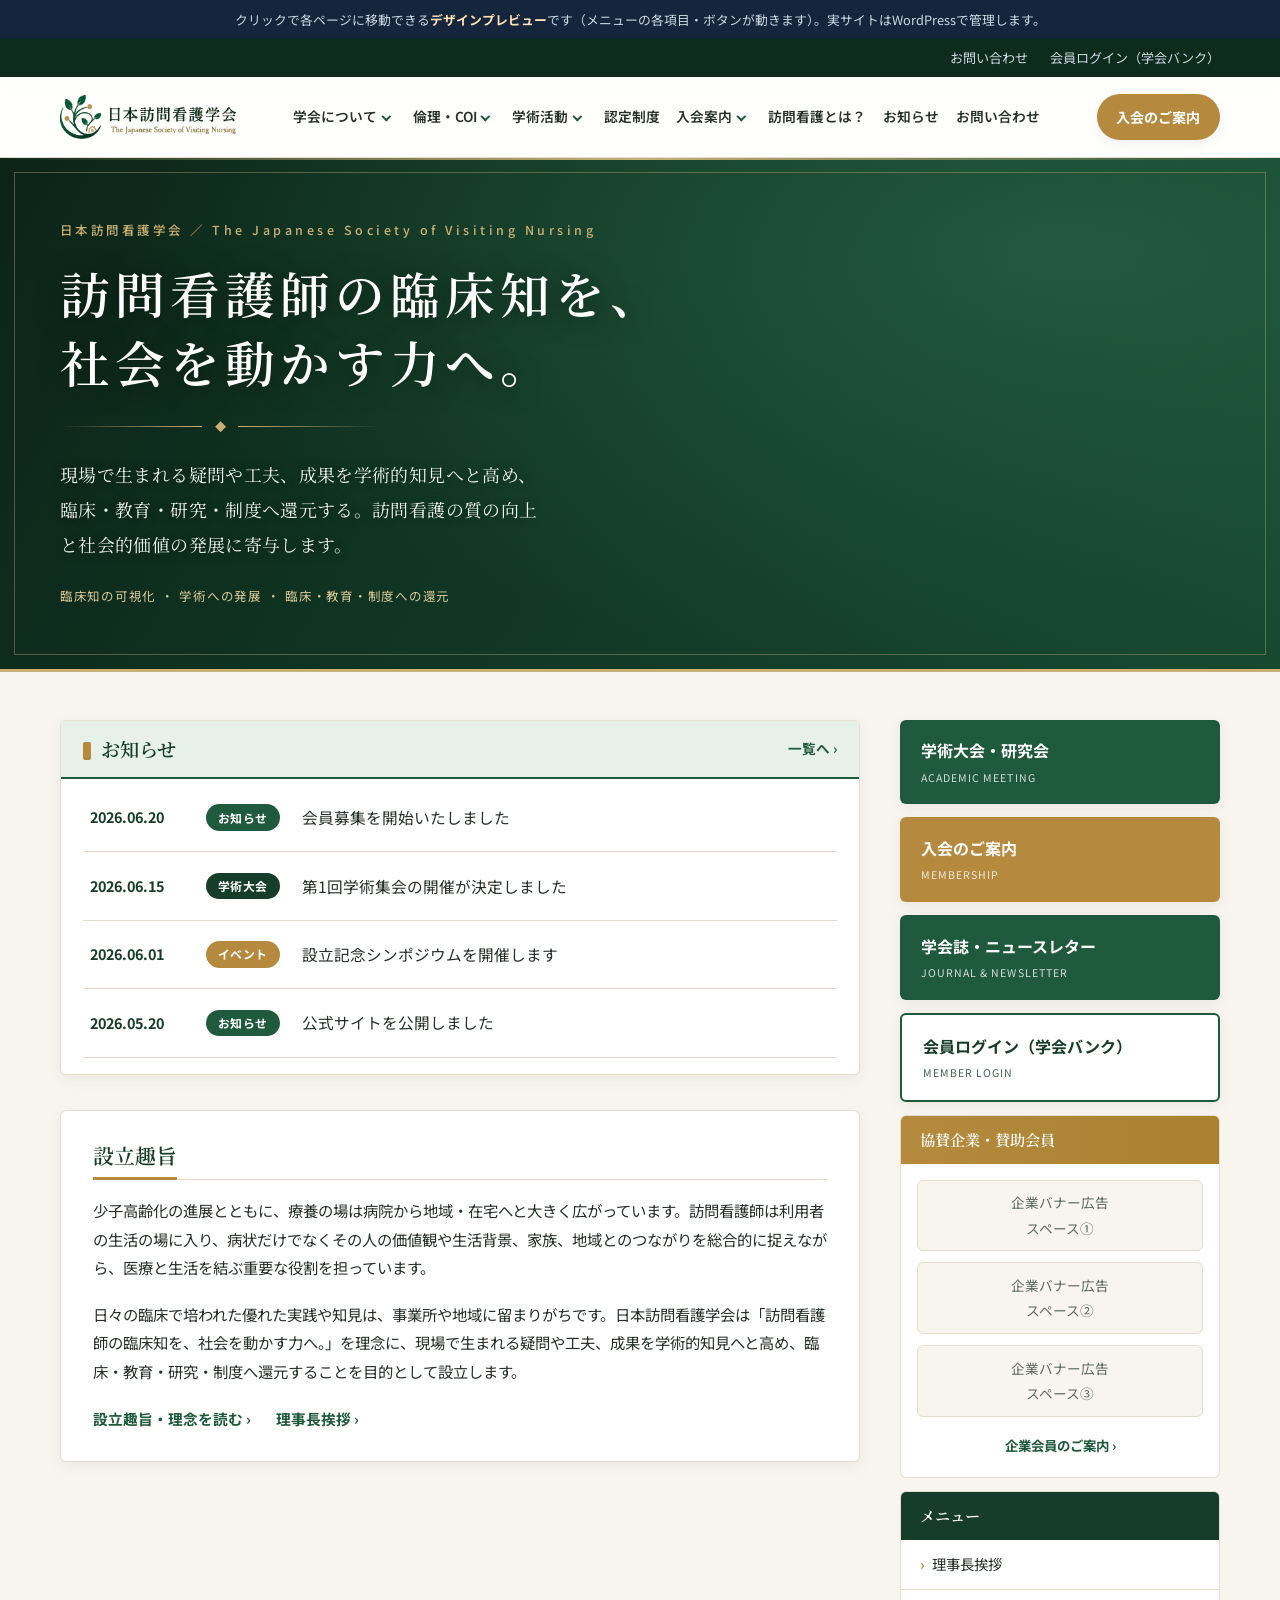
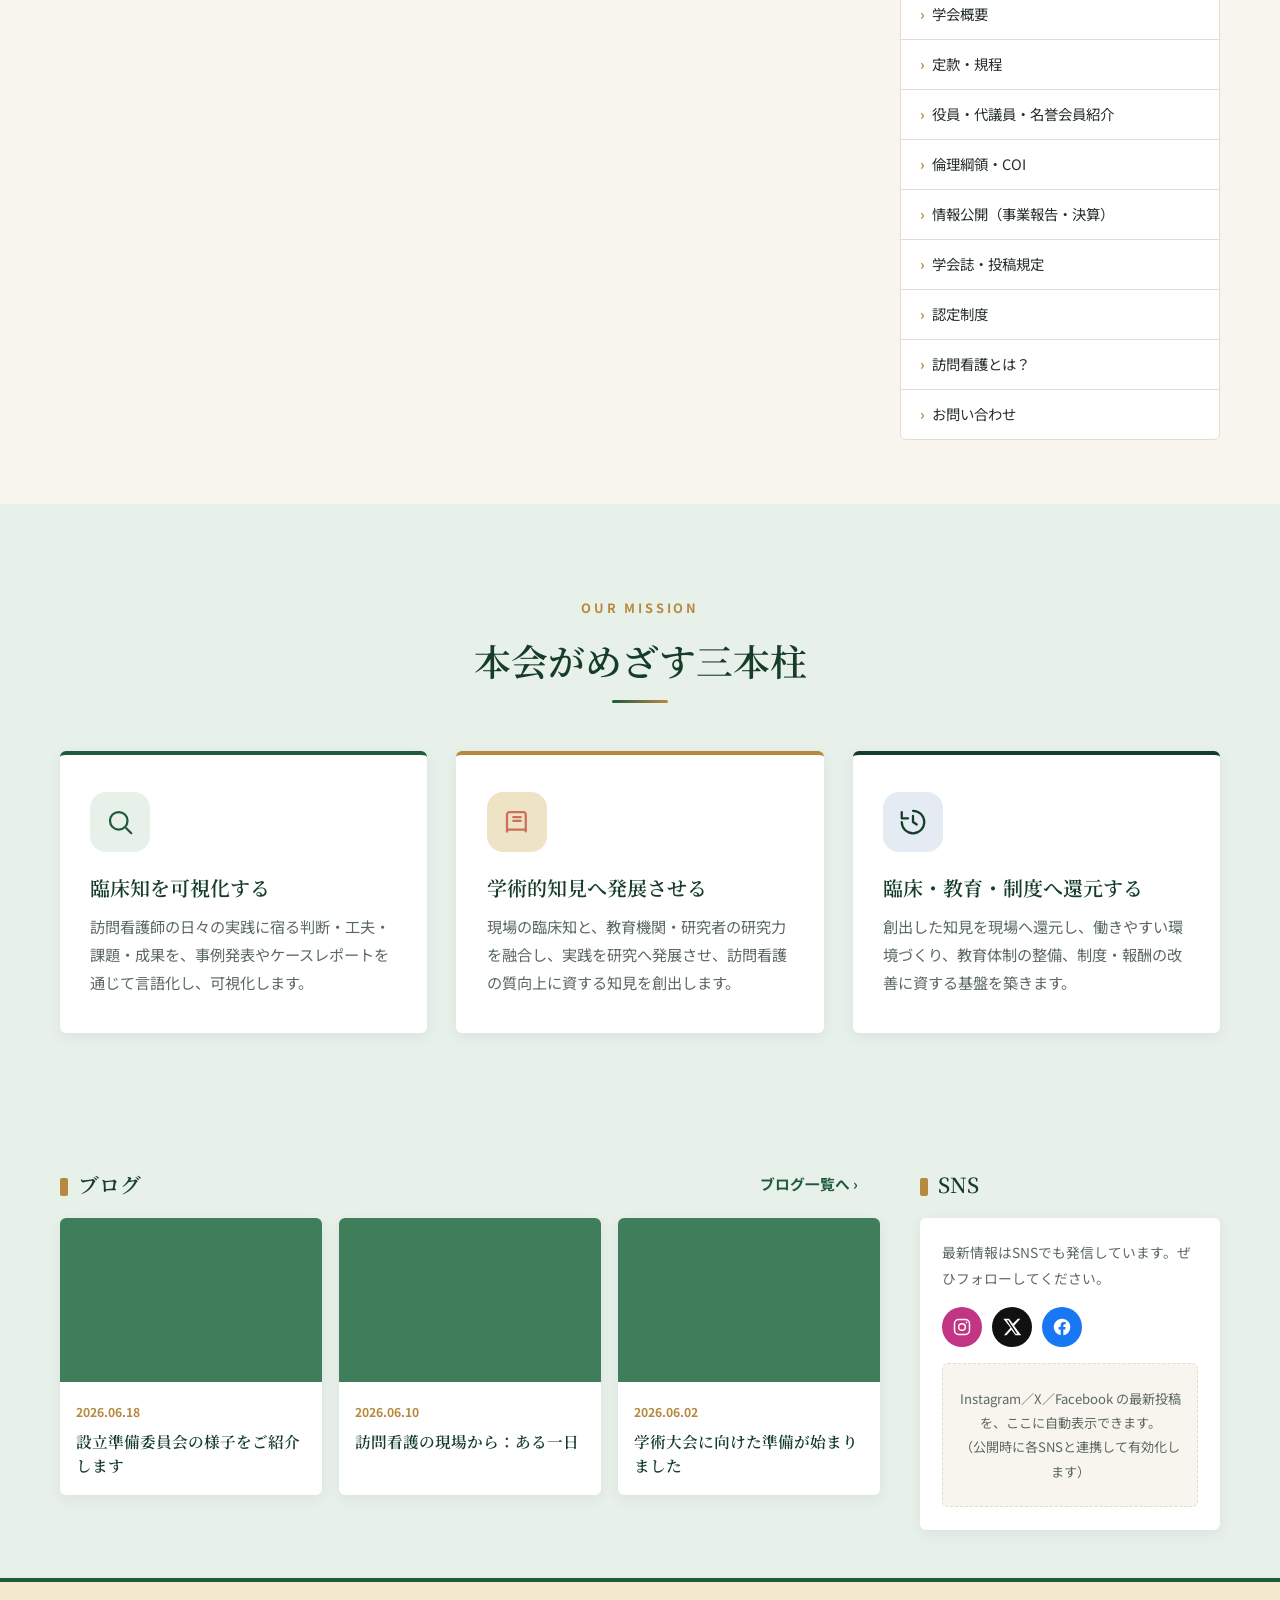
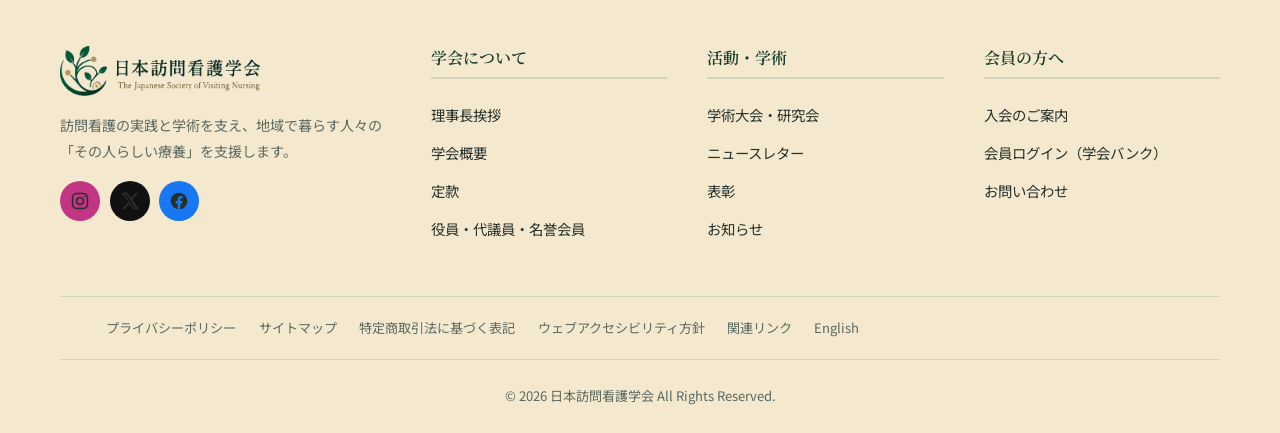
<file: design-preview/index.html>
<!doctype html>
<html lang="ja">
<head>
<meta charset="utf-8">
<meta name="viewport" content="width=device-width, initial-scale=1">
<title>日本訪問看護学会｜デザインプレビュー</title>
<link rel="preconnect" href="https://fonts.googleapis.com">
<link rel="preconnect" href="https://fonts.gstatic.com" crossorigin>
<link href="https://fonts.googleapis.com/css2?family=Noto+Sans+JP:wght@400;500;700&family=Noto+Serif+JP:wght@500;600;700&display=swap" rel="stylesheet">
<style>
/*
Theme Name: JSVN - 日本訪問看護学会
Theme URI: https://jsvn.example.jp/
Author: JSVN Web Team
Author URI: https://jsvn.example.jp/
Description: 日本訪問看護学会の公式サイト用カスタムテーマ。訪問看護の「温かさ」と学会としての「学術的な信頼感」を両立させたデザインです。WordPress 6.x 対応。
Version: 1.7.1
Requires at least: 6.0
Tested up to: 6.5
Requires PHP: 7.4
License: GNU General Public License v2 or later
License URI: http://www.gnu.org/licenses/gpl-2.0.html
Text Domain: jsvn
Tags: academic, society, healthcare, nursing, custom-menu, featured-images, translation-ready
*/

/* ==========================================================================
   1. デザイントークン（カラー・タイポグラフィの基準値）
   --------------------------------------------------------------------------
   コンセプト:
   - 看護/ケアの「温かさ」 … セージグリーン・クリーム・コーラル
   - 学会の「学術性・信頼感」 … 深いネイビー・明朝体の見出し
   ========================================================================== */
:root {
  /* Brand colors */
  /* --- 緑＋金／学術・格式寄り（ロゴに調和）--- */
  --jsvn-green:        #1f5a3c; /* 基調となる深い森グリーン（ロゴの葉の色）*/
  --jsvn-green-light:  #3f7d5b;
  --jsvn-green-soft:   #e8f0ea; /* 背景に敷く淡いグリーン */
  --jsvn-navy:         #163d29; /* 見出し・濃色面に使う最も深い緑（旧ネイビーを深緑へ）*/
  --jsvn-navy-deep:    #0e2c1d; /* フッター等の最深色 */
  --jsvn-coral:        #b58a3e; /* 温もり／格式のアクセント＝金（ロゴの実の色）*/
  --jsvn-coral-soft:   #efe3c6; /* 淡い金 */
  --jsvn-gold:         #b58a3e; /* 学術賞・格式を添えるゴールド */
  --jsvn-gold-line:    #cbb075; /* 金のヘアライン */

  /* Neutrals */
  --jsvn-cream:        #f8f5ee; /* 全体の地色（落ち着いたオフホワイト）*/
  --jsvn-paper:        #ffffff;
  --jsvn-ink:          #263029; /* 本文テキスト（わずかに緑みのある墨）*/
  --jsvn-ink-soft:     #5b6960;
  --jsvn-line:         #e4ddcd; /* 罫線 */

  /* Typography */
  --jsvn-serif: "Noto Serif JP", "Yu Mincho", "YuMincho", "Hiragino Mincho ProN", serif;
  --jsvn-sans:  "Noto Sans JP", "Hiragino Sans", "Yu Gothic", "Meiryo", sans-serif;

  /* Layout */
  --jsvn-maxw: 1160px;
  --jsvn-radius: 6px;  /* 角丸を控えめにして格式・端正な印象へ */
  --jsvn-shadow: 0 10px 34px rgba(22, 61, 41, 0.10);
  --jsvn-shadow-sm: 0 4px 14px rgba(22, 61, 41, 0.07);
}

/* ==========================================================================
   2. リセット & ベース
   ========================================================================== */
*,
*::before,
*::after { box-sizing: border-box; }

html { scroll-behavior: smooth; overflow-x: clip; } /* スマホのスライドメニュー等の横はみ出しを防止（clipは追従ヘッダーを壊さない）*/

body {
  margin: 0;
  font-family: var(--jsvn-sans);
  color: var(--jsvn-ink);
  background-color: var(--jsvn-cream);
  line-height: 1.85;
  font-size: 16px;
  -webkit-font-smoothing: antialiased;
  text-rendering: optimizeLegibility;
}

img { max-width: 100%; height: auto; display: block; }

a { color: var(--jsvn-green); text-decoration: none; transition: color .2s ease, opacity .2s ease; }
a:hover { color: var(--jsvn-navy); }

h1, h2, h3, h4 {
  font-family: var(--jsvn-serif);
  color: var(--jsvn-navy);
  line-height: 1.45;
  font-weight: 600;
  margin: 0 0 .6em;
}

p { margin: 0 0 1.2em; }

ul, ol { margin: 0 0 1.2em; padding-left: 1.4em; }

/* レイアウトの共通コンテナ */
.jsvn-container {
  width: min(92%, var(--jsvn-maxw));
  margin-inline: auto;
}

.jsvn-section { padding: 5.5rem 0; }
.jsvn-section--tight { padding: 3.5rem 0; }
.jsvn-section--green { background: var(--jsvn-green-soft); }
.jsvn-section--navy { background: var(--jsvn-navy); color: #eef2f7; }
.jsvn-section--navy h2,
.jsvn-section--navy h3 { color: #ffffff; }

/* セクション見出し（学術的な明朝＋小さなラベル）*/
.jsvn-section-head { text-align: center; margin-bottom: 3rem; }
.jsvn-section-head .jsvn-eyebrow {
  display: inline-block;
  font-family: var(--jsvn-sans);
  font-size: .8rem;
  letter-spacing: .22em;
  color: var(--jsvn-gold);
  font-weight: 700;
  margin-bottom: .9rem;
}
.jsvn-section-head h2 {
  font-size: clamp(1.6rem, 3.5vw, 2.3rem);
  margin: 0;
  position: relative;
  padding-bottom: 1rem;
}
.jsvn-section-head h2::after {
  content: "";
  position: absolute;
  left: 50%; bottom: 0;
  transform: translateX(-50%);
  width: 56px; height: 3px;
  background: linear-gradient(90deg, var(--jsvn-green), var(--jsvn-coral));
  border-radius: 3px;
}
.jsvn-section--navy .jsvn-section-head .jsvn-eyebrow { color: var(--jsvn-coral-soft); }

/* ボタン */
.jsvn-btn {
  display: inline-flex;
  align-items: center;
  gap: .5em;
  font-family: var(--jsvn-sans);
  font-weight: 700;
  font-size: .98rem;
  padding: .85em 2em;
  border-radius: 999px;
  border: 2px solid transparent;
  cursor: pointer;
  transition: transform .2s ease, box-shadow .2s ease, background .2s ease, color .2s ease;
}
.jsvn-btn--primary { background: var(--jsvn-green); color: #fff; box-shadow: var(--jsvn-shadow-sm); }
.jsvn-btn--primary:hover { background: var(--jsvn-navy); color: #fff; transform: translateY(-2px); }
.jsvn-btn--coral { background: var(--jsvn-coral); color: #fff; box-shadow: var(--jsvn-shadow-sm); }
.jsvn-btn--coral:hover { background: #c9715a; color: #fff; transform: translateY(-2px); }
.jsvn-btn--outline { background: transparent; color: var(--jsvn-navy); border-color: var(--jsvn-navy); }
.jsvn-btn--outline:hover { background: var(--jsvn-navy); color: #fff; }
.jsvn-btn--ghost-light { background: rgba(255,255,255,.12); color:#fff; border-color: rgba(255,255,255,.5); }
.jsvn-btn--ghost-light:hover { background:#fff; color: var(--jsvn-navy); }

/* ==========================================================================
   3. ヘッダー / グローバルナビ
   ========================================================================== */
.jsvn-topbar {
  background: var(--jsvn-navy-deep);
  color: #cdd7e3;
  font-size: .82rem;
}
.jsvn-topbar .jsvn-container {
  display: flex;
  justify-content: flex-end;
  align-items: center;
  gap: 1.4rem;
  min-height: 38px;
}
.jsvn-topbar a { color: #cdd7e3; }
.jsvn-topbar a:hover { color: #fff; }

/* お知らせ・ブログに投稿が無いときの案内文 */
.jsvn-feed-empty {
  margin: 0; padding: 1.4rem 1.2rem;
  color: var(--jsvn-ink-soft); font-size: .92rem;
  background: var(--jsvn-green-soft); border-radius: var(--jsvn-radius);
}

.jsvn-header {
  position: sticky;
  top: 0;
  z-index: 100;
  background: rgba(255, 255, 255, .92);
  backdrop-filter: saturate(180%) blur(8px);
  border-bottom: 1px solid var(--jsvn-line);
}
.jsvn-header__inner {
  display: flex;
  align-items: center;
  justify-content: space-between;
  gap: 1rem;
  min-height: 80px;
  flex-wrap: nowrap;
}
.jsvn-brand { flex: 0 0 auto; }
.jsvn-nav { flex: 0 1 auto; }
/* ヘッダー右のCTAボタンは省スペースに */
.jsvn-header__cta .jsvn-btn { padding: .6em 1.25em; font-size: .88rem; white-space: nowrap; }
.jsvn-brand { display: flex; align-items: center; gap: .85rem; }
.jsvn-brand__mark {
  width: 46px; height: 46px;
  flex: 0 0 auto;
  border-radius: 50%;
  background: radial-gradient(circle at 30% 30%, var(--jsvn-green-light), var(--jsvn-green));
  display: grid; place-items: center;
  color: #fff; font-family: var(--jsvn-serif); font-weight: 700; font-size: 1.2rem;
  box-shadow: inset 0 0 0 3px rgba(255,255,255,.35);
}
/* カスタマイザーからアップロードしたロゴの表示調整 */
.jsvn-brand .custom-logo-link { display: inline-flex; align-items: center; }
.jsvn-brand .custom-logo,
.jsvn-brand__img {
  height: 52px; width: auto; max-width: 280px; display: block;
}
.jsvn-brand__link { display: inline-flex; align-items: center; }
@media (max-width: 560px) {
  .jsvn-brand .custom-logo,
  .jsvn-brand__img { height: 42px; max-width: 210px; }
}

.jsvn-brand__text { line-height: 1.3; }
.jsvn-brand__name {
  font-family: var(--jsvn-serif);
  font-weight: 700;
  font-size: 1.18rem;
  color: var(--jsvn-navy);
  letter-spacing: .02em;
}
.jsvn-brand__en {
  display: block;
  font-size: .66rem;
  letter-spacing: .12em;
  color: var(--jsvn-ink-soft);
  text-transform: uppercase;
}

.jsvn-nav__menu {
  list-style: none; display: flex; gap: 1.05rem; margin: 0; padding: 0;
  align-items: center; flex-wrap: nowrap; /* 折り返さない */
}
.jsvn-nav__menu > li { position: relative; }
.jsvn-nav a {
  font-weight: 600;
  font-size: .86rem;
  color: var(--jsvn-ink);
  padding: .4em 0;
  position: relative;
  display: inline-flex; align-items: center; gap: .2em;
  white-space: nowrap; /* 項目の途中で改行しない */
}
.jsvn-nav__menu > li > a::after {
  content:""; position:absolute; left:0; bottom:-2px;
  width:0; height:2px; background: var(--jsvn-green); transition: width .25s ease;
}
.jsvn-nav a:hover { color: var(--jsvn-green); }
.jsvn-nav__menu > li > a:hover::after { width: 100%; }
.jsvn-nav .current-menu-item > a,
.jsvn-nav .current_page_item > a,
.jsvn-nav .current-page > a { color: var(--jsvn-green); }
.jsvn-nav__menu > .current-menu-item > a::after,
.jsvn-nav__menu > .current-page > a::after { width: 100%; }

/* ドロップダウン開閉ボタン（▾）— JSが親項目に自動挿入。マウス・タッチ・キーボードで操作可能 */
.jsvn-nav .caret { font-size: .62em; opacity: .7; transition: transform .2s ease; }

.jsvn-submenu-toggle {
  appearance: none; -webkit-appearance: none;
  border: 0; background: transparent; cursor: pointer;
  display: inline-flex; align-items: center; justify-content: center;
  width: 1.5em; height: 1.8em; margin-left: -.1em; padding: 0;
  color: var(--jsvn-green); line-height: 1; vertical-align: middle;
}
.jsvn-submenu-toggle__caret {
  width: .5em; height: .5em; display: inline-block; margin-top: -.18em;
  border-right: 2px solid currentColor; border-bottom: 2px solid currentColor;
  transform: rotate(45deg); transition: transform .2s ease;
}
.jsvn-submenu-toggle:hover { color: var(--jsvn-navy); }
.jsvn-nav__menu > li.is-open > .jsvn-submenu-toggle .jsvn-submenu-toggle__caret {
  transform: rotate(-135deg); margin-top: .1em;
}

.jsvn-nav .sub-menu {
  list-style: none; margin: 0; padding: .5rem 0;
  position: absolute; top: 100%; left: 0;
  min-width: 240px;
  background: #fff;
  border-radius: 12px;
  border-top: 3px solid var(--jsvn-green);
  box-shadow: var(--jsvn-shadow);
  opacity: 0; visibility: hidden; transform: translateY(8px);
  transition: opacity .2s ease, transform .2s ease, visibility .2s ease;
  z-index: 120;
}
/* クリック／タップ／キーボードで開く（全デバイス共通） */
.jsvn-nav__menu > li.is-open > .sub-menu {
  opacity: 1; visibility: visible; transform: translateY(0);
}
/* マウス（ホバー可能デバイス）ではホバーでも開く */
@media (hover: hover) and (pointer: fine) {
  .jsvn-nav__menu > li:hover > .sub-menu,
  .jsvn-nav__menu > li:focus-within > .sub-menu {
    opacity: 1; visibility: visible; transform: translateY(0);
  }
  .jsvn-nav__menu > li:hover > .jsvn-submenu-toggle .jsvn-submenu-toggle__caret {
    transform: rotate(-135deg); margin-top: .1em;
  }
}
.jsvn-nav .sub-menu li { display: block; }
.jsvn-nav .sub-menu a {
  display: block; padding: .55rem 1.3rem; font-size: .9rem; white-space: nowrap; font-weight: 500;
}
.jsvn-nav .sub-menu a::after { display: none; }
.jsvn-nav .sub-menu a:hover { background: var(--jsvn-green-soft); color: var(--jsvn-green); }

.jsvn-header__cta { display: flex; align-items: center; gap: .8rem; }

/* ハンバーガー */
.jsvn-burger {
  display: none;
  width: 44px; height: 44px;
  border: none; background: transparent; cursor: pointer;
  padding: 0;
}
.jsvn-burger span {
  display: block; width: 24px; height: 2px; margin: 5px auto;
  background: var(--jsvn-navy); transition: transform .3s ease, opacity .3s ease;
}
.jsvn-burger[aria-expanded="true"] span:nth-child(1) { transform: translateY(7px) rotate(45deg); }
.jsvn-burger[aria-expanded="true"] span:nth-child(2) { opacity: 0; }
.jsvn-burger[aria-expanded="true"] span:nth-child(3) { transform: translateY(-7px) rotate(-45deg); }

/* ==========================================================================
   4. ヒーロー
   ========================================================================== */
.jsvn-hero {
  position: relative;
  background:
    linear-gradient(120deg, rgba(14,44,29,.90) 0%, rgba(31,90,60,.78) 55%, rgba(31,90,60,.62) 100%),
    radial-gradient(130% 120% at 85% 12%, #d7e6dc 0%, #eef3ea 60%);
  overflow: hidden;
}
/* 金のヘアラインで格式を添える */
.jsvn-hero::before {
  content: ""; position: absolute; left: 0; right: 0; top: 0; height: 3px;
  background: linear-gradient(90deg, transparent, var(--jsvn-gold-line), transparent);
  z-index: 2;
}
.jsvn-hero__inner {
  display: grid;
  grid-template-columns: 1.05fr .95fr;
  gap: 3rem;
  align-items: center;
  padding: 5.5rem 0 6rem;
}
.jsvn-hero__copy { color: #fff; }
.jsvn-hero__badge {
  display: inline-flex; align-items:center; gap:.5em;
  background: rgba(255,255,255,.16);
  border: 1px solid rgba(255,255,255,.35);
  border-radius: 999px;
  padding: .4em 1.1em;
  font-size: .8rem; letter-spacing: .12em; font-weight: 600;
  margin-bottom: 1.4rem;
}
.jsvn-hero h1 {
  color: #fff;
  font-size: clamp(2rem, 5vw, 3.1rem);
  line-height: 1.4;
  margin: 0 0 1rem;
  text-shadow: 0 2px 16px rgba(20,37,60,.25);
}
.jsvn-hero h1 .accent { color: #ffe2b8; }
.jsvn-hero__lead {
  font-size: 1.08rem;
  color: #f1f5f2;
  max-width: 30em;
  margin-bottom: 2rem;
}
.jsvn-hero__actions { display: flex; flex-wrap: wrap; gap: 1rem; }

.jsvn-hero__card {
  background: rgba(255,255,255,.94);
  border-radius: 16px;
  padding: 2rem;
  box-shadow: var(--jsvn-shadow);
}
.jsvn-hero__card h3 {
  font-size: 1.15rem; margin-bottom: 1.2rem;
  display:flex; align-items:center; gap:.5em;
}
.jsvn-hero__card ul { list-style:none; margin:0; padding:0; }
.jsvn-hero__card li {
  display:flex; gap:.8rem; padding:.7rem 0;
  border-bottom:1px dashed var(--jsvn-line);
  font-size:.94rem;
}
.jsvn-hero__card li:last-child { border-bottom:none; }
.jsvn-hero__card .date {
  flex:0 0 auto; color:var(--jsvn-green); font-weight:700; font-family:var(--jsvn-sans);
  font-size:.82rem; min-width: 5.2em;
}

/* 装飾の波（ヒーロー下端）*/
.jsvn-hero__wave { display:block; width:100%; height:auto; margin-bottom:-6px; }

/* ==========================================================================
   5. ご挨拶 / ミッション
   ========================================================================== */
.jsvn-mission__grid {
  display: grid;
  grid-template-columns: 1fr 1.1fr;
  gap: 3.5rem;
  align-items: center;
}
.jsvn-mission__visual {
  background: linear-gradient(160deg, var(--jsvn-green-soft), #fff);
  border-radius: var(--jsvn-radius);
  padding: 2.5rem;
  box-shadow: var(--jsvn-shadow-sm);
  position: relative;
}
.jsvn-mission__visual blockquote {
  margin:0; font-family: var(--jsvn-serif);
  font-size: 1.4rem; line-height: 1.9; color: var(--jsvn-navy);
}
.jsvn-mission__visual cite {
  display:block; margin-top:1.4rem; font-style:normal;
  font-size:.9rem; color: var(--jsvn-ink-soft);
}
.jsvn-mission__body h2 { font-size: clamp(1.5rem, 3vw, 2.1rem); }
.jsvn-mission__body .lead { font-size:1.05rem; color:var(--jsvn-ink); }

/* ==========================================================================
   6. 3つの柱（特徴カード）
   ========================================================================== */
.jsvn-pillars {
  display: grid;
  grid-template-columns: repeat(3, 1fr);
  gap: 1.8rem;
}
.jsvn-pillar {
  background: var(--jsvn-paper);
  border-radius: var(--jsvn-radius);
  padding: 2.3rem 1.9rem;
  box-shadow: var(--jsvn-shadow-sm);
  border-top: 4px solid var(--jsvn-green);
  transition: transform .25s ease, box-shadow .25s ease;
}
.jsvn-pillar:nth-child(2) { border-top-color: var(--jsvn-coral); }
.jsvn-pillar:nth-child(3) { border-top-color: var(--jsvn-navy); }
.jsvn-pillar:hover { transform: translateY(-6px); box-shadow: var(--jsvn-shadow); }
.jsvn-pillar__icon {
  width: 60px; height: 60px; border-radius: 16px;
  display:grid; place-items:center; margin-bottom:1.3rem;
  background: var(--jsvn-green-soft); color: var(--jsvn-green);
}
.jsvn-pillar:nth-child(2) .jsvn-pillar__icon { background: var(--jsvn-coral-soft); color:#c9715a; }
.jsvn-pillar:nth-child(3) .jsvn-pillar__icon { background:#e4ebf3; color: var(--jsvn-navy); }
.jsvn-pillar__icon svg { width: 30px; height: 30px; }
.jsvn-pillar h3 { font-size: 1.25rem; margin-bottom:.6rem; }
.jsvn-pillar p { font-size:.95rem; color: var(--jsvn-ink-soft); margin:0; }

/* ==========================================================================
   7. お知らせ
   ========================================================================== */
.jsvn-news__list { display:flex; flex-direction:column; gap:0; }
.jsvn-news__item {
  display:flex; align-items:center; gap:1.4rem;
  padding:1.2rem .4rem;
  border-bottom:1px solid var(--jsvn-line);
}
.jsvn-news__item:first-child { border-top:1px solid var(--jsvn-line); }
.jsvn-news__date {
  flex:0 0 auto; font-weight:700; color:var(--jsvn-navy);
  font-size:.9rem; min-width:6.5em;
}
.jsvn-news__cat {
  flex:0 0 auto;
  font-size:.74rem; font-weight:700; letter-spacing:.05em;
  color:#fff; background:var(--jsvn-green);
  padding:.2em 1em; border-radius:999px; min-width:6em; text-align:center;
}
.jsvn-news__cat--event { background: var(--jsvn-coral); }
.jsvn-news__cat--academic { background: var(--jsvn-navy); }
.jsvn-news__title { font-size:.98rem; color:var(--jsvn-ink); margin:0; }
.jsvn-news__item:hover .jsvn-news__title { color: var(--jsvn-green); }
.jsvn-news__more { text-align:center; margin-top:2.5rem; }

/* ==========================================================================
   8. 入会案内 CTA
   ========================================================================== */
.jsvn-join { position: relative; overflow:hidden; }
.jsvn-join .jsvn-container { position:relative; z-index:1; }
.jsvn-join__grid {
  display:grid; grid-template-columns: 1.2fr 1fr; gap:3rem; align-items:center;
}
.jsvn-join h2 { color:#fff; font-size: clamp(1.6rem, 3.5vw, 2.4rem); }
.jsvn-join p { color:#dfe7f0; }
.jsvn-join__benefits { list-style:none; margin:1.6rem 0 2rem; padding:0; }
.jsvn-join__benefits li {
  display:flex; gap:.8rem; align-items:flex-start; padding:.5rem 0; color:#eef2f7;
}
.jsvn-join__benefits li::before {
  content:"✓"; color: var(--jsvn-coral); font-weight:900; flex:0 0 auto;
}
.jsvn-join__card {
  background:#fff; border-radius:16px; padding:2.4rem; text-align:center;
  box-shadow: var(--jsvn-shadow);
}
.jsvn-join__card .price { font-family:var(--jsvn-serif); }
.jsvn-join__card .price strong { font-size:2.4rem; color:var(--jsvn-green); }
.jsvn-join__card .note { font-size:.82rem; color:var(--jsvn-ink-soft); }

/* ==========================================================================
   8b. トップページ（学会サイト型：メインビジュアル＋2カラム）
   ========================================================================== */
/* メインビジュアル（スライドショー・高級感）*/
.jsvn-visual {
  position: relative; overflow: hidden; color: #fff;
  background: #0e2c1d; border-bottom: 3px solid var(--jsvn-gold-line);
}
/* 画像未登録時：深緑のグラデーション背景で上品に見せる */
.jsvn-visual--plain {
  background:
    radial-gradient(120% 140% at 82% 18%, rgba(46,110,78,.55) 0%, rgba(14,44,29,0) 60%),
    linear-gradient(120deg, #0c2418 0%, #123a26 55%, #17492f 100%);
}
.jsvn-visual--plain .jsvn-visual__scrim { background: none; }
/* スライド層 */
.jsvn-slides { position: absolute; inset: 0; z-index: 0; }
.jsvn-slide {
  position: absolute; inset: 0; background-size: cover; background-position: center;
  opacity: 0; transition: opacity 1.4s ease; transform: scale(1.04);
}
.jsvn-slide.is-active { opacity: 1; animation: jsvnKen 8s ease forwards; }
@keyframes jsvnKen { from { transform: scale(1.04); } to { transform: scale(1.12); } }
/* 文字可読性のためのスクリム */
.jsvn-visual__scrim {
  position: absolute; inset: 0; z-index: 1; pointer-events: none;
  background: linear-gradient(90deg, rgba(11,36,24,.86) 0%, rgba(11,36,24,.55) 40%, rgba(11,36,24,.15) 72%, rgba(11,36,24,0) 100%);
}
.jsvn-visual::after { /* 金の上辺ライン */
  content: ""; position: absolute; left: 0; right: 0; top: 0; height: 2px; z-index: 3;
  background: linear-gradient(90deg, transparent, var(--jsvn-gold-line), transparent);
}
.jsvn-visual::before { /* 金の細枠（品格）*/
  content: ""; position: absolute; inset: 14px; z-index: 3; pointer-events: none;
  border: 1px solid rgba(203, 176, 117, .38);
}
.jsvn-visual__inner { position: relative; z-index: 2; min-height: 440px; display: flex; align-items: center; }
.jsvn-visual__copy { padding: 3.8rem 0; max-width: 40rem; }
.jsvn-visual__en {
  color: var(--jsvn-gold-line); letter-spacing: .28em; font-size: .78rem; font-weight: 500;
  margin: 0 0 1rem; text-transform: none;
}
.jsvn-visual__title {
  font-family: var(--jsvn-serif);
  color: #fff; font-size: clamp(2rem, 4.6vw, 3.1rem); margin: 0; line-height: 1.4;
  letter-spacing: .1em; font-weight: 600; text-shadow: 0 2px 26px rgba(0,0,0,.5);
}
.jsvn-visual__rule { display: flex; align-items: center; gap: .8rem; margin: 1.2rem 0 1.3rem; max-width: 20rem; }
.jsvn-visual__rule span { height: 1px; flex: 1; background: linear-gradient(90deg, transparent, var(--jsvn-gold-line)); }
.jsvn-visual__rule span:last-child { background: linear-gradient(90deg, var(--jsvn-gold-line), transparent); }
.jsvn-visual__rule i { color: var(--jsvn-gold-line); font-style: normal; font-size: .7rem; }
.jsvn-visual__lead {
  font-family: var(--jsvn-serif); color: #eef4ef; margin: 0 0 1.4rem; font-size: 1.12rem;
  line-height: 1.95; max-width: 27em; letter-spacing: .02em; text-shadow: 0 1px 12px rgba(0,0,0,.4);
}
.jsvn-visual__est { margin: 0; font-size: .78rem; letter-spacing: .14em; color: rgba(230, 211, 160, .95); }
/* ドット（スライド操作）*/
.jsvn-visual__dots { position: absolute; z-index: 3; left: 0; right: 0; bottom: 20px; display: flex; gap: .55rem; justify-content: center; }
.jsvn-dot {
  width: 11px; height: 11px; border-radius: 50%; border: 1px solid rgba(255,255,255,.7);
  background: transparent; cursor: pointer; padding: 0; transition: background .2s ease, transform .2s ease;
}
.jsvn-dot.is-active { background: var(--jsvn-gold-line); border-color: var(--jsvn-gold-line); transform: scale(1.15); }

@media (max-width: 820px) {
  .jsvn-visual__inner { min-height: 340px; }
  .jsvn-visual__scrim { background: linear-gradient(180deg, rgba(11,36,24,.55), rgba(11,36,24,.75)); }
  .jsvn-visual__copy { text-align: center; padding: 3rem 0; margin-inline: auto; }
  .jsvn-visual__lead { margin-inline: auto; }
  .jsvn-visual__rule { margin-inline: auto; }
}

/* 2カラム */
.jsvn-home { padding: 3rem 0 4rem; }
.jsvn-home__grid { display: grid; grid-template-columns: 1fr 320px; gap: 2.5rem; align-items: start; }
.jsvn-home__main { min-width: 0; }

/* お知らせボックス */
.jsvn-newsbox {
  background: #fff; border: 1px solid var(--jsvn-line); border-radius: var(--jsvn-radius);
  overflow: hidden; box-shadow: var(--jsvn-shadow-sm); margin-bottom: 2.2rem;
}
.jsvn-newsbox__head {
  display: flex; align-items: center; justify-content: space-between;
  padding: .9rem 1.4rem; background: var(--jsvn-green-soft); border-bottom: 2px solid var(--jsvn-green);
}
.jsvn-newsbox__head h2 { margin: 0; font-size: 1.2rem; color: var(--jsvn-navy); }
.jsvn-newsbox__head h2::before {
  content: ""; display: inline-block; width: 8px; height: 18px; background: var(--jsvn-gold);
  margin-right: .6rem; vertical-align: -3px; border-radius: 2px;
}
.jsvn-newsbox__all { font-size: .85rem; font-weight: 700; }
.jsvn-newsbox .jsvn-news__list { padding: .3rem 1.4rem 1rem; }
.jsvn-newsbox .jsvn-news__item:first-child { border-top: none; }

/* ごあいさつ */
.jsvn-home-about {
  background: #fff; border: 1px solid var(--jsvn-line); border-radius: var(--jsvn-radius);
  padding: 1.8rem 2rem; box-shadow: var(--jsvn-shadow-sm);
}
.jsvn-home-h2 {
  font-size: 1.3rem; margin: 0 0 1rem; padding-bottom: .6rem;
  border-bottom: 1px solid var(--jsvn-line); position: relative;
}
.jsvn-home-h2::after {
  content: ""; position: absolute; left: 0; bottom: -1px; width: 84px; height: 3px; background: var(--jsvn-gold);
}
.jsvn-home-about p { font-size: .96rem; }
.jsvn-textlink { font-weight: 700; font-size: .92rem; margin-right: 1.4rem; white-space: nowrap; }

/* サイド：バナー */
.jsvn-home__side { display: flex; flex-direction: column; gap: .85rem; }
.jsvn-sidebanner {
  display: flex; flex-direction: column; gap: .1rem; padding: 1.05rem 1.3rem;
  background: var(--jsvn-green); color: #fff; border-radius: var(--jsvn-radius);
  box-shadow: var(--jsvn-shadow-sm); transition: transform .2s ease, background .2s ease;
}
.jsvn-sidebanner:hover { transform: translateX(3px); background: var(--jsvn-navy); color: #fff; }
.jsvn-sidebanner__label { font-weight: 700; font-size: 1rem; }
.jsvn-sidebanner__en { font-size: .66rem; letter-spacing: .1em; opacity: .8; }
.jsvn-sidebanner--gold { background: var(--jsvn-gold); }
.jsvn-sidebanner--gold:hover { background: #9c7532; }
.jsvn-sidebanner--login { background: #fff; color: var(--jsvn-navy); border: 2px solid var(--jsvn-green); }
.jsvn-sidebanner--login:hover { background: var(--jsvn-green-soft); color: var(--jsvn-navy); }

/* サイド：協賛企業・企業バナー枠 */
.jsvn-sponsors { border: 1px solid var(--jsvn-line); border-radius: var(--jsvn-radius); background: #fff; overflow: hidden; }
.jsvn-sponsors__head {
  margin: 0; padding: .8rem 1.2rem; font-size: .95rem; color: #fff;
  background: linear-gradient(90deg, var(--jsvn-gold), #a9812f);
}
.jsvn-sponsors__body { padding: 1rem; display: flex; flex-direction: column; gap: .7rem; }
.jsvn-sponsor {
  display: grid; place-items: center; min-height: 66px; padding: .6rem 1rem;
  border: 1px solid var(--jsvn-line); border-radius: 6px; background: var(--jsvn-cream);
  color: var(--jsvn-ink-soft); font-size: .85rem; text-align: center; transition: box-shadow .2s ease, transform .2s ease;
}
.jsvn-sponsor:hover { box-shadow: var(--jsvn-shadow-sm); transform: translateY(-2px); color: var(--jsvn-green); }
.jsvn-sponsor img { max-height: 48px; width: auto; }
.jsvn-sponsors__more { display: block; text-align: center; padding: .3rem 0 .2rem; font-size: .84rem; font-weight: 700; }
.jsvn-sponsors__empty { margin: 0; font-size: .82rem; color: var(--jsvn-ink-soft); line-height: 1.7; }

/* 協賛バナー（小さめ・2列グリッド） */
.jsvn-sponsorlist { display: grid; grid-template-columns: 1fr 1fr; gap: .5rem; }
.jsvn-sponsorlist__item {
  display: flex; align-items: center; justify-content: center;
  padding: .45rem; background: #fff;
  border: 1px solid var(--jsvn-line); border-radius: var(--jsvn-radius);
  transition: box-shadow .2s ease, transform .2s ease;
}
.jsvn-sponsorlist__item:hover { box-shadow: var(--jsvn-shadow-sm); transform: translateY(-2px); }
.jsvn-sponsorlist__item img { max-height: 34px; width: auto; }

/* サイドバー：最新のブログ */
.jsvn-miniposts { list-style: none; margin: 0; padding: 0; }
.jsvn-miniposts li { border-bottom: 1px dashed var(--jsvn-line); }
.jsvn-miniposts li:last-child { border-bottom: none; }
.jsvn-miniposts a { display: block; padding: .5rem 0; }
.jsvn-miniposts__date { display: block; font-size: .72rem; letter-spacing: .04em; color: var(--jsvn-gold); font-weight: 700; }
.jsvn-miniposts__title { display: block; font-size: .9rem; color: var(--jsvn-ink); line-height: 1.6; }
.jsvn-miniposts a:hover .jsvn-miniposts__title { color: var(--jsvn-green); }

/* ==========================================================================
   YouTube動画カルーセル（トップ中央）
   ========================================================================== */
.jsvn-ytsec { margin-top: 2.6rem; }
.jsvn-yt { position: relative; }
.jsvn-yt__viewport { overflow: hidden; border-radius: var(--jsvn-radius); box-shadow: var(--jsvn-shadow-sm); background: #000; }
.jsvn-yt__track { display: flex; transition: transform .5s cubic-bezier(.4, 0, .2, 1); }
.jsvn-yt__slide { min-width: 100%; }
.jsvn-yt__play {
  display: block; position: relative; width: 100%; padding: 0; border: 0;
  background: #000; cursor: pointer; aspect-ratio: 16 / 9;
}
.jsvn-yt__play img { width: 100%; height: 100%; object-fit: cover; opacity: .82; transition: opacity .25s ease, transform .4s ease; }
.jsvn-yt__play:hover img { opacity: 1; transform: scale(1.02); }
.jsvn-yt__btn {
  position: absolute; left: 50%; top: 50%; transform: translate(-50%, -50%);
  width: 74px; height: 52px; border-radius: 14px; background: rgba(31, 90, 60, .88);
  box-shadow: 0 6px 20px rgba(0, 0, 0, .35); transition: background .2s ease, transform .2s ease;
}
.jsvn-yt__btn::before {
  content: ""; position: absolute; left: 53%; top: 50%; transform: translate(-50%, -50%);
  border-style: solid; border-width: 11px 0 11px 19px; border-color: transparent transparent transparent #fff;
}
.jsvn-yt__play:hover .jsvn-yt__btn { background: var(--jsvn-coral); transform: translate(-50%, -50%) scale(1.06); }
.jsvn-yt__frame { position: relative; width: 100%; aspect-ratio: 16 / 9; }
.jsvn-yt__frame iframe { position: absolute; inset: 0; width: 100%; height: 100%; border: 0; }
.jsvn-yt__nav {
  position: absolute; top: calc(50% - 1.2rem); transform: translateY(-50%); z-index: 3;
  width: 40px; height: 40px; border-radius: 50%; border: 0;
  background: rgba(255, 255, 255, .92); color: var(--jsvn-navy);
  font-size: 1.5rem; line-height: 1; cursor: pointer; box-shadow: var(--jsvn-shadow-sm);
  display: flex; align-items: center; justify-content: center;
}
.jsvn-yt__nav--prev { left: 10px; }
.jsvn-yt__nav--next { right: 10px; }
.jsvn-yt__nav:hover { background: #fff; color: var(--jsvn-green); }
.jsvn-yt__dots { display: flex; justify-content: center; gap: .5rem; margin-top: .9rem; }
.jsvn-yt__dot { width: 9px; height: 9px; border-radius: 50%; border: 0; background: var(--jsvn-line); cursor: pointer; padding: 0; transition: background .2s ease, transform .2s ease; }
.jsvn-yt__dot.is-active { background: var(--jsvn-green); transform: scale(1.25); }

/* 学術集会フライヤー */
.jsvn-flyer { margin-top: 2.6rem; }
.jsvn-flyer__img,
.jsvn-flyer__link img { width: 100%; border-radius: var(--jsvn-radius); box-shadow: var(--jsvn-shadow-sm); border: 1px solid var(--jsvn-line); }
.jsvn-flyer__link { display: block; transition: transform .2s ease, box-shadow .2s ease; }
.jsvn-flyer__link:hover { transform: translateY(-2px); }

/* サイド：サブメニュー */
.jsvn-sidemenu { border: 1px solid var(--jsvn-line); border-radius: var(--jsvn-radius); background: #fff; overflow: hidden; }
.jsvn-sidemenu h3 { margin: 0; padding: .8rem 1.2rem; background: var(--jsvn-navy); color: #fff; font-size: .95rem; }
.jsvn-sidemenu ul { list-style: none; margin: 0; padding: 0; }
.jsvn-sidemenu li { border-bottom: 1px solid var(--jsvn-line); }
.jsvn-sidemenu li:last-child { border-bottom: none; }
.jsvn-sidemenu a { display: block; padding: .7rem 1.2rem; font-size: .9rem; color: var(--jsvn-ink); }
.jsvn-sidemenu a::before { content: "›"; color: var(--jsvn-gold); margin-right: .5em; font-weight: 700; }
.jsvn-sidemenu a:hover { background: var(--jsvn-green-soft); color: var(--jsvn-green); }

@media (max-width: 820px) {
  .jsvn-home__grid { grid-template-columns: 1fr; }
}

/* ==========================================================================
   8c. 役員名簿（顔写真＋所属＋資格＋経歴）
   ========================================================================== */
.jsvn-officer-role-h {
  font-size: 1.3rem; color: var(--jsvn-navy); margin: 2.2rem 0 1.1rem;
  padding: .4rem 0 .4rem 1rem; border-left: 6px solid var(--jsvn-green);
  background: linear-gradient(90deg, var(--jsvn-green-soft), transparent);
  display: flex; align-items: baseline; gap: .8rem;
}
.jsvn-officer-role-h span { font-size: .8rem; color: var(--jsvn-gold); font-weight: 700; }
.jsvn-officers { display: grid; grid-template-columns: repeat(2, 1fr); gap: 1.3rem; margin-bottom: 1.5rem; }
.jsvn-officer {
  display: flex; gap: 1.2rem; background: #fff; border: 1px solid var(--jsvn-line);
  border-radius: var(--jsvn-radius); padding: 1.2rem; box-shadow: var(--jsvn-shadow-sm);
}
.jsvn-officer__photo { flex: 0 0 92px; width: 92px; }
.jsvn-officer__photo img,
.jsvn-officer__noimg {
  display: block; width: 92px; height: 116px; object-fit: cover;
  border-radius: 4px; background: var(--jsvn-green-soft);
}
/* 写真が無いときの人物シルエット */
.jsvn-officer__noimg {
  position: relative; border: 1px dashed var(--jsvn-line);
}
.jsvn-officer__noimg::before {
  content: ""; position: absolute; left: 50%; top: 30%; transform: translateX(-50%);
  width: 30px; height: 30px; border-radius: 50%; background: #c7d6cc;
}
.jsvn-officer__noimg::after {
  content: ""; position: absolute; left: 50%; bottom: 14%; transform: translateX(-50%);
  width: 52px; height: 34px; border-radius: 26px 26px 0 0; background: #c7d6cc;
}
.jsvn-officer__body { min-width: 0; }
.jsvn-officer__role { font-size: .72rem; font-weight: 700; color: #fff; background: var(--jsvn-green); display: inline-block; padding: .1em .8em; border-radius: 999px; margin: 0 0 .4rem; }
.jsvn-officer__name { font-size: 1.2rem; margin: 0 0 .3rem; }
.jsvn-officer__affil { font-size: .85rem; color: var(--jsvn-ink-soft); margin: 0 0 .4rem; }
.jsvn-officer__license { font-size: .82rem; color: var(--jsvn-ink); margin: 0 0 .5rem; }
.jsvn-officer__license span { background: var(--jsvn-coral-soft); color: #8a6a24; font-weight: 700; padding: .1em .6em; border-radius: 4px; margin-right: .5em; font-size: .72rem; }
.jsvn-officer__bio { font-size: .84rem; color: var(--jsvn-ink-soft); line-height: 1.7; }
.jsvn-officer__bio p { margin: 0; }

/* 理事長：2人分の横幅を使い、経歴欄を広く */
.jsvn-officer--lead {
  grid-column: 1 / -1;
  gap: 1.8rem; padding: 1.8rem;
  border: 1px solid var(--jsvn-line); border-top: 4px solid var(--jsvn-gold);
  background: linear-gradient(180deg, #fff, var(--jsvn-cream));
}
.jsvn-officer--lead .jsvn-officer__photo { flex: 0 0 150px; width: 150px; }
.jsvn-officer--lead .jsvn-officer__photo img,
.jsvn-officer--lead .jsvn-officer__noimg { width: 150px; height: 190px; }
.jsvn-officer--lead .jsvn-officer__role { font-size: .8rem; padding: .18em 1em; }
.jsvn-officer--lead .jsvn-officer__name { font-size: 1.7rem; }
.jsvn-officer--lead .jsvn-officer__affil { font-size: .95rem; }
.jsvn-officer--lead .jsvn-officer__license { font-size: .9rem; }
.jsvn-officer--lead .jsvn-officer__bio { font-size: .95rem; line-height: 2; margin-top: .8rem; color: var(--jsvn-ink); }

@media (max-width: 680px) {
  .jsvn-officers { grid-template-columns: 1fr; }
  .jsvn-officer--lead { flex-direction: column; text-align: center; }
  .jsvn-officer--lead .jsvn-officer__photo { margin: 0 auto; }
  .jsvn-officer--lead .jsvn-officer__bio { text-align: left; }
}

/* ==========================================================================
   8d. ブログ & SNS
   ========================================================================== */
.jsvn-blogsns { background: var(--jsvn-green-soft); padding: 3rem 0; }
.jsvn-blogsns__grid { display: grid; grid-template-columns: 1fr 300px; gap: 2.5rem; align-items: start; }
.jsvn-blog__head, .jsvn-social__head {
  display: flex; align-items: center; justify-content: space-between; margin-bottom: 1.2rem;
}
.jsvn-blog__head h2, .jsvn-social__head h2 {
  margin: 0; font-size: 1.3rem; color: var(--jsvn-navy);
}
.jsvn-blog__head h2::before, .jsvn-social__head h2::before {
  content: ""; display: inline-block; width: 8px; height: 18px; background: var(--jsvn-gold);
  margin-right: .6rem; vertical-align: -3px; border-radius: 2px;
}
.jsvn-blog__list { display: grid; grid-template-columns: repeat(3, 1fr); gap: 1.1rem; }
.jsvn-blogcard { background: #fff; border-radius: var(--jsvn-radius); overflow: hidden; box-shadow: var(--jsvn-shadow-sm); display: flex; flex-direction: column; }
.jsvn-blogcard__thumb { aspect-ratio: 16/10; background: var(--jsvn-green-light); overflow: hidden; }
.jsvn-blogcard__thumb img { width: 100%; height: 100%; object-fit: cover; }
.jsvn-blogcard__body { padding: .9rem 1rem 1.1rem; }
.jsvn-blogcard__date { font-size: .76rem; color: var(--jsvn-gold); font-weight: 700; }
.jsvn-blogcard h3 { font-size: .98rem; margin: .3rem 0 0; line-height: 1.5; }

/* SNS 縦積みカード */
.jsvn-social__card { background: #fff; border-radius: var(--jsvn-radius); padding: 1.4rem; box-shadow: var(--jsvn-shadow-sm); }
.jsvn-social__note { font-size: .86rem; color: var(--jsvn-ink-soft); margin: 0 0 1rem; }
.jsvn-social__embed {
  border: 1px dashed var(--jsvn-line); border-radius: 6px; padding: 1.4rem 1rem; text-align: center;
  color: var(--jsvn-ink-soft); font-size: .82rem; background: var(--jsvn-cream); margin-top: 1rem;
}

/* SNSアイコン共通 */
.jsvn-sns { display: flex; gap: .6rem; }
.jsvn-sns__link {
  display: grid; place-items: center; width: 40px; height: 40px; border-radius: 50%;
  background: var(--jsvn-green); color: #fff; transition: transform .2s ease, background .2s ease;
}
.jsvn-sns__link:hover { transform: translateY(-3px); color: #fff; }
.jsvn-sns__link svg { width: 20px; height: 20px; }
.jsvn-sns__link--instagram { background: #c13584; }
.jsvn-sns__link--x { background: #111; }
.jsvn-sns__link--facebook { background: #1877f2; }
.jsvn-sns__link--youtube { background: #ff0000; }
.jsvn-footer .jsvn-sns { margin-top: 1.1rem; }

@media (max-width: 900px) {
  .jsvn-blogsns__grid { grid-template-columns: 1fr; }
  .jsvn-blog__list { grid-template-columns: 1fr 1fr; }
}
@media (max-width: 560px) { .jsvn-blog__list { grid-template-columns: 1fr; } }

/* ==========================================================================
   8e. 会員数マップ（都道府県別）
   ========================================================================== */
.jsvn-members__stats { display: grid; grid-template-columns: repeat(3, 1fr); gap: 1rem; margin-bottom: 2rem; }
.jsvn-mstat { background: #fff; border: 1px solid var(--jsvn-line); border-top: 4px solid var(--jsvn-green); border-radius: 8px; padding: 1.3rem; text-align: center; box-shadow: var(--jsvn-shadow-sm); }
.jsvn-mstat--gold { border-top-color: var(--jsvn-gold); }
.jsvn-mstat__n { display: block; font-family: var(--jsvn-serif); font-size: 2.4rem; font-weight: 600; color: var(--jsvn-green); line-height: 1; }
.jsvn-mstat--gold .jsvn-mstat__n { color: #a9812f; }
.jsvn-mstat__n small { font-size: 1rem; margin-left: .2em; color: var(--jsvn-ink-soft); }
/* 「会員在籍」の在籍表記（1都2県 など）は長くなるので可変サイズで収める */
.jsvn-mstat__n--area { font-size: clamp(1.1rem, 4.6vw, 1.8rem); line-height: 1.25; word-break: keep-all; }
.jsvn-mstat__l { display: block; font-size: .85rem; color: var(--jsvn-ink-soft); margin-top: .5rem; letter-spacing: .05em; }
.jsvn-members__grid { display: grid; grid-template-columns: 1fr 270px; gap: 2rem; align-items: start; }
.jsvn-members__mapwrap { min-width: 0; }
.jsvn-jpmap { width: 100%; height: auto; display: block; }
.jsvn-pref { transition: fill .12s ease; cursor: default; }
.jsvn-pref:hover { fill: var(--jsvn-gold) !important; }
.jsvn-members__legend { display: flex; flex-wrap: wrap; gap: .5rem 1.2rem; margin-top: 1rem; justify-content: center; }
.jsvn-mlg { display: flex; align-items: center; gap: .5rem; font-size: .82rem; color: var(--jsvn-ink-soft); }
.jsvn-mlg i { width: 20px; height: 14px; border-radius: 3px; display: inline-block; border: 1px solid rgba(0,0,0,.06); }
.jsvn-members__side h3 { font-size: 1.05rem; color: var(--jsvn-navy); margin: .2rem 0 .8rem; padding-bottom: .5rem; border-bottom: 2px solid var(--jsvn-green-soft); }
.jsvn-mtop { width: 100%; border-collapse: collapse; font-size: .92rem; }
.jsvn-mtop td { padding: .5rem .3rem; border-bottom: 1px solid var(--jsvn-line); }
.jsvn-mtop td:first-child { color: var(--jsvn-gold); font-weight: 700; width: 1.7em; }
.jsvn-mtop td:last-child { text-align: right; }
.jsvn-mnote { font-size: .8rem; color: var(--jsvn-ink-soft); margin-top: 1.2rem; padding-top: 1rem; border-top: 1px solid var(--jsvn-line); }
@media (max-width: 820px) {
  .jsvn-members__grid { grid-template-columns: 1fr; }
  .jsvn-members__stats { grid-template-columns: 1fr 1fr; }
}

/* 保有資格別の会員数（横棒） */
.jsvn-quals { margin-top: 2.6rem; }
.jsvn-quals__note { font-size: .82rem; color: var(--jsvn-ink-soft); margin: .3rem 0 1.2rem; }
.jsvn-qual { display: flex; flex-direction: column; gap: .85rem; }
.jsvn-qual__row { display: grid; grid-template-columns: 210px 1fr auto; align-items: center; gap: 1rem; }
.jsvn-qual__label { font-weight: 600; font-size: .95rem; color: var(--jsvn-navy); }
.jsvn-qual__bar { height: 15px; background: var(--jsvn-green-soft); border-radius: 999px; overflow: hidden; }
.jsvn-qual__bar i { display: block; height: 100%; width: 0; border-radius: 999px; background: linear-gradient(90deg, var(--jsvn-green-light), var(--jsvn-green)); }
.jsvn-qual__row:nth-child(2) .jsvn-qual__bar i { background: linear-gradient(90deg, #d9c084, var(--jsvn-gold)); }
.jsvn-qual__val { font-family: var(--jsvn-serif); font-weight: 600; font-size: 1.2rem; color: var(--jsvn-green); min-width: 4.2em; text-align: right; }
.jsvn-qual__val small { font-size: .75rem; color: var(--jsvn-ink-soft); margin-left: .15em; font-family: var(--jsvn-sans); }
@media (max-width: 600px) {
  .jsvn-qual__row { grid-template-columns: 120px 1fr auto; gap: .6rem; }
  .jsvn-qual__label { font-size: .82rem; }
}

/* 格式あるツールチップ（会員数マップ） */
.jsvn-maptip {
  position: fixed; z-index: 1000; pointer-events: none;
  opacity: 0; transform: translateY(6px); transition: opacity .14s ease, transform .14s ease;
  background: linear-gradient(135deg, #0e2c1d 0%, #1f5a3c 100%);
  color: #fff; border-top: 2px solid var(--jsvn-gold-line); border-radius: 8px;
  padding: .55rem 1rem .6rem; box-shadow: 0 10px 30px rgba(11,36,24,.35);
  min-width: 118px; text-align: left;
}
.jsvn-maptip.is-on { opacity: 1; transform: translateY(0); }
.jsvn-maptip::before {
  content: ""; display: block; width: 26px; height: 1px; margin-bottom: .35rem;
  background: linear-gradient(90deg, var(--jsvn-gold-line), transparent);
}
.jsvn-maptip__n { display: block; font-family: var(--jsvn-serif); font-size: .95rem; letter-spacing: .05em; }
.jsvn-maptip__v { display: block; margin-top: .15rem; font-family: var(--jsvn-serif); font-weight: 600; font-size: 1.45rem; color: #e9d3a0; line-height: 1.1; }
.jsvn-maptip__v i { font-style: normal; font-size: .78rem; color: #cfe0d5; margin-left: .18em; }

/* ==========================================================================
   9. フッター
   ========================================================================== */
/* 明るい配色（元のカラーロゴが映える／淡いゴールド）*/
.jsvn-footer { background: #f4e9cf; color: var(--jsvn-ink-soft); padding: 4rem 0 0; border-top: 4px solid var(--jsvn-green); }
.jsvn-footer a { color: var(--jsvn-ink); }
.jsvn-footer a:hover { color: var(--jsvn-green); }
.jsvn-footer__grid {
  display:grid; grid-template-columns: 1.4fr 1fr 1fr 1fr; gap:2.5rem;
  padding-bottom:3rem;
}
.jsvn-footer__logo { height:50px; width:auto; max-width:250px; display:block; }
.jsvn-footer__brand p { font-size:.88rem; margin-top:1rem; max-width:24em; color: var(--jsvn-ink-soft); }
.jsvn-footer h4 { color: var(--jsvn-navy); font-size:1rem; margin-bottom:1.1rem; padding-bottom:.5rem; border-bottom:2px solid rgba(31,90,60,.15); }
.jsvn-footer ul { list-style:none; margin:0; padding:0; }
.jsvn-footer li { padding:.35rem 0; font-size:.9rem; }
.jsvn-footer__utility {
  border-top:1px solid rgba(31,90,60,.15);
}
.jsvn-footer__utility .jsvn-container {
  display:flex; flex-wrap:wrap; gap:.4rem 1.4rem; padding:1.2rem 0; font-size:.82rem;
}
.jsvn-footer__utility a { color: var(--jsvn-ink-soft); }
.jsvn-footer__utility a:hover { color: var(--jsvn-green); }
.jsvn-footer__bottom {
  border-top:1px solid rgba(31,90,60,.15);
  padding:1.5rem 0; font-size:.82rem; text-align:center; color: var(--jsvn-ink-soft);
}

/* ==========================================================================
   10. 汎用ページ（page.php / single.php / archive.php）
   ========================================================================== */
.jsvn-pagehero {
  background: linear-gradient(115deg, var(--jsvn-navy), var(--jsvn-green));
  color:#fff; padding: 3.5rem 0;
}
.jsvn-pagehero h1 { color:#fff; margin:0; font-size: clamp(1.6rem,4vw,2.4rem); }
.jsvn-breadcrumb { font-size:.82rem; color: rgba(255,255,255,.85); margin-bottom:.6rem; }
.jsvn-breadcrumb a { color: rgba(255,255,255,.85); }
.jsvn-breadcrumb a:hover { color:#fff; }

.jsvn-content { padding: 4rem 0; }
.jsvn-content__layout { display:grid; grid-template-columns: 1fr 300px; gap:3rem; }
.jsvn-article {
  background:#fff; border-radius: var(--jsvn-radius);
  padding: 2.8rem; box-shadow: var(--jsvn-shadow-sm);
}
.jsvn-article h2 {
  font-size:1.5rem; margin-top:2.2rem; padding-left:.7rem;
  border-left:5px solid var(--jsvn-green); line-height:1.4;
}
.jsvn-article h3 { font-size:1.25rem; margin-top:1.8rem; color:var(--jsvn-green); }
.jsvn-article img { border-radius: var(--jsvn-radius); margin: 1.5rem 0; }
.jsvn-article a { text-decoration: underline; text-underline-offset: 3px; }
.jsvn-article table {
  width:100%; border-collapse:collapse; margin:1.5rem 0; font-size:.95rem;
}
.jsvn-article th, .jsvn-article td {
  border:1px solid var(--jsvn-line); padding:.85rem 1rem; text-align:left; vertical-align:top;
}
.jsvn-article th {
  background:var(--jsvn-green-soft); color:var(--jsvn-navy); font-weight:700;
  white-space:nowrap; width:1%;
}
/* スマホでは見出しセルも折り返して横はみ出しを防ぐ */
@media (max-width: 600px) {
  .jsvn-article table { table-layout: fixed; }
  .jsvn-article th, .jsvn-article td { white-space: normal; word-break: break-word; padding:.7rem .6rem; font-size:.9rem; }
  .jsvn-article th { width: 34%; }
}
.jsvn-article ol, .jsvn-article ul { padding-left:1.5rem; }
.jsvn-article li { margin:.35rem 0; }
.jsvn-article blockquote {
  margin:1.5rem 0; padding:1rem 1.4rem; background:var(--jsvn-cream);
  border-left:4px solid var(--jsvn-coral); border-radius:0 8px 8px 0;
}

.jsvn-sidebar .widget {
  background:#fff; border-radius: var(--jsvn-radius);
  padding:1.6rem; margin-bottom:1.6rem; box-shadow: var(--jsvn-shadow-sm);
}
.jsvn-sidebar .widget-title {
  font-size:1.05rem; padding-bottom:.7rem; margin-bottom:1rem;
  border-bottom:2px solid var(--jsvn-green-soft);
}
.jsvn-sidebar ul { list-style:none; margin:0; padding:0; }
.jsvn-sidebar li { padding:.45rem 0; border-bottom:1px dashed var(--jsvn-line); font-size:.92rem; }

.jsvn-postmeta { color: var(--jsvn-ink-soft); font-size:.85rem; margin-bottom:1.5rem; }
.jsvn-postmeta .jsvn-cat { color:#fff; background:var(--jsvn-green); padding:.15em .9em; border-radius:999px; font-size:.78rem; }

/* ページネーション */
.jsvn-pagination { display:flex; gap:.5rem; justify-content:center; margin-top:2.5rem; }
.jsvn-pagination .page-numbers {
  display:grid; place-items:center; min-width:42px; height:42px; padding:0 .6rem;
  border-radius:8px; background:#fff; color:var(--jsvn-navy); font-weight:600;
  box-shadow: var(--jsvn-shadow-sm);
}
.jsvn-pagination .page-numbers.current,
.jsvn-pagination .page-numbers:hover { background:var(--jsvn-green); color:#fff; }

/* アーカイブのカード */
.jsvn-cards { display:grid; grid-template-columns: repeat(2, 1fr); gap:1.6rem; }
.jsvn-card {
  background:#fff; border-radius: var(--jsvn-radius); overflow:hidden;
  box-shadow: var(--jsvn-shadow-sm); transition: transform .25s ease, box-shadow .25s ease;
  display:flex; flex-direction:column;
}
.jsvn-card:hover { transform:translateY(-5px); box-shadow: var(--jsvn-shadow); }
.jsvn-card__thumb { aspect-ratio: 16/9; background: var(--jsvn-green-soft); overflow:hidden; }
.jsvn-card__thumb img { width:100%; height:100%; object-fit:cover; }
.jsvn-card__body { padding:1.5rem; flex:1; display:flex; flex-direction:column; }
.jsvn-card__meta { font-size:.8rem; color:var(--jsvn-ink-soft); margin-bottom:.6rem; }
.jsvn-card h3 { font-size:1.15rem; margin:0 0 .6rem; }
.jsvn-card p { font-size:.9rem; color:var(--jsvn-ink-soft); margin:0; }

/* ==========================================================================
   11. アクセシビリティ補助
   ========================================================================== */
.screen-reader-text {
  position:absolute !important; width:1px; height:1px; overflow:hidden;
  clip:rect(1px,1px,1px,1px); white-space:nowrap;
}
.skip-link {
  position:absolute; left:-999px; top:0; z-index:200;
  background:#fff; color:var(--jsvn-navy); padding:.8em 1.2em; border-radius:0 0 8px 0;
}
.skip-link:focus { left:0; }
:focus-visible { outline: 3px solid var(--jsvn-coral); outline-offset: 2px; }

/* ==========================================================================
   12. レスポンシブ
   ========================================================================== */
/* 中間幅の画面ではヘッダー右のCTAを隠してメニューの一行表示を優先
   （入会案内はメニュー内にもあります）*/
@media (max-width: 1200px) {
  .jsvn-header__cta { display: none; }
}

@media (max-width: 1100px) {
  .jsvn-hero__inner { grid-template-columns: 1fr; gap:2.5rem; padding:4rem 0 4.5rem; }
  .jsvn-mission__grid { grid-template-columns: 1fr; gap:2.5rem; }
  .jsvn-pillars { grid-template-columns: 1fr; }
  .jsvn-join__grid { grid-template-columns: 1fr; gap:2.5rem; }
  .jsvn-content__layout { grid-template-columns: 1fr; }
  .jsvn-footer__grid { grid-template-columns: 1fr 1fr; gap:2rem; }
  .jsvn-cards { grid-template-columns: 1fr; }

  /* モバイルナビ */
  .jsvn-burger { display:block; }
  /* backdrop-filter は position:fixed の含有ブロックを作ってしまい、
     オフキャンバスメニューがヘッダーの高さに閉じ込められる不具合の原因になる。
     モバイルでは無効化して、メニューを画面全体に正しく表示する。 */
  .jsvn-header { -webkit-backdrop-filter: none; backdrop-filter: none; background:#fff; }
  .jsvn-nav {
    position: fixed; inset: 0 0 0 auto; width: min(80%, 320px);
    background:#fff; box-shadow: -8px 0 30px rgba(0,0,0,.12);
    /* 画面外へ飛ばさず、その場でフェードで隠す（横スクロール発生を防止）*/
    opacity: 0; visibility: hidden; transform: translateY(-6px);
    transition: opacity .28s ease, transform .28s ease, visibility .28s ease;
    padding: 6rem 2rem 2rem; overflow-y:auto; z-index:90;
  }
  .jsvn-nav.is-open { opacity: 1; visibility: visible; transform: translateY(0); }
  .jsvn-nav__menu { flex-direction:column; gap:0; align-items:stretch; }
  .jsvn-nav__menu > li { position:static; }
  .jsvn-nav a { display:block; padding:.8em 0; border-bottom:1px solid var(--jsvn-line); }
  .jsvn-nav .caret { display:none; }
  /* モバイルはサブメニューを常時展開（インデント表示） */
  .jsvn-nav .sub-menu {
    position:static; opacity:1; visibility:visible; transform:none;
    box-shadow:none; border-top:none; border-radius:0;
    min-width:0; padding:0 0 .4rem;
  }
  .jsvn-nav .sub-menu a {
    padding:.6em 0 .6em 1.2rem; font-size:.88rem; color:var(--jsvn-ink-soft);
    border-bottom:1px solid var(--jsvn-line);
  }
  .jsvn-nav__menu > li.menu-item-has-children > a { color: var(--jsvn-navy); font-weight:700; }
  .jsvn-submenu-toggle { display:none; } /* モバイルはサブメニュー常時展開のためボタン不要 */
  .jsvn-header__cta .jsvn-btn { display:none; }
  .jsvn-nav-overlay {
    position:fixed; inset:0; background:rgba(20,37,60,.45);
    opacity:0; visibility:hidden; transition:opacity .3s ease; z-index:80;
  }
  .jsvn-nav-overlay.is-open { opacity:1; visibility:visible; }
}

@media (max-width: 560px) {
  .jsvn-section { padding: 3.5rem 0; }
  .jsvn-topbar { display:none; }
  .jsvn-footer__grid { grid-template-columns: 1fr; }
  .jsvn-news__item { flex-wrap:wrap; gap:.6rem; }
  .jsvn-news__title { flex-basis:100%; }
}

/* WordPress 標準クラス（必須）*/
.alignleft { float:left; margin:.5rem 1.5rem 1rem 0; }
.alignright { float:right; margin:.5rem 0 1rem 1.5rem; }
.aligncenter { display:block; margin-inline:auto; }
.wp-caption { max-width:100%; }
.wp-caption-text { font-size:.82rem; color:var(--jsvn-ink-soft); text-align:center; }
.sticky, .gallery-caption, .bypostauthor { display:block; }


.preview-note{background:#14253c;color:#cdd7e3;font-size:.8rem;text-align:center;padding:.6em 1em;}
.preview-note b{color:#ffe2b8;}
.jsvn-page[hidden]{display:none;}

</style>
</head>
<body>
<div class="preview-note">クリックで各ページに移動できる<b>デザインプレビュー</b>です（メニューの各項目・ボタンが動きます）。実サイトはWordPressで管理します。</div>

<div class="jsvn-topbar"><div class="jsvn-container" style="display:flex;justify-content:flex-end;gap:1.4rem;">
  <a href="#" data-page="contact">お問い合わせ</a>
  <a href="#" data-page="gakkai">会員ログイン（学会バンク）</a>
</div></div>

<header class="jsvn-header"><div class="jsvn-container jsvn-header__inner">
  <div class="jsvn-brand"><a href="#" data-page="home" style="display:inline-flex;"><img src="[data-uri]" alt="日本訪問看護学会" style="height:44px;width:auto;"></a></div>
  <button class="jsvn-burger" aria-label="メニュー" aria-expanded="false"><span></span><span></span><span></span></button>
  <nav class="jsvn-nav" id="jsvn-primary-nav" aria-label="グローバルメニュー">
    <ul class="jsvn-nav__menu">
<li class="menu-item-has-children">
<a href="#" data-page="about">学会について</a>
<ul class="sub-menu">
<li><a href="#" data-page="founding">設立趣旨・理念</a></li>
<li><a href="#" data-page="about-greeting">理事長挨拶</a></li>
<li><a href="#" data-page="about">学会概要</a></li>
<li><a href="#" data-page="members">会員数・会員分布</a></li>
<li><a href="#" data-page="articles">定款・規程</a></li>
<li><a href="#" data-page="officers">役員・代議員・名誉会員紹介</a></li>
<li><a href="#" data-page="election-rules">代議員・役員選出規定</a></li>
<li><a href="#" data-page="committees">委員会・部会</a></li>
<li><a href="#" data-page="reports">情報公開（事業報告・決算）</a></li>
</ul></li>
<li class="menu-item-has-children">
<a href="#" data-page="ethics-code">倫理・COI</a>
<ul class="sub-menu">
<li><a href="#" data-page="ethics-code">倫理綱領</a></li>
<li><a href="#" data-page="scientist-conduct">科学者の行動規範</a></li>
<li><a href="#" data-page="research-ethics">研究倫理ガイドライン</a></li>
<li><a href="#" data-page="coi">利益相反（COI）</a></li>
</ul></li>
<li class="menu-item-has-children">
<a href="#" data-page="events">学術活動</a>
<ul class="sub-menu">
<li><a href="#" data-page="events">学術大会・研究会</a></li>
<li><a href="#" data-page="journal-submission">学会誌・投稿規定</a></li>
<li><a href="#" data-page="newsletter">ニュースレター</a></li>
<li><a href="#" data-page="seminars">研修会・セミナー</a></li>
<li><a href="#" data-page="awards">表彰・研究助成</a></li>
</ul></li>
<li><a href="#" data-page="certification">認定制度</a></li>
<li class="menu-item-has-children">
<a href="#" data-page="join">入会案内</a>
<ul class="sub-menu">
<li><a href="#" data-page="join">入会のご案内</a></li>
<li><a href="#" data-page="downloads">各種手続き・様式ダウンロード</a></li>
<li><a href="#" data-page="faq">よくある質問（FAQ）</a></li>
</ul></li>
<li><a href="#" data-page="visiting-nursing">訪問看護とは？</a></li>
<li><a href="#" data-page="news">お知らせ</a></li>
<li><a href="#" data-page="contact">お問い合わせ</a></li>
</ul>
  </nav>
  <div class="jsvn-header__cta"><a class="jsvn-btn jsvn-btn--coral" href="#" data-page="join">入会のご案内</a></div>
</div></header>
<div class="jsvn-nav-overlay" hidden></div>

<main id="jsvn-main">

<div class="jsvn-page" id="page-home">

<section class="jsvn-visual jsvn-visual--plain" data-jsvn-slider>
  <div class="jsvn-visual__scrim"></div>
  <div class="jsvn-container"><div class="jsvn-visual__inner">
    <div class="jsvn-visual__copy">
      <p class="jsvn-visual__en">日本訪問看護学会 ／ The Japanese Society of Visiting Nursing</p>
      <h1 class="jsvn-visual__title">訪問看護師の臨床知を、<br>社会を動かす力へ。</h1>
      <div class="jsvn-visual__rule" aria-hidden="true"><span></span><i>◆</i><span></span></div>
      <p class="jsvn-visual__lead">現場で生まれる疑問や工夫、成果を学術的知見へと高め、臨床・教育・研究・制度へ還元する。訪問看護の質の向上と社会的価値の発展に寄与します。</p>
      <p class="jsvn-visual__est">臨床知の可視化 ・ 学術への発展 ・ 臨床・教育・制度への還元</p>
    </div>
  </div></div>
</section>

<div class="jsvn-home"><div class="jsvn-container jsvn-home__grid">

  <main class="jsvn-home__main">
    <section class="jsvn-newsbox">
      <div class="jsvn-newsbox__head">
        <h2>お知らせ</h2>
        <a class="jsvn-newsbox__all" href="#" data-page="news">一覧へ &rsaquo;</a>
      </div>
      <div class='jsvn-news__list'><div class='jsvn-news__item'><span class='jsvn-news__date'>2026.06.20</span><span class='jsvn-news__cat'>お知らせ</span><span class='jsvn-news__title'>会員募集を開始いたしました</span></div><div class='jsvn-news__item'><span class='jsvn-news__date'>2026.06.15</span><span class='jsvn-news__cat jsvn-news__cat--academic'>学術大会</span><span class='jsvn-news__title'>第1回学術集会の開催が決定しました</span></div><div class='jsvn-news__item'><span class='jsvn-news__date'>2026.06.01</span><span class='jsvn-news__cat jsvn-news__cat--event'>イベント</span><span class='jsvn-news__title'>設立記念シンポジウムを開催します</span></div><div class='jsvn-news__item'><span class='jsvn-news__date'>2026.05.20</span><span class='jsvn-news__cat'>お知らせ</span><span class='jsvn-news__title'>公式サイトを公開しました</span></div></div>
    </section>

    <section class="jsvn-home-about">
      <h2 class="jsvn-home-h2">設立趣旨</h2>
      <p>少子高齢化の進展とともに、療養の場は病院から地域・在宅へと大きく広がっています。訪問看護師は利用者の生活の場に入り、病状だけでなくその人の価値観や生活背景、家族、地域とのつながりを総合的に捉えながら、医療と生活を結ぶ重要な役割を担っています。</p>
      <p>日々の臨床で培われた優れた実践や知見は、事業所や地域に留まりがちです。日本訪問看護学会は「訪問看護師の臨床知を、社会を動かす力へ。」を理念に、現場で生まれる疑問や工夫、成果を学術的知見へと高め、臨床・教育・研究・制度へ還元することを目的として設立します。</p>
      <p style="margin:0;">
        <a class="jsvn-textlink" href="#" data-page="founding">設立趣旨・理念を読む &rsaquo;</a>
        <a class="jsvn-textlink" href="#" data-page="about-greeting">理事長挨拶 &rsaquo;</a>
      </p>
    </section>
  </main>

  <aside class="jsvn-home__side">
    <a class="jsvn-sidebanner" href="#" data-page="events"><span class="jsvn-sidebanner__label">学術大会・研究会</span><span class="jsvn-sidebanner__en">ACADEMIC MEETING</span></a>
    <a class="jsvn-sidebanner jsvn-sidebanner--gold" href="#" data-page="join"><span class="jsvn-sidebanner__label">入会のご案内</span><span class="jsvn-sidebanner__en">MEMBERSHIP</span></a>
    <a class="jsvn-sidebanner" href="#" data-page="newsletter"><span class="jsvn-sidebanner__label">学会誌・ニュースレター</span><span class="jsvn-sidebanner__en">JOURNAL &amp; NEWSLETTER</span></a>
    <a class="jsvn-sidebanner jsvn-sidebanner--login" href="#" data-page="gakkai"><span class="jsvn-sidebanner__label">会員ログイン（学会バンク）</span><span class="jsvn-sidebanner__en">MEMBER LOGIN</span></a>

    <section class="jsvn-sponsors" aria-label="協賛企業">
      <h3 class="jsvn-sponsors__head">協賛企業・賛助会員</h3>
      <div class="jsvn-sponsors__body">
        <a class="jsvn-sponsor" href="#">企業バナー広告<br>スペース①</a>
        <a class="jsvn-sponsor" href="#">企業バナー広告<br>スペース②</a>
        <a class="jsvn-sponsor" href="#">企業バナー広告<br>スペース③</a>
        <a class="jsvn-sponsors__more" href="#" data-page="join">企業会員のご案内 &rsaquo;</a>
      </div>
    </section>

    <nav class="jsvn-sidemenu" aria-label="サブメニュー">
      <h3>メニュー</h3>
      <ul>
        <li><a href="#" data-page="about-greeting">理事長挨拶</a></li>
        <li><a href="#" data-page="about">学会概要</a></li>
        <li><a href="#" data-page="articles">定款・規程</a></li>
        <li><a href="#" data-page="officers">役員・代議員・名誉会員紹介</a></li>
        <li><a href="#" data-page="ethics-code">倫理綱領・COI</a></li>
        <li><a href="#" data-page="reports">情報公開（事業報告・決算）</a></li>
        <li><a href="#" data-page="journal-submission">学会誌・投稿規定</a></li>
        <li><a href="#" data-page="certification">認定制度</a></li>
        <li><a href="#" data-page="visiting-nursing">訪問看護とは？</a></li>
        <li><a href="#" data-page="contact">お問い合わせ</a></li>
      </ul>
    </nav>
  </aside>

</div></div>

<section class="jsvn-section jsvn-section--green"><div class="jsvn-container">
  <div class="jsvn-section-head"><span class="jsvn-eyebrow">OUR MISSION</span><h2>本会がめざす三本柱</h2></div>
  <div class="jsvn-pillars">
    <article class="jsvn-pillar"><div class="jsvn-pillar__icon"><svg viewBox="0 0 24 24" fill="none" stroke="currentColor" stroke-width="1.8" stroke-linecap="round" stroke-linejoin="round"><circle cx="11" cy="11" r="7"/><path d="M21 21l-4-4"/></svg></div><h3>臨床知を可視化する</h3><p>訪問看護師の日々の実践に宿る判断・工夫・課題・成果を、事例発表やケースレポートを通じて言語化し、可視化します。</p></article>
    <article class="jsvn-pillar"><div class="jsvn-pillar__icon"><svg viewBox="0 0 24 24" fill="none" stroke="currentColor" stroke-width="1.8" stroke-linecap="round" stroke-linejoin="round"><path d="M4 19.5V6a2 2 0 0 1 2-2h11a2 2 0 0 1 2 2v13.5"/><path d="M4 19.5A1.5 1.5 0 0 1 5.5 18H19"/><path d="M9 8h6M9 11h6"/></svg></div><h3>学術的知見へ発展させる</h3><p>現場の臨床知と、教育機関・研究者の研究力を融合し、実践を研究へ発展させ、訪問看護の質向上に資する知見を創出します。</p></article>
    <article class="jsvn-pillar"><div class="jsvn-pillar__icon"><svg viewBox="0 0 24 24" fill="none" stroke="currentColor" stroke-width="1.8" stroke-linecap="round" stroke-linejoin="round"><path d="M3 12a9 9 0 1 0 9-9"/><path d="M3 4v5h5"/><path d="M12 7v5l3 2"/></svg></div><h3>臨床・教育・制度へ還元する</h3><p>創出した知見を現場へ還元し、働きやすい環境づくり、教育体制の整備、制度・報酬の改善に資する基盤を築きます。</p></article>
  </div>
</div></section>

<section class="jsvn-blogsns"><div class="jsvn-container"><div class="jsvn-blogsns__grid">
  <div class="jsvn-blog">
    <div class="jsvn-blog__head"><h2>ブログ</h2><a class="jsvn-textlink" href="#" data-page="news">ブログ一覧へ &rsaquo;</a></div>
    <div class="jsvn-blog__list">
      <div class="jsvn-blogcard"><span class="jsvn-blogcard__thumb"></span><span class="jsvn-blogcard__body"><span class="jsvn-blogcard__date">2026.06.18</span><h3>設立準備委員会の様子をご紹介します</h3></span></div>
      <div class="jsvn-blogcard"><span class="jsvn-blogcard__thumb"></span><span class="jsvn-blogcard__body"><span class="jsvn-blogcard__date">2026.06.10</span><h3>訪問看護の現場から：ある一日</h3></span></div>
      <div class="jsvn-blogcard"><span class="jsvn-blogcard__thumb"></span><span class="jsvn-blogcard__body"><span class="jsvn-blogcard__date">2026.06.02</span><h3>学術大会に向けた準備が始まりました</h3></span></div>
    </div>
  </div>
  <div class="jsvn-social">
    <div class="jsvn-social__head"><h2>SNS</h2></div>
    <div class="jsvn-social__card">
      <p class="jsvn-social__note">最新情報はSNSでも発信しています。ぜひフォローしてください。</p>
      <div class="jsvn-sns "><a class="jsvn-sns__link jsvn-sns__link--instagram" href="#" aria-label="instagram"><svg viewBox="0 0 24 24" fill="none" stroke="currentColor" stroke-width="1.8"><rect x="3" y="3" width="18" height="18" rx="5"/><circle cx="12" cy="12" r="4"/><circle cx="17.5" cy="6.5" r="1" fill="currentColor" stroke="none"/></svg></a><a class="jsvn-sns__link jsvn-sns__link--x" href="#" aria-label="x"><svg viewBox="0 0 24 24" fill="currentColor"><path d="M18.9 2H22l-7.5 8.6L23 22h-6.8l-5-6.6L5.4 22H2.3l8-9.2L1.6 2h6.9l4.6 6.1L18.9 2zm-2.4 18h1.9L7.6 4H5.6l10.9 16z"/></svg></a><a class="jsvn-sns__link jsvn-sns__link--facebook" href="#" aria-label="facebook"><svg viewBox="0 0 24 24" fill="currentColor"><path d="M22 12a10 10 0 1 0-11.6 9.9v-7H7.9V12h2.5V9.8c0-2.5 1.5-3.9 3.8-3.9 1.1 0 2.2.2 2.2.2v2.5h-1.2c-1.2 0-1.6.8-1.6 1.6V12h2.7l-.4 2.9h-2.3v7A10 10 0 0 0 22 12z"/></svg></a></div>
      <div class="jsvn-social__embed">Instagram／X／Facebook の最新投稿を、ここに自動表示できます。<br>（公開時に各SNSと連携して有効化します）</div>
    </div>
  </div>
</div></div></section>
</div><div class="jsvn-page" id="page-founding" hidden><section class="jsvn-pagehero"><div class="jsvn-container"><nav class="jsvn-breadcrumb"><a href="#" data-page="home">ホーム</a> &rsaquo; <span>学会について</span> &rsaquo; <span>設立趣旨・理念</span></nav><h1>設立趣旨・理念</h1></div></section><div class="jsvn-content"><div class="jsvn-container jsvn-content__layout"><article class="jsvn-article"><p style="font-size:1.15rem;color:#1f5a3c;font-weight:600;">訪問看護師の臨床知を、社会を動かす力へ。</p><h2>設立趣旨</h2><p>我が国では、少子高齢化の進展、単身・高齢者のみ世帯の増加、疾病構造の変化、医療技術の高度化に伴い、療養の場は病院から地域・在宅へと大きく広がっています。がん、難病、認知症、精神疾患、小児・医療的ケア児、人生の最終段階に至るまで、在宅で支える対象はますます多様化し、訪問看護には高度な臨床判断と専門性、そして一人ひとりの暮らしに寄り添う実践力が求められています。訪問看護師は、利用者の生活の場に入り、病状だけでなく、その人の価値観や生活背景、家族、地域とのつながりを総合的に捉えながら、医療と生活を結ぶ重要な役割を担っています。</p><p>日々の臨床で培われた優れた実践や工夫、地域連携の成果は、それぞれの事業所や地域に留まることも少なくありません。臨床で得られた経験を言語化し、研究として蓄積し、教育へ還元し、未来の訪問看護へつなげていくことは、訪問看護全体の発展に欠かすことのできない取り組みです。</p><p>日本訪問看護学会は、「訪問看護師の臨床知を、社会を動かす力へ。」という理念のもと、現場で生まれる疑問や工夫、成果を学術的知見へと高め、臨床・教育・研究・制度へ還元することを目的として設立します。現場で働く訪問看護師を中心に、教育機関、研究者、多職種、行政、地域社会と協働し、成果発表、事例報告、研究活動、人材育成、政策提言を通して、訪問看護の質の向上と社会的価値の発展に寄与することを目指します。</p><h2>理念</h2><blockquote>日本訪問看護学会は、訪問看護師の臨床知を可視化し、学術的知見として発展させ、その成果を臨床・教育・制度へ還元することにより、訪問看護の質の向上、訪問看護師の社会的価値の確立、ならびに地域で尊厳ある暮らしを支える社会の実現に寄与します。</blockquote><h2>三本柱</h2><h3>1．現場の臨床知を可視化する</h3><p>訪問看護師の日々の実践に宿る判断、工夫、課題、成果を、事例発表・成果発表・ケースレポート等を通じて言語化し、可視化します。</p><h3>2．臨床知を学術的知見へ発展させる</h3><p>訪問看護師の臨床知と、教育機関・研究者の研究力を融合し、現場の実践を研究へ発展させ、訪問看護の質向上に資する知見を創出します。</p><h3>3．生み出された知を臨床・教育・制度へ還元する</h3><p>創出された知見を臨床現場へ還元し、訪問看護師の働きやすい環境づくり、訪問看護ステーションの質向上、教育体制の整備、制度・報酬の改善に資する基盤を築きます。</p><h2>シンボル ― クスノキ</h2><p>本会のシンボルであるクスノキには、「深く根を張り、長く成長し、多くの人々を包み支える」という願いを込めています。深く張る根は訪問看護師が積み重ねてきた臨床知を、力強い幹は学術としての確かな基盤を、そして大きく広がる枝葉は全国へ広がる学びと多職種とのつながりを表しています。人々に安らぎの木陰を与えるクスノキのように、日本訪問看護学会もまた、人と人、地域と地域、臨床と研究をつなぎ、誰もが住み慣れた地域でその人らしく暮らし続けられる社会の実現に貢献してまいります。</p></article><aside class="jsvn-sidebar"><section class="widget"><h3 class="widget-title">学会について</h3><ul><li><a href="#" data-page="about-greeting">理事長挨拶</a></li><li><a href="#" data-page="about">学会概要</a></li><li><a href="#" data-page="articles">定款</a></li><li><a href="#" data-page="officers">役員・代議員・名誉会員紹介</a></li></ul></section><section class="widget"><h3 class="widget-title">入会のご案内</h3><p style="font-size:.9rem;color:var(--jsvn-ink-soft);">訪問看護に関わるすべての方を歓迎します。</p><a class="jsvn-btn jsvn-btn--coral" href="#" data-page="join" style="width:100%;justify-content:center;">入会案内を見る</a></section></aside></div></div></div><div class="jsvn-page" id="page-about-greeting" hidden><section class="jsvn-pagehero"><div class="jsvn-container"><nav class="jsvn-breadcrumb"><a href="#" data-page="home">ホーム</a> &rsaquo; <span>学会について</span> &rsaquo; <span>理事長挨拶</span></nav><h1>理事長挨拶</h1></div></section><div class="jsvn-content"><div class="jsvn-container jsvn-content__layout"><article class="jsvn-article"><p>このたびは、日本訪問看護学会のホームページをご覧いただき、誠にありがとうございます。</p><blockquote>「治す」だけでなく、「その人らしく生ききる」を、看護の力で支えたい。</blockquote><p>在宅医療の広がりとともに、訪問看護が担う役割はますます重要になっています。本会は、現場で積み重ねられる実践知と、科学的根拠（エビデンス）を結び、訪問看護の質の向上と、地域で暮らす方々の療養生活を支えてまいります。</p><p>会員の皆さまとともに、温かく、そして学術的に確かな学会を育てていきたいと考えております。どうぞよろしくお願い申し上げます。</p><p style='text-align:right;'>日本訪問看護学会　理事長　○○　○○</p></article><aside class="jsvn-sidebar"><section class="widget"><h3 class="widget-title">学会について</h3><ul><li><a href="#" data-page="about-greeting">理事長挨拶</a></li><li><a href="#" data-page="about">学会概要</a></li><li><a href="#" data-page="articles">定款</a></li><li><a href="#" data-page="officers">役員・代議員・名誉会員紹介</a></li></ul></section><section class="widget"><h3 class="widget-title">入会のご案内</h3><p style="font-size:.9rem;color:var(--jsvn-ink-soft);">訪問看護に関わるすべての方を歓迎します。</p><a class="jsvn-btn jsvn-btn--coral" href="#" data-page="join" style="width:100%;justify-content:center;">入会案内を見る</a></section></aside></div></div></div><div class="jsvn-page" id="page-about" hidden><section class="jsvn-pagehero"><div class="jsvn-container"><nav class="jsvn-breadcrumb"><a href="#" data-page="home">ホーム</a> &rsaquo; <span>学会について</span> &rsaquo; <span>学会概要</span></nav><h1>学会概要</h1></div></section><div class="jsvn-content"><div class="jsvn-container jsvn-content__layout"><article class="jsvn-article"><p>日本訪問看護学会の概要は以下のとおりです。</p><table><tbody><tr><th>名称</th><td>日本訪問看護学会（The Japanese Society of Visiting Nursing）</td></tr><tr><th>設立</th><td>2026年（設立準備中）</td></tr><tr><th>目的</th><td>訪問看護に関する学術研究の発展、人材育成、多職種連携の推進</td></tr><tr><th>主な活動</th><td>学術大会の開催、学会誌・ニュースレターの発行、研修・認定、表彰</td></tr><tr><th>事務局</th><td>（準備中）</td></tr></tbody></table></article><aside class="jsvn-sidebar"><section class="widget"><h3 class="widget-title">学会について</h3><ul><li><a href="#" data-page="about-greeting">理事長挨拶</a></li><li><a href="#" data-page="about">学会概要</a></li><li><a href="#" data-page="articles">定款</a></li><li><a href="#" data-page="officers">役員・代議員・名誉会員紹介</a></li></ul></section><section class="widget"><h3 class="widget-title">入会のご案内</h3><p style="font-size:.9rem;color:var(--jsvn-ink-soft);">訪問看護に関わるすべての方を歓迎します。</p><a class="jsvn-btn jsvn-btn--coral" href="#" data-page="join" style="width:100%;justify-content:center;">入会案内を見る</a></section></aside></div></div></div><div class="jsvn-page" id="page-articles" hidden><section class="jsvn-pagehero"><div class="jsvn-container"><nav class="jsvn-breadcrumb"><a href="#" data-page="home">ホーム</a> &rsaquo; <span>学会について</span> &rsaquo; <span>定款</span></nav><h1>定款</h1></div></section><div class="jsvn-content"><div class="jsvn-container jsvn-content__layout"><article class="jsvn-article"><h2>第1章　総則</h2><p>（名称）第1条　本会は、日本訪問看護学会と称する。</p><p>（目的）第2条　本会は、訪問看護に関する学術の発展に寄与し、もって国民の健康と福祉の向上に貢献することを目的とする。</p><h2>第2章　会員</h2><p>第3条　本会の会員は、正会員・学生会員・賛助会員および名誉会員とする。</p><h2>第3章　役員及び代議員</h2><p>第4条　本会に、理事長、副理事長、理事、監事および代議員を置く。</p><p><em>※ 定款の全文は準備中です。確定後に全条文を掲載します。</em></p></article><aside class="jsvn-sidebar"><section class="widget"><h3 class="widget-title">学会について</h3><ul><li><a href="#" data-page="about-greeting">理事長挨拶</a></li><li><a href="#" data-page="about">学会概要</a></li><li><a href="#" data-page="articles">定款</a></li><li><a href="#" data-page="officers">役員・代議員・名誉会員紹介</a></li></ul></section><section class="widget"><h3 class="widget-title">入会のご案内</h3><p style="font-size:.9rem;color:var(--jsvn-ink-soft);">訪問看護に関わるすべての方を歓迎します。</p><a class="jsvn-btn jsvn-btn--coral" href="#" data-page="join" style="width:100%;justify-content:center;">入会案内を見る</a></section></aside></div></div></div><div class="jsvn-page" id="page-officers" hidden><section class="jsvn-pagehero"><div class="jsvn-container"><nav class="jsvn-breadcrumb"><a href="#" data-page="home">ホーム</a> &rsaquo; <span>学会について</span> &rsaquo; <span>役員・代議員・名誉会員紹介</span></nav><h1>役員・代議員・名誉会員紹介</h1></div></section><div class="jsvn-content"><div class="jsvn-container jsvn-content__layout"><article class="jsvn-article"><p>日本訪問看護学会の役員をご紹介します。（理事長1名・副理事長2名・常任理事3名・理事15名で構成）</p><h2 class="jsvn-officer-role-h">理事長<span>1名</span></h2><div class="jsvn-officers jsvn-officers--lead"><article class="jsvn-officer jsvn-officer--lead"><div class="jsvn-officer__photo"><span class="jsvn-officer__noimg" aria-hidden="true"></span></div><div class="jsvn-officer__body"><p class="jsvn-officer__role">理事長</p><h3 class="jsvn-officer__name">○○ ○○</h3><p class="jsvn-officer__affil">○○大学大学院 教授</p><p class="jsvn-officer__license"><span>資格</span>看護師／保健師／博士（看護学）</p><div class="jsvn-officer__bio"><p>○○年○○大学卒業。○○大学大学院修了。○○病院、○○訪問看護ステーションでの実践を経て現職。専門は在宅看護・訪問看護。日本訪問看護学会の設立を主導し、訪問看護の学術的発展と人材育成に取り組む。（経歴は管理画面から自由に編集できます）</p></div></div></article></div><h2 class="jsvn-officer-role-h">副理事長<span>2名</span></h2><div class="jsvn-officers"><article class="jsvn-officer"><div class="jsvn-officer__photo"><span class="jsvn-officer__noimg" aria-hidden="true"></span></div><div class="jsvn-officer__body"><p class="jsvn-officer__role">副理事長</p><h3 class="jsvn-officer__name">○○ ○○</h3><p class="jsvn-officer__affil">○○訪問看護ステーション 統括所長</p><p class="jsvn-officer__license"><span>資格</span>看護師／認定看護管理者</p><div class="jsvn-officer__bio"><p>○○年○○大学卒業。○○病院、○○訪問看護ステーション勤務を経て現職。専門は在宅看護・訪問看護。</p></div></div></article><article class="jsvn-officer"><div class="jsvn-officer__photo"><span class="jsvn-officer__noimg" aria-hidden="true"></span></div><div class="jsvn-officer__body"><p class="jsvn-officer__role">副理事長</p><h3 class="jsvn-officer__name">○○ ○○</h3><p class="jsvn-officer__affil">○○医科大学 教授</p><p class="jsvn-officer__license"><span>資格</span>医師／医学博士</p><div class="jsvn-officer__bio"><p>○○年○○大学卒業。○○病院、○○訪問看護ステーション勤務を経て現職。専門は在宅看護・訪問看護。</p></div></div></article></div><h2 class="jsvn-officer-role-h">常任理事<span>3名</span></h2><div class="jsvn-officers"><article class="jsvn-officer"><div class="jsvn-officer__photo"><span class="jsvn-officer__noimg" aria-hidden="true"></span></div><div class="jsvn-officer__body"><p class="jsvn-officer__role">常任理事</p><h3 class="jsvn-officer__name">○○ ○○</h3><p class="jsvn-officer__affil">○○大学 准教授</p><p class="jsvn-officer__license"><span>資格</span>看護師／博士（看護学）</p><div class="jsvn-officer__bio"><p>○○年○○大学卒業。○○病院、○○訪問看護ステーション勤務を経て現職。専門は在宅看護・訪問看護。</p></div></div></article><article class="jsvn-officer"><div class="jsvn-officer__photo"><span class="jsvn-officer__noimg" aria-hidden="true"></span></div><div class="jsvn-officer__body"><p class="jsvn-officer__role">常任理事</p><h3 class="jsvn-officer__name">○○ ○○</h3><p class="jsvn-officer__affil">○○在宅ケア研究所 所長</p><p class="jsvn-officer__license"><span>資格</span>看護師／保健師</p><div class="jsvn-officer__bio"><p>○○年○○大学卒業。○○病院、○○訪問看護ステーション勤務を経て現職。専門は在宅看護・訪問看護。</p></div></div></article><article class="jsvn-officer"><div class="jsvn-officer__photo"><span class="jsvn-officer__noimg" aria-hidden="true"></span></div><div class="jsvn-officer__body"><p class="jsvn-officer__role">常任理事</p><h3 class="jsvn-officer__name">○○ ○○</h3><p class="jsvn-officer__affil">○○訪問看護ステーション 所長</p><p class="jsvn-officer__license"><span>資格</span>看護師／緩和ケア認定看護師</p><div class="jsvn-officer__bio"><p>○○年○○大学卒業。○○病院、○○訪問看護ステーション勤務を経て現職。専門は在宅看護・訪問看護。</p></div></div></article></div><h2 class="jsvn-officer-role-h">理事<span>15名</span></h2><div class="jsvn-officers"><article class="jsvn-officer"><div class="jsvn-officer__photo"><span class="jsvn-officer__noimg" aria-hidden="true"></span></div><div class="jsvn-officer__body"><p class="jsvn-officer__role">理事</p><h3 class="jsvn-officer__name">○○ ○○</h3><p class="jsvn-officer__affil">○○大学 講師</p><p class="jsvn-officer__license"><span>資格</span>看護師</p><div class="jsvn-officer__bio"><p>○○年○○大学卒業。○○病院、○○訪問看護ステーション勤務を経て現職。専門は在宅看護・訪問看護。</p></div></div></article><article class="jsvn-officer"><div class="jsvn-officer__photo"><span class="jsvn-officer__noimg" aria-hidden="true"></span></div><div class="jsvn-officer__body"><p class="jsvn-officer__role">理事</p><h3 class="jsvn-officer__name">○○ ○○</h3><p class="jsvn-officer__affil">○○病院 看護部長</p><p class="jsvn-officer__license"><span>資格</span>看護師</p><div class="jsvn-officer__bio"><p>○○年○○大学卒業。○○病院、○○訪問看護ステーション勤務を経て現職。専門は在宅看護・訪問看護。</p></div></div></article><article class="jsvn-officer"><div class="jsvn-officer__photo"><span class="jsvn-officer__noimg" aria-hidden="true"></span></div><div class="jsvn-officer__body"><p class="jsvn-officer__role">理事</p><h3 class="jsvn-officer__name">○○ ○○</h3><p class="jsvn-officer__affil">○○訪問看護ステーション 管理者</p><p class="jsvn-officer__license"><span>資格</span>看護師</p><div class="jsvn-officer__bio"><p>○○年○○大学卒業。○○病院、○○訪問看護ステーション勤務を経て現職。専門は在宅看護・訪問看護。</p></div></div></article><article class="jsvn-officer"><div class="jsvn-officer__photo"><span class="jsvn-officer__noimg" aria-hidden="true"></span></div><div class="jsvn-officer__body"><p class="jsvn-officer__role">理事</p><h3 class="jsvn-officer__name">○○ ○○</h3><p class="jsvn-officer__affil">○○大学 教授</p><p class="jsvn-officer__license"><span>資格</span>看護師</p><div class="jsvn-officer__bio"><p>○○年○○大学卒業。○○病院、○○訪問看護ステーション勤務を経て現職。専門は在宅看護・訪問看護。</p></div></div></article><article class="jsvn-officer"><div class="jsvn-officer__photo"><span class="jsvn-officer__noimg" aria-hidden="true"></span></div><div class="jsvn-officer__body"><p class="jsvn-officer__role">理事</p><h3 class="jsvn-officer__name">○○ ○○</h3><p class="jsvn-officer__affil">○○訪問看護ステーション 所長</p><p class="jsvn-officer__license"><span>資格</span>看護師</p><div class="jsvn-officer__bio"><p>○○年○○大学卒業。○○病院、○○訪問看護ステーション勤務を経て現職。専門は在宅看護・訪問看護。</p></div></div></article><article class="jsvn-officer"><div class="jsvn-officer__photo"><span class="jsvn-officer__noimg" aria-hidden="true"></span></div><div class="jsvn-officer__body"><p class="jsvn-officer__role">理事</p><h3 class="jsvn-officer__name">○○ ○○</h3><p class="jsvn-officer__affil">○○医療センター 看護師長</p><p class="jsvn-officer__license"><span>資格</span>看護師</p><div class="jsvn-officer__bio"><p>○○年○○大学卒業。○○病院、○○訪問看護ステーション勤務を経て現職。専門は在宅看護・訪問看護。</p></div></div></article><article class="jsvn-officer"><div class="jsvn-officer__photo"><span class="jsvn-officer__noimg" aria-hidden="true"></span></div><div class="jsvn-officer__body"><p class="jsvn-officer__role">理事</p><h3 class="jsvn-officer__name">○○ ○○</h3><p class="jsvn-officer__affil">○○大学 准教授</p><p class="jsvn-officer__license"><span>資格</span>看護師</p><div class="jsvn-officer__bio"><p>○○年○○大学卒業。○○病院、○○訪問看護ステーション勤務を経て現職。専門は在宅看護・訪問看護。</p></div></div></article><article class="jsvn-officer"><div class="jsvn-officer__photo"><span class="jsvn-officer__noimg" aria-hidden="true"></span></div><div class="jsvn-officer__body"><p class="jsvn-officer__role">理事</p><h3 class="jsvn-officer__name">○○ ○○</h3><p class="jsvn-officer__affil">○○在宅クリニック 看護師</p><p class="jsvn-officer__license"><span>資格</span>看護師</p><div class="jsvn-officer__bio"><p>○○年○○大学卒業。○○病院、○○訪問看護ステーション勤務を経て現職。専門は在宅看護・訪問看護。</p></div></div></article><article class="jsvn-officer"><div class="jsvn-officer__photo"><span class="jsvn-officer__noimg" aria-hidden="true"></span></div><div class="jsvn-officer__body"><p class="jsvn-officer__role">理事</p><h3 class="jsvn-officer__name">○○ ○○</h3><p class="jsvn-officer__affil">○○訪問看護ステーション 統括</p><p class="jsvn-officer__license"><span>資格</span>看護師</p><div class="jsvn-officer__bio"><p>○○年○○大学卒業。○○病院、○○訪問看護ステーション勤務を経て現職。専門は在宅看護・訪問看護。</p></div></div></article><article class="jsvn-officer"><div class="jsvn-officer__photo"><span class="jsvn-officer__noimg" aria-hidden="true"></span></div><div class="jsvn-officer__body"><p class="jsvn-officer__role">理事</p><h3 class="jsvn-officer__name">○○ ○○</h3><p class="jsvn-officer__affil">○○短期大学 教授</p><p class="jsvn-officer__license"><span>資格</span>看護師</p><div class="jsvn-officer__bio"><p>○○年○○大学卒業。○○病院、○○訪問看護ステーション勤務を経て現職。専門は在宅看護・訪問看護。</p></div></div></article><article class="jsvn-officer"><div class="jsvn-officer__photo"><span class="jsvn-officer__noimg" aria-hidden="true"></span></div><div class="jsvn-officer__body"><p class="jsvn-officer__role">理事</p><h3 class="jsvn-officer__name">○○ ○○</h3><p class="jsvn-officer__affil">○○訪問看護ステーション 副所長</p><p class="jsvn-officer__license"><span>資格</span>看護師</p><div class="jsvn-officer__bio"><p>○○年○○大学卒業。○○病院、○○訪問看護ステーション勤務を経て現職。専門は在宅看護・訪問看護。</p></div></div></article><article class="jsvn-officer"><div class="jsvn-officer__photo"><span class="jsvn-officer__noimg" aria-hidden="true"></span></div><div class="jsvn-officer__body"><p class="jsvn-officer__role">理事</p><h3 class="jsvn-officer__name">○○ ○○</h3><p class="jsvn-officer__affil">○○病院 訪問看護室長</p><p class="jsvn-officer__license"><span>資格</span>看護師</p><div class="jsvn-officer__bio"><p>○○年○○大学卒業。○○病院、○○訪問看護ステーション勤務を経て現職。専門は在宅看護・訪問看護。</p></div></div></article><article class="jsvn-officer"><div class="jsvn-officer__photo"><span class="jsvn-officer__noimg" aria-hidden="true"></span></div><div class="jsvn-officer__body"><p class="jsvn-officer__role">理事</p><h3 class="jsvn-officer__name">○○ ○○</h3><p class="jsvn-officer__affil">○○大学 助教</p><p class="jsvn-officer__license"><span>資格</span>看護師</p><div class="jsvn-officer__bio"><p>○○年○○大学卒業。○○病院、○○訪問看護ステーション勤務を経て現職。専門は在宅看護・訪問看護。</p></div></div></article><article class="jsvn-officer"><div class="jsvn-officer__photo"><span class="jsvn-officer__noimg" aria-hidden="true"></span></div><div class="jsvn-officer__body"><p class="jsvn-officer__role">理事</p><h3 class="jsvn-officer__name">○○ ○○</h3><p class="jsvn-officer__affil">○○地域包括支援センター 保健師</p><p class="jsvn-officer__license"><span>資格</span>看護師</p><div class="jsvn-officer__bio"><p>○○年○○大学卒業。○○病院、○○訪問看護ステーション勤務を経て現職。専門は在宅看護・訪問看護。</p></div></div></article><article class="jsvn-officer"><div class="jsvn-officer__photo"><span class="jsvn-officer__noimg" aria-hidden="true"></span></div><div class="jsvn-officer__body"><p class="jsvn-officer__role">理事</p><h3 class="jsvn-officer__name">○○ ○○</h3><p class="jsvn-officer__affil">○○訪問看護ステーション 管理者</p><p class="jsvn-officer__license"><span>資格</span>看護師</p><div class="jsvn-officer__bio"><p>○○年○○大学卒業。○○病院、○○訪問看護ステーション勤務を経て現職。専門は在宅看護・訪問看護。</p></div></div></article></div><p style="font-size:.85rem;color:var(--jsvn-ink-soft);margin-top:1.5rem;">※ 顔写真・氏名・所属・資格・経歴は、管理画面から各役員ごとに登録・編集できます（上記はサンプル表示です）。</p></article><aside class="jsvn-sidebar"><section class="widget"><h3 class="widget-title">学会について</h3><ul><li><a href="#" data-page="about-greeting">理事長挨拶</a></li><li><a href="#" data-page="about">学会概要</a></li><li><a href="#" data-page="articles">定款</a></li><li><a href="#" data-page="officers">役員・代議員・名誉会員紹介</a></li></ul></section><section class="widget"><h3 class="widget-title">入会のご案内</h3><p style="font-size:.9rem;color:var(--jsvn-ink-soft);">訪問看護に関わるすべての方を歓迎します。</p><a class="jsvn-btn jsvn-btn--coral" href="#" data-page="join" style="width:100%;justify-content:center;">入会案内を見る</a></section></aside></div></div></div><div class="jsvn-page" id="page-election-rules" hidden><section class="jsvn-pagehero"><div class="jsvn-container"><nav class="jsvn-breadcrumb"><a href="#" data-page="home">ホーム</a> &rsaquo; <span>学会について</span> &rsaquo; <span>代議員・役員選出規定</span></nav><h1>代議員・役員選出規定</h1></div></section><div class="jsvn-content"><div class="jsvn-container jsvn-content__layout"><article class="jsvn-article"><p>本規定は、日本訪問看護学会定款に基づき、代議員および役員の選出方法について定める。</p><h2>第1条（代議員の選出）</h2><p>代議員は、正会員の中から選挙により選出する。（準備中）</p><h2>第2条（役員の選出）</h2><p>理事および監事は、代議員会において選出する。（準備中）</p><h2>第3条（任期）</h2><p>役員および代議員の任期は2年とし、再任を妨げない。（準備中）</p></article><aside class="jsvn-sidebar"><section class="widget"><h3 class="widget-title">学会について</h3><ul><li><a href="#" data-page="about-greeting">理事長挨拶</a></li><li><a href="#" data-page="about">学会概要</a></li><li><a href="#" data-page="articles">定款</a></li><li><a href="#" data-page="officers">役員・代議員・名誉会員紹介</a></li></ul></section><section class="widget"><h3 class="widget-title">入会のご案内</h3><p style="font-size:.9rem;color:var(--jsvn-ink-soft);">訪問看護に関わるすべての方を歓迎します。</p><a class="jsvn-btn jsvn-btn--coral" href="#" data-page="join" style="width:100%;justify-content:center;">入会案内を見る</a></section></aside></div></div></div><div class="jsvn-page" id="page-committees" hidden><section class="jsvn-pagehero"><div class="jsvn-container"><nav class="jsvn-breadcrumb"><a href="#" data-page="home">ホーム</a> &rsaquo; <span>学会について</span> &rsaquo; <span>委員会・部会</span></nav><h1>委員会・部会</h1></div></section><div class="jsvn-content"><div class="jsvn-container jsvn-content__layout"><article class="jsvn-article"><p>本会は、目的を達成するために各種委員会・部会を設置し、学術・教育・広報・倫理などの活動を行います。</p><ul><li>学術委員会</li><li>編集委員会（学会誌）</li><li>倫理委員会</li><li>利益相反（COI）委員会</li><li>教育・研修委員会</li><li>広報委員会</li></ul><p><em>※ 各委員会の構成・活動内容は準備中です。</em></p></article><aside class="jsvn-sidebar"><section class="widget"><h3 class="widget-title">学会について</h3><ul><li><a href="#" data-page="about-greeting">理事長挨拶</a></li><li><a href="#" data-page="about">学会概要</a></li><li><a href="#" data-page="articles">定款</a></li><li><a href="#" data-page="officers">役員・代議員・名誉会員紹介</a></li></ul></section><section class="widget"><h3 class="widget-title">入会のご案内</h3><p style="font-size:.9rem;color:var(--jsvn-ink-soft);">訪問看護に関わるすべての方を歓迎します。</p><a class="jsvn-btn jsvn-btn--coral" href="#" data-page="join" style="width:100%;justify-content:center;">入会案内を見る</a></section></aside></div></div></div><div class="jsvn-page" id="page-reports" hidden><section class="jsvn-pagehero"><div class="jsvn-container"><nav class="jsvn-breadcrumb"><a href="#" data-page="home">ホーム</a> &rsaquo; <span>学会について</span> &rsaquo; <span>情報公開（事業報告・決算）</span></nav><h1>情報公開（事業報告・決算）</h1></div></section><div class="jsvn-content"><div class="jsvn-container jsvn-content__layout"><article class="jsvn-article"><p>本会は、運営の透明性を確保するため、事業計画・事業報告・決算などを公開します。</p><h2>事業計画・事業報告</h2><p>（準備中）</p><h2>決算（貸借対照表・活動計算書）</h2><p>年度ごとの貸借対照表を掲載予定です。</p><h2>総会資料</h2><p>（準備中）</p></article><aside class="jsvn-sidebar"><section class="widget"><h3 class="widget-title">学会について</h3><ul><li><a href="#" data-page="about-greeting">理事長挨拶</a></li><li><a href="#" data-page="about">学会概要</a></li><li><a href="#" data-page="articles">定款</a></li><li><a href="#" data-page="officers">役員・代議員・名誉会員紹介</a></li></ul></section><section class="widget"><h3 class="widget-title">入会のご案内</h3><p style="font-size:.9rem;color:var(--jsvn-ink-soft);">訪問看護に関わるすべての方を歓迎します。</p><a class="jsvn-btn jsvn-btn--coral" href="#" data-page="join" style="width:100%;justify-content:center;">入会案内を見る</a></section></aside></div></div></div><div class="jsvn-page" id="page-ethics-code" hidden><section class="jsvn-pagehero"><div class="jsvn-container"><nav class="jsvn-breadcrumb"><a href="#" data-page="home">ホーム</a> &rsaquo; <span>倫理・COI</span> &rsaquo; <span>倫理綱領</span></nav><h1>倫理綱領</h1></div></section><div class="jsvn-content"><div class="jsvn-container jsvn-content__layout"><article class="jsvn-article"><p>日本訪問看護学会会員は、訪問看護の対象となるすべての人の尊厳と権利を尊重し、専門職としての倫理を遵守する。</p><ol><li>対象者の尊厳と自己決定を尊重する。</li><li>対象者およびその家族の価値観・生活を尊重し、寄り添う。</li><li>専門的知識と技術の維持・向上に努める。</li><li>研究にあたっては倫理的配慮を最優先し、対象者を保護する。</li><li>多職種と協働し、地域の看護の発展に貢献する。</li></ol></article><aside class="jsvn-sidebar"><section class="widget"><h3 class="widget-title">学会について</h3><ul><li><a href="#" data-page="about-greeting">理事長挨拶</a></li><li><a href="#" data-page="about">学会概要</a></li><li><a href="#" data-page="articles">定款</a></li><li><a href="#" data-page="officers">役員・代議員・名誉会員紹介</a></li></ul></section><section class="widget"><h3 class="widget-title">入会のご案内</h3><p style="font-size:.9rem;color:var(--jsvn-ink-soft);">訪問看護に関わるすべての方を歓迎します。</p><a class="jsvn-btn jsvn-btn--coral" href="#" data-page="join" style="width:100%;justify-content:center;">入会案内を見る</a></section></aside></div></div></div><div class="jsvn-page" id="page-scientist-conduct" hidden><section class="jsvn-pagehero"><div class="jsvn-container"><nav class="jsvn-breadcrumb"><a href="#" data-page="home">ホーム</a> &rsaquo; <span>倫理・COI</span> &rsaquo; <span>科学者の行動規範</span></nav><h1>科学者の行動規範</h1></div></section><div class="jsvn-content"><div class="jsvn-container jsvn-content__layout"><article class="jsvn-article"><p>本会会員は、研究者・専門職として、社会からの信頼と負託に応えるため、誠実かつ公正に行動する。</p><h2>1. 研究の自由と責任</h2><p>研究の自由を享受するとともに、その成果が社会に及ぼす影響に責任を持つ。</p><h2>2. 研究活動における誠実性</h2><p>捏造・改ざん・盗用などの研究不正を行わない。</p><h2>3. 利益相反への配慮</h2><p>利益相反を適切に管理・開示する。（準備中）</p></article><aside class="jsvn-sidebar"><section class="widget"><h3 class="widget-title">学会について</h3><ul><li><a href="#" data-page="about-greeting">理事長挨拶</a></li><li><a href="#" data-page="about">学会概要</a></li><li><a href="#" data-page="articles">定款</a></li><li><a href="#" data-page="officers">役員・代議員・名誉会員紹介</a></li></ul></section><section class="widget"><h3 class="widget-title">入会のご案内</h3><p style="font-size:.9rem;color:var(--jsvn-ink-soft);">訪問看護に関わるすべての方を歓迎します。</p><a class="jsvn-btn jsvn-btn--coral" href="#" data-page="join" style="width:100%;justify-content:center;">入会案内を見る</a></section></aside></div></div></div><div class="jsvn-page" id="page-research-ethics" hidden><section class="jsvn-pagehero"><div class="jsvn-container"><nav class="jsvn-breadcrumb"><a href="#" data-page="home">ホーム</a> &rsaquo; <span>倫理・COI</span> &rsaquo; <span>研究倫理ガイドライン</span></nav><h1>研究倫理ガイドライン</h1></div></section><div class="jsvn-content"><div class="jsvn-container jsvn-content__layout"><article class="jsvn-article"><p>本ガイドラインは、訪問看護に関する研究を行う会員が遵守すべき倫理的事項を示す。</p><h2>1. 研究対象者への配慮</h2><p>インフォームド・コンセントを取得し、対象者の自己決定権を尊重する。</p><h2>2. 個人情報の保護</h2><p>研究で知り得た個人情報を厳重に管理し、目的外に使用しない。</p><h2>3. 倫理審査</h2><p>研究の実施にあたっては、所属機関等の倫理審査委員会の承認を得る。（準備中）</p></article><aside class="jsvn-sidebar"><section class="widget"><h3 class="widget-title">学会について</h3><ul><li><a href="#" data-page="about-greeting">理事長挨拶</a></li><li><a href="#" data-page="about">学会概要</a></li><li><a href="#" data-page="articles">定款</a></li><li><a href="#" data-page="officers">役員・代議員・名誉会員紹介</a></li></ul></section><section class="widget"><h3 class="widget-title">入会のご案内</h3><p style="font-size:.9rem;color:var(--jsvn-ink-soft);">訪問看護に関わるすべての方を歓迎します。</p><a class="jsvn-btn jsvn-btn--coral" href="#" data-page="join" style="width:100%;justify-content:center;">入会案内を見る</a></section></aside></div></div></div><div class="jsvn-page" id="page-coi" hidden><section class="jsvn-pagehero"><div class="jsvn-container"><nav class="jsvn-breadcrumb"><a href="#" data-page="home">ホーム</a> &rsaquo; <span>倫理・COI</span> &rsaquo; <span>利益相反（COI）</span></nav><h1>利益相反（COI）</h1></div></section><div class="jsvn-content"><div class="jsvn-container jsvn-content__layout"><article class="jsvn-article"><p>本会は、学術活動の公正性と信頼性を確保するため、利益相反（Conflict of Interest：COI）の管理に関する指針を定めます。</p><h2>対象</h2><ul><li>学会誌への論文投稿者</li><li>学術大会での発表者</li><li>本会の役員・委員</li></ul><h2>COIの開示</h2><p>論文投稿時・発表登録時に、過去一定期間の企業・団体等との経済的関係を開示していただきます。</p><h2>指針・様式</h2><p>COI管理指針および開示様式（PDF）は準備中です。確定後にこちらへ掲載します。</p></article><aside class="jsvn-sidebar"><section class="widget"><h3 class="widget-title">学会について</h3><ul><li><a href="#" data-page="about-greeting">理事長挨拶</a></li><li><a href="#" data-page="about">学会概要</a></li><li><a href="#" data-page="articles">定款</a></li><li><a href="#" data-page="officers">役員・代議員・名誉会員紹介</a></li></ul></section><section class="widget"><h3 class="widget-title">入会のご案内</h3><p style="font-size:.9rem;color:var(--jsvn-ink-soft);">訪問看護に関わるすべての方を歓迎します。</p><a class="jsvn-btn jsvn-btn--coral" href="#" data-page="join" style="width:100%;justify-content:center;">入会案内を見る</a></section></aside></div></div></div><div class="jsvn-page" id="page-balance-sheet" hidden><section class="jsvn-pagehero"><div class="jsvn-container"><nav class="jsvn-breadcrumb"><a href="#" data-page="home">ホーム</a> &rsaquo; <span>学会について</span> &rsaquo; <span>貸借対照表</span></nav><h1>貸借対照表</h1></div></section><div class="jsvn-content"><div class="jsvn-container jsvn-content__layout"><article class="jsvn-article"><p>本会は、財務の透明性を確保するため、事業年度ごとの財務諸表を公開します。</p><table><tbody><tr><th>資産の部</th><td>流動資産・固定資産（準備中）</td></tr><tr><th>負債の部</th><td>流動負債・固定負債（準備中）</td></tr><tr><th>正味財産の部</th><td>（準備中）</td></tr></tbody></table><p><em>※ 貸借対照表・活動計算書（PDF）を年度ごとに掲載予定です。</em></p></article><aside class="jsvn-sidebar"><section class="widget"><h3 class="widget-title">学会について</h3><ul><li><a href="#" data-page="about-greeting">理事長挨拶</a></li><li><a href="#" data-page="about">学会概要</a></li><li><a href="#" data-page="articles">定款</a></li><li><a href="#" data-page="officers">役員・代議員・名誉会員紹介</a></li></ul></section><section class="widget"><h3 class="widget-title">入会のご案内</h3><p style="font-size:.9rem;color:var(--jsvn-ink-soft);">訪問看護に関わるすべての方を歓迎します。</p><a class="jsvn-btn jsvn-btn--coral" href="#" data-page="join" style="width:100%;justify-content:center;">入会案内を見る</a></section></aside></div></div></div><div class="jsvn-page" id="page-events" hidden><section class="jsvn-pagehero"><div class="jsvn-container"><nav class="jsvn-breadcrumb"><a href="#" data-page="home">ホーム</a> &rsaquo; <span>学術活動</span> &rsaquo; <span>学術大会・研究会</span></nav><h1>学術大会・研究会</h1></div></section><div class="jsvn-content"><div class="jsvn-container jsvn-content__layout"><article class="jsvn-article"><p>本会が主催する学術大会・研究会のご案内です。</p><h2>第1回 日本訪問看護学会 学術集会</h2><table><tbody><tr><th>会期</th><td>2027年 ○月○日（予定）</td></tr><tr><th>会場</th><td>（準備中）</td></tr><tr><th>テーマ</th><td>あたたかなケアを、確かな学術で</td></tr></tbody></table><p><em>※ 開催概要・演題募集は準備中です。</em></p></article><aside class="jsvn-sidebar"><section class="widget"><h3 class="widget-title">学会について</h3><ul><li><a href="#" data-page="about-greeting">理事長挨拶</a></li><li><a href="#" data-page="about">学会概要</a></li><li><a href="#" data-page="articles">定款</a></li><li><a href="#" data-page="officers">役員・代議員・名誉会員紹介</a></li></ul></section><section class="widget"><h3 class="widget-title">入会のご案内</h3><p style="font-size:.9rem;color:var(--jsvn-ink-soft);">訪問看護に関わるすべての方を歓迎します。</p><a class="jsvn-btn jsvn-btn--coral" href="#" data-page="join" style="width:100%;justify-content:center;">入会案内を見る</a></section></aside></div></div></div><div class="jsvn-page" id="page-journal-submission" hidden><section class="jsvn-pagehero"><div class="jsvn-container"><nav class="jsvn-breadcrumb"><a href="#" data-page="home">ホーム</a> &rsaquo; <span>学術活動</span> &rsaquo; <span>学会誌・投稿規定</span></nav><h1>学会誌・投稿規定</h1></div></section><div class="jsvn-content"><div class="jsvn-container jsvn-content__layout"><article class="jsvn-article"><p>本会は、訪問看護に関する学術論文を掲載する学会誌を発行します。</p><h2>学会誌について</h2><p>誌名・発行頻度・電子版（J-STAGE等）については準備中です。</p><h2>投稿規定・執筆要領</h2><p>投稿資格、原稿の種類（原著・研究報告・実践報告・総説など）、書式、文献の記載方法などを定めた投稿規定・執筆要領を掲載予定です。</p><h2>査読について</h2><p>投稿論文は、編集委員会による査読を経て採否を決定します。</p><h2>バックナンバー</h2><p>発行後、各号の目次・本文へのリンクを掲載します。</p></article><aside class="jsvn-sidebar"><section class="widget"><h3 class="widget-title">学会について</h3><ul><li><a href="#" data-page="about-greeting">理事長挨拶</a></li><li><a href="#" data-page="about">学会概要</a></li><li><a href="#" data-page="articles">定款</a></li><li><a href="#" data-page="officers">役員・代議員・名誉会員紹介</a></li></ul></section><section class="widget"><h3 class="widget-title">入会のご案内</h3><p style="font-size:.9rem;color:var(--jsvn-ink-soft);">訪問看護に関わるすべての方を歓迎します。</p><a class="jsvn-btn jsvn-btn--coral" href="#" data-page="join" style="width:100%;justify-content:center;">入会案内を見る</a></section></aside></div></div></div><div class="jsvn-page" id="page-newsletter" hidden><section class="jsvn-pagehero"><div class="jsvn-container"><nav class="jsvn-breadcrumb"><a href="#" data-page="home">ホーム</a> &rsaquo; <span>学術活動</span> &rsaquo; <span>ニュースレター</span></nav><h1>ニュースレター</h1></div></section><div class="jsvn-content"><div class="jsvn-container jsvn-content__layout"><article class="jsvn-article"><p>会員向けにニュースレターを発行予定です。発行後、こちらにバックナンバーを掲載します。</p><table><tbody><tr><th>創刊準備号</th><td>2026年 発行予定</td></tr><tr><th>Vol.1</th><td>（準備中）</td></tr></tbody></table></article><aside class="jsvn-sidebar"><section class="widget"><h3 class="widget-title">学会について</h3><ul><li><a href="#" data-page="about-greeting">理事長挨拶</a></li><li><a href="#" data-page="about">学会概要</a></li><li><a href="#" data-page="articles">定款</a></li><li><a href="#" data-page="officers">役員・代議員・名誉会員紹介</a></li></ul></section><section class="widget"><h3 class="widget-title">入会のご案内</h3><p style="font-size:.9rem;color:var(--jsvn-ink-soft);">訪問看護に関わるすべての方を歓迎します。</p><a class="jsvn-btn jsvn-btn--coral" href="#" data-page="join" style="width:100%;justify-content:center;">入会案内を見る</a></section></aside></div></div></div><div class="jsvn-page" id="page-seminars" hidden><section class="jsvn-pagehero"><div class="jsvn-container"><nav class="jsvn-breadcrumb"><a href="#" data-page="home">ホーム</a> &rsaquo; <span>学術活動</span> &rsaquo; <span>研修会・セミナー</span></nav><h1>研修会・セミナー</h1></div></section><div class="jsvn-content"><div class="jsvn-container jsvn-content__layout"><article class="jsvn-article"><p>会員の継続的な学びを支援するため、研修会・セミナー・教育講演を開催します。</p><ul><li>訪問看護実践セミナー</li><li>研究方法・論文執筆セミナー</li><li>オンライン教育講演</li></ul><p><em>※ 開催予定・申込方法は準備中です。</em></p></article><aside class="jsvn-sidebar"><section class="widget"><h3 class="widget-title">学会について</h3><ul><li><a href="#" data-page="about-greeting">理事長挨拶</a></li><li><a href="#" data-page="about">学会概要</a></li><li><a href="#" data-page="articles">定款</a></li><li><a href="#" data-page="officers">役員・代議員・名誉会員紹介</a></li></ul></section><section class="widget"><h3 class="widget-title">入会のご案内</h3><p style="font-size:.9rem;color:var(--jsvn-ink-soft);">訪問看護に関わるすべての方を歓迎します。</p><a class="jsvn-btn jsvn-btn--coral" href="#" data-page="join" style="width:100%;justify-content:center;">入会案内を見る</a></section></aside></div></div></div><div class="jsvn-page" id="page-awards" hidden><section class="jsvn-pagehero"><div class="jsvn-container"><nav class="jsvn-breadcrumb"><a href="#" data-page="home">ホーム</a> &rsaquo; <span>学術活動</span> &rsaquo; <span>表彰・研究助成</span></nav><h1>表彰・研究助成</h1></div></section><div class="jsvn-content"><div class="jsvn-container jsvn-content__layout"><article class="jsvn-article"><h2>表彰</h2><p>訪問看護の実践・研究に顕著な貢献をされた方を表彰します。</p><ul><li><strong>学会賞</strong> … 優れた研究業績に対して</li><li><strong>奨励賞</strong> … 将来が期待される若手研究者に対して</li><li><strong>実践功労賞</strong> … 訪問看護の実践・普及への貢献に対して</li></ul><h2>研究助成</h2><p>訪問看護に関する研究を支援するため、研究助成を行います。募集要項・応募方法は準備中です。</p></article><aside class="jsvn-sidebar"><section class="widget"><h3 class="widget-title">学会について</h3><ul><li><a href="#" data-page="about-greeting">理事長挨拶</a></li><li><a href="#" data-page="about">学会概要</a></li><li><a href="#" data-page="articles">定款</a></li><li><a href="#" data-page="officers">役員・代議員・名誉会員紹介</a></li></ul></section><section class="widget"><h3 class="widget-title">入会のご案内</h3><p style="font-size:.9rem;color:var(--jsvn-ink-soft);">訪問看護に関わるすべての方を歓迎します。</p><a class="jsvn-btn jsvn-btn--coral" href="#" data-page="join" style="width:100%;justify-content:center;">入会案内を見る</a></section></aside></div></div></div><div class="jsvn-page" id="page-certification" hidden><section class="jsvn-pagehero"><div class="jsvn-container"><nav class="jsvn-breadcrumb"><a href="#" data-page="home">ホーム</a> &rsaquo; <span>認定制度</span></nav><h1>認定制度</h1></div></section><div class="jsvn-content"><div class="jsvn-container jsvn-content__layout"><article class="jsvn-article"><p>本会は「人材育成」を柱のひとつとし、訪問看護の質の向上に資する認定制度の整備を進めます。</p><h2>制度の目的</h2><p>訪問看護に関する高度な知識・実践力を持つ人材を認定し、生涯にわたる学びを支援します。</p><h2>認定の区分（予定）</h2><ul><li>研修修了認定</li><li>指導者認定</li></ul><p><em>※ 認定要件・申請方法は準備中です。</em></p></article><aside class="jsvn-sidebar"><section class="widget"><h3 class="widget-title">学会について</h3><ul><li><a href="#" data-page="about-greeting">理事長挨拶</a></li><li><a href="#" data-page="about">学会概要</a></li><li><a href="#" data-page="articles">定款</a></li><li><a href="#" data-page="officers">役員・代議員・名誉会員紹介</a></li></ul></section><section class="widget"><h3 class="widget-title">入会のご案内</h3><p style="font-size:.9rem;color:var(--jsvn-ink-soft);">訪問看護に関わるすべての方を歓迎します。</p><a class="jsvn-btn jsvn-btn--coral" href="#" data-page="join" style="width:100%;justify-content:center;">入会案内を見る</a></section></aside></div></div></div><div class="jsvn-page" id="page-join" hidden><section class="jsvn-pagehero"><div class="jsvn-container"><nav class="jsvn-breadcrumb"><a href="#" data-page="home">ホーム</a> &rsaquo; <span>入会のご案内</span></nav><h1>入会のご案内</h1></div></section><div class="jsvn-content"><div class="jsvn-container jsvn-content__layout"><article class="jsvn-article"><p>訪問看護に関わるすべての方を歓迎します。職種・経験は問いません。入会をご希望の方は、以下をご確認ください。</p><h2>会員種別と年会費（予定）</h2><h3>個人会員</h3><table><tbody><tr><th>訪問看護所属会員</th><td>年会費 5,000円</td></tr><tr><th>通常会員</th><td>年会費 7,000円</td></tr><tr><th>他職種連携会員</th><td>年会費 4,000円</td></tr><tr><th>一般・学生会員</th><td>年会費 1,500円</td></tr><tr><th>プラチナNs会員</th><td>年会費 2,000円</td></tr></tbody></table><h3>賛助・企業会員</h3><table><tbody><tr><th>賛助会員</th><td>年会費 15,000円（1口）</td></tr><tr><th>企業会員</th><td>年会費 30,000円（1口）</td></tr></tbody></table><p><em>※ 会員種別の詳細・要件は今後確定します。</em></p><h2>会員特典</h2><ul><li>学術集会・研究会への会員価格での参加</li><li>学会誌・ニュースレターの購読</li><li>研修プログラム／認定制度の利用</li><li>多職種・全国の仲間とのネットワーク</li></ul><h2>お手続き</h2><p>入会手続きは会員管理システム「<strong>学会バンク</strong>」を通じて行う予定です。準備が整い次第、こちらにお申し込みリンクを掲載します。</p><p><a class='jsvn-btn jsvn-btn--coral' href='#' data-page='gakkai' style='text-decoration:none;'>学会バンクで入会手続き（準備中）</a></p></article><aside class="jsvn-sidebar"><section class="widget"><h3 class="widget-title">学会について</h3><ul><li><a href="#" data-page="about-greeting">理事長挨拶</a></li><li><a href="#" data-page="about">学会概要</a></li><li><a href="#" data-page="articles">定款</a></li><li><a href="#" data-page="officers">役員・代議員・名誉会員紹介</a></li></ul></section><section class="widget"><h3 class="widget-title">入会のご案内</h3><p style="font-size:.9rem;color:var(--jsvn-ink-soft);">訪問看護に関わるすべての方を歓迎します。</p><a class="jsvn-btn jsvn-btn--coral" href="#" data-page="join" style="width:100%;justify-content:center;">入会案内を見る</a></section></aside></div></div></div><div class="jsvn-page" id="page-downloads" hidden><section class="jsvn-pagehero"><div class="jsvn-container"><nav class="jsvn-breadcrumb"><a href="#" data-page="home">ホーム</a> &rsaquo; <span>入会案内</span> &rsaquo; <span>各種手続き・様式ダウンロード</span></nav><h1>各種手続き・様式ダウンロード</h1></div></section><div class="jsvn-content"><div class="jsvn-container jsvn-content__layout"><article class="jsvn-article"><p>入会・変更・退会などの各種手続きに必要な様式（PDF）を掲載します。</p><table><tbody><tr><th>入会申込書</th><td>準備中</td></tr><tr><th>会員情報変更届</th><td>準備中</td></tr><tr><th>退会届</th><td>準備中</td></tr><tr><th>各種申請書（助成・表彰など）</th><td>準備中</td></tr></tbody></table><p>会員情報の変更・各種申請は、会員管理システム「学会バンク」からも行える予定です。</p></article><aside class="jsvn-sidebar"><section class="widget"><h3 class="widget-title">学会について</h3><ul><li><a href="#" data-page="about-greeting">理事長挨拶</a></li><li><a href="#" data-page="about">学会概要</a></li><li><a href="#" data-page="articles">定款</a></li><li><a href="#" data-page="officers">役員・代議員・名誉会員紹介</a></li></ul></section><section class="widget"><h3 class="widget-title">入会のご案内</h3><p style="font-size:.9rem;color:var(--jsvn-ink-soft);">訪問看護に関わるすべての方を歓迎します。</p><a class="jsvn-btn jsvn-btn--coral" href="#" data-page="join" style="width:100%;justify-content:center;">入会案内を見る</a></section></aside></div></div></div><div class="jsvn-page" id="page-faq" hidden><section class="jsvn-pagehero"><div class="jsvn-container"><nav class="jsvn-breadcrumb"><a href="#" data-page="home">ホーム</a> &rsaquo; <span>入会案内</span> &rsaquo; <span>よくある質問（FAQ）</span></nav><h1>よくある質問（FAQ）</h1></div></section><div class="jsvn-content"><div class="jsvn-container jsvn-content__layout"><article class="jsvn-article"><h2>入会について</h2><p><strong>Q. 看護師以外でも入会できますか？</strong><br>A. はい。他職種連携会員など、職種を問わずご入会いただけます。</p><p><strong>Q. 会費の支払い方法は？</strong><br>A. 会員管理システム「学会バンク」を通じたお支払いを予定しています。</p><h2>学術大会について</h2><p><strong>Q. 非会員でも参加できますか？</strong><br>A. 参加可能です（会員価格の適用は会員のみ）。</p><p><em>※ 内容は今後追加します。</em></p></article><aside class="jsvn-sidebar"><section class="widget"><h3 class="widget-title">学会について</h3><ul><li><a href="#" data-page="about-greeting">理事長挨拶</a></li><li><a href="#" data-page="about">学会概要</a></li><li><a href="#" data-page="articles">定款</a></li><li><a href="#" data-page="officers">役員・代議員・名誉会員紹介</a></li></ul></section><section class="widget"><h3 class="widget-title">入会のご案内</h3><p style="font-size:.9rem;color:var(--jsvn-ink-soft);">訪問看護に関わるすべての方を歓迎します。</p><a class="jsvn-btn jsvn-btn--coral" href="#" data-page="join" style="width:100%;justify-content:center;">入会案内を見る</a></section></aside></div></div></div><div class="jsvn-page" id="page-visiting-nursing" hidden><section class="jsvn-pagehero"><div class="jsvn-container"><nav class="jsvn-breadcrumb"><a href="#" data-page="home">ホーム</a> &rsaquo; <span>訪問看護とは？</span></nav><h1>訪問看護とは？</h1></div></section><div class="jsvn-content"><div class="jsvn-container jsvn-content__layout"><article class="jsvn-article"><p>訪問看護とは、看護師などが利用者のご自宅を訪問し、主治医の指示や多職種との連携のもとで、その人が住み慣れた地域・自宅で自分らしく療養生活を送れるように支える看護サービスです。</p><p>病気や障がい、加齢などで通院が難しい方でも、赤ちゃんからご高齢の方まで幅広く利用できます。医療・介護・福祉と連携し、地域での暮らしを支えます。</p><h2>訪問看護でできること</h2><ul><li>健康状態のチェック・病状の観察</li><li>医療的な処置やケア（点滴・カテーテル管理・褥瘡ケアなど）</li><li>服薬の管理・支援</li><li>療養生活・介護のご相談</li><li>ご本人・ご家族の精神的な支え</li><li>看取りの支援</li></ul><h2>だれが利用できるの？</h2><p>赤ちゃんからご高齢の方まで、主治医が訪問看護を必要と認めた方が利用できます。医療保険・介護保険が適用される場合があります。</p></article><aside class="jsvn-sidebar"><section class="widget"><h3 class="widget-title">学会について</h3><ul><li><a href="#" data-page="about-greeting">理事長挨拶</a></li><li><a href="#" data-page="about">学会概要</a></li><li><a href="#" data-page="articles">定款</a></li><li><a href="#" data-page="officers">役員・代議員・名誉会員紹介</a></li></ul></section><section class="widget"><h3 class="widget-title">入会のご案内</h3><p style="font-size:.9rem;color:var(--jsvn-ink-soft);">訪問看護に関わるすべての方を歓迎します。</p><a class="jsvn-btn jsvn-btn--coral" href="#" data-page="join" style="width:100%;justify-content:center;">入会案内を見る</a></section></aside></div></div></div><div class="jsvn-page" id="page-news" hidden><section class="jsvn-pagehero"><div class="jsvn-container"><nav class="jsvn-breadcrumb"><a href="#" data-page="home">ホーム</a> &rsaquo; <span>お知らせ</span></nav><h1>お知らせ</h1></div></section><div class="jsvn-content"><div class="jsvn-container jsvn-content__layout"><article class="jsvn-article"><div class='jsvn-news__list'><div class='jsvn-news__item'><span class='jsvn-news__date'>2026.06.20</span><span class='jsvn-news__cat'>お知らせ</span><span class='jsvn-news__title'>会員募集を開始いたしました</span></div><div class='jsvn-news__item'><span class='jsvn-news__date'>2026.06.15</span><span class='jsvn-news__cat jsvn-news__cat--academic'>学術大会</span><span class='jsvn-news__title'>第1回学術集会の開催が決定しました</span></div><div class='jsvn-news__item'><span class='jsvn-news__date'>2026.06.01</span><span class='jsvn-news__cat jsvn-news__cat--event'>イベント</span><span class='jsvn-news__title'>設立記念シンポジウムを開催します</span></div><div class='jsvn-news__item'><span class='jsvn-news__date'>2026.05.20</span><span class='jsvn-news__cat'>お知らせ</span><span class='jsvn-news__title'>公式サイトを公開しました</span></div></div></article><aside class="jsvn-sidebar"><section class="widget"><h3 class="widget-title">学会について</h3><ul><li><a href="#" data-page="about-greeting">理事長挨拶</a></li><li><a href="#" data-page="about">学会概要</a></li><li><a href="#" data-page="articles">定款</a></li><li><a href="#" data-page="officers">役員・代議員・名誉会員紹介</a></li></ul></section><section class="widget"><h3 class="widget-title">入会のご案内</h3><p style="font-size:.9rem;color:var(--jsvn-ink-soft);">訪問看護に関わるすべての方を歓迎します。</p><a class="jsvn-btn jsvn-btn--coral" href="#" data-page="join" style="width:100%;justify-content:center;">入会案内を見る</a></section></aside></div></div></div><div class="jsvn-page" id="page-contact" hidden><section class="jsvn-pagehero"><div class="jsvn-container"><nav class="jsvn-breadcrumb"><a href="#" data-page="home">ホーム</a> &rsaquo; <span>お問い合わせ</span></nav><h1>お問い合わせ</h1></div></section><div class="jsvn-content"><div class="jsvn-container jsvn-content__layout"><article class="jsvn-article"><p>本会へのお問い合わせは、以下よりお願いいたします。</p><table><tbody><tr><th>お問い合わせ先</th><td>日本訪問看護学会 事務局（準備中）</td></tr><tr><th>メール</th><td>（準備中）</td></tr></tbody></table><p>今後、お問い合わせフォームを設置予定です。</p></article><aside class="jsvn-sidebar"><section class="widget"><h3 class="widget-title">学会について</h3><ul><li><a href="#" data-page="about-greeting">理事長挨拶</a></li><li><a href="#" data-page="about">学会概要</a></li><li><a href="#" data-page="articles">定款</a></li><li><a href="#" data-page="officers">役員・代議員・名誉会員紹介</a></li></ul></section><section class="widget"><h3 class="widget-title">入会のご案内</h3><p style="font-size:.9rem;color:var(--jsvn-ink-soft);">訪問看護に関わるすべての方を歓迎します。</p><a class="jsvn-btn jsvn-btn--coral" href="#" data-page="join" style="width:100%;justify-content:center;">入会案内を見る</a></section></aside></div></div></div><div class="jsvn-page" id="page-gakkai" hidden><section class="jsvn-pagehero"><div class="jsvn-container"><nav class="jsvn-breadcrumb"><a href="#" data-page="home">ホーム</a> &rsaquo; <span>会員ログイン（学会バンク）</span></nav><h1>会員ログイン（学会バンク）</h1></div></section><div class="jsvn-content"><div class="jsvn-container jsvn-content__layout"><article class="jsvn-article"><p>本会の会員管理・会費決済・大会参加登録などは、会員管理システム「<strong>学会バンク</strong>」を利用する予定です。</p><blockquote>学会バンクの会員ページ（ログイン画面）の準備が整い次第、このボタンから接続できるようになります。</blockquote><h2>学会バンクでできること（予定）</h2><ul><li>会員情報の登録・変更</li><li>年会費のオンライン決済</li><li>学術大会の参加申込</li><li>各種証明書の発行</li></ul><p style='color:var(--jsvn-ink-soft);font-size:.9rem;'>※ このプレビューではリンク先URLは未設定です。実際のサイトでは、管理画面［外観 &rsaquo; カスタマイズ &rsaquo; 会員・学会バンク］でログインURLを設定します。</p></article><aside class="jsvn-sidebar"><section class="widget"><h3 class="widget-title">学会について</h3><ul><li><a href="#" data-page="about-greeting">理事長挨拶</a></li><li><a href="#" data-page="about">学会概要</a></li><li><a href="#" data-page="articles">定款</a></li><li><a href="#" data-page="officers">役員・代議員・名誉会員紹介</a></li></ul></section><section class="widget"><h3 class="widget-title">入会のご案内</h3><p style="font-size:.9rem;color:var(--jsvn-ink-soft);">訪問看護に関わるすべての方を歓迎します。</p><a class="jsvn-btn jsvn-btn--coral" href="#" data-page="join" style="width:100%;justify-content:center;">入会案内を見る</a></section></aside></div></div></div><div class="jsvn-page" id="page-links" hidden><section class="jsvn-pagehero"><div class="jsvn-container"><nav class="jsvn-breadcrumb"><a href="#" data-page="home">ホーム</a> &rsaquo; <span>関連リンク</span></nav><h1>関連リンク</h1></div></section><div class="jsvn-content"><div class="jsvn-container jsvn-content__layout"><article class="jsvn-article"><p>訪問看護・在宅ケアに関連する学会・団体・行政のリンク集です。</p><ul><li>関連学会（準備中）</li><li>行政・関係機関（準備中）</li><li>訪問看護関連団体（準備中）</li></ul></article><aside class="jsvn-sidebar"><section class="widget"><h3 class="widget-title">学会について</h3><ul><li><a href="#" data-page="about-greeting">理事長挨拶</a></li><li><a href="#" data-page="about">学会概要</a></li><li><a href="#" data-page="articles">定款</a></li><li><a href="#" data-page="officers">役員・代議員・名誉会員紹介</a></li></ul></section><section class="widget"><h3 class="widget-title">入会のご案内</h3><p style="font-size:.9rem;color:var(--jsvn-ink-soft);">訪問看護に関わるすべての方を歓迎します。</p><a class="jsvn-btn jsvn-btn--coral" href="#" data-page="join" style="width:100%;justify-content:center;">入会案内を見る</a></section></aside></div></div></div><div class="jsvn-page" id="page-english" hidden><section class="jsvn-pagehero"><div class="jsvn-container"><nav class="jsvn-breadcrumb"><a href="#" data-page="home">ホーム</a> &rsaquo; <span>English</span></nav><h1>English</h1></div></section><div class="jsvn-content"><div class="jsvn-container jsvn-content__layout"><article class="jsvn-article"><h2>The Japanese Society of Visiting Nursing</h2><p>The Japanese Society of Visiting Nursing promotes research, education, and interprofessional collaboration in home-visit nursing, supporting people living with care in their communities.</p><p><em>An English version of this website is under preparation.</em></p></article><aside class="jsvn-sidebar"><section class="widget"><h3 class="widget-title">学会について</h3><ul><li><a href="#" data-page="about-greeting">理事長挨拶</a></li><li><a href="#" data-page="about">学会概要</a></li><li><a href="#" data-page="articles">定款</a></li><li><a href="#" data-page="officers">役員・代議員・名誉会員紹介</a></li></ul></section><section class="widget"><h3 class="widget-title">入会のご案内</h3><p style="font-size:.9rem;color:var(--jsvn-ink-soft);">訪問看護に関わるすべての方を歓迎します。</p><a class="jsvn-btn jsvn-btn--coral" href="#" data-page="join" style="width:100%;justify-content:center;">入会案内を見る</a></section></aside></div></div></div><div class="jsvn-page" id="page-privacy" hidden><section class="jsvn-pagehero"><div class="jsvn-container"><nav class="jsvn-breadcrumb"><a href="#" data-page="home">ホーム</a> &rsaquo; <span>プライバシーポリシー</span></nav><h1>プライバシーポリシー</h1></div></section><div class="jsvn-content"><div class="jsvn-container jsvn-content__layout"><article class="jsvn-article"><p>日本訪問看護学会（以下「本会」）は、会員および利用者の個人情報を適切に取り扱います。</p><h2>1. 個人情報の利用目的</h2><p>会員管理、学術大会・研修の運営、学会誌の発送、各種連絡等に利用します。</p><h2>2. 第三者提供</h2><p>法令に基づく場合を除き、本人の同意なく第三者に提供しません。</p><h2>3. お問い合わせ</h2><p>個人情報の取扱いに関するお問い合わせは、事務局までご連絡ください。</p><p><em>※ 正式なポリシーは確定後に掲載します。</em></p></article><aside class="jsvn-sidebar"><section class="widget"><h3 class="widget-title">学会について</h3><ul><li><a href="#" data-page="about-greeting">理事長挨拶</a></li><li><a href="#" data-page="about">学会概要</a></li><li><a href="#" data-page="articles">定款</a></li><li><a href="#" data-page="officers">役員・代議員・名誉会員紹介</a></li></ul></section><section class="widget"><h3 class="widget-title">入会のご案内</h3><p style="font-size:.9rem;color:var(--jsvn-ink-soft);">訪問看護に関わるすべての方を歓迎します。</p><a class="jsvn-btn jsvn-btn--coral" href="#" data-page="join" style="width:100%;justify-content:center;">入会案内を見る</a></section></aside></div></div></div><div class="jsvn-page" id="page-sitemap" hidden><section class="jsvn-pagehero"><div class="jsvn-container"><nav class="jsvn-breadcrumb"><a href="#" data-page="home">ホーム</a> &rsaquo; <span>サイトマップ</span></nav><h1>サイトマップ</h1></div></section><div class="jsvn-content"><div class="jsvn-container jsvn-content__layout"><article class="jsvn-article"><ul><li>学会について（理事長挨拶／学会概要／定款・規程／役員紹介／選出規定／委員会／情報公開）</li><li>倫理・COI（倫理綱領／科学者の行動規範／研究倫理ガイドライン／利益相反）</li><li>学術活動（学術大会／学会誌・投稿規定／ニュースレター／研修会・セミナー／表彰・研究助成）</li><li>認定制度</li><li>入会案内（入会のご案内／各種様式／FAQ）</li><li>訪問看護とは？／お知らせ／お問い合わせ</li></ul></article><aside class="jsvn-sidebar"><section class="widget"><h3 class="widget-title">学会について</h3><ul><li><a href="#" data-page="about-greeting">理事長挨拶</a></li><li><a href="#" data-page="about">学会概要</a></li><li><a href="#" data-page="articles">定款</a></li><li><a href="#" data-page="officers">役員・代議員・名誉会員紹介</a></li></ul></section><section class="widget"><h3 class="widget-title">入会のご案内</h3><p style="font-size:.9rem;color:var(--jsvn-ink-soft);">訪問看護に関わるすべての方を歓迎します。</p><a class="jsvn-btn jsvn-btn--coral" href="#" data-page="join" style="width:100%;justify-content:center;">入会案内を見る</a></section></aside></div></div></div><div class="jsvn-page" id="page-tokushoho" hidden><section class="jsvn-pagehero"><div class="jsvn-container"><nav class="jsvn-breadcrumb"><a href="#" data-page="home">ホーム</a> &rsaquo; <span>特定商取引法に基づく表記</span></nav><h1>特定商取引法に基づく表記</h1></div></section><div class="jsvn-content"><div class="jsvn-container jsvn-content__layout"><article class="jsvn-article"><p>会費等のオンライン決済を行う場合の表記です。</p><table><tbody><tr><th>販売事業者</th><td>日本訪問看護学会</td></tr><tr><th>運営責任者</th><td>（準備中）</td></tr><tr><th>所在地・連絡先</th><td>（準備中）</td></tr><tr><th>お支払い方法</th><td>クレジットカード等（学会バンク）</td></tr><tr><th>返金・キャンセル</th><td>（準備中）</td></tr></tbody></table></article><aside class="jsvn-sidebar"><section class="widget"><h3 class="widget-title">学会について</h3><ul><li><a href="#" data-page="about-greeting">理事長挨拶</a></li><li><a href="#" data-page="about">学会概要</a></li><li><a href="#" data-page="articles">定款</a></li><li><a href="#" data-page="officers">役員・代議員・名誉会員紹介</a></li></ul></section><section class="widget"><h3 class="widget-title">入会のご案内</h3><p style="font-size:.9rem;color:var(--jsvn-ink-soft);">訪問看護に関わるすべての方を歓迎します。</p><a class="jsvn-btn jsvn-btn--coral" href="#" data-page="join" style="width:100%;justify-content:center;">入会案内を見る</a></section></aside></div></div></div><div class="jsvn-page" id="page-accessibility" hidden><section class="jsvn-pagehero"><div class="jsvn-container"><nav class="jsvn-breadcrumb"><a href="#" data-page="home">ホーム</a> &rsaquo; <span>ウェブアクセシビリティ方針</span></nav><h1>ウェブアクセシビリティ方針</h1></div></section><div class="jsvn-content"><div class="jsvn-container jsvn-content__layout"><article class="jsvn-article"><p>本会は、どなたでも利用しやすいウェブサイトを目指し、ウェブアクセシビリティの向上に努めます。</p><h2>目標とする適合レベル</h2><p>JIS X 8341-3:2016 の適合レベル AA 準拠を目標とします。</p><h2>取り組み</h2><ul><li>文字サイズや色のコントラストへの配慮</li><li>キーボード操作への対応</li><li>読みやすい文章・構成</li></ul></article><aside class="jsvn-sidebar"><section class="widget"><h3 class="widget-title">学会について</h3><ul><li><a href="#" data-page="about-greeting">理事長挨拶</a></li><li><a href="#" data-page="about">学会概要</a></li><li><a href="#" data-page="articles">定款</a></li><li><a href="#" data-page="officers">役員・代議員・名誉会員紹介</a></li></ul></section><section class="widget"><h3 class="widget-title">入会のご案内</h3><p style="font-size:.9rem;color:var(--jsvn-ink-soft);">訪問看護に関わるすべての方を歓迎します。</p><a class="jsvn-btn jsvn-btn--coral" href="#" data-page="join" style="width:100%;justify-content:center;">入会案内を見る</a></section></aside></div></div></div><div class="jsvn-page" id="page-members" hidden><section class="jsvn-pagehero"><div class="jsvn-container"><nav class="jsvn-breadcrumb"><a href="#" data-page="home">ホーム</a> &rsaquo; <span>学会について</span> &rsaquo; <span>会員数・会員分布</span></nav><h1>会員数・会員分布</h1></div></section><div class="jsvn-content"><div class="jsvn-container"><article class="jsvn-article" style="max-width:none;"><p>日本訪問看護学会の会員は全国に広がっています。都道府県別の会員数を地図でご覧いただけます。</p><div class="jsvn-members">
  <div class="jsvn-members__stats">
    <div class="jsvn-mstat"><span class="jsvn-mstat__n">1,031<small>名</small></span><span class="jsvn-mstat__l">会員総数</span></div>
    <div class="jsvn-mstat jsvn-mstat--gold"><span class="jsvn-mstat__n">47<small>都道府県</small></span><span class="jsvn-mstat__l">活動エリア</span></div>
    <div class="jsvn-mstat"><span class="jsvn-mstat__n">全国</span><span class="jsvn-mstat__l">会員在籍</span></div>
  </div>
  <div class="jsvn-members__grid">
    <div class="jsvn-members__mapwrap"><svg viewBox="6 6 748 917" xmlns="http://www.w3.org/2000/svg" class="jsvn-jpmap" role="img" aria-label="都道府県別の会員数"><path d="M211.0,373.5 L207.9,374.4 L207.5,373.2 L205.8,371.7 L206.4,370.5 L206.2,369.2 L208.1,369.4 L209.5,367.9 L211.7,367.4 L212.4,366.2 L216.2,364.8 L218.6,367.9 L218.5,369.0 L217.5,368.8 L215.4,372.3 L215.4,373.4 L217.1,371.3 L217.0,372.3 L217.7,372.6 L216.8,372.6 L216.8,373.5 L219.2,374.2 L218.8,376.5 L219.7,375.0 L221.1,375.6 L221.1,374.3 L219.6,374.7 L219.6,373.0 L221.9,372.4 L222.9,371.1 L222.7,372.4 L223.6,372.7 L222.6,374.0 L223.3,374.6 L222.9,376.0 L223.9,377.5 L224.7,377.6 L224.8,379.1 L229.7,380.4 L231.6,379.9 L233.3,382.8 L234.1,382.3 L233.3,384.8 L234.0,387.0 L233.5,390.5 L232.9,391.0 L233.4,391.9 L233.2,393.0 L233.8,393.0 L234.7,394.5 L234.3,396.5 L235.2,397.2 L236.4,396.5 L236.6,397.9 L238.2,398.3 L238.9,399.1 L238.4,399.8 L239.0,400.5 L238.9,401.3 L239.6,402.0 L238.9,403.1 L237.7,402.8 L237.4,401.9 L236.0,401.9 L236.0,401.3 L235.0,403.0 L231.2,402.4 L230.4,400.6 L230.9,399.6 L229.5,398.1 L228.9,396.3 L227.7,395.0 L226.8,395.2 L227.2,393.7 L226.1,393.7 L225.6,394.9 L226.3,395.4 L225.2,395.7 L223.5,394.5 L223.7,392.9 L220.7,392.3 L220.3,390.7 L221.3,389.5 L220.9,388.1 L219.5,387.3 L217.9,387.5 L218.1,386.6 L217.7,386.3 L215.8,386.9 L215.2,386.5 L215.5,385.4 L214.3,384.6 L214.4,383.4 L213.0,383.1 L211.8,384.2 L211.5,383.2 L207.9,381.5 L208.1,378.1 L209.7,378.9 L211.3,378.1 L211.0,373.5Z" fill="#84c0a1" stroke="#aab8af" stroke-width="0.8" class="jsvn-pref" tabindex="0" role="img" aria-label="京都府 会員数 28名" data-n="京都府" data-v="28"></path><path d="M70.4,447.3 L77.1,447.0 L80.4,448.8 L80.9,449.9 L83.3,448.2 L84.4,448.4 L84.4,451.8 L82.8,452.2 L83.0,452.9 L82.1,453.3 L82.4,453.7 L81.9,454.6 L81.4,453.6 L81.0,455.0 L80.3,454.8 L79.8,455.4 L79.9,456.2 L78.8,456.8 L79.3,459.0 L77.4,458.8 L76.2,456.8 L75.4,456.9 L75.8,457.3 L75.5,458.1 L73.5,460.0 L72.7,459.6 L72.5,460.4 L73.2,460.7 L75.5,465.5 L71.7,464.9 L69.6,463.4 L69.1,462.3 L67.1,460.8 L68.0,459.9 L67.7,458.2 L66.2,458.5 L64.2,457.5 L64.1,455.4 L62.5,453.7 L63.4,451.9 L64.7,453.8 L65.2,453.6 L64.5,452.9 L64.6,452.9 L65.1,452.3 L64.5,452.0 L65.0,452.0 L65.6,449.5 L64.3,449.3 L64.6,449.0 L63.2,447.8 L63.9,447.7 L63.5,447.2 L63.8,446.7 L64.8,447.5 L64.7,448.2 L65.3,447.8 L64.6,447.0 L64.9,447.0 L64.5,445.6 L65.3,446.0 L64.8,445.4 L65.3,445.5 L65.0,444.2 L65.8,444.9 L65.8,445.6 L66.4,444.4 L68.1,445.1 L68.4,445.9 L67.5,447.0 L68.0,447.3 L68.3,446.8 L68.4,447.8 L69.9,448.1 L70.4,447.3Z" fill="#e6f0ea" stroke="#aab8af" stroke-width="0.8" class="jsvn-pref" tabindex="0" role="img" aria-label="佐賀県 会員数 6名" data-n="佐賀県" data-v="6"></path><path d="M100.5,457.5 L101.9,459.0 L102.3,461.1 L103.5,462.1 L103.8,463.6 L104.8,464.9 L104.3,465.5 L104.6,467.9 L106.7,470.0 L104.9,470.2 L104.0,471.8 L104.0,473.2 L102.5,474.3 L102.4,475.7 L101.5,475.6 L100.7,476.8 L100.5,478.9 L98.9,478.8 L97.9,480.3 L98.0,484.0 L98.6,485.1 L99.3,485.2 L99.5,487.0 L100.5,488.0 L99.6,489.7 L98.9,489.5 L98.6,490.8 L100.2,492.5 L100.5,494.0 L97.8,493.5 L96.7,495.4 L94.8,495.0 L93.4,496.2 L90.6,496.3 L89.0,496.0 L86.8,494.2 L86.3,493.1 L84.5,494.8 L82.7,494.8 L82.1,495.7 L80.7,495.5 L79.4,493.3 L80.0,493.4 L79.8,492.5 L80.6,491.3 L81.7,491.3 L81.3,490.3 L83.1,489.2 L82.4,488.1 L83.5,487.1 L83.1,486.7 L85.4,484.2 L85.3,482.8 L84.5,482.1 L85.4,481.5 L84.5,480.7 L87.1,478.2 L86.6,477.7 L87.7,477.9 L87.9,477.2 L87.6,476.8 L82.2,478.1 L82.2,477.1 L86.4,474.3 L85.9,472.5 L86.6,471.4 L85.7,469.7 L84.0,469.3 L84.0,468.3 L81.8,467.1 L81.4,464.2 L80.9,463.9 L83.5,463.9 L83.3,462.2 L85.2,460.9 L85.6,459.9 L87.8,460.1 L88.4,457.9 L88.7,458.6 L89.9,458.5 L94.2,460.9 L94.6,461.7 L97.1,463.2 L98.1,460.9 L96.8,459.0 L97.2,457.5 L100.5,457.5Z M82.0,480.0 L80.7,480.0 L81.0,479.0 L80.4,478.8 L81.7,477.4 L82.2,477.8 L81.7,478.5 L82.2,478.7 L81.7,479.4 L82.0,480.0Z M79.3,486.3 L79.1,484.7 L78.6,485.5 L76.6,485.1 L76.4,485.9 L75.9,486.0 L76.2,485.2 L75.2,484.4 L74.7,485.9 L75.5,485.7 L75.6,486.7 L75.0,488.1 L74.2,488.7 L74.3,487.6 L73.8,487.7 L73.2,489.1 L74.0,489.1 L71.9,490.6 L72.2,491.3 L71.8,491.6 L71.6,491.1 L71.5,492.1 L70.6,492.6 L70.1,492.1 L69.9,493.0 L69.6,492.5 L69.3,492.9 L69.6,491.3 L69.0,491.1 L69.3,490.7 L68.4,491.1 L69.6,489.1 L70.2,489.9 L70.1,489.1 L70.7,488.9 L71.0,489.8 L71.3,489.0 L70.0,488.5 L69.2,488.8 L68.7,488.0 L68.6,486.9 L70.6,482.3 L69.9,480.6 L70.3,480.6 L70.5,481.4 L72.6,480.2 L74.5,480.2 L74.9,483.8 L77.4,482.5 L78.2,481.3 L80.1,481.0 L80.3,481.9 L82.2,480.8 L80.8,484.2 L81.2,484.3 L80.6,484.5 L80.6,485.6 L79.6,485.8 L79.3,486.3Z M77.8,488.9 L78.3,488.4 L78.6,488.5 L79.0,487.2 L79.8,487.3 L79.0,488.6 L77.8,488.9Z" fill="#bcdcca" stroke="#aab8af" stroke-width="0.8" class="jsvn-pref" tabindex="0" role="img" aria-label="熊本県 会員数 15名" data-n="熊本県" data-v="15"></path><path d="M187.1,409.9 L192.1,408.3 L191.5,408.9 L191.9,409.4 L191.3,412.8 L190.8,412.0 L189.8,412.6 L189.6,412.4 L190.7,412.0 L190.2,411.2 L189.3,411.7 L188.3,413.5 L188.5,412.7 L188.1,412.7 L188.6,412.0 L188.2,411.2 L185.8,411.6 L186.2,410.8 L186.9,410.9 L186.2,410.3 L186.6,409.5 L187.1,409.9Z M184.1,411.9 L182.9,411.3 L182.8,411.1 L184.7,410.8 L184.1,411.9Z M173.4,415.8 L173.0,415.3 L173.7,414.1 L174.2,415.1 L173.4,415.8Z M186.7,422.0 L185.2,424.1 L183.2,424.1 L181.7,425.7 L181.0,425.7 L180.1,424.2 L177.1,424.9 L176.7,425.7 L175.6,425.6 L174.0,427.6 L172.8,427.9 L172.4,427.4 L171.7,427.4 L171.3,427.0 L170.9,427.2 L170.5,426.8 L171.5,425.8 L171.9,421.4 L169.4,419.0 L171.2,419.9 L172.6,419.5 L172.6,420.4 L174.4,418.9 L174.2,418.4 L175.4,418.1 L175.1,417.6 L175.6,418.0 L175.7,417.3 L176.0,417.8 L175.9,417.3 L177.0,416.8 L176.7,415.7 L177.8,415.6 L177.2,416.7 L178.6,416.2 L178.9,414.7 L179.8,414.4 L181.8,415.8 L183.5,415.9 L183.8,415.4 L183.7,416.0 L184.0,415.4 L184.0,415.9 L184.4,414.6 L185.1,415.5 L185.3,415.5 L185.2,414.1 L185.6,414.1 L186.4,414.6 L186.5,416.7 L187.2,416.5 L186.9,415.8 L187.8,415.8 L187.7,415.2 L188.4,416.3 L188.8,415.8 L189.3,416.3 L188.8,417.4 L189.2,418.2 L191.4,419.3 L192.4,419.0 L194.2,420.9 L193.6,422.7 L191.6,421.7 L190.2,422.3 L189.1,421.8 L186.7,422.0Z" fill="#e6f0ea" stroke="#aab8af" stroke-width="0.8" class="jsvn-pref" tabindex="0" role="img" aria-label="香川県 会員数 9名" data-n="香川県" data-v="9"></path><path d="M264.0,379.1 L266.0,377.5 L265.6,378.2 L267.5,379.6 L267.5,380.6 L268.1,380.7 L268.5,382.2 L270.9,382.6 L271.4,383.6 L274.9,382.3 L278.3,384.7 L280.8,382.5 L282.2,382.3 L281.6,383.6 L282.5,385.6 L285.4,384.3 L288.1,385.4 L289.4,384.9 L289.8,385.1 L288.8,386.1 L289.5,387.2 L288.5,387.9 L288.7,388.9 L286.4,391.4 L286.1,393.6 L284.8,394.6 L284.2,396.5 L282.7,398.0 L280.3,398.6 L279.9,399.4 L279.8,404.3 L270.3,407.3 L266.7,407.7 L268.3,404.7 L269.5,405.7 L270.1,405.3 L269.9,404.9 L272.5,404.2 L273.1,403.1 L273.5,403.5 L274.2,402.3 L274.7,402.4 L274.7,403.6 L274.2,404.1 L274.8,404.1 L275.3,403.3 L274.9,403.3 L274.9,402.5 L275.6,402.7 L275.8,402.6 L276.1,402.4 L275.2,402.2 L275.5,400.5 L275.0,399.7 L274.6,399.4 L272.3,399.0 L271.0,401.0 L270.9,400.2 L267.0,400.6 L266.1,399.2 L264.8,399.0 L265.7,396.5 L265.7,394.1 L265.2,397.1 L264.2,397.4 L263.8,400.8 L265.2,402.1 L265.4,403.5 L263.0,402.5 L261.7,401.1 L262.4,398.5 L261.6,396.8 L261.2,396.8 L261.4,394.0 L261.1,393.9 L261.9,392.4 L262.5,392.4 L262.0,392.1 L262.5,390.4 L263.3,389.6 L262.5,389.3 L261.9,391.4 L262.0,389.9 L261.4,389.7 L261.1,390.4 L261.5,390.3 L261.7,391.5 L260.9,391.7 L261.1,390.8 L260.5,390.8 L260.6,391.6 L260.0,391.5 L260.4,392.1 L259.7,391.9 L259.1,389.7 L257.0,387.8 L257.1,384.0 L259.7,379.5 L261.5,379.9 L264.0,379.1Z" fill="#409072" stroke="#aab8af" stroke-width="0.8" class="jsvn-pref" tabindex="0" role="img" aria-label="愛知県 会員数 52名" data-n="愛知県" data-v="52"></path><path d="M349.5,315.8 L354.5,317.5 L356.0,319.0 L356.3,320.4 L357.6,320.3 L357.4,323.0 L358.0,323.6 L357.6,324.1 L358.1,327.6 L357.8,329.7 L358.8,331.5 L356.8,332.5 L357.9,338.5 L357.1,339.0 L355.8,342.7 L354.3,342.2 L353.4,342.9 L352.5,342.5 L351.8,343.6 L349.8,343.4 L349.6,344.4 L348.2,344.9 L348.0,346.2 L347.2,345.4 L346.3,345.8 L345.6,348.4 L342.9,349.8 L341.2,349.6 L340.2,347.9 L340.5,347.4 L339.9,347.2 L338.3,347.4 L337.3,346.8 L335.5,347.3 L332.6,343.3 L334.0,340.6 L334.7,340.4 L334.3,338.8 L334.8,337.4 L336.1,336.2 L335.5,335.3 L333.7,335.5 L331.7,334.3 L331.9,332.3 L332.9,330.3 L332.4,329.3 L333.9,327.3 L332.3,326.5 L332.5,325.6 L334.0,323.9 L334.5,323.9 L335.4,322.3 L337.5,321.9 L341.4,319.2 L343.6,318.7 L344.3,318.0 L345.6,318.2 L345.4,317.0 L346.8,316.0 L349.5,315.8Z" fill="#bcdcca" stroke="#aab8af" stroke-width="0.8" class="jsvn-pref" tabindex="0" role="img" aria-label="栃木県 会員数 14名" data-n="栃木県" data-v="14"></path><path d="M304.7,358.0 L306.7,358.7 L307.1,360.5 L307.6,360.6 L308.7,359.7 L310.9,359.8 L311.5,360.2 L311.5,361.4 L313.3,361.6 L313.8,360.5 L314.8,360.2 L319.4,362.7 L320.9,362.1 L323.2,367.0 L326.1,368.6 L326.1,372.5 L324.9,374.4 L323.8,374.5 L323.2,375.5 L320.7,376.6 L320.1,378.4 L318.9,379.0 L313.5,379.9 L313.0,378.4 L311.5,378.6 L310.7,376.7 L310.1,377.2 L309.3,378.1 L309.4,380.8 L308.7,381.4 L309.3,385.5 L308.2,386.6 L306.4,386.2 L305.5,385.3 L304.6,381.5 L303.6,381.0 L302.4,381.8 L301.3,380.8 L301.4,379.7 L300.9,379.2 L301.6,378.1 L301.2,376.4 L301.9,374.2 L300.9,369.8 L299.4,367.2 L301.0,365.6 L299.6,364.3 L301.0,361.2 L302.3,362.0 L304.7,358.0Z" fill="#e6f0ea" stroke="#aab8af" stroke-width="0.8" class="jsvn-pref" tabindex="0" role="img" aria-label="山梨県 会員数 7名" data-n="山梨県" data-v="7"></path><path d="M242.3,367.7 L243.3,367.5 L246.0,369.0 L246.2,370.5 L247.2,370.7 L247.0,373.1 L247.8,373.5 L248.5,372.7 L249.3,373.7 L249.0,375.2 L249.9,376.0 L249.7,377.7 L250.6,378.7 L249.7,379.4 L249.2,383.5 L248.7,384.0 L249.7,384.9 L249.6,386.0 L250.8,387.2 L250.3,388.0 L250.5,390.3 L249.8,390.9 L249.7,393.4 L248.6,394.7 L248.4,396.0 L245.1,397.7 L241.2,396.2 L240.5,397.0 L241.6,397.6 L240.5,398.4 L240.6,399.3 L238.8,400.1 L238.4,399.8 L238.8,399.0 L238.2,398.3 L236.6,397.9 L236.4,396.5 L235.2,397.2 L234.3,396.5 L234.7,394.5 L233.8,393.0 L233.2,393.0 L233.4,391.9 L232.9,391.0 L233.5,390.5 L234.0,387.2 L233.3,384.8 L234.2,382.5 L233.3,382.8 L232.7,381.4 L231.4,380.4 L232.9,377.9 L233.9,378.0 L234.2,378.5 L235.0,378.2 L236.4,374.1 L237.6,375.3 L238.2,375.1 L238.8,373.7 L241.0,373.8 L241.3,371.8 L242.8,372.5 L243.0,371.4 L241.9,368.7 L242.3,367.7Z" fill="#e6f0ea" stroke="#aab8af" stroke-width="0.8" class="jsvn-pref" tabindex="0" role="img" aria-label="滋賀県 会員数 9名" data-n="滋賀県" data-v="9"></path><path d="M312.5,342.3 L311.0,341.8 L308.1,342.6 L305.6,341.4 L305.5,339.5 L306.4,337.1 L306.4,335.7 L307.6,334.0 L309.1,333.7 L309.4,333.2 L308.8,332.3 L314.4,330.6 L314.8,329.7 L316.5,330.4 L317.6,329.4 L317.4,327.8 L320.4,327.2 L320.3,325.4 L321.9,325.1 L321.5,322.0 L323.8,321.7 L325.0,320.6 L325.2,319.2 L327.3,321.3 L327.5,322.5 L328.9,322.6 L329.3,323.8 L330.0,323.4 L333.5,324.4 L332.3,326.5 L333.9,327.3 L332.4,329.3 L332.9,330.3 L331.9,332.3 L331.7,334.3 L333.7,335.5 L335.5,335.3 L336.1,336.2 L334.8,337.4 L334.3,338.8 L334.7,340.4 L334.0,340.6 L332.6,343.3 L335.5,347.3 L337.3,346.8 L338.3,347.4 L339.9,347.2 L340.5,347.4 L340.2,347.9 L341.3,349.4 L340.0,350.3 L339.0,349.4 L335.3,350.2 L332.6,347.9 L331.6,348.8 L326.1,346.8 L324.2,350.0 L323.7,352.3 L321.3,352.5 L320.9,353.5 L318.7,354.2 L317.6,355.6 L315.6,355.7 L314.4,357.5 L312.1,355.9 L312.5,352.7 L311.2,352.0 L310.6,351.0 L312.2,350.7 L311.2,347.0 L312.7,346.1 L312.5,342.3Z" fill="#bcdcca" stroke="#aab8af" stroke-width="0.8" class="jsvn-pref" tabindex="0" role="img" aria-label="群馬県 会員数 15名" data-n="群馬県" data-v="15"></path><path d="M392.3,250.6 L393.1,249.8 L396.5,250.9 L397.7,254.6 L397.2,254.8 L396.7,253.4 L395.7,254.1 L395.2,253.1 L394.9,253.2 L395.4,253.8 L395.1,255.1 L395.7,256.0 L393.2,258.0 L394.1,259.4 L394.6,259.1 L394.5,260.9 L393.5,260.0 L393.1,261.1 L392.5,260.9 L392.6,261.5 L391.2,261.5 L391.2,262.6 L393.6,262.8 L393.5,263.8 L391.7,265.0 L392.7,266.6 L393.7,266.0 L394.0,267.6 L393.5,268.1 L393.2,267.2 L391.9,267.0 L392.7,267.9 L392.1,269.0 L393.1,269.5 L391.3,269.8 L392.1,270.6 L392.0,271.5 L392.8,270.7 L393.2,271.5 L393.9,271.3 L393.6,271.9 L392.3,272.1 L393.2,272.3 L393.7,273.4 L393.5,275.9 L392.7,274.7 L391.4,274.3 L392.1,273.8 L391.7,273.0 L390.5,273.2 L391.6,272.2 L390.9,272.2 L390.8,271.3 L389.2,271.9 L388.8,270.8 L386.2,270.6 L383.2,272.5 L383.1,273.1 L383.7,274.1 L382.9,273.6 L382.6,274.1 L382.5,273.4 L383.0,272.8 L382.5,272.1 L380.5,272.4 L380.6,273.0 L379.9,273.1 L380.2,273.7 L379.4,274.1 L380.0,274.2 L379.7,274.6 L380.9,274.1 L381.2,274.8 L379.9,275.9 L378.7,275.8 L380.0,276.1 L379.4,276.1 L378.3,277.8 L376.7,282.5 L376.3,285.8 L376.8,289.3 L374.7,289.4 L374.7,292.6 L372.4,292.5 L372.1,292.8 L372.9,293.7 L370.1,292.6 L369.7,291.4 L370.0,289.6 L369.2,289.1 L366.5,288.3 L364.3,289.1 L363.8,288.4 L363.9,287.5 L362.1,286.5 L360.5,287.3 L358.3,286.2 L358.7,285.3 L358.4,283.6 L361.1,283.5 L362.4,282.5 L362.5,281.3 L364.1,279.1 L363.8,275.9 L365.5,274.1 L365.4,272.8 L366.9,271.5 L366.9,269.9 L368.0,269.3 L366.5,267.3 L366.2,266.2 L366.9,265.3 L365.7,262.9 L366.0,262.4 L367.5,262.7 L368.1,260.9 L367.7,259.8 L368.8,258.1 L367.6,257.6 L367.2,255.7 L365.8,254.8 L366.0,253.8 L366.4,254.4 L367.9,253.6 L368.5,254.0 L371.6,251.4 L373.8,251.2 L377.5,253.1 L378.3,254.3 L382.7,254.2 L382.8,255.0 L381.7,256.2 L382.7,256.5 L382.9,257.6 L383.8,257.6 L385.3,258.9 L386.4,257.1 L387.3,257.3 L387.4,256.2 L389.8,257.0 L390.3,258.1 L391.0,257.6 L390.8,256.6 L391.6,256.5 L391.4,255.7 L391.8,255.0 L391.4,254.3 L392.5,252.9 L392.3,250.6Z M396.3,255.9 L395.7,254.4 L396.3,254.0 L396.7,255.5 L396.3,255.9Z M394.9,276.0 L394.1,274.8 L394.7,274.4 L395.3,274.8 L394.9,276.0Z" fill="#84c0a1" stroke="#aab8af" stroke-width="0.8" class="jsvn-pref" tabindex="0" role="img" aria-label="宮城県 会員数 24名" data-n="宮城県" data-v="24"></path><path d="M300.5,369.6 L301.9,374.2 L301.2,376.4 L301.6,378.1 L300.9,379.2 L301.4,379.7 L301.3,380.8 L302.4,381.8 L303.6,381.0 L304.4,381.3 L305.5,385.5 L306.7,386.3 L308.2,386.6 L309.3,385.5 L308.7,381.4 L309.4,380.8 L309.3,378.0 L310.7,376.7 L311.5,378.6 L313.0,378.4 L313.5,379.9 L320.1,378.4 L322.5,378.4 L323.0,380.9 L321.8,384.2 L323.3,387.3 L325.6,387.6 L324.4,390.6 L325.3,391.0 L325.2,392.4 L324.8,392.5 L325.2,393.5 L326.5,394.2 L326.6,394.9 L326.4,396.5 L324.8,397.9 L323.8,400.9 L322.4,401.8 L321.7,403.7 L322.1,404.9 L321.3,405.0 L321.4,404.3 L321.0,404.3 L319.8,405.9 L318.1,406.9 L316.2,405.5 L316.5,404.4 L315.1,403.7 L315.1,402.4 L316.1,401.5 L315.5,399.1 L316.1,397.8 L315.6,396.8 L316.5,395.9 L315.8,394.0 L316.3,392.0 L316.5,391.6 L316.5,391.6 L319.4,392.0 L319.8,390.9 L319.3,391.0 L317.6,388.8 L313.6,387.5 L314.0,387.8 L310.0,389.0 L309.3,390.7 L308.2,391.5 L308.5,393.2 L308.5,392.1 L309.3,392.2 L308.8,393.2 L304.4,395.7 L303.5,397.3 L303.9,398.6 L302.5,400.4 L302.8,400.8 L300.7,402.4 L299.9,404.4 L299.8,405.6 L300.7,407.1 L296.1,404.9 L291.6,404.5 L288.7,405.3 L287.1,404.5 L279.8,404.3 L279.9,399.4 L280.3,398.6 L282.7,398.0 L284.2,396.5 L284.8,394.6 L286.1,393.6 L286.4,391.4 L288.7,388.9 L288.5,387.9 L289.5,387.2 L288.8,386.1 L289.5,385.1 L290.7,384.8 L291.0,383.8 L292.1,383.5 L292.4,382.8 L294.9,381.9 L295.9,380.4 L296.8,380.6 L298.3,379.4 L298.6,378.4 L297.7,376.7 L298.8,375.9 L299.0,375.0 L298.3,374.8 L298.2,374.0 L298.8,373.2 L298.3,372.8 L298.9,371.9 L299.7,372.0 L300.5,369.6Z" fill="#84c0a1" stroke="#aab8af" stroke-width="0.8" class="jsvn-pref" tabindex="0" role="img" aria-label="静岡県 会員数 26名" data-n="静岡県" data-v="26"></path><path d="M366.6,323.5 L367.1,323.2 L367.9,324.7 L372.5,326.0 L373.3,327.3 L372.3,327.7 L371.6,329.1 L370.7,333.3 L367.8,339.6 L368.1,339.8 L367.7,341.2 L368.2,341.6 L367.7,341.6 L367.7,342.5 L368.2,343.3 L367.1,345.9 L366.5,346.1 L366.3,347.8 L367.7,353.9 L370.3,359.2 L369.7,359.8 L369.2,359.5 L369.6,360.6 L370.0,361.1 L369.6,360.1 L370.5,359.6 L374.4,366.2 L371.6,364.7 L370.4,362.8 L368.4,362.0 L367.4,360.4 L365.0,358.4 L364.3,359.5 L364.7,360.3 L363.5,359.6 L360.9,360.5 L359.5,361.8 L358.5,361.4 L354.7,362.5 L354.0,361.5 L352.6,361.3 L348.9,359.1 L348.7,358.1 L347.3,357.4 L344.6,353.2 L344.1,354.1 L343.0,353.8 L341.9,350.8 L341.9,349.6 L342.9,349.8 L345.6,348.4 L346.3,345.8 L347.2,345.4 L348.0,346.2 L348.2,344.9 L349.6,344.4 L349.8,343.4 L351.8,343.6 L352.5,342.5 L353.4,342.9 L354.3,342.2 L356.0,342.5 L357.1,339.0 L357.9,338.5 L356.8,332.5 L358.8,331.5 L357.8,329.9 L357.7,323.8 L359.0,323.8 L359.7,325.1 L360.9,325.5 L361.2,327.0 L362.9,327.6 L363.6,328.7 L365.8,326.3 L367.2,325.8 L366.6,323.5Z" fill="#bcdcca" stroke="#aab8af" stroke-width="0.8" class="jsvn-pref" tabindex="0" role="img" aria-label="茨城県 会員数 19名" data-n="茨城県" data-v="19"></path><path d="M658.9,713.5 L659.4,711.3 L662.0,708.9 L660.9,711.2 L658.9,713.5Z M659.0,717.4 L658.0,716.3 L658.9,715.4 L659.7,716.3 L659.0,717.4Z M666.9,726.4 L666.8,725.1 L667.8,725.0 L669.7,722.7 L670.4,719.3 L672.4,720.5 L673.2,724.9 L670.0,730.3 L666.7,730.5 L666.8,731.9 L665.8,731.7 L666.7,733.3 L664.7,734.9 L662.4,734.0 L663.2,735.6 L661.1,736.1 L661.3,737.2 L659.4,737.8 L659.4,739.4 L656.5,738.5 L655.1,739.7 L656.8,742.1 L657.1,743.8 L658.2,744.4 L658.0,744.7 L658.3,746.0 L656.3,743.7 L656.2,743.7 L656.0,743.8 L655.3,744.3 L655.2,744.8 L655.7,745.0 L654.3,745.9 L654.5,746.8 L653.5,749.2 L652.4,750.2 L653.1,751.7 L654.7,750.8 L655.1,751.9 L652.0,754.2 L651.2,755.5 L648.8,756.0 L649.1,753.5 L648.4,753.0 L649.1,752.7 L648.3,752.7 L648.6,751.7 L647.9,750.5 L648.5,749.6 L649.3,750.1 L648.9,749.7 L649.7,749.3 L649.1,748.3 L651.8,746.7 L652.4,745.4 L650.7,739.3 L651.6,740.1 L652.8,739.0 L653.8,739.4 L655.6,737.4 L655.5,736.3 L658.3,735.7 L660.6,733.1 L659.3,731.8 L657.4,731.6 L656.8,726.8 L661.3,727.8 L660.6,729.6 L662.1,730.6 L664.1,729.8 L665.3,728.7 L665.9,729.2 L664.9,728.2 L666.9,726.4Z M655.0,726.3 L652.3,726.8 L652.2,725.7 L654.2,725.4 L655.0,726.3Z M615.9,743.9 L614.0,743.0 L614.1,742.5 L616.6,741.6 L618.2,743.7 L617.5,744.6 L617.8,746.2 L616.6,745.5 L615.9,743.9Z M658.8,744.3 L659.2,743.1 L660.8,741.9 L661.0,742.9 L658.8,744.3Z M637.4,753.0 L637.1,751.3 L637.7,749.2 L638.3,750.3 L637.4,753.0Z M780.6,767.8 L778.8,767.9 L779.0,766.0 L780.6,765.8 L780.6,767.8Z M562.8,819.5 L560.7,817.4 L561.1,816.9 L561.9,817.6 L560.9,815.6 L562.3,813.3 L560.8,810.3 L562.4,811.8 L563.7,815.4 L567.3,817.2 L568.7,819.1 L565.1,818.7 L562.8,819.5Z M559.4,815.0 L557.2,813.7 L557.5,812.4 L559.5,814.1 L559.4,815.0Z M541.2,822.6 L539.4,822.5 L539.5,821.4 L541.3,821.5 L541.2,822.6Z M521.3,837.3 L519.0,835.6 L520.1,833.4 L519.1,832.4 L518.0,833.3 L517.7,831.6 L519.3,831.9 L519.1,830.2 L520.1,831.1 L520.0,832.1 L523.0,831.5 L523.2,829.4 L524.3,828.5 L525.1,829.1 L525.6,827.5 L525.2,826.6 L526.3,824.3 L527.3,824.5 L526.1,828.1 L524.1,830.9 L524.0,835.9 L523.6,836.6 L522.2,836.2 L521.3,837.3Z M478.9,832.2 L477.2,832.2 L476.0,831.7 L477.1,830.5 L480.0,831.0 L478.9,832.2Z M510.3,840.7 L504.8,838.6 L504.7,839.6 L503.3,839.4 L502.6,838.2 L503.5,838.1 L503.4,837.1 L504.3,838.0 L504.1,836.3 L505.9,838.0 L505.6,834.3 L507.0,832.2 L508.2,834.4 L510.3,833.8 L512.7,835.6 L512.3,836.6 L512.3,837.9 L511.7,837.4 L511.3,838.5 L511.5,839.7 L510.7,839.5 L510.3,840.7Z" fill="#e6f0ea" stroke="#aab8af" stroke-width="0.8" class="jsvn-pref" tabindex="0" role="img" aria-label="沖縄県 会員数 9名" data-n="沖縄県" data-v="9"></path><path d="M346.9,245.6 L350.4,246.1 L352.3,245.1 L352.4,246.5 L354.8,248.1 L356.1,247.7 L356.3,248.6 L359.2,249.3 L359.9,248.6 L360.8,248.9 L361.2,250.1 L363.1,250.6 L363.6,252.7 L364.7,253.6 L365.7,253.4 L365.8,254.8 L367.2,255.7 L367.6,257.6 L368.8,258.1 L367.7,259.8 L368.1,260.9 L367.5,262.7 L366.0,262.4 L365.7,262.9 L366.9,265.3 L366.2,266.2 L366.5,267.3 L368.0,269.3 L366.9,269.9 L366.9,271.5 L365.4,272.8 L365.5,274.1 L363.8,275.9 L364.1,279.1 L362.5,281.3 L362.3,282.7 L361.1,283.5 L358.4,283.6 L358.7,285.3 L358.0,291.4 L359.0,292.4 L357.3,294.6 L355.3,294.2 L353.9,295.0 L352.0,293.4 L350.4,294.2 L348.8,291.7 L347.4,292.4 L346.6,291.7 L345.2,292.6 L344.5,291.6 L343.3,292.0 L342.6,290.8 L341.6,291.0 L340.2,289.3 L340.9,284.3 L341.9,283.5 L341.4,282.8 L342.0,281.4 L341.7,279.5 L342.1,278.3 L344.6,278.7 L346.7,277.3 L347.7,275.1 L346.3,273.3 L343.6,272.7 L342.3,271.6 L342.8,267.8 L339.3,266.9 L337.7,265.6 L339.8,261.5 L342.1,259.5 L343.9,257.0 L345.3,251.8 L346.0,251.4 L345.5,251.3 L347.0,247.4 L346.9,245.6Z" fill="#bcdcca" stroke="#aab8af" stroke-width="0.8" class="jsvn-pref" tabindex="0" role="img" aria-label="山形県 会員数 10名" data-n="山形県" data-v="10"></path><path d="M224.1,416.3 L228.3,414.7 L228.9,418.3 L229.9,418.7 L230.5,420.0 L229.8,420.9 L228.2,420.5 L227.4,422.6 L225.3,424.9 L225.1,425.7 L226.3,426.3 L226.7,427.9 L227.8,428.7 L227.8,430.1 L227.3,430.0 L226.8,431.6 L227.4,432.0 L227.3,432.9 L229.3,431.8 L231.2,432.4 L232.7,431.7 L233.8,432.1 L234.0,434.8 L236.3,437.0 L236.4,437.8 L238.4,438.2 L237.3,439.8 L237.8,440.5 L237.5,440.9 L236.3,441.2 L236.7,441.5 L236.7,441.9 L236.5,441.6 L236.0,442.5 L237.0,442.8 L236.9,443.3 L232.4,446.2 L232.1,448.4 L231.1,448.4 L231.8,447.4 L231.3,446.8 L229.9,447.0 L227.7,445.9 L226.6,446.3 L223.7,444.4 L222.5,444.4 L222.5,443.9 L221.0,443.0 L221.0,441.2 L219.2,440.1 L219.4,439.2 L220.1,439.9 L220.6,439.6 L221.2,438.3 L219.9,438.1 L219.9,437.5 L219.2,437.6 L218.7,436.6 L216.5,436.1 L214.0,432.5 L211.6,432.6 L211.6,431.8 L212.3,431.5 L211.9,430.8 L213.2,429.8 L212.2,429.9 L211.8,429.2 L214.8,427.2 L213.8,426.0 L212.2,425.7 L213.2,424.1 L214.0,424.4 L213.4,423.5 L214.7,423.6 L215.8,422.9 L215.1,423.1 L215.4,422.7 L215.0,421.7 L213.9,421.7 L213.8,420.3 L212.9,420.2 L212.8,419.9 L213.7,420.1 L213.3,419.7 L211.7,418.9 L212.0,417.5 L212.9,417.3 L213.1,418.6 L214.3,418.6 L215.7,418.0 L215.8,417.3 L217.9,417.0 L218.2,417.7 L219.5,416.4 L221.1,416.5 L223.6,415.4 L224.1,416.3Z M235.7,429.3 L237.4,428.8 L237.8,428.2 L238.3,428.1 L237.9,428.3 L238.4,429.5 L237.4,429.5 L237.2,430.9 L236.0,430.5 L235.8,431.1 L236.2,431.3 L235.3,431.0 L235.1,430.2 L235.7,429.3Z M234.3,431.2 L235.3,432.5 L234.5,433.3 L234.8,432.7 L234.1,432.0 L234.3,431.2Z M233.3,448.0 L232.4,447.5 L232.5,447.1 L234.2,447.2 L233.3,448.0Z" fill="#e6f0ea" stroke="#aab8af" stroke-width="0.8" class="jsvn-pref" tabindex="0" role="img" aria-label="和歌山県 会員数 8名" data-n="和歌山県" data-v="8"></path><path d="M52.0,413.2 L51.4,412.8 L51.8,413.6 L51.1,414.5 L52.3,413.6 L51.6,415.1 L52.2,415.4 L51.4,416.0 L52.3,416.4 L51.4,416.3 L51.8,416.7 L51.8,417.2 L51.4,416.9 L51.1,417.8 L50.5,417.0 L51.1,416.9 L50.8,416.3 L51.3,416.3 L50.9,416.1 L51.0,415.8 L50.8,415.6 L51.1,415.0 L50.2,415.2 L49.8,416.3 L49.6,415.1 L50.0,414.7 L49.9,414.5 L49.1,414.7 L49.0,415.4 L49.5,415.7 L49.3,416.2 L47.6,415.4 L48.9,415.0 L48.9,412.6 L49.4,412.9 L50.0,411.7 L49.1,412.3 L48.9,411.6 L49.8,409.6 L50.0,410.0 L50.2,409.2 L50.4,409.5 L50.9,409.3 L49.8,408.1 L49.2,408.4 L50.2,405.2 L52.3,405.5 L51.9,405.2 L52.6,404.2 L53.4,404.3 L52.9,403.6 L53.8,403.1 L54.7,403.6 L54.5,404.3 L55.0,403.9 L54.8,404.5 L55.1,404.5 L54.3,405.0 L55.0,405.3 L54.6,406.3 L53.7,405.8 L54.0,406.5 L53.5,406.1 L53.3,406.3 L54.6,407.1 L54.5,408.5 L51.5,412.2 L52.0,413.2Z M47.2,425.3 L47.1,424.3 L45.9,424.7 L46.9,416.5 L47.6,416.8 L47.4,417.9 L49.0,417.4 L49.1,418.2 L49.3,418.5 L49.3,417.5 L48.9,417.3 L48.6,416.9 L48.7,416.6 L49.9,417.4 L49.6,417.8 L49.6,418.3 L49.8,418.4 L50.1,417.7 L51.0,417.7 L50.9,418.1 L51.1,418.4 L50.1,419.0 L50.3,420.3 L49.6,420.4 L49.6,421.4 L49.3,421.2 L49.1,423.7 L47.6,424.4 L47.2,425.3Z M61.3,438.9 L60.2,438.1 L60.6,437.4 L60.1,436.9 L59.7,437.7 L59.3,436.6 L60.5,436.9 L59.5,435.2 L60.6,435.3 L60.1,434.1 L60.9,433.2 L62.9,434.0 L62.7,435.1 L62.1,435.2 L63.6,435.9 L62.5,436.3 L63.6,436.8 L63.3,437.6 L61.8,437.7 L61.3,438.9Z M56.7,447.3 L56.0,446.7 L55.2,447.2 L56.8,445.8 L56.7,446.5 L57.6,446.3 L56.7,447.3Z M61.8,449.6 L61.4,449.0 L62.1,448.7 L62.4,447.3 L63.5,448.7 L62.6,448.6 L61.8,449.6Z M53.4,451.4 L52.3,451.2 L53.4,448.3 L53.4,451.4Z M64.0,451.6 L64.1,449.6 L63.6,449.3 L65.3,450.5 L64.0,451.6Z M51.7,458.0 L51.0,457.5 L51.2,456.6 L52.4,457.6 L52.6,457.0 L51.9,456.7 L51.9,456.0 L53.4,455.6 L52.5,454.6 L53.7,453.6 L53.5,451.6 L55.2,451.3 L55.5,450.4 L55.6,451.3 L55.9,451.4 L55.9,450.5 L56.7,450.5 L55.7,449.8 L56.7,449.4 L56.7,450.9 L57.2,451.2 L56.5,452.2 L55.6,452.2 L56.1,452.9 L54.8,453.9 L55.3,454.8 L53.4,457.2 L51.7,458.0Z M57.2,450.6 L59.7,450.9 L60.1,449.8 L60.2,451.4 L63.4,450.9 L62.5,453.7 L64.1,455.4 L64.2,457.5 L66.2,458.5 L67.7,458.2 L68.0,459.9 L67.1,460.8 L71.0,464.5 L75.0,465.5 L74.5,467.1 L72.4,468.1 L71.8,468.8 L71.9,469.0 L72.7,468.5 L73.2,469.3 L72.9,469.7 L74.5,469.7 L76.1,468.5 L77.5,468.4 L78.8,469.2 L79.9,472.0 L79.7,472.4 L79.8,473.4 L79.0,474.4 L79.1,475.6 L77.8,476.5 L76.6,476.4 L75.8,477.9 L74.6,477.9 L74.9,478.2 L74.0,478.6 L74.0,477.6 L73.0,476.9 L72.9,475.1 L73.3,475.5 L74.1,475.0 L75.1,472.8 L74.5,472.5 L74.4,471.4 L71.7,471.4 L69.9,472.7 L69.1,472.8 L68.7,472.5 L68.1,472.4 L67.9,472.6 L68.1,473.3 L66.9,474.3 L66.3,476.2 L64.7,476.9 L63.2,479.3 L62.0,479.4 L64.1,476.3 L64.2,475.3 L63.5,475.0 L64.5,474.5 L64.2,474.9 L64.7,475.2 L64.6,474.8 L64.9,474.8 L64.9,474.5 L65.4,474.0 L65.3,473.8 L65.7,473.3 L65.7,472.9 L65.0,474.0 L64.2,474.0 L64.5,473.2 L63.8,473.2 L63.7,472.0 L62.7,471.2 L63.0,470.5 L62.2,470.4 L61.9,471.0 L60.9,470.1 L59.5,466.5 L59.0,466.7 L58.8,464.8 L59.5,464.5 L59.8,464.0 L59.4,462.8 L60.3,461.8 L59.7,461.5 L60.2,460.5 L61.7,461.3 L61.6,462.4 L62.6,462.3 L61.8,463.4 L61.9,464.4 L62.7,464.1 L62.3,463.9 L62.6,463.3 L64.3,464.6 L63.9,465.4 L63.9,467.0 L63.6,465.7 L63.3,465.9 L63.2,467.3 L64.0,467.8 L63.4,468.1 L63.3,468.8 L65.0,470.1 L65.9,468.2 L67.9,468.9 L68.7,469.9 L69.5,469.5 L67.3,466.8 L67.3,465.2 L67.9,464.6 L67.1,462.8 L65.7,461.7 L64.2,462.7 L64.7,461.9 L63.6,461.7 L63.5,461.1 L62.7,461.3 L62.8,460.4 L62.5,461.1 L63.1,461.8 L62.7,462.2 L61.7,460.5 L62.3,460.5 L62.1,459.7 L62.6,460.0 L62.7,458.9 L63.3,458.9 L62.4,458.8 L61.7,459.6 L61.6,458.3 L60.9,458.2 L61.1,459.9 L60.0,459.8 L59.9,460.4 L59.7,459.3 L60.3,459.5 L60.8,459.0 L60.1,458.1 L59.1,458.1 L59.7,457.4 L59.1,456.0 L58.8,457.3 L58.6,456.3 L58.1,456.7 L58.5,456.0 L57.9,456.6 L58.0,456.3 L57.6,456.5 L57.1,456.1 L56.8,456.3 L57.2,454.4 L57.8,454.2 L57.6,453.7 L58.7,453.0 L57.6,453.1 L57.0,452.5 L57.4,452.2 L57.2,450.6Z M44.5,455.3 L43.1,454.4 L45.0,453.2 L45.5,454.3 L44.5,455.3Z M42.6,457.5 L42.0,456.9 L42.4,456.2 L43.9,456.3 L43.4,456.6 L43.7,457.4 L43.0,457.1 L42.6,457.5Z M42.8,470.6 L42.4,470.3 L42.6,470.2 L42.4,470.1 L42.6,469.8 L42.5,468.7 L42.3,468.5 L42.8,468.0 L42.2,467.3 L43.1,467.4 L42.6,466.9 L41.9,466.9 L42.3,466.5 L42.1,465.9 L41.8,466.5 L41.0,466.0 L41.5,464.9 L42.0,465.4 L42.5,464.9 L42.5,465.6 L43.0,464.7 L42.4,464.6 L42.4,463.0 L43.0,462.5 L43.1,463.3 L43.6,463.1 L43.3,462.0 L44.2,460.9 L43.8,459.7 L44.4,458.2 L44.4,461.8 L43.5,464.5 L44.3,464.7 L45.8,463.7 L46.3,464.0 L46.3,465.0 L45.1,466.3 L44.0,465.4 L44.2,466.7 L43.5,466.7 L43.8,467.5 L43.5,467.7 L43.9,469.0 L43.1,468.9 L42.8,470.6Z M58.3,463.2 L57.7,463.1 L57.8,462.4 L58.3,461.7 L59.1,461.8 L58.3,463.2Z M41.9,469.6 L41.5,468.7 L40.2,468.6 L40.1,467.5 L41.2,468.4 L40.7,466.5 L41.5,466.7 L42.1,467.8 L41.9,469.6Z M39.5,471.2 L39.3,470.2 L39.3,470.6 L38.8,470.4 L39.2,470.2 L38.9,469.6 L37.6,469.0 L38.0,468.4 L38.8,468.7 L39.2,469.9 L39.1,468.6 L39.5,469.4 L39.5,468.2 L39.9,468.6 L40.0,470.0 L39.5,470.3 L39.5,471.2Z M37.4,472.5 L36.5,471.3 L36.6,469.8 L37.3,470.0 L37.3,471.1 L37.7,471.2 L37.3,469.6 L38.6,471.3 L37.4,472.5Z M34.8,479.2 L33.8,478.1 L31.8,478.0 L31.4,478.6 L29.9,477.8 L30.2,476.7 L30.3,477.7 L30.7,477.3 L31.2,478.2 L31.8,477.3 L31.1,477.6 L30.9,477.1 L31.4,476.8 L31.1,476.4 L31.8,476.7 L31.3,476.3 L31.9,476.5 L32.1,475.7 L31.3,474.8 L31.7,474.7 L31.1,472.6 L31.7,471.7 L32.6,472.4 L32.5,473.4 L33.7,472.7 L33.4,473.1 L33.8,473.4 L34.3,472.3 L34.8,473.5 L35.5,472.7 L34.6,472.6 L35.8,471.3 L35.7,472.1 L36.3,472.6 L35.7,472.9 L36.5,472.6 L36.3,473.3 L36.4,472.9 L37.1,473.1 L36.6,474.3 L38.1,476.8 L36.1,477.0 L35.8,476.4 L34.6,476.8 L34.5,477.6 L35.3,478.6 L34.8,479.2Z" fill="#bcdcca" stroke="#aab8af" stroke-width="0.8" class="jsvn-pref" tabindex="0" role="img" aria-label="長崎県 会員数 10名" data-n="長崎県" data-v="10"></path><path d="M375.3,195.9 L374.8,198.5 L375.7,199.1 L378.3,198.9 L378.6,201.6 L377.7,201.8 L377.1,206.0 L376.1,206.2 L374.8,208.0 L375.4,208.5 L375.0,209.5 L375.4,210.1 L374.3,211.5 L374.4,215.1 L375.3,218.6 L374.6,218.9 L373.8,218.2 L372.6,219.0 L372.7,220.5 L374.4,221.5 L372.4,223.6 L373.7,225.3 L373.7,226.7 L373.0,228.3 L371.1,229.7 L371.4,230.8 L370.7,232.1 L371.0,232.7 L369.8,233.5 L369.8,234.8 L369.1,235.0 L369.0,235.9 L370.4,237.6 L370.1,239.1 L370.8,239.3 L370.8,240.1 L372.8,241.4 L372.1,242.8 L373.3,243.4 L371.7,244.9 L372.3,245.4 L371.8,246.8 L373.2,247.1 L373.4,247.8 L372.1,249.9 L372.4,251.4 L371.3,251.6 L369.0,253.8 L366.4,254.4 L365.7,253.4 L364.7,253.6 L363.6,252.7 L362.7,250.1 L361.2,250.1 L360.8,248.9 L359.9,248.6 L359.3,249.4 L356.3,248.6 L356.1,247.7 L354.8,248.1 L352.4,246.5 L352.3,245.1 L350.4,246.1 L346.9,245.6 L347.8,243.8 L347.6,242.2 L348.2,240.0 L350.0,238.7 L351.3,234.9 L352.3,228.2 L352.0,222.3 L351.7,222.6 L351.5,221.1 L350.5,219.3 L348.4,217.7 L346.6,217.9 L346.4,219.1 L343.7,219.3 L342.3,216.7 L342.8,215.9 L342.0,214.3 L342.2,213.9 L342.8,214.8 L345.3,215.6 L347.4,214.1 L349.3,211.1 L350.4,207.7 L350.2,207.0 L351.0,206.4 L350.6,206.3 L351.3,202.1 L350.9,200.8 L348.8,198.9 L350.5,198.6 L351.1,199.2 L351.2,198.2 L352.5,197.4 L353.6,198.6 L360.0,198.5 L360.4,197.5 L361.5,196.8 L362.9,197.1 L363.0,198.1 L365.4,198.8 L365.8,199.8 L366.6,199.9 L366.2,199.1 L367.2,198.6 L368.8,199.8 L370.3,198.8 L371.2,199.3 L371.3,198.5 L373.2,198.1 L373.7,196.4 L375.3,195.9Z" fill="#e6f0ea" stroke="#aab8af" stroke-width="0.8" class="jsvn-pref" tabindex="0" role="img" aria-label="秋田県 会員数 9名" data-n="秋田県" data-v="9"></path><path d="M182.2,380.1 L182.1,381.7 L184.6,381.7 L185.7,382.7 L186.0,383.4 L185.7,384.1 L186.4,384.5 L186.1,385.7 L186.7,386.6 L189.2,385.1 L190.8,385.4 L193.1,383.8 L192.5,385.2 L193.4,386.0 L193.3,387.4 L192.1,387.5 L191.6,389.4 L190.8,389.7 L190.7,391.1 L189.3,391.9 L189.9,392.8 L189.0,394.6 L190.1,395.9 L189.2,396.8 L188.9,398.0 L189.2,398.8 L190.7,399.7 L191.2,400.9 L190.9,402.6 L190.6,402.2 L189.6,402.1 L188.7,402.8 L187.0,401.8 L187.6,402.4 L187.3,402.8 L187.8,402.8 L187.4,403.0 L188.7,403.3 L186.6,405.1 L187.1,405.8 L186.6,406.4 L186.0,406.3 L185.2,407.3 L183.5,407.5 L183.6,406.6 L181.7,406.4 L180.3,407.0 L180.7,407.5 L182.7,407.0 L183.1,407.8 L181.9,408.9 L181.9,410.1 L181.2,409.3 L180.7,409.6 L180.8,410.7 L180.1,411.2 L179.9,412.2 L177.2,411.4 L176.4,412.0 L176.8,413.0 L175.8,412.8 L174.5,409.6 L173.9,410.6 L174.6,411.5 L173.5,411.3 L173.5,409.1 L173.1,409.1 L172.9,410.2 L172.2,409.8 L170.4,410.8 L170.4,411.6 L168.9,411.9 L167.3,410.0 L168.5,412.1 L167.0,412.6 L167.5,412.0 L166.5,411.9 L166.2,411.2 L166.2,408.5 L164.5,406.2 L165.0,404.4 L163.8,402.2 L164.3,399.6 L162.1,396.6 L162.4,394.9 L162.0,394.2 L162.7,392.4 L161.2,390.8 L161.9,390.1 L161.8,389.2 L165.0,388.6 L164.7,386.6 L165.2,386.0 L166.3,386.5 L167.8,385.8 L168.5,386.1 L167.9,384.5 L169.4,383.9 L170.5,380.3 L174.7,381.3 L176.1,382.1 L177.1,383.8 L178.0,382.9 L178.0,382.2 L179.7,381.7 L179.9,380.7 L182.2,380.1Z" fill="#bcdcca" stroke="#aab8af" stroke-width="0.8" class="jsvn-pref" tabindex="0" role="img" aria-label="岡山県 会員数 17名" data-n="岡山県" data-v="17"></path><path d="M87.2,432.4 L88.9,430.5 L90.3,431.1 L90.5,430.3 L90.9,430.2 L90.4,431.1 L92.0,430.8 L92.2,431.8 L90.1,432.8 L91.9,432.2 L91.8,432.8 L92.5,431.2 L93.4,430.9 L93.2,431.4 L93.7,431.3 L93.1,431.7 L93.8,431.4 L94.2,431.7 L93.7,431.9 L93.6,432.1 L94.3,431.8 L94.0,432.3 L94.4,432.3 L95.5,431.7 L96.4,429.7 L98.0,429.7 L97.5,431.0 L97.9,431.2 L97.1,431.9 L97.6,432.2 L96.9,433.1 L97.4,433.1 L97.2,433.7 L96.2,434.4 L96.5,435.1 L97.4,434.9 L96.9,436.0 L97.4,435.6 L97.2,436.4 L97.7,436.3 L97.5,437.3 L100.1,441.8 L102.6,442.0 L102.3,443.1 L102.7,444.5 L102.1,445.2 L102.4,445.9 L98.3,445.5 L96.7,446.0 L94.5,448.1 L94.2,450.5 L92.8,451.8 L93.4,452.4 L93.7,453.6 L93.3,454.1 L93.7,454.5 L92.6,454.8 L92.5,455.6 L93.4,455.8 L92.8,456.5 L94.2,457.4 L93.3,460.1 L91.0,459.6 L89.9,458.5 L88.7,458.6 L88.4,457.9 L87.8,460.1 L85.6,459.9 L85.2,460.9 L83.3,462.2 L83.5,463.9 L80.4,464.0 L81.2,463.6 L80.8,463.5 L81.2,462.2 L79.8,459.1 L79.3,459.0 L78.8,456.8 L79.9,456.2 L79.8,455.4 L80.3,454.8 L81.0,455.0 L81.4,453.6 L81.9,454.6 L82.4,453.7 L82.1,453.3 L83.0,452.9 L82.8,452.2 L84.4,451.8 L84.4,448.4 L83.3,448.2 L80.9,449.9 L80.4,448.8 L77.1,447.0 L70.6,447.3 L70.6,446.3 L72.7,445.9 L73.6,444.9 L73.9,444.0 L72.6,444.5 L73.1,443.8 L72.1,443.9 L71.8,443.2 L73.4,442.8 L73.7,441.6 L74.9,441.2 L75.2,440.2 L75.9,440.8 L75.8,442.0 L77.0,442.2 L77.0,443.2 L80.5,442.6 L81.2,441.0 L80.7,440.8 L81.5,440.4 L81.4,439.5 L79.7,440.3 L79.3,441.1 L77.6,440.4 L77.4,439.5 L78.4,440.5 L80.4,439.6 L82.4,437.2 L81.8,435.0 L82.6,434.8 L82.7,433.4 L83.8,433.3 L84.0,432.3 L87.2,432.4Z" fill="#409072" stroke="#aab8af" stroke-width="0.8" class="jsvn-pref" tabindex="0" role="img" aria-label="福岡県 会員数 44名" data-n="福岡県" data-v="44"></path><path d="M267.8,343.7 L268.9,343.2 L270.7,340.7 L271.6,340.7 L272.0,341.7 L273.1,340.5 L274.9,340.4 L275.0,341.8 L277.2,340.5 L277.6,341.7 L279.2,342.2 L280.6,341.8 L284.4,344.8 L284.4,346.6 L282.3,349.1 L282.9,350.8 L281.8,351.9 L281.7,353.0 L283.5,354.2 L282.9,356.5 L281.5,357.6 L279.6,360.7 L278.4,360.3 L276.9,360.8 L275.4,363.5 L279.1,365.5 L280.2,368.1 L281.5,369.4 L280.7,371.0 L281.3,371.8 L282.3,371.8 L282.4,373.2 L284.0,374.5 L284.0,375.9 L282.9,376.7 L284.0,378.4 L282.4,378.4 L283.0,379.2 L283.2,380.7 L281.9,381.6 L282.0,382.5 L280.8,382.5 L278.3,384.7 L274.9,382.3 L271.4,383.6 L270.9,382.6 L268.5,382.2 L268.1,380.7 L267.5,380.6 L267.5,379.6 L265.6,378.2 L266.0,377.5 L264.0,379.1 L261.5,379.9 L259.7,379.5 L257.1,384.0 L256.9,387.9 L256.3,386.7 L256.2,387.5 L255.4,387.3 L253.1,383.5 L249.7,384.9 L248.7,384.0 L249.2,383.5 L249.7,379.4 L250.6,378.7 L249.7,377.7 L249.9,376.0 L249.0,375.2 L249.5,374.3 L248.5,372.7 L247.8,373.5 L247.0,373.1 L247.2,370.7 L246.2,370.5 L245.8,369.3 L247.2,367.1 L247.1,365.3 L248.7,364.3 L251.7,364.9 L252.3,365.9 L252.8,364.5 L254.1,364.9 L256.2,363.8 L256.6,364.7 L258.4,363.8 L260.3,364.1 L260.7,362.5 L261.5,362.0 L261.2,360.7 L260.1,359.7 L260.3,358.9 L259.2,358.3 L259.2,357.3 L258.5,357.1 L258.7,355.2 L259.6,354.5 L259.3,353.9 L260.0,351.9 L259.6,351.2 L260.5,350.8 L262.0,348.1 L260.4,346.3 L261.5,346.0 L261.6,344.6 L262.4,344.5 L262.6,343.8 L262.7,344.7 L263.6,344.1 L264.7,344.6 L265.4,345.7 L265.0,347.0 L265.5,347.2 L267.7,345.2 L267.8,343.7Z" fill="#bcdcca" stroke="#aab8af" stroke-width="0.8" class="jsvn-pref" tabindex="0" role="img" aria-label="岐阜県 会員数 13名" data-n="岐阜県" data-v="13"></path><path d="M372.1,173.3 L374.1,163.6 L376.2,160.8 L375.9,159.8 L376.3,159.0 L378.8,161.1 L381.9,161.9 L384.1,164.6 L386.2,165.8 L389.2,165.3 L391.8,163.1 L389.7,172.4 L389.6,181.0 L390.4,187.3 L392.4,194.3 L393.8,195.3 L394.9,194.8 L397.9,198.1 L395.2,199.6 L395.1,200.8 L393.8,201.8 L391.2,200.7 L389.9,201.1 L388.6,202.3 L387.6,200.9 L384.8,202.9 L382.6,203.4 L381.6,204.1 L381.7,205.0 L378.9,206.4 L378.2,206.3 L377.2,205.0 L377.7,201.8 L378.6,201.6 L378.3,198.9 L375.7,199.1 L374.8,198.5 L375.3,195.9 L373.7,196.4 L373.2,198.1 L371.3,198.5 L371.2,199.3 L370.3,198.8 L368.8,199.8 L367.2,198.6 L366.2,199.1 L366.6,199.9 L365.8,199.8 L365.4,198.8 L363.0,198.1 L362.9,197.1 L361.5,196.8 L360.4,197.5 L360.0,198.5 L353.6,198.6 L352.5,197.4 L351.2,198.2 L351.1,199.2 L350.5,198.6 L348.8,198.9 L348.9,194.6 L348.3,193.2 L347.0,193.4 L346.7,192.3 L347.9,191.1 L348.6,191.2 L350.6,187.6 L352.1,186.7 L354.0,187.7 L357.6,185.6 L359.1,181.4 L359.7,176.8 L359.6,175.1 L357.6,173.7 L359.0,173.8 L359.6,173.2 L360.1,169.2 L363.7,172.0 L366.0,170.3 L368.3,171.6 L369.2,180.3 L369.9,183.2 L371.2,184.5 L373.0,184.3 L374.7,182.5 L375.1,180.4 L374.2,180.1 L374.8,180.0 L375.3,178.1 L377.3,178.7 L378.3,179.9 L378.0,180.8 L380.5,181.6 L381.7,183.0 L382.8,182.8 L384.3,180.9 L385.3,178.4 L385.7,174.5 L386.5,172.9 L385.7,170.4 L384.0,168.5 L383.2,168.6 L382.5,169.9 L383.2,169.1 L383.1,169.7 L380.3,171.9 L378.2,171.4 L377.2,172.3 L374.6,172.8 L373.4,173.9 L372.1,173.3Z" fill="#bcdcca" stroke="#aab8af" stroke-width="0.8" class="jsvn-pref" tabindex="0" role="img" aria-label="青森県 会員数 12名" data-n="青森県" data-v="12"></path><path d="M220.4,391.0 L220.7,392.3 L223.8,393.0 L223.5,394.5 L225.2,395.7 L226.3,395.4 L225.6,394.9 L226.1,393.7 L227.2,393.7 L226.8,395.2 L228.0,395.2 L230.9,399.6 L230.4,400.6 L229.9,400.5 L229.7,402.5 L228.9,403.3 L228.2,406.6 L229.1,407.5 L228.2,408.9 L229.0,409.6 L229.3,412.2 L228.6,413.2 L229.1,413.8 L228.4,414.6 L226.3,414.9 L224.2,416.3 L223.6,415.4 L221.1,416.5 L219.5,416.4 L218.2,417.7 L217.9,417.0 L215.8,417.3 L215.1,418.4 L213.1,418.6 L212.6,417.1 L216.1,416.0 L220.5,411.4 L220.3,409.9 L220.6,409.4 L220.9,410.3 L221.3,409.8 L221.3,410.1 L222.1,409.3 L222.5,408.5 L221.5,408.3 L221.3,406.9 L221.8,408.0 L221.9,407.3 L222.7,408.2 L222.6,407.5 L223.0,407.6 L223.1,407.5 L221.9,407.2 L222.5,407.0 L221.9,406.5 L221.9,406.2 L222.5,406.4 L222.6,405.3 L221.6,405.1 L221.9,403.6 L221.3,403.6 L222.9,402.2 L221.6,399.1 L222.5,396.3 L221.7,395.9 L223.1,395.2 L219.7,393.9 L219.9,391.8 L219.2,391.4 L220.4,391.0Z" fill="#1f5a3c" stroke="#aab8af" stroke-width="0.8" class="jsvn-pref" tabindex="0" role="img" aria-label="大阪府 会員数 78名" data-n="大阪府" data-v="78"></path><path d="M309.1,320.2 L310.2,320.5 L310.8,321.7 L310.9,324.3 L313.8,326.4 L313.5,327.6 L313.9,328.1 L313.2,329.2 L313.9,330.6 L311.5,331.7 L309.6,331.8 L308.8,332.3 L309.4,333.2 L309.1,333.7 L307.2,334.3 L305.7,338.4 L305.6,341.4 L307.2,342.0 L307.3,342.5 L309.3,342.6 L311.0,341.8 L312.6,342.4 L312.7,346.1 L311.2,347.0 L312.2,350.7 L310.6,351.0 L311.2,352.0 L312.5,352.7 L312.1,355.9 L314.4,357.5 L315.1,359.2 L314.8,360.2 L313.8,360.5 L313.3,361.6 L311.8,361.6 L311.4,361.2 L311.5,360.2 L310.9,359.8 L308.7,359.7 L308.1,360.7 L307.1,360.5 L306.9,358.9 L304.7,358.0 L302.3,362.0 L301.0,361.2 L299.6,364.3 L301.0,365.6 L299.4,367.2 L300.5,369.6 L299.7,372.0 L298.9,371.9 L298.3,372.8 L298.8,373.2 L298.2,374.0 L298.3,374.8 L299.0,375.0 L298.8,375.9 L297.7,376.7 L298.6,378.4 L298.3,379.4 L296.8,380.6 L295.9,380.4 L294.9,381.9 L292.4,382.8 L292.1,383.5 L291.4,383.4 L290.7,384.8 L288.1,385.4 L285.4,384.3 L282.5,385.6 L281.6,383.6 L282.2,382.6 L281.9,381.6 L283.2,380.6 L283.0,379.2 L282.4,378.4 L284.1,378.3 L282.9,376.7 L284.0,375.9 L284.0,374.5 L282.4,373.2 L282.3,371.8 L281.3,371.8 L280.7,371.0 L281.5,369.4 L280.2,368.1 L279.1,365.5 L275.4,363.5 L276.9,360.8 L278.4,360.3 L279.6,360.7 L281.5,357.6 L282.9,356.5 L283.5,354.2 L281.7,353.0 L281.8,351.9 L282.9,350.8 L282.3,349.1 L284.6,346.1 L284.4,344.8 L282.8,343.7 L282.7,343.0 L284.0,341.8 L285.0,338.7 L286.0,338.4 L285.6,336.9 L287.3,335.9 L287.4,330.1 L289.6,328.1 L290.9,326.0 L290.6,324.3 L294.7,324.7 L295.2,325.6 L294.4,327.4 L295.8,328.4 L297.6,326.6 L299.0,326.8 L300.3,325.9 L302.5,326.7 L302.7,324.4 L304.0,324.1 L305.4,321.4 L309.1,320.2Z" fill="#84c0a1" stroke="#aab8af" stroke-width="0.8" class="jsvn-pref" tabindex="0" role="img" aria-label="長野県 会員数 20名" data-n="長野県" data-v="20"></path><path d="M111.5,440.1 L113.6,439.9 L113.9,439.3 L115.0,440.1 L115.3,439.7 L116.9,441.2 L118.3,444.0 L118.2,447.4 L117.2,449.5 L115.9,448.9 L115.1,449.0 L115.7,450.3 L114.2,450.8 L114.1,451.6 L112.9,451.6 L112.6,450.9 L111.5,451.2 L111.8,454.4 L114.0,455.3 L115.2,454.3 L116.3,454.8 L116.2,454.2 L116.9,454.1 L116.9,454.5 L117.2,454.2 L117.5,454.8 L117.6,454.5 L118.0,455.1 L118.4,455.0 L118.4,455.3 L118.8,455.5 L118.6,455.0 L122.0,455.2 L122.8,454.5 L121.9,455.6 L121.9,456.8 L120.9,457.5 L120.7,458.7 L119.9,459.5 L121.2,459.9 L122.7,459.2 L123.2,459.6 L121.4,460.9 L121.7,461.3 L123.0,461.1 L123.1,461.7 L123.9,460.6 L123.9,461.5 L124.8,461.8 L125.6,460.6 L126.0,462.0 L123.6,462.2 L122.4,464.3 L124.4,466.0 L124.4,465.5 L124.8,465.3 L125.0,466.2 L125.6,465.5 L125.7,466.5 L126.5,466.2 L126.5,465.7 L127.9,466.4 L126.3,466.3 L125.8,467.4 L124.9,466.8 L125.2,468.0 L125.4,467.6 L126.0,468.0 L123.9,469.9 L124.5,470.5 L124.5,469.8 L125.0,470.3 L125.1,469.5 L125.8,470.2 L124.8,471.5 L124.3,470.9 L123.8,471.7 L123.3,471.2 L122.8,471.7 L122.5,471.0 L122.6,472.4 L122.0,471.5 L122.3,473.1 L122.0,473.3 L121.2,473.1 L121.6,470.4 L119.0,469.8 L118.2,470.0 L117.3,472.2 L114.1,472.1 L113.4,472.8 L111.9,472.3 L112.0,471.2 L110.8,469.8 L107.5,471.0 L104.8,468.4 L104.3,465.5 L104.8,464.9 L103.8,463.6 L103.5,462.1 L102.3,461.1 L101.9,459.0 L100.2,457.3 L97.2,457.5 L96.8,459.0 L98.1,460.9 L97.1,463.2 L92.9,460.4 L94.2,457.4 L92.8,456.5 L93.4,455.8 L92.5,455.6 L92.6,454.8 L93.7,454.5 L93.3,454.1 L93.7,453.6 L93.4,452.4 L92.8,451.8 L94.2,450.5 L94.5,448.1 L95.3,447.7 L95.3,447.0 L98.3,445.5 L102.4,445.9 L102.1,445.2 L102.7,444.5 L102.3,443.1 L102.6,442.0 L104.3,442.2 L105.6,443.4 L109.5,443.6 L109.3,442.9 L110.6,442.2 L111.5,440.1Z" fill="#bcdcca" stroke="#aab8af" stroke-width="0.8" class="jsvn-pref" tabindex="0" role="img" aria-label="大分県 会員数 10名" data-n="大分県" data-v="10"></path><path d="M252.9,383.5 L255.4,387.3 L256.2,387.5 L256.3,386.7 L259.1,389.7 L259.8,391.8 L259.1,391.3 L257.7,391.9 L257.8,392.4 L257.1,392.3 L256.4,392.9 L255.9,394.4 L256.8,394.9 L256.3,395.0 L255.7,397.3 L253.1,401.5 L252.8,404.1 L253.7,404.4 L252.9,406.5 L256.2,407.3 L256.8,408.4 L260.9,410.2 L261.0,411.0 L261.4,410.3 L262.0,411.5 L262.8,411.4 L262.7,413.0 L263.3,412.2 L264.0,412.5 L263.7,414.9 L263.1,414.3 L262.2,415.4 L262.1,415.2 L261.9,415.1 L261.0,415.2 L261.3,415.7 L262.4,415.4 L262.4,416.1 L263.6,415.3 L262.8,416.3 L263.4,418.5 L262.5,418.6 L261.9,419.5 L259.6,419.0 L259.2,418.6 L261.6,419.1 L262.3,418.7 L261.5,418.7 L261.5,417.9 L262.1,418.1 L262.5,418.1 L261.3,417.6 L261.9,417.2 L261.2,417.1 L260.7,417.3 L260.7,416.6 L260.4,417.3 L260.9,417.7 L260.4,418.1 L259.5,417.1 L259.6,417.9 L258.4,417.5 L257.4,418.2 L257.7,416.7 L258.0,417.0 L258.5,416.1 L257.6,415.9 L257.6,416.3 L257.3,416.8 L257.5,416.0 L256.6,416.0 L257.0,416.8 L256.6,416.6 L256.6,416.9 L256.4,416.8 L256.0,417.2 L256.0,417.3 L257.1,417.0 L255.1,419.1 L254.2,418.5 L254.8,418.3 L254.7,417.8 L253.5,418.3 L253.5,419.4 L253.3,418.4 L252.9,419.1 L253.0,418.6 L252.3,418.4 L252.6,419.8 L252.2,419.1 L252.3,419.6 L251.8,419.6 L251.7,419.8 L252.3,419.9 L252.4,420.1 L251.6,420.5 L251.1,420.1 L251.2,419.2 L250.5,419.5 L250.8,420.5 L249.3,421.1 L249.3,420.5 L248.9,420.6 L248.3,421.6 L248.0,420.8 L247.1,421.3 L247.6,421.3 L247.4,421.9 L246.6,421.9 L245.9,422.6 L246.1,424.2 L246.9,424.3 L246.4,425.3 L245.1,425.0 L245.6,423.7 L244.5,424.8 L244.7,425.3 L243.8,425.6 L245.2,426.1 L244.9,427.0 L246.0,427.6 L244.9,427.8 L245.7,428.2 L245.3,428.4 L245.7,429.3 L244.8,429.4 L245.2,428.9 L244.0,428.4 L244.1,428.9 L243.5,429.4 L244.3,429.3 L244.6,430.2 L243.1,430.6 L243.7,431.2 L243.1,431.4 L242.2,430.9 L242.2,432.0 L241.7,432.5 L241.4,432.0 L239.9,434.0 L238.4,438.2 L237.6,437.8 L237.1,438.2 L234.0,434.8 L233.9,433.3 L234.2,432.8 L234.5,433.4 L235.1,433.0 L234.7,431.6 L235.1,431.2 L236.2,431.3 L235.8,431.1 L236.0,430.5 L237.2,430.9 L237.4,429.5 L238.4,429.5 L237.9,428.3 L238.6,427.1 L241.0,427.4 L240.7,425.4 L241.4,425.4 L240.9,424.1 L241.3,422.7 L240.7,421.4 L241.8,419.4 L240.7,417.6 L241.7,417.1 L240.0,414.3 L240.8,412.8 L243.9,412.3 L244.5,410.7 L244.2,409.5 L242.8,409.8 L242.5,408.4 L241.3,408.9 L239.5,407.6 L240.1,405.6 L239.2,404.7 L239.9,405.1 L240.5,404.2 L239.6,403.2 L240.0,402.5 L238.6,400.2 L240.6,399.3 L240.5,398.4 L241.6,397.6 L240.5,397.0 L241.2,396.2 L245.1,397.7 L248.4,396.0 L248.6,394.7 L249.7,393.4 L249.8,390.9 L250.5,390.3 L250.3,388.0 L250.9,386.9 L249.6,386.0 L249.7,384.9 L252.4,384.2 L252.9,383.5Z" fill="#bcdcca" stroke="#aab8af" stroke-width="0.8" class="jsvn-pref" tabindex="0" role="img" aria-label="三重県 会員数 12名" data-n="三重県" data-v="12"></path><path d="M148.8,390.5 L150.7,388.9 L152.3,390.0 L153.4,389.0 L154.6,390.2 L156.9,389.6 L157.7,390.3 L160.7,389.9 L162.7,392.4 L162.0,396.1 L163.0,398.4 L164.3,399.6 L163.8,402.2 L165.0,404.4 L164.5,406.2 L166.4,409.2 L166.2,412.4 L165.2,411.3 L165.1,412.0 L166.0,412.8 L165.8,413.2 L165.1,412.8 L164.5,413.4 L164.5,414.7 L163.4,415.3 L163.1,414.8 L161.7,414.6 L161.6,414.0 L160.6,414.4 L161.4,413.6 L160.9,412.6 L160.3,413.7 L159.6,413.7 L157.1,414.7 L156.1,414.2 L155.7,416.1 L151.2,416.3 L149.4,417.9 L149.0,417.1 L148.0,417.2 L147.7,418.4 L146.8,418.3 L146.7,419.0 L147.3,419.3 L146.9,419.7 L145.3,419.9 L144.8,420.8 L144.1,420.5 L143.6,421.1 L142.3,420.1 L141.5,421.3 L140.7,421.4 L140.9,420.9 L140.5,420.4 L141.2,419.7 L140.0,419.2 L139.5,417.2 L139.7,416.3 L139.4,416.3 L140.4,415.6 L140.1,415.3 L138.8,415.8 L138.5,415.4 L138.2,415.9 L136.8,415.3 L135.1,415.7 L135.3,416.2 L134.7,416.1 L132.1,419.2 L131.8,420.0 L132.5,420.8 L131.1,421.1 L131.3,420.2 L129.6,419.9 L129.1,416.5 L127.5,415.6 L127.8,412.6 L127.2,410.8 L126.6,410.4 L129.1,407.5 L128.8,406.5 L130.1,404.0 L129.2,403.1 L131.8,401.6 L132.3,399.6 L134.0,400.6 L134.4,399.7 L136.0,399.7 L136.7,400.5 L137.8,399.1 L138.3,399.7 L140.7,400.0 L142.9,398.2 L145.2,398.3 L145.5,398.0 L145.3,396.9 L143.4,396.0 L144.8,394.4 L146.6,394.1 L146.5,393.5 L149.1,391.0 L148.8,390.5Z M159.6,415.6 L158.6,415.3 L158.5,414.3 L160.3,413.8 L159.6,415.6Z M159.1,418.5 L157.5,416.6 L157.9,415.5 L158.7,415.7 L159.6,416.9 L159.1,418.5Z M156.0,419.2 L155.6,418.6 L156.0,417.4 L157.6,417.1 L157.7,418.1 L156.0,419.2Z M133.3,420.1 L133.0,419.2 L134.9,417.3 L135.3,418.3 L133.3,420.1Z M137.6,423.8 L138.4,422.1 L137.9,421.4 L137.6,422.2 L136.0,419.1 L137.4,419.2 L138.9,420.9 L138.7,419.5 L137.7,419.3 L138.1,418.8 L137.8,418.2 L139.0,417.8 L139.6,418.7 L138.8,421.9 L139.3,423.3 L137.6,423.8Z M151.5,420.7 L149.5,420.8 L149.1,419.7 L150.4,419.5 L150.5,419.0 L150.9,419.5 L151.6,418.3 L152.1,418.4 L151.3,420.0 L151.5,420.7Z M146.3,422.7 L146.3,422.2 L144.9,421.8 L144.9,421.3 L146.9,421.5 L147.1,422.0 L146.3,422.7Z M141.1,425.5 L140.6,424.7 L138.5,425.4 L138.2,425.0 L138.4,424.2 L139.7,423.6 L139.5,422.3 L140.4,421.2 L141.2,421.9 L140.2,422.8 L141.2,423.0 L140.7,424.5 L141.7,423.8 L142.2,424.2 L141.6,424.2 L141.1,425.5Z M148.6,423.0 L148.0,422.7 L148.4,421.9 L149.4,421.3 L149.9,421.9 L148.6,423.0Z" fill="#84c0a1" stroke="#aab8af" stroke-width="0.8" class="jsvn-pref" tabindex="0" role="img" aria-label="広島県 会員数 25名" data-n="広島県" data-v="25"></path><path d="M585.2,25.3 L587.5,23.9 L589.0,22.1 L589.3,20.7 L591.8,18.3 L593.6,17.6 L594.1,16.4 L599.2,16.0 L600.8,17.4 L600.6,18.4 L599.0,19.5 L599.0,20.4 L600.3,21.7 L599.3,23.6 L597.6,24.1 L593.3,23.8 L589.8,25.7 L589.5,26.6 L584.2,28.0 L578.2,31.9 L575.3,35.5 L573.0,37.1 L569.6,37.6 L568.0,36.4 L567.9,35.6 L566.1,35.8 L564.8,37.5 L565.8,38.6 L564.0,41.3 L556.9,45.9 L554.7,49.9 L553.3,51.1 L549.8,51.4 L546.1,56.2 L543.7,55.5 L543.9,53.7 L546.2,51.6 L545.6,50.5 L546.1,48.8 L546.5,50.2 L547.4,50.7 L548.4,49.4 L547.7,47.8 L550.2,48.6 L552.6,46.8 L553.1,44.5 L550.8,43.6 L550.6,42.0 L551.9,41.9 L553.1,42.9 L554.1,42.6 L555.0,40.4 L558.1,39.0 L562.0,35.8 L562.5,32.5 L561.5,31.7 L566.0,32.8 L567.1,32.0 L567.0,30.6 L568.3,28.7 L572.0,27.7 L572.4,26.5 L571.9,26.3 L571.4,22.7 L573.1,20.4 L574.6,20.6 L575.9,25.3 L576.8,26.2 L580.4,26.4 L585.2,25.3Z M395.0,29.4 L394.8,27.3 L395.9,25.8 L395.9,24.5 L397.1,23.2 L396.6,21.4 L396.9,19.6 L397.9,21.3 L401.1,21.2 L402.8,20.2 L403.8,17.4 L405.2,17.1 L408.3,21.3 L411.6,23.5 L417.8,30.8 L421.0,33.5 L422.2,36.1 L423.3,37.1 L423.4,38.6 L425.4,41.4 L434.9,51.5 L444.8,58.1 L445.3,59.4 L446.7,60.4 L450.7,62.4 L460.3,65.9 L468.4,67.7 L470.0,67.4 L470.3,70.0 L471.2,70.6 L471.5,72.0 L474.5,73.4 L480.6,74.3 L485.5,73.8 L491.7,67.8 L496.6,64.4 L500.6,59.1 L501.5,62.1 L500.5,64.5 L498.4,66.9 L498.0,69.3 L495.3,72.5 L493.9,75.2 L493.8,77.2 L493.0,78.3 L493.1,80.2 L495.3,84.0 L500.4,85.8 L500.8,86.2 L500.9,87.2 L499.4,87.4 L499.1,87.0 L500.4,87.0 L500.8,86.4 L500.3,86.5 L500.6,86.0 L499.9,85.7 L498.1,85.9 L498.7,85.3 L496.8,84.8 L499.0,92.5 L502.1,96.7 L505.1,97.6 L506.2,95.9 L509.5,93.1 L511.5,93.4 L512.7,92.8 L514.2,93.3 L514.1,93.9 L510.3,95.9 L508.7,95.8 L507.8,97.2 L507.3,97.0 L506.9,99.2 L505.5,100.5 L505.9,101.2 L505.2,101.4 L504.9,100.4 L502.6,100.4 L499.2,101.0 L496.9,102.2 L495.3,101.9 L494.5,102.7 L494.5,104.2 L493.7,104.7 L493.7,105.4 L492.1,106.0 L491.9,107.1 L490.5,107.7 L487.8,107.6 L486.5,106.6 L487.1,105.3 L485.6,105.0 L484.1,106.2 L483.4,107.8 L484.9,109.5 L480.9,108.8 L475.8,109.1 L473.4,108.1 L473.2,107.1 L470.7,107.0 L464.5,109.2 L460.8,111.6 L451.8,119.9 L445.9,127.9 L443.7,133.5 L444.4,136.0 L443.8,140.8 L442.3,142.7 L442.0,145.4 L439.6,143.4 L438.8,141.8 L434.0,138.5 L429.8,137.7 L420.5,133.1 L414.7,129.3 L412.3,126.8 L407.7,125.5 L403.2,121.7 L399.7,120.6 L396.5,120.4 L398.3,119.3 L388.6,123.4 L382.2,127.8 L378.8,132.0 L376.8,130.8 L377.3,130.4 L378.2,131.2 L378.2,130.5 L378.9,130.4 L376.4,129.6 L375.1,126.3 L372.5,124.9 L372.4,123.6 L370.5,121.9 L367.0,122.5 L365.6,121.8 L363.8,121.9 L361.0,124.8 L359.5,127.8 L358.4,131.7 L358.7,133.8 L361.8,135.1 L365.9,138.7 L367.1,138.9 L370.5,137.8 L372.0,138.6 L373.7,141.5 L376.1,143.3 L377.6,145.7 L382.9,148.0 L382.9,148.8 L384.0,149.8 L381.9,150.4 L380.2,152.5 L377.8,153.1 L375.9,151.8 L372.4,150.8 L370.3,152.0 L370.3,150.5 L370.7,151.1 L371.0,150.6 L370.8,149.7 L368.6,149.3 L367.5,152.0 L365.4,153.5 L363.1,154.0 L362.9,158.7 L362.1,160.0 L357.9,161.3 L356.2,164.3 L354.7,163.2 L353.1,163.5 L351.4,162.0 L350.2,158.8 L350.1,156.8 L350.8,153.8 L352.6,150.9 L352.6,149.7 L354.0,149.2 L354.1,147.9 L353.7,147.7 L354.5,146.5 L354.3,143.7 L351.3,138.7 L348.4,138.0 L347.2,135.4 L345.4,134.9 L344.3,133.5 L344.4,130.2 L345.8,128.7 L346.4,126.3 L345.6,120.9 L347.7,118.5 L351.9,118.0 L352.7,116.8 L354.6,115.9 L355.8,113.2 L357.5,115.3 L359.2,115.0 L359.2,113.2 L361.6,109.8 L365.3,107.4 L365.4,105.9 L362.7,102.0 L359.8,99.2 L360.7,95.8 L360.3,95.2 L362.5,95.3 L363.5,94.7 L363.6,93.8 L364.6,93.8 L366.9,96.0 L368.3,96.4 L368.6,97.6 L372.4,99.0 L372.9,100.1 L379.2,98.5 L379.0,100.2 L383.3,101.9 L386.8,100.0 L390.6,95.4 L390.8,92.1 L388.8,88.6 L389.6,86.2 L388.0,81.2 L389.6,78.3 L394.5,76.4 L396.3,74.3 L396.5,72.8 L396.7,73.3 L396.9,73.4 L397.4,70.1 L397.0,60.2 L399.7,56.0 L401.0,48.4 L400.6,44.5 L399.1,38.6 L395.0,29.4Z M379.6,25.9 L378.3,22.0 L378.5,20.4 L377.8,20.0 L377.8,19.1 L379.0,20.2 L379.7,19.9 L379.7,19.2 L380.6,20.6 L380.3,24.3 L379.6,25.9Z M382.3,29.1 L384.3,26.4 L385.3,27.3 L386.4,27.3 L387.7,28.6 L388.0,30.3 L386.6,31.9 L385.2,32.1 L382.7,29.9 L382.3,29.1Z M512.2,69.1 L512.1,67.7 L516.1,62.6 L519.1,59.8 L519.6,57.8 L523.0,53.2 L524.3,53.0 L526.4,55.5 L528.7,56.5 L533.3,56.2 L535.6,55.1 L534.4,57.8 L533.2,58.7 L531.6,58.0 L530.1,58.8 L529.7,60.0 L527.8,61.5 L522.6,61.9 L521.3,63.0 L520.6,64.8 L517.2,66.5 L515.5,69.5 L515.9,70.6 L514.9,70.2 L514.1,70.8 L513.2,73.8 L509.6,74.6 L507.9,76.0 L506.5,83.6 L506.6,81.0 L503.5,81.4 L502.7,77.0 L512.2,69.1Z M537.5,82.0 L536.8,80.9 L537.0,80.1 L536.4,80.2 L536.6,80.8 L535.8,80.5 L536.4,79.6 L535.8,78.2 L539.0,77.4 L540.4,77.9 L539.8,76.9 L541.1,75.8 L541.9,76.4 L541.5,75.7 L542.6,76.1 L542.6,75.3 L545.3,77.2 L544.6,78.3 L543.0,78.2 L542.7,78.7 L543.3,79.0 L542.2,78.8 L541.5,79.2 L541.5,80.0 L541.1,79.7 L539.8,80.9 L539.0,80.4 L538.5,81.0 L538.4,81.8 L537.5,82.0Z M529.4,85.0 L527.2,84.9 L527.0,84.6 L528.2,83.9 L529.2,84.2 L529.4,85.0Z M522.6,90.7 L522.4,89.6 L521.1,88.4 L523.0,87.5 L525.2,88.0 L524.4,89.1 L524.8,89.6 L522.6,90.7Z M516.5,92.2 L516.3,91.1 L515.4,90.8 L517.9,90.8 L517.5,91.5 L518.0,91.9 L516.5,92.2Z M520.6,92.7 L520.1,92.5 L520.6,91.7 L521.8,91.8 L522.1,91.0 L522.4,91.4 L520.6,92.7Z M335.1,140.9 L334.3,140.2 L333.9,136.4 L334.8,135.0 L338.2,133.8 L338.2,134.6 L337.0,136.5 L336.6,139.3 L335.1,140.9Z" fill="#1f5a3c" stroke="#aab8af" stroke-width="0.8" class="jsvn-pref" tabindex="0" role="img" aria-label="北海道 会員数 86名" data-n="北海道" data-v="86"></path><path d="M206.2,369.2 L206.4,370.5 L205.8,371.7 L207.5,373.2 L207.9,374.4 L210.9,373.4 L211.2,374.5 L210.9,374.9 L211.3,378.1 L209.7,378.9 L208.1,378.1 L207.9,381.5 L211.5,383.2 L211.8,384.2 L213.0,383.1 L214.4,383.4 L214.3,384.6 L215.5,385.4 L215.2,386.5 L215.8,386.9 L217.7,386.3 L218.1,386.6 L217.9,387.5 L219.5,387.3 L220.9,388.1 L221.2,389.9 L219.2,391.4 L219.9,391.8 L219.7,393.9 L223.1,395.3 L221.7,395.9 L222.5,396.3 L221.6,399.1 L222.9,402.2 L221.0,404.1 L220.5,404.1 L221.2,403.4 L220.4,404.0 L220.2,403.1 L219.4,402.4 L219.0,402.4 L219.1,402.7 L218.2,402.7 L217.9,402.9 L218.1,403.2 L215.3,403.9 L215.1,405.2 L211.6,406.0 L209.0,405.3 L205.7,402.6 L205.1,403.1 L204.6,401.8 L204.2,402.2 L202.8,400.9 L201.1,400.6 L200.5,400.9 L200.5,400.3 L200.1,400.8 L200.3,400.2 L200.3,400.2 L200.0,401.0 L199.6,400.8 L199.9,400.4 L199.3,400.4 L199.4,400.9 L198.8,400.5 L197.9,401.3 L197.9,400.7 L197.7,401.2 L196.7,400.4 L195.2,401.4 L195.3,400.3 L194.9,399.5 L194.9,401.0 L193.9,401.1 L193.4,402.4 L192.6,402.4 L191.9,401.5 L190.9,402.6 L191.2,400.9 L190.7,399.7 L189.2,398.8 L189.2,396.8 L190.1,395.9 L189.0,394.9 L189.9,392.8 L189.3,391.9 L190.7,391.1 L190.8,389.7 L191.6,389.4 L192.1,387.5 L193.3,387.4 L193.4,386.0 L192.6,385.7 L192.6,384.7 L193.1,384.0 L194.8,384.2 L196.3,382.7 L196.3,380.0 L195.1,379.2 L195.3,377.5 L194.2,376.8 L193.9,374.7 L193.4,374.3 L193.7,372.6 L192.2,370.7 L194.0,370.5 L196.9,368.7 L199.3,369.8 L200.3,368.9 L200.4,369.5 L203.3,368.6 L203.5,369.1 L204.3,368.7 L205.5,369.7 L206.2,369.2Z M204.0,413.1 L209.5,406.8 L210.5,407.3 L209.4,410.4 L207.0,413.4 L207.0,416.1 L208.6,418.8 L204.2,421.2 L202.3,421.6 L202.4,421.0 L201.5,420.5 L202.1,419.2 L200.3,419.7 L200.8,419.2 L200.2,417.8 L201.1,416.5 L202.3,416.6 L204.0,413.1Z" fill="#409072" stroke="#aab8af" stroke-width="0.8" class="jsvn-pref" tabindex="0" role="img" aria-label="兵庫県 会員数 40名" data-n="兵庫県" data-v="40"></path><path d="M344.3,353.7 L344.6,353.2 L345.0,353.7 L347.3,357.4 L348.7,358.1 L348.9,359.1 L352.6,361.3 L354.0,361.5 L354.9,362.6 L358.5,361.4 L359.5,361.8 L360.9,360.5 L363.5,359.6 L364.7,360.3 L364.3,359.5 L365.0,358.4 L367.4,360.4 L368.4,362.0 L370.4,362.8 L371.6,364.7 L373.7,366.2 L374.8,366.1 L375.1,367.0 L374.9,367.9 L374.0,367.2 L369.0,368.1 L365.4,371.1 L362.2,376.2 L361.6,379.2 L362.3,381.7 L361.4,386.0 L360.5,386.2 L359.4,387.9 L359.0,387.3 L357.2,388.5 L354.0,388.5 L353.0,390.4 L350.1,392.2 L349.4,395.1 L347.4,396.2 L346.0,396.1 L345.3,394.7 L343.7,393.8 L346.3,393.2 L346.6,392.5 L346.4,391.8 L345.3,391.2 L345.9,391.1 L345.6,390.1 L346.2,389.6 L345.6,389.1 L346.1,388.0 L345.4,386.3 L346.9,384.3 L346.1,382.2 L344.4,381.4 L346.1,380.7 L345.6,380.4 L346.5,380.1 L346.2,379.3 L347.7,379.9 L347.4,379.4 L348.3,378.8 L347.7,378.0 L347.9,377.2 L349.2,376.4 L349.9,376.6 L349.6,375.9 L350.1,375.7 L350.3,376.5 L350.8,375.5 L351.2,376.0 L350.9,375.4 L352.3,373.2 L353.3,373.5 L353.1,372.9 L353.8,373.0 L353.1,372.5 L354.2,372.4 L353.0,372.3 L352.9,371.6 L353.8,372.2 L353.9,371.4 L353.1,371.4 L353.4,371.1 L352.9,370.7 L352.9,371.3 L351.0,369.2 L350.2,369.3 L350.7,369.1 L350.2,369.0 L350.4,368.6 L350.1,368.5 L350.2,368.0 L350.2,368.0 L348.7,368.6 L349.1,368.7 L348.3,369.3 L348.9,369.8 L347.7,370.6 L347.0,370.3 L347.4,368.5 L348.3,367.7 L347.2,365.4 L347.8,361.8 L345.7,357.9 L345.5,355.8 L344.3,353.7Z" fill="#84c0a1" stroke="#aab8af" stroke-width="0.8" class="jsvn-pref" tabindex="0" role="img" aria-label="千葉県 会員数 34名" data-n="千葉県" data-v="34"></path><path d="M284.1,322.0 L286.4,323.9 L286.7,327.4 L287.6,329.5 L287.6,333.2 L287.3,335.9 L285.6,336.9 L286.0,338.4 L285.0,338.7 L284.0,341.8 L282.9,343.0 L281.4,342.9 L280.4,341.8 L279.2,342.2 L277.6,341.7 L277.2,340.5 L275.0,341.8 L274.9,340.4 L273.1,340.5 L272.0,341.7 L271.6,340.7 L270.7,340.7 L268.9,343.2 L267.8,343.7 L267.7,345.2 L265.5,347.2 L265.0,347.0 L265.4,345.7 L264.7,344.6 L263.6,344.1 L262.7,344.7 L262.6,343.8 L262.4,344.5 L261.6,344.6 L261.5,346.0 L260.4,346.3 L260.1,344.7 L260.8,344.2 L259.7,341.6 L260.5,341.1 L260.4,338.8 L261.1,337.2 L260.3,336.6 L260.1,334.7 L261.2,333.0 L260.3,331.3 L261.9,329.9 L262.2,327.0 L263.3,323.9 L264.3,323.0 L265.4,323.2 L265.8,322.4 L267.3,322.4 L267.7,322.7 L267.1,324.0 L265.7,325.8 L266.7,327.3 L269.4,329.1 L268.8,329.4 L275.1,329.9 L277.2,328.2 L278.0,325.7 L277.7,324.9 L278.4,323.7 L284.1,322.0Z" fill="#e6f0ea" stroke="#aab8af" stroke-width="0.8" class="jsvn-pref" tabindex="0" role="img" aria-label="富山県 会員数 8名" data-n="富山県" data-v="8"></path><path d="M320.9,362.1 L321.6,361.2 L323.1,360.6 L328.0,362.7 L330.9,362.9 L331.6,364.3 L332.9,364.4 L333.5,365.4 L336.4,364.9 L337.7,363.8 L337.7,364.7 L337.0,365.3 L337.9,365.0 L337.9,365.7 L339.0,364.9 L339.9,365.3 L340.5,364.2 L343.2,364.8 L343.7,363.6 L345.6,363.6 L345.7,364.3 L347.6,364.7 L347.2,365.4 L348.3,367.7 L347.4,368.5 L347.0,369.9 L346.1,369.7 L346.1,370.0 L345.6,370.1 L345.9,370.0 L345.9,369.7 L345.1,369.8 L344.9,370.5 L344.4,369.9 L344.9,369.6 L344.8,369.5 L344.3,369.7 L344.7,369.2 L343.9,369.4 L343.6,370.0 L343.4,371.6 L343.7,372.6 L344.6,372.3 L345.2,373.4 L344.7,373.8 L343.8,373.2 L342.2,373.5 L341.2,371.6 L338.3,370.1 L337.2,369.7 L336.4,371.1 L335.5,370.3 L335.2,371.1 L336.7,372.1 L336.2,372.6 L336.2,371.8 L335.8,372.1 L336.1,374.7 L335.6,374.7 L333.7,371.8 L330.4,370.8 L329.2,371.0 L328.5,369.6 L327.5,369.6 L327.0,368.8 L323.2,367.0 L320.9,362.1Z M334.8,404.1 L332.6,403.3 L332.6,399.8 L334.7,400.8 L335.1,402.8 L334.8,404.1Z M330.1,416.6 L329.3,415.4 L330.3,413.0 L330.6,413.8 L330.1,416.6Z M326.1,421.7 L326.3,419.7 L327.2,420.1 L327.4,421.0 L326.1,421.7Z M336.6,426.7 L335.8,425.6 L336.3,424.2 L338.2,424.4 L338.3,425.9 L336.6,426.7Z M339.9,433.6 L338.7,433.3 L339.1,432.0 L339.9,432.4 L339.9,433.6Z M345.9,462.4 L343.7,460.3 L343.5,458.5 L346.3,459.9 L346.6,461.2 L345.9,462.4Z M413.0,676.9 L412.0,676.7 L412.0,675.6 L412.7,675.2 L412.1,674.5 L413.0,674.6 L413.4,675.4 L413.5,676.5 L413.1,676.3 L413.0,676.9Z M411.9,692.2 L411.0,690.7 L410.3,688.4 L411.4,688.8 L411.0,689.4 L411.6,689.3 L411.4,690.3 L412.1,690.4 L411.7,690.9 L411.9,692.2Z M386.8,758.7 L386.8,757.1 L388.0,756.3 L388.4,757.6 L386.8,758.7Z" fill="#1f5a3c" stroke="#aab8af" stroke-width="0.8" class="jsvn-pref" tabindex="0" role="img" aria-label="東京都 会員数 120名" data-n="東京都" data-v="120"></path><path d="M326.1,346.8 L331.6,348.8 L332.6,347.9 L335.3,350.2 L339.0,349.4 L340.0,350.3 L341.0,349.3 L341.8,349.7 L343.0,353.8 L344.3,353.7 L345.5,355.8 L345.7,357.9 L347.4,360.6 L347.6,364.7 L344.1,363.5 L343.2,364.8 L340.9,364.1 L339.9,365.3 L339.0,364.9 L337.9,365.7 L337.9,365.0 L337.0,365.3 L337.7,364.7 L337.7,363.8 L336.4,364.9 L333.5,365.4 L332.9,364.4 L331.6,364.3 L330.9,362.9 L328.0,362.7 L323.1,360.6 L319.4,362.7 L314.8,360.2 L315.1,359.2 L314.4,357.5 L315.6,355.7 L317.6,355.6 L318.7,354.2 L320.9,353.5 L321.3,352.5 L323.7,352.3 L324.2,350.0 L326.1,346.8Z" fill="#84c0a1" stroke="#aab8af" stroke-width="0.8" class="jsvn-pref" tabindex="0" role="img" aria-label="埼玉県 会員数 38名" data-n="埼玉県" data-v="38"></path><path d="M116.8,404.0 L117.0,406.2 L117.6,406.5 L117.9,407.7 L117.2,408.2 L117.3,409.4 L116.2,410.4 L117.1,411.4 L117.1,412.8 L119.7,412.8 L118.9,414.7 L119.3,416.4 L120.8,417.5 L122.2,417.3 L123.3,416.3 L124.4,417.4 L125.9,415.1 L125.5,413.1 L126.3,411.8 L127.4,411.6 L127.8,412.6 L127.5,415.6 L129.1,416.5 L129.6,419.9 L131.3,420.2 L131.1,421.1 L132.5,420.8 L132.0,421.7 L132.5,423.1 L131.2,424.0 L131.6,428.2 L130.7,429.7 L128.9,430.1 L130.0,433.9 L128.9,434.3 L128.9,432.8 L126.8,431.6 L127.1,431.4 L127.2,431.1 L126.3,431.8 L125.0,430.9 L124.7,431.3 L124.5,430.3 L121.7,428.8 L121.7,428.1 L120.8,428.0 L119.8,428.8 L120.5,429.2 L120.2,429.5 L118.9,429.2 L120.7,427.3 L120.0,426.8 L119.4,427.3 L119.9,426.2 L118.3,426.6 L118.6,425.8 L115.3,426.7 L114.6,427.6 L114.4,427.4 L114.4,427.0 L114.2,426.8 L112.6,428.4 L110.8,427.0 L110.9,427.9 L110.1,428.0 L110.4,428.8 L109.7,429.0 L109.2,427.8 L108.6,428.9 L109.1,427.5 L108.2,426.6 L107.4,429.6 L104.9,431.1 L104.5,430.6 L104.0,430.9 L104.1,430.1 L102.4,430.8 L101.9,430.0 L102.2,428.5 L101.2,428.2 L101.2,428.7 L100.0,427.0 L98.5,426.3 L97.2,428.8 L95.4,430.2 L95.3,431.4 L94.7,431.4 L93.9,430.2 L95.1,430.2 L94.9,426.2 L93.5,424.4 L93.7,423.5 L94.4,423.5 L95.3,422.3 L95.5,420.8 L93.7,418.1 L94.5,417.0 L94.6,415.4 L95.3,416.1 L95.6,415.8 L96.5,415.6 L97.4,415.0 L98.4,415.1 L97.8,413.9 L96.3,413.8 L96.2,414.5 L95.5,414.3 L96.6,412.6 L98.0,413.7 L101.1,413.4 L101.8,415.0 L103.0,414.2 L103.5,415.1 L103.8,414.3 L106.0,414.7 L106.9,413.4 L109.1,413.1 L109.3,412.6 L108.6,412.4 L108.6,411.9 L109.1,412.3 L110.4,411.0 L110.3,409.6 L111.6,409.3 L112.5,408.3 L113.1,406.4 L114.4,406.1 L114.0,405.8 L114.4,404.7 L115.3,404.6 L115.4,405.3 L115.7,405.5 L116.8,404.0Z M103.0,414.1 L102.3,413.8 L102.2,412.9 L104.8,413.1 L103.7,413.5 L103.8,413.1 L103.0,414.1Z M120.5,430.8 L120.1,430.1 L121.2,430.1 L121.5,428.7 L121.8,429.0 L121.7,430.1 L120.5,430.8Z M131.4,433.4 L130.4,431.1 L130.8,430.0 L131.6,429.6 L133.6,429.9 L134.8,431.9 L136.9,430.9 L137.2,430.1 L138.8,430.1 L137.0,431.6 L136.0,431.5 L136.0,433.3 L134.8,433.4 L135.0,432.5 L133.6,431.9 L133.1,432.3 L133.4,432.9 L131.8,432.8 L131.4,433.4Z M127.0,436.0 L126.3,435.7 L127.7,434.5 L127.5,433.4 L128.9,434.4 L127.0,436.0Z M132.8,436.7 L131.2,435.4 L130.4,435.3 L131.8,434.9 L133.3,436.1 L132.8,436.7Z" fill="#bcdcca" stroke="#aab8af" stroke-width="0.8" class="jsvn-pref" tabindex="0" role="img" aria-label="山口県 会員数 12名" data-n="山口県" data-v="12"></path><path d="M358.5,286.4 L360.5,287.3 L362.1,286.5 L363.9,287.5 L363.8,288.4 L364.3,289.1 L366.5,288.3 L370.0,289.6 L369.9,292.2 L371.1,293.4 L373.1,293.5 L372.1,292.8 L372.4,292.5 L374.6,292.9 L374.7,289.4 L375.9,289.0 L376.8,289.3 L377.6,291.6 L378.3,291.8 L379.5,297.4 L379.9,304.1 L379.7,309.9 L379.1,312.2 L379.2,313.1 L379.5,312.8 L378.9,313.7 L377.8,322.3 L376.5,323.6 L375.8,323.3 L373.6,324.5 L372.7,326.4 L367.9,324.7 L366.8,323.3 L366.5,324.4 L367.2,325.8 L365.8,326.3 L363.6,328.7 L362.9,327.6 L361.2,327.0 L360.8,325.4 L357.4,323.3 L357.6,320.3 L356.3,320.4 L356.0,319.0 L354.5,317.5 L351.2,316.1 L347.8,315.8 L345.8,316.5 L345.6,318.2 L344.3,318.0 L343.6,318.7 L341.4,319.2 L337.5,321.9 L335.4,322.3 L334.5,323.9 L333.5,324.4 L329.0,323.5 L329.6,321.6 L329.3,320.7 L329.8,319.6 L329.1,317.1 L329.6,315.4 L328.7,313.8 L328.0,314.3 L327.1,312.8 L328.4,311.1 L329.0,309.0 L329.0,307.4 L328.0,306.6 L328.5,305.4 L332.7,304.5 L333.6,304.8 L334.5,302.9 L338.9,302.9 L337.9,298.1 L340.1,296.7 L341.0,294.3 L343.3,292.1 L343.2,291.7 L343.0,291.6 L342.8,291.4 L342.5,290.8 L342.1,291.0 L341.6,291.0 L342.4,290.7 L342.6,290.8 L343.3,292.0 L344.5,291.6 L345.2,292.6 L346.6,291.7 L347.4,292.4 L348.8,291.7 L350.4,294.2 L352.0,293.4 L353.9,295.0 L355.3,294.2 L357.3,294.6 L359.0,292.4 L358.0,291.4 L358.5,286.4Z" fill="#bcdcca" stroke="#aab8af" stroke-width="0.8" class="jsvn-pref" tabindex="0" role="img" aria-label="福島県 会員数 16名" data-n="福島県" data-v="16"></path><path d="M264.1,307.1 L274.0,302.2 L275.9,302.9 L276.3,305.1 L273.4,305.8 L272.9,307.9 L273.7,309.2 L272.8,310.6 L270.4,310.3 L269.0,311.3 L268.1,313.5 L266.5,314.7 L264.7,313.5 L265.2,312.9 L264.1,312.9 L264.3,313.4 L263.8,313.1 L263.6,313.5 L264.0,313.6 L264.2,313.9 L264.1,314.2 L263.6,314.0 L262.6,316.1 L263.4,316.4 L263.2,317.3 L262.2,317.5 L262.6,318.2 L262.2,318.7 L264.4,318.2 L265.4,319.6 L266.3,319.2 L267.0,317.4 L267.8,317.4 L267.8,322.4 L265.8,322.4 L265.4,323.2 L264.3,323.0 L263.3,323.9 L262.2,327.0 L261.9,329.9 L260.3,331.3 L261.2,333.0 L260.1,335.0 L260.3,336.6 L261.1,337.2 L260.4,338.8 L260.5,341.1 L259.7,341.8 L260.8,344.2 L260.1,344.7 L260.4,346.3 L262.0,348.1 L260.5,350.8 L259.6,351.2 L260.0,352.2 L259.3,353.9 L257.0,354.5 L253.6,351.4 L251.8,351.3 L250.5,352.0 L249.6,350.8 L247.8,350.8 L247.4,348.8 L244.9,346.4 L246.5,344.4 L249.8,342.0 L254.2,336.0 L256.9,331.9 L259.2,326.6 L259.7,321.2 L258.4,319.3 L258.5,316.5 L256.9,315.9 L257.2,313.9 L258.7,311.0 L258.5,309.6 L259.3,308.3 L261.8,307.0 L264.1,307.1Z M264.7,318.0 L263.4,315.8 L264.1,316.6 L264.5,316.0 L265.5,316.3 L265.3,315.7 L266.4,316.4 L267.2,315.3 L267.7,315.9 L267.3,317.1 L266.1,317.0 L264.7,318.0Z" fill="#bcdcca" stroke="#aab8af" stroke-width="0.8" class="jsvn-pref" tabindex="0" role="img" aria-label="石川県 会員数 10名" data-n="石川県" data-v="10"></path><path d="M244.9,346.4 L247.4,348.8 L247.5,350.4 L248.2,351.0 L249.6,350.8 L250.9,352.1 L251.8,351.3 L253.6,351.4 L256.7,354.5 L259.3,353.9 L259.6,354.5 L258.7,355.2 L258.5,357.1 L259.2,357.3 L259.3,358.5 L260.3,358.9 L260.1,359.7 L261.2,360.7 L261.4,362.3 L260.7,362.5 L260.3,364.1 L258.4,363.8 L256.6,364.7 L256.2,363.8 L254.1,364.9 L252.8,364.5 L252.3,365.9 L251.7,364.9 L248.7,364.3 L247.3,365.0 L247.2,367.1 L246.0,369.1 L243.3,367.5 L242.3,367.7 L241.9,368.7 L243.0,371.4 L242.8,372.5 L241.3,371.8 L241.0,373.8 L238.8,373.7 L238.2,375.1 L237.6,375.3 L236.4,374.1 L235.0,378.2 L234.2,378.5 L233.9,378.0 L232.9,377.9 L231.6,379.9 L229.7,380.4 L224.8,379.1 L224.7,377.6 L223.9,377.5 L222.9,376.0 L223.3,375.2 L222.6,374.0 L223.0,373.0 L223.6,372.7 L223.1,373.7 L223.5,374.0 L224.3,373.6 L224.0,372.9 L224.5,373.0 L224.2,374.7 L225.0,375.2 L226.1,375.0 L228.5,373.1 L228.8,373.9 L227.6,374.0 L228.0,374.5 L227.6,375.2 L226.6,375.0 L226.3,375.2 L230.1,375.4 L231.4,373.5 L230.2,374.1 L230.1,373.4 L229.3,373.0 L230.0,372.3 L231.0,372.4 L231.3,373.3 L231.5,372.8 L232.4,373.9 L233.4,373.5 L232.5,372.3 L233.6,372.5 L234.0,371.5 L232.9,369.7 L234.3,370.9 L237.5,370.2 L237.1,369.2 L237.4,367.8 L236.8,366.9 L238.6,365.4 L239.3,367.5 L238.8,368.4 L239.3,369.1 L240.2,369.0 L240.9,364.9 L237.9,361.0 L238.0,359.3 L236.9,357.6 L238.4,355.7 L238.9,353.5 L240.8,351.4 L241.2,349.6 L241.3,350.1 L241.7,350.1 L241.5,348.1 L242.9,347.9 L244.9,346.4Z" fill="#e6f0ea" stroke="#aab8af" stroke-width="0.8" class="jsvn-pref" tabindex="0" role="img" aria-label="福井県 会員数 7名" data-n="福井県" data-v="7"></path><path d="M152.5,421.5 L152.1,420.9 L153.4,420.4 L153.5,419.3 L152.7,418.9 L153.4,418.5 L153.2,418.0 L154.4,417.8 L155.3,419.1 L155.3,420.5 L152.5,421.5Z M159.5,419.8 L159.3,418.8 L160.1,417.9 L160.3,418.4 L159.5,419.8Z M156.8,421.5 L155.3,420.9 L155.5,420.0 L156.7,419.7 L156.7,420.4 L157.6,420.4 L156.8,421.5Z M154.7,424.5 L154.0,424.4 L154.3,422.8 L154.8,423.0 L154.5,421.5 L155.6,421.5 L156.0,422.3 L156.8,422.0 L154.7,424.5Z M139.0,442.0 L144.2,438.8 L145.3,436.9 L144.9,434.3 L145.8,433.2 L145.3,432.4 L145.5,431.7 L146.7,431.6 L147.3,428.8 L147.1,428.4 L149.9,426.2 L151.5,426.0 L151.6,424.5 L150.6,424.1 L151.5,424.2 L152.0,423.3 L154.6,426.5 L155.5,429.3 L156.3,430.5 L157.0,430.4 L156.8,430.8 L157.0,431.0 L157.2,430.4 L157.4,430.9 L159.3,430.6 L160.8,429.9 L160.9,429.0 L161.1,429.7 L161.3,428.9 L162.7,428.6 L168.1,429.4 L170.5,426.8 L172.9,428.1 L172.7,428.9 L173.2,430.3 L172.7,431.0 L173.1,431.3 L172.3,432.6 L170.1,433.1 L169.2,432.6 L167.7,434.4 L165.4,434.1 L162.9,435.0 L161.5,434.4 L160.3,436.1 L159.1,435.7 L157.0,440.5 L155.9,440.7 L155.9,442.3 L155.0,443.5 L155.5,444.6 L154.1,446.9 L148.4,447.4 L149.1,449.8 L150.9,452.0 L150.7,452.9 L147.9,454.2 L147.4,456.7 L146.4,456.9 L145.1,459.1 L143.4,457.4 L143.0,457.6 L143.3,459.3 L144.3,460.5 L144.0,462.0 L144.6,462.9 L144.8,465.8 L142.4,467.2 L142.0,466.4 L142.5,465.9 L141.0,466.0 L141.5,466.6 L140.0,465.8 L139.8,466.1 L140.4,466.4 L139.5,467.0 L140.4,467.1 L139.4,467.7 L138.5,466.2 L139.7,465.6 L138.8,465.1 L139.5,464.5 L139.5,465.3 L141.1,465.5 L140.0,464.9 L139.1,462.3 L138.2,462.3 L138.3,462.8 L137.1,462.0 L137.1,463.1 L136.2,463.2 L137.2,461.5 L137.7,462.1 L139.1,462.0 L139.0,461.0 L138.8,461.5 L138.5,461.3 L139.1,460.5 L138.1,459.6 L138.8,459.9 L139.6,459.7 L139.7,459.4 L138.0,459.1 L137.7,458.0 L138.6,457.9 L137.0,456.7 L138.4,456.5 L138.5,457.5 L139.1,457.4 L139.2,458.2 L139.4,457.5 L140.0,457.9 L139.3,457.0 L139.9,456.4 L141.3,456.1 L140.2,455.2 L140.8,454.4 L139.9,454.8 L139.1,454.2 L138.7,454.9 L139.1,453.7 L140.3,452.8 L137.7,452.6 L137.3,453.2 L136.0,452.7 L137.4,451.3 L137.0,451.2 L137.3,450.4 L136.3,451.1 L136.2,450.3 L136.7,449.8 L136.2,449.2 L137.2,448.2 L136.3,448.3 L137.4,447.5 L136.4,447.6 L136.6,447.0 L136.1,447.6 L135.5,446.6 L134.5,447.9 L134.0,447.1 L133.4,448.1 L130.7,449.3 L129.8,450.7 L128.5,451.1 L128.9,450.2 L128.3,450.2 L126.7,451.5 L126.3,451.7 L126.0,451.8 L125.9,451.8 L129.0,449.0 L129.3,449.7 L129.4,449.0 L130.2,449.4 L130.0,448.3 L130.5,448.8 L130.4,448.1 L131.8,448.2 L132.3,447.4 L132.9,448.0 L132.8,447.1 L137.3,444.6 L139.0,442.0Z M142.5,430.4 L141.8,429.4 L143.9,427.8 L143.3,429.3 L143.6,429.9 L142.5,430.4Z" fill="#bcdcca" stroke="#aab8af" stroke-width="0.8" class="jsvn-pref" tabindex="0" role="img" aria-label="愛媛県 会員数 11名" data-n="愛媛県" data-v="11"></path><path d="M230.0,400.5 L231.2,402.4 L233.8,403.1 L235.0,403.0 L236.0,401.3 L236.0,401.9 L237.4,401.9 L237.7,402.8 L238.5,403.1 L239.6,402.0 L240.0,402.9 L239.6,403.2 L240.5,404.2 L239.9,405.1 L239.2,404.7 L240.1,405.6 L239.5,407.6 L241.3,408.9 L242.5,408.4 L242.8,409.8 L244.2,409.5 L244.5,410.7 L243.9,412.3 L240.8,412.8 L240.0,414.3 L241.7,417.1 L240.7,417.6 L241.8,419.4 L240.7,421.4 L241.3,422.7 L240.9,424.1 L241.4,425.4 L240.7,425.4 L241.0,427.4 L238.6,427.1 L237.7,428.6 L236.0,429.0 L235.1,430.2 L235.5,431.3 L235.1,431.7 L234.3,431.2 L234.2,432.4 L234.8,432.7 L234.5,433.4 L233.8,432.1 L232.7,431.7 L231.2,432.4 L229.3,431.8 L227.3,432.9 L227.4,432.0 L226.8,431.6 L227.3,430.0 L227.8,430.1 L227.8,428.7 L226.7,427.9 L226.3,426.3 L225.1,425.7 L226.6,423.0 L228.1,421.6 L228.2,420.5 L229.8,420.9 L230.5,420.2 L230.1,418.9 L228.9,418.3 L228.3,414.7 L228.9,414.1 L228.6,413.2 L229.3,412.2 L229.0,409.6 L228.2,408.9 L229.1,407.5 L228.2,406.6 L230.0,400.5Z" fill="#bcdcca" stroke="#aab8af" stroke-width="0.8" class="jsvn-pref" tabindex="0" role="img" aria-label="奈良県 会員数 11名" data-n="奈良県" data-v="11"></path><path d="M161.5,350.9 L160.8,350.8 L160.6,350.6 L160.5,351.0 L160.2,350.9 L160.6,350.2 L158.8,349.4 L158.8,346.7 L159.4,347.0 L159.2,346.2 L160.2,345.6 L160.0,345.2 L161.1,345.2 L161.6,344.5 L164.5,347.4 L164.1,349.6 L163.2,350.0 L163.4,349.0 L163.1,349.7 L162.3,349.8 L163.1,349.9 L163.3,350.9 L161.8,350.8 L161.6,350.2 L161.5,350.9Z M153.6,355.6 L152.2,354.7 L153.1,352.9 L153.8,353.1 L154.1,352.0 L156.3,352.0 L154.8,353.1 L155.3,354.0 L154.9,354.8 L153.9,354.3 L154.1,353.6 L153.8,353.2 L153.1,353.8 L153.6,355.6Z M155.6,355.7 L155.9,354.5 L155.5,353.3 L156.0,352.9 L156.2,353.5 L156.4,352.7 L157.4,353.0 L157.0,353.9 L157.5,353.9 L158.0,354.3 L156.4,354.4 L156.6,355.1 L155.6,355.7Z M162.8,372.4 L159.3,373.9 L159.9,375.5 L162.7,378.1 L162.8,379.3 L161.9,381.2 L162.4,383.1 L158.0,384.8 L159.2,386.6 L157.9,387.6 L157.6,389.9 L156.4,389.6 L154.6,390.2 L153.4,389.0 L152.3,390.0 L150.1,389.0 L148.8,390.5 L149.1,391.0 L146.5,393.5 L146.6,394.1 L144.8,394.4 L143.4,396.0 L145.3,396.9 L145.5,398.0 L145.2,398.3 L142.9,398.2 L140.7,400.0 L138.3,399.7 L137.8,399.1 L136.7,400.5 L136.0,399.7 L134.4,399.7 L134.0,400.6 L132.3,399.6 L131.8,401.6 L129.2,403.1 L130.1,404.0 L128.8,406.5 L129.1,407.5 L126.9,409.7 L126.6,410.4 L127.5,411.7 L126.3,411.8 L125.5,413.1 L125.9,415.1 L124.4,417.4 L123.3,416.3 L122.2,417.3 L120.5,417.5 L119.3,416.4 L119.0,415.3 L119.7,412.8 L117.1,412.8 L117.1,411.4 L116.2,410.4 L117.3,409.4 L117.2,408.2 L117.9,407.7 L117.6,406.5 L117.0,406.2 L116.8,404.0 L118.4,404.2 L121.2,403.0 L121.9,402.2 L121.7,401.4 L124.0,400.1 L125.7,398.1 L125.8,397.4 L127.1,397.2 L128.7,394.3 L132.2,391.4 L134.2,390.6 L134.9,389.2 L136.4,388.1 L136.3,387.4 L136.9,387.0 L137.3,385.9 L143.2,382.4 L144.5,379.3 L144.5,378.3 L143.1,377.7 L143.3,377.1 L146.7,376.7 L146.0,375.9 L149.9,374.3 L152.7,374.3 L152.8,373.2 L154.4,373.4 L154.6,372.7 L155.3,372.5 L155.0,372.0 L156.4,372.0 L156.2,371.1 L157.9,372.7 L159.8,371.9 L160.3,372.0 L160.0,372.3 L162.8,372.4Z" fill="#e6f0ea" stroke="#aab8af" stroke-width="0.8" class="jsvn-pref" tabindex="0" role="img" aria-label="島根県 会員数 6名" data-n="島根県" data-v="6"></path><path d="M395.1,200.8 L395.2,199.6 L397.9,198.1 L401.7,204.5 L402.2,206.3 L401.4,206.5 L401.6,207.4 L401.4,207.1 L401.1,207.4 L403.4,209.0 L402.4,209.5 L402.0,211.1 L405.6,214.7 L405.8,215.8 L405.2,217.0 L406.1,218.4 L406.4,221.7 L407.0,222.2 L406.5,222.7 L407.0,223.0 L406.1,223.8 L406.5,224.0 L406.0,225.2 L406.4,225.3 L406.0,226.6 L406.4,226.8 L405.4,228.8 L407.6,226.5 L407.6,229.2 L408.4,229.4 L408.9,230.3 L408.4,231.2 L407.8,231.0 L407.1,232.9 L405.6,233.2 L406.3,234.2 L407.9,232.6 L408.5,233.0 L408.1,234.7 L406.5,235.3 L406.2,234.6 L405.1,236.1 L405.9,236.5 L405.7,237.1 L404.5,237.1 L404.0,237.9 L404.5,238.3 L406.8,237.3 L406.0,238.7 L403.7,239.0 L404.9,240.3 L403.7,240.1 L404.1,240.7 L403.8,241.1 L406.0,241.0 L405.3,241.3 L405.4,242.1 L403.8,242.8 L403.2,242.5 L403.1,243.0 L404.6,243.5 L402.3,244.7 L404.6,246.1 L403.5,246.9 L401.5,245.9 L401.8,247.1 L403.3,247.5 L401.6,247.8 L402.7,248.8 L401.3,249.0 L401.2,248.3 L399.3,249.1 L399.2,247.3 L398.7,249.0 L399.7,250.0 L398.7,250.0 L398.3,251.0 L399.2,251.6 L398.6,252.0 L397.5,250.7 L397.9,249.9 L397.5,249.7 L396.3,249.8 L396.5,250.9 L394.7,250.0 L392.5,249.9 L392.5,252.9 L391.4,254.3 L391.8,255.0 L391.4,255.7 L391.6,256.5 L390.8,256.6 L391.0,257.6 L390.3,258.1 L389.8,257.0 L387.4,256.2 L387.3,257.3 L386.4,257.1 L385.9,258.4 L384.8,258.8 L381.7,256.2 L382.8,255.0 L382.7,254.2 L378.3,254.3 L377.5,253.1 L373.8,251.2 L372.4,251.4 L372.1,249.9 L373.4,247.8 L373.2,247.1 L371.8,246.8 L372.3,245.4 L371.7,244.9 L373.3,243.4 L372.1,242.8 L372.8,241.4 L370.1,239.2 L370.5,238.1 L369.7,236.3 L369.0,235.9 L369.1,235.0 L369.8,234.9 L369.8,233.5 L371.0,232.7 L370.7,232.1 L371.4,230.8 L371.1,229.7 L373.0,228.3 L373.7,226.7 L373.7,225.3 L372.4,223.6 L374.4,221.5 L372.7,220.5 L372.6,219.0 L373.8,218.2 L374.6,218.9 L375.3,218.6 L374.4,215.6 L374.3,211.5 L375.3,210.3 L375.0,209.5 L375.4,208.5 L374.8,208.0 L375.8,206.5 L377.5,205.3 L378.2,206.3 L379.5,206.2 L381.7,205.0 L381.6,204.1 L384.8,202.9 L387.6,200.9 L388.6,202.3 L389.9,201.1 L391.2,200.7 L393.8,201.8 L395.1,200.8Z" fill="#bcdcca" stroke="#aab8af" stroke-width="0.8" class="jsvn-pref" tabindex="0" role="img" aria-label="岩手県 会員数 11名" data-n="岩手県" data-v="11"></path><path d="M192.2,370.7 L193.7,372.6 L193.4,374.3 L193.9,374.7 L194.2,376.8 L195.3,377.5 L195.1,379.2 L196.3,380.0 L196.3,382.7 L194.8,384.2 L194.0,384.5 L192.9,383.6 L190.8,385.4 L189.2,385.1 L186.7,386.6 L186.1,385.7 L186.4,384.5 L185.7,384.1 L186.0,383.4 L185.7,382.7 L184.6,381.7 L182.1,381.7 L182.2,380.1 L179.9,380.7 L179.7,381.7 L178.0,382.2 L178.0,382.9 L177.1,383.8 L176.1,382.1 L174.7,381.3 L170.5,380.3 L169.4,383.9 L167.9,384.5 L168.5,386.1 L164.8,386.2 L165.0,388.6 L162.1,389.0 L161.2,390.6 L160.6,389.8 L157.5,390.2 L157.9,387.6 L159.2,386.6 L158.0,384.8 L162.4,383.1 L161.9,381.2 L162.8,379.3 L162.7,378.1 L159.9,375.5 L159.3,373.9 L159.8,373.2 L161.1,373.0 L160.6,373.5 L161.1,374.9 L164.8,376.5 L165.6,376.2 L166.2,375.0 L169.6,373.7 L175.4,374.8 L180.0,374.3 L182.0,373.4 L182.3,374.0 L184.0,374.0 L188.8,372.9 L192.2,370.7Z" fill="#e6f0ea" stroke="#aab8af" stroke-width="0.8" class="jsvn-pref" tabindex="0" role="img" aria-label="鳥取県 会員数 5名" data-n="鳥取県" data-v="5"></path><path d="M199.3,421.7 L198.4,421.0 L199.3,420.8 L199.1,420.1 L199.9,419.8 L199.3,421.7Z M194.2,420.9 L197.9,420.4 L198.2,419.8 L198.2,421.1 L199.3,421.9 L199.9,421.9 L198.8,424.1 L198.4,427.9 L199.1,428.5 L198.8,428.6 L198.9,429.0 L199.7,428.0 L201.7,431.0 L200.8,432.6 L200.2,432.5 L199.5,433.4 L200.0,433.1 L199.9,434.0 L202.1,433.9 L201.0,434.4 L202.9,434.2 L198.8,436.7 L198.1,436.6 L197.8,437.9 L197.1,437.7 L196.4,439.0 L192.9,440.6 L192.0,441.7 L192.8,441.8 L192.0,443.0 L191.2,443.2 L192.0,443.3 L190.6,443.5 L190.7,444.6 L187.2,444.0 L186.0,441.6 L187.0,440.9 L186.7,439.6 L183.4,439.4 L183.7,438.1 L182.7,434.5 L180.7,434.2 L180.2,435.5 L179.4,435.8 L178.2,435.3 L177.3,433.9 L174.7,434.2 L172.4,433.0 L173.1,431.3 L172.7,431.0 L173.2,430.3 L172.8,427.9 L174.0,427.6 L175.6,425.6 L176.6,425.7 L177.1,424.9 L180.1,424.2 L181.0,425.7 L181.7,425.7 L183.2,424.1 L185.2,424.1 L185.9,422.5 L186.7,422.0 L189.1,421.8 L190.2,422.3 L191.6,421.7 L193.4,422.7 L194.0,422.3 L194.2,420.9Z" fill="#e6f0ea" stroke="#aab8af" stroke-width="0.8" class="jsvn-pref" tabindex="0" role="img" aria-label="徳島県 会員数 7名" data-n="徳島県" data-v="7"></path><path d="M75.3,490.8 L75.5,489.3 L76.5,488.8 L76.8,489.7 L75.3,490.8Z M73.8,496.5 L72.4,495.2 L72.5,494.1 L71.8,493.3 L72.7,492.6 L72.3,492.1 L73.7,492.8 L73.4,492.0 L73.6,491.6 L73.9,492.2 L74.2,491.6 L74.9,492.7 L74.5,493.9 L75.2,494.2 L74.1,494.9 L73.8,496.5Z M85.9,493.1 L89.6,496.1 L89.1,497.7 L91.2,499.2 L91.8,501.5 L93.7,502.1 L95.0,503.8 L93.9,505.3 L94.0,506.3 L97.1,507.6 L96.8,508.5 L97.8,508.7 L98.1,511.6 L98.9,512.8 L99.6,511.9 L101.0,513.1 L102.1,512.6 L103.2,514.8 L102.7,515.5 L103.0,517.1 L102.2,517.6 L101.9,518.9 L100.5,518.4 L98.0,521.5 L97.9,522.7 L100.5,523.6 L99.5,525.0 L99.6,525.7 L101.0,525.6 L99.3,527.3 L97.9,527.3 L97.0,529.0 L97.3,529.4 L96.7,529.5 L96.3,530.5 L90.3,533.3 L87.9,535.6 L88.4,533.5 L87.7,532.9 L90.3,530.4 L90.8,529.0 L90.5,527.9 L91.5,526.4 L91.9,523.4 L90.6,520.4 L88.9,518.9 L88.9,515.6 L87.2,515.9 L85.9,514.5 L86.9,513.3 L88.4,513.0 L89.4,513.9 L89.2,515.5 L90.8,515.4 L92.4,512.0 L91.6,510.4 L90.0,510.2 L88.6,509.2 L87.0,510.0 L86.4,511.1 L86.7,512.0 L85.1,514.2 L85.0,515.9 L83.9,517.5 L84.2,518.1 L83.8,517.8 L84.3,518.7 L83.7,518.9 L84.1,520.7 L85.0,521.7 L84.5,521.7 L85.4,524.2 L88.1,525.9 L87.7,527.7 L87.0,527.9 L87.3,528.6 L86.0,529.1 L85.8,529.9 L84.9,529.1 L83.9,529.5 L83.6,527.8 L82.3,526.5 L77.5,525.8 L77.1,526.6 L75.3,526.5 L75.7,525.4 L75.0,525.4 L74.9,524.8 L75.6,524.3 L74.2,523.9 L75.2,523.0 L73.0,520.7 L72.3,520.7 L73.1,520.7 L73.7,519.7 L75.6,521.2 L77.0,520.2 L78.6,515.6 L78.2,511.9 L76.4,510.1 L76.4,509.3 L75.3,508.5 L74.5,508.7 L74.0,507.1 L75.6,502.9 L74.9,500.2 L74.2,500.0 L75.1,497.7 L74.7,496.7 L74.1,497.0 L74.2,496.0 L75.6,495.2 L78.0,495.9 L79.2,494.9 L79.4,493.7 L80.7,495.5 L82.1,495.7 L82.7,494.8 L85.7,494.2 L85.9,493.1Z M65.7,506.8 L64.8,505.1 L65.5,504.8 L64.9,504.4 L64.7,505.5 L64.3,505.3 L64.7,503.9 L66.8,505.3 L66.7,504.4 L67.2,504.4 L67.4,504.6 L67.2,506.1 L65.7,506.8Z M61.2,513.2 L61.0,512.7 L60.5,513.2 L59.9,512.8 L59.7,511.9 L60.3,511.8 L61.1,509.6 L62.9,509.0 L63.2,507.2 L63.7,507.4 L62.8,510.0 L61.9,510.3 L61.6,511.5 L61.9,512.0 L61.2,513.2Z M67.3,542.1 L66.6,541.2 L67.6,540.8 L68.3,541.3 L67.3,542.1Z M95.4,551.7 L95.7,547.2 L97.2,545.2 L97.5,543.1 L99.0,541.2 L99.7,543.1 L99.6,546.2 L99.0,547.2 L98.4,550.9 L97.4,551.5 L96.4,554.0 L96.3,554.7 L96.8,555.6 L96.5,556.0 L96.5,556.2 L96.9,556.9 L96.5,557.8 L93.8,558.8 L93.2,554.4 L93.8,554.5 L95.4,551.7Z M77.1,543.6 L76.8,542.8 L77.8,542.3 L78.3,542.7 L77.1,543.6Z M75.2,556.1 L74.8,554.7 L74.1,554.8 L73.4,553.6 L76.7,555.1 L76.6,555.7 L75.2,556.1Z M84.0,563.0 L81.6,562.5 L79.9,557.8 L80.0,557.1 L81.0,557.0 L82.3,555.6 L82.3,554.8 L83.2,554.9 L83.3,554.4 L83.4,555.0 L84.6,555.2 L88.2,557.8 L87.6,560.6 L85.7,562.6 L84.0,563.0Z M67.4,572.9 L66.5,572.0 L66.9,570.9 L67.8,572.5 L67.4,572.9Z M65.7,577.7 L64.7,576.5 L65.1,575.3 L66.2,575.8 L67.0,577.6 L65.7,577.7Z M61.0,585.3 L60.4,583.5 L62.0,582.9 L61.9,584.1 L61.0,585.3Z M58.7,627.7 L59.6,627.4 L59.4,625.8 L59.9,626.9 L60.1,626.1 L59.4,624.6 L60.5,623.6 L61.5,626.2 L61.1,627.5 L59.9,628.3 L58.4,628.2 L57.0,630.6 L56.2,630.8 L56.4,631.4 L54.2,631.9 L53.6,633.7 L52.6,633.6 L54.0,634.2 L54.5,635.0 L52.5,635.7 L52.4,637.0 L50.6,636.5 L51.4,637.2 L51.8,638.6 L51.2,637.7 L49.5,637.2 L49.1,635.5 L48.6,636.0 L49.4,634.6 L48.6,634.8 L48.9,634.2 L48.3,634.2 L48.1,635.3 L44.9,633.5 L46.2,632.9 L47.0,633.5 L47.5,632.8 L48.1,633.5 L48.9,633.2 L49.4,632.4 L48.2,632.7 L47.1,631.6 L49.7,630.8 L50.7,629.4 L51.5,629.9 L52.0,629.2 L52.4,629.8 L52.7,629.5 L52.3,628.8 L53.8,628.9 L54.2,627.8 L54.6,628.2 L54.9,627.8 L55.2,628.9 L55.9,628.3 L55.7,626.8 L56.5,626.0 L57.0,626.5 L58.7,625.5 L57.8,627.7 L58.6,626.4 L58.7,627.7Z M67.8,632.7 L66.9,632.0 L67.0,631.1 L70.1,629.3 L68.7,632.3 L67.8,632.7Z M50.1,640.3 L50.2,639.1 L49.4,639.3 L49.2,640.3 L48.3,638.6 L47.3,639.8 L47.3,637.5 L46.6,637.3 L46.1,635.8 L47.9,635.6 L46.9,636.1 L47.9,637.1 L48.3,636.3 L48.5,636.9 L48.7,636.5 L48.9,637.1 L48.0,637.2 L48.5,637.4 L48.1,638.2 L48.9,637.5 L48.5,638.4 L49.2,638.1 L49.5,638.7 L49.7,638.2 L50.2,638.9 L50.9,638.4 L51.1,638.8 L50.1,640.3Z M48.4,642.3 L47.1,641.7 L47.2,640.6 L47.8,641.4 L48.7,641.3 L48.4,642.3Z M38.4,651.3 L37.8,648.7 L38.1,646.8 L40.4,646.4 L40.5,647.1 L39.9,647.4 L40.3,649.0 L42.2,650.7 L41.8,652.6 L40.8,654.3 L39.4,654.6 L37.8,652.5 L38.4,651.3Z M29.3,663.9 L32.5,662.5 L33.1,662.7 L30.1,665.9 L28.7,666.5 L27.8,665.3 L27.7,664.4 L28.0,663.8 L29.3,663.9Z M25.9,677.2 L24.3,677.0 L24.2,676.4 L25.4,675.9 L25.9,677.2Z" fill="#bcdcca" stroke="#aab8af" stroke-width="0.8" class="jsvn-pref" tabindex="0" role="img" aria-label="鹿児島県 会員数 12名" data-n="鹿児島県" data-v="12"></path><path d="M337.9,265.8 L339.3,266.9 L342.8,267.8 L342.3,271.6 L343.6,272.7 L346.3,273.3 L347.8,275.7 L346.7,277.3 L344.6,278.7 L342.5,278.2 L341.7,279.5 L342.0,281.4 L341.4,282.8 L341.9,283.5 L340.9,284.3 L340.0,288.5 L341.0,290.4 L341.6,291.0 L342.5,290.8 L343.3,292.1 L341.0,294.3 L340.1,296.7 L337.9,298.1 L338.9,302.9 L334.5,302.9 L333.6,304.8 L332.7,304.5 L328.7,305.2 L328.0,306.6 L329.0,307.4 L329.0,309.0 L328.4,311.1 L327.1,312.8 L328.0,314.3 L328.7,313.8 L329.6,315.4 L329.1,317.1 L329.8,319.6 L329.2,323.3 L328.9,322.6 L327.5,322.5 L327.3,321.3 L325.2,319.2 L325.0,320.6 L323.8,321.7 L321.5,322.0 L321.9,325.1 L320.3,325.4 L320.4,327.2 L317.4,327.8 L317.4,329.7 L316.5,330.4 L314.8,329.7 L314.1,330.7 L313.2,329.2 L313.9,328.1 L313.5,327.6 L313.8,326.4 L310.9,324.3 L310.8,321.7 L310.2,320.5 L308.8,320.2 L305.4,321.4 L304.0,324.1 L302.7,324.4 L302.5,326.7 L300.3,325.9 L299.0,326.8 L297.6,326.6 L295.8,328.4 L294.4,327.4 L295.2,325.6 L294.7,324.7 L290.6,324.3 L290.9,326.0 L289.6,328.1 L287.7,329.6 L286.7,327.4 L286.2,323.2 L285.0,323.0 L284.1,322.0 L291.8,319.1 L295.8,316.6 L297.2,315.0 L300.4,315.2 L301.3,314.8 L301.3,314.5 L301.4,313.9 L301.5,313.9 L301.3,314.5 L301.4,314.7 L306.6,309.7 L309.9,307.8 L311.7,304.0 L315.3,299.7 L316.5,295.4 L318.0,292.2 L324.4,287.3 L328.9,285.8 L332.9,281.8 L335.1,277.0 L335.3,271.4 L337.9,265.8Z M301.2,292.6 L300.1,291.7 L302.0,290.9 L302.3,288.4 L304.0,286.8 L302.8,285.3 L302.1,285.5 L301.5,286.8 L300.8,286.3 L300.6,284.8 L301.1,284.5 L301.1,282.4 L303.5,278.5 L306.7,276.1 L307.2,274.1 L308.8,273.7 L308.2,278.3 L307.0,280.3 L306.6,282.5 L307.9,283.3 L310.2,282.4 L310.5,283.3 L309.7,285.3 L307.6,289.2 L304.3,291.6 L301.2,292.6Z" fill="#bcdcca" stroke="#aab8af" stroke-width="0.8" class="jsvn-pref" tabindex="0" role="img" aria-label="新潟県 会員数 18名" data-n="新潟県" data-v="18"></path><path d="M170.1,433.1 L171.9,432.5 L174.7,434.2 L177.3,433.9 L178.2,435.3 L179.4,435.8 L180.2,435.5 L180.7,434.2 L182.7,434.5 L183.7,438.1 L183.4,439.4 L186.7,439.6 L187.0,440.9 L186.0,441.6 L187.2,444.0 L190.4,444.3 L188.6,447.5 L187.7,449.9 L186.8,455.3 L186.0,453.8 L184.9,453.5 L184.7,452.4 L182.9,450.8 L182.7,449.3 L180.7,448.3 L180.0,446.7 L175.3,445.6 L174.2,444.8 L169.6,446.2 L169.5,444.3 L169.1,445.6 L169.4,446.2 L169.8,446.3 L165.8,448.4 L164.9,448.2 L165.1,448.6 L164.1,448.7 L163.5,449.2 L165.0,449.2 L165.4,448.4 L166.6,449.0 L165.1,449.9 L163.3,449.8 L162.6,451.4 L162.8,450.6 L161.8,450.4 L162.2,450.1 L161.8,449.6 L162.0,450.2 L161.0,451.0 L161.1,451.9 L160.2,452.5 L161.0,453.0 L160.4,453.5 L161.1,454.8 L160.4,457.0 L159.6,457.5 L160.0,458.6 L159.1,458.1 L158.5,458.7 L157.7,460.6 L156.6,461.4 L156.3,463.2 L154.8,462.7 L154.0,463.5 L153.5,465.8 L153.9,468.3 L152.3,469.2 L152.4,470.7 L153.7,471.6 L154.3,473.9 L152.7,473.7 L152.4,472.5 L152.8,472.0 L152.2,472.4 L151.9,471.7 L150.3,471.5 L150.0,472.4 L149.8,471.5 L148.1,473.1 L146.8,472.8 L145.6,471.2 L144.8,471.4 L145.2,471.7 L143.2,472.5 L143.7,471.6 L143.2,471.3 L144.0,471.1 L143.7,470.5 L144.5,469.7 L144.0,469.3 L145.1,468.1 L145.8,468.3 L145.4,467.8 L145.8,467.7 L145.5,466.7 L144.0,466.7 L145.0,465.0 L144.0,462.0 L144.2,460.1 L143.3,459.3 L143.0,457.6 L143.4,457.4 L145.1,459.1 L146.4,456.9 L147.4,456.7 L147.9,454.2 L150.9,452.6 L148.2,447.6 L149.4,446.9 L152.5,447.4 L154.1,446.9 L155.5,444.6 L155.0,443.5 L155.9,442.3 L155.9,440.7 L157.0,440.5 L159.1,435.7 L160.3,436.1 L161.5,434.4 L162.9,435.0 L165.4,434.1 L167.7,434.4 L168.9,432.7 L170.1,433.1Z M140.8,474.7 L140.6,473.6 L140.9,472.8 L141.6,474.1 L140.8,474.7Z" fill="#e6f0ea" stroke="#aab8af" stroke-width="0.8" class="jsvn-pref" tabindex="0" role="img" aria-label="高知県 会員数 6名" data-n="高知県" data-v="6"></path><path d="M111.7,472.1 L113.4,472.8 L114.1,472.1 L117.3,472.2 L118.2,470.0 L119.0,469.8 L121.6,470.4 L121.3,473.5 L122.0,473.3 L122.3,473.1 L122.3,473.1 L121.3,474.1 L121.4,475.0 L120.7,474.5 L119.7,476.1 L119.3,475.7 L118.5,476.7 L119.2,477.1 L118.6,478.3 L116.9,479.5 L116.7,481.6 L117.5,481.2 L117.9,482.1 L117.0,483.0 L116.0,482.5 L115.5,484.1 L116.3,484.1 L116.4,483.5 L116.5,484.4 L115.8,484.5 L116.3,484.4 L116.4,484.7 L116.7,484.5 L116.8,484.6 L115.5,485.2 L115.1,487.5 L113.8,489.5 L110.5,502.8 L111.0,502.6 L110.4,503.1 L110.2,506.2 L111.2,507.4 L110.3,510.1 L110.6,510.9 L110.1,511.2 L110.6,512.4 L108.2,515.6 L107.9,517.3 L108.4,518.1 L107.6,518.7 L107.9,520.1 L106.8,521.3 L107.3,522.2 L106.9,522.5 L106.1,521.5 L104.6,521.9 L104.2,520.2 L102.0,519.0 L102.2,517.6 L103.0,517.1 L102.7,513.2 L102.1,512.6 L100.7,512.9 L99.6,511.9 L98.9,512.8 L98.1,511.6 L97.8,508.7 L96.8,508.5 L97.1,507.6 L94.0,506.3 L93.9,505.3 L95.0,503.8 L93.7,502.1 L91.8,501.5 L91.2,499.2 L89.1,497.7 L89.1,496.9 L90.0,495.8 L92.4,496.3 L94.8,495.0 L96.7,495.4 L97.8,493.5 L100.5,494.0 L100.2,492.5 L98.6,490.8 L98.9,489.5 L99.6,489.7 L100.5,488.0 L99.5,487.0 L99.3,485.2 L98.6,485.1 L98.0,484.0 L97.6,482.2 L98.1,481.1 L98.0,480.1 L98.9,478.8 L100.5,478.9 L100.7,476.8 L101.5,475.6 L102.4,475.7 L102.5,474.3 L104.0,473.2 L104.0,471.8 L104.9,470.2 L107.0,470.0 L107.7,471.1 L110.8,469.8 L112.0,471.2 L111.7,472.1Z" fill="#e6f0ea" stroke="#aab8af" stroke-width="0.8" class="jsvn-pref" tabindex="0" role="img" aria-label="宮崎県 会員数 8名" data-n="宮崎県" data-v="8"></path><path d="M326.1,368.7 L328.5,369.6 L329.6,371.2 L330.4,370.8 L333.7,371.8 L335.6,374.7 L336.1,374.7 L335.8,372.1 L336.2,371.8 L336.2,372.6 L336.7,372.1 L335.1,370.8 L335.5,370.3 L336.4,371.1 L337.2,369.7 L341.2,371.6 L342.2,373.5 L343.8,373.2 L344.7,373.8 L344.8,374.4 L344.3,374.5 L344.1,374.0 L343.6,373.6 L344.0,374.4 L343.6,374.0 L343.1,374.8 L343.2,374.3 L342.9,374.2 L343.0,374.8 L342.8,374.5 L342.0,375.4 L341.8,375.0 L341.6,375.8 L340.6,375.7 L340.2,376.0 L340.3,376.5 L341.0,376.9 L341.4,376.6 L341.5,377.2 L341.9,377.0 L341.3,378.3 L340.2,378.0 L340.6,378.3 L340.0,378.5 L340.9,379.3 L340.9,380.5 L340.4,380.5 L340.2,380.9 L340.0,380.8 L340.3,381.2 L341.0,380.9 L340.3,382.1 L341.0,382.5 L341.4,381.9 L341.9,383.1 L343.5,383.6 L342.6,383.8 L342.9,385.1 L340.9,386.0 L341.5,387.7 L339.6,387.6 L339.6,386.8 L340.1,386.8 L339.3,385.7 L340.1,385.0 L338.7,383.6 L338.5,382.2 L337.5,381.6 L335.9,382.0 L334.8,381.3 L329.4,382.2 L326.6,384.1 L326.3,386.3 L327.0,387.6 L323.3,387.3 L321.8,384.2 L323.0,380.9 L322.5,378.4 L320.1,378.0 L320.7,376.6 L325.6,373.5 L326.1,372.5 L325.8,369.3 L326.1,368.7Z" fill="#409072" stroke="#aab8af" stroke-width="0.8" class="jsvn-pref" tabindex="0" role="img" aria-label="神奈川県 会員数 64名" data-n="神奈川県" data-v="64"></path><polyline points="336,913 424,572 744,572" fill="none" stroke="#8a97a0" stroke-width="1.2" stroke-linejoin="round"/><text x="446" y="635" font-size="12" fill="#5b6960">沖縄県</text></svg>
      <div class="jsvn-members__legend"><span class="jsvn-mlg"><i style="background:#e6f0ea"></i>〜9名</span><span class="jsvn-mlg"><i style="background:#bcdcca"></i>10〜19名</span><span class="jsvn-mlg"><i style="background:#84c0a1"></i>20〜39名</span><span class="jsvn-mlg"><i style="background:#409072"></i>40〜69名</span><span class="jsvn-mlg"><i style="background:#1f5a3c"></i>70名以上</span></div>
    </div>
    <aside class="jsvn-members__side">
      <h3>会員数の多い都道府県</h3>
      <table class="jsvn-mtop"><tbody><tr><td>1</td><td>東京都</td><td><b>120</b>名</td></tr><tr><td>2</td><td>北海道</td><td><b>86</b>名</td></tr><tr><td>3</td><td>大阪府</td><td><b>78</b>名</td></tr><tr><td>4</td><td>神奈川県</td><td><b>64</b>名</td></tr><tr><td>5</td><td>愛知県</td><td><b>52</b>名</td></tr><tr><td>6</td><td>福岡県</td><td><b>44</b>名</td></tr><tr><td>7</td><td>兵庫県</td><td><b>40</b>名</td></tr><tr><td>8</td><td>埼玉県</td><td><b>38</b>名</td></tr></tbody></table>
      <p class="jsvn-mnote">※ 各都道府県にカーソルを合わせると人数が表示されます。数値は会員データ（学会バンク等）との連携、または管理画面からの入力で更新できます。</p>
    </aside>
  </div>
</div><div class="jsvn-quals"><h2>保有資格別の会員数</h2><p class="jsvn-quals__note">学会員が保有する主な資格・ライセンス（1人で複数保有の場合があります）</p><div class="jsvn-qual"><div class="jsvn-qual__row"><span class="jsvn-qual__label">認定看護師</span><span class="jsvn-qual__bar"><i style="width:100%"></i></span><span class="jsvn-qual__val">312<small>名</small></span></div><div class="jsvn-qual__row"><span class="jsvn-qual__label">専門看護師</span><span class="jsvn-qual__bar"><i style="width:28%"></i></span><span class="jsvn-qual__val">86<small>名</small></span></div><div class="jsvn-qual__row"><span class="jsvn-qual__label">認定看護管理者</span><span class="jsvn-qual__bar"><i style="width:17%"></i></span><span class="jsvn-qual__val">54<small>名</small></span></div><div class="jsvn-qual__row"><span class="jsvn-qual__label">特定行為修了者</span><span class="jsvn-qual__bar"><i style="width:41%"></i></span><span class="jsvn-qual__val">128<small>名</small></span></div><div class="jsvn-qual__row"><span class="jsvn-qual__label">その他学会ライセンス</span><span class="jsvn-qual__bar"><i style="width:77%"></i></span><span class="jsvn-qual__val">240<small>名</small></span></div></div></div></article></div></div></div>
</main>

<footer class="jsvn-footer"><div class="jsvn-container"><div class="jsvn-footer__grid">
  <div class="jsvn-footer__brand"><img class="jsvn-footer__logo" src="[data-uri]" alt="日本訪問看護学会"><p>訪問看護の実践と学術を支え、地域で暮らす人々の「その人らしい療養」を支援します。</p><div class="jsvn-sns "><a class="jsvn-sns__link jsvn-sns__link--instagram" href="#" aria-label="instagram"><svg viewBox="0 0 24 24" fill="none" stroke="currentColor" stroke-width="1.8"><rect x="3" y="3" width="18" height="18" rx="5"/><circle cx="12" cy="12" r="4"/><circle cx="17.5" cy="6.5" r="1" fill="currentColor" stroke="none"/></svg></a><a class="jsvn-sns__link jsvn-sns__link--x" href="#" aria-label="x"><svg viewBox="0 0 24 24" fill="currentColor"><path d="M18.9 2H22l-7.5 8.6L23 22h-6.8l-5-6.6L5.4 22H2.3l8-9.2L1.6 2h6.9l4.6 6.1L18.9 2zm-2.4 18h1.9L7.6 4H5.6l10.9 16z"/></svg></a><a class="jsvn-sns__link jsvn-sns__link--facebook" href="#" aria-label="facebook"><svg viewBox="0 0 24 24" fill="currentColor"><path d="M22 12a10 10 0 1 0-11.6 9.9v-7H7.9V12h2.5V9.8c0-2.5 1.5-3.9 3.8-3.9 1.1 0 2.2.2 2.2.2v2.5h-1.2c-1.2 0-1.6.8-1.6 1.6V12h2.7l-.4 2.9h-2.3v7A10 10 0 0 0 22 12z"/></svg></a></div></div>
  <div><h4>学会について</h4><ul><li><a href="#" data-page="about-greeting">理事長挨拶</a></li><li><a href="#" data-page="about">学会概要</a></li><li><a href="#" data-page="articles">定款</a></li><li><a href="#" data-page="officers">役員・代議員・名誉会員</a></li></ul></div>
  <div><h4>活動・学術</h4><ul><li><a href="#" data-page="events">学術大会・研究会</a></li><li><a href="#" data-page="newsletter">ニュースレター</a></li><li><a href="#" data-page="awards">表彰</a></li><li><a href="#" data-page="news">お知らせ</a></li></ul></div>
  <div><h4>会員の方へ</h4><ul><li><a href="#" data-page="join">入会のご案内</a></li><li><a href="#" data-page="gakkai">会員ログイン（学会バンク）</a></li><li><a href="#" data-page="contact">お問い合わせ</a></li></ul></div>
</div>
<nav class="jsvn-footer__utility"><div class="jsvn-container">
  <a href="#" data-page="privacy">プライバシーポリシー</a>
  <a href="#" data-page="sitemap">サイトマップ</a>
  <a href="#" data-page="tokushoho">特定商取引法に基づく表記</a>
  <a href="#" data-page="accessibility">ウェブアクセシビリティ方針</a>
  <a href="#" data-page="links">関連リンク</a>
  <a href="#" data-page="english">English</a>
</div></nav>
<div class="jsvn-footer__bottom"><div class="jsvn-container">© 2026 日本訪問看護学会 All Rights Reserved.</div></div></footer>

<script>
(function(){
  var pages = document.querySelectorAll('.jsvn-page');
  var nav = document.querySelector('.jsvn-nav');
  var burger = document.querySelector('.jsvn-burger');
  var overlay = document.querySelector('.jsvn-nav-overlay');
  function closeNav(){ if(nav) nav.classList.remove('is-open'); if(overlay){overlay.classList.remove('is-open');overlay.hidden=true;} if(burger) burger.setAttribute('aria-expanded','false'); document.body.style.overflow=''; }
  function show(id){
    pages.forEach(function(p){ p.hidden = (p.id !== 'page-'+id); });
    window.scrollTo({top:0,behavior:'auto'});
    closeNav();
  }
  document.addEventListener('click', function(e){
    var a = e.target.closest('[data-page]');
    if(a){ e.preventDefault(); show(a.getAttribute('data-page')); }
  });
  if(burger){ burger.addEventListener('click', function(){
    var ex = burger.getAttribute('aria-expanded')==='true';
    if(ex){ closeNav(); } else { nav.classList.add('is-open'); if(overlay){overlay.hidden=false; overlay.classList.add('is-open');} burger.setAttribute('aria-expanded','true'); document.body.style.overflow='hidden'; }
  }); }
  if(overlay) overlay.addEventListener('click', closeNav);

  // ドロップダウン：クリック・タップ・キーボードで開閉
  var menu = document.querySelector('.jsvn-nav__menu');
  if(menu){
    var parents = Array.prototype.slice.call(menu.querySelectorAll(':scope > li.menu-item-has-children'));
    function closeAll(except){ parents.forEach(function(li){ if(li===except) return; li.classList.remove('is-open'); var b=li.querySelector(':scope > .jsvn-submenu-toggle'); if(b) b.setAttribute('aria-expanded','false'); }); }
    parents.forEach(function(li){
      var link=li.querySelector(':scope > a'); var sub=li.querySelector(':scope > .sub-menu'); if(!sub) return;
      var btn=document.createElement('button'); btn.type='button'; btn.className='jsvn-submenu-toggle'; btn.setAttribute('aria-expanded','false');
      btn.setAttribute('aria-label',(link?link.textContent.trim():'')+' のサブメニューを開く');
      btn.innerHTML='<span class="jsvn-submenu-toggle__caret" aria-hidden="true"></span>';
      if(link && link.parentNode===li){ li.insertBefore(btn, link.nextSibling); } else { li.appendChild(btn); }
      btn.addEventListener('click', function(e){ e.preventDefault(); e.stopPropagation(); var o=li.classList.contains('is-open'); closeAll(li); if(o){ li.classList.remove('is-open'); btn.setAttribute('aria-expanded','false'); } else { li.classList.add('is-open'); btn.setAttribute('aria-expanded','true'); } });
    });
    document.addEventListener('click', function(e){ if(!menu.contains(e.target)) closeAll(null); });
    menu.addEventListener('keydown', function(e){ if(e.key==='Escape') closeAll(null); });
  }

  show('home');

  // 会員数マップの格式あるツールチップ
  var prefs=document.querySelectorAll('.jsvn-jpmap .jsvn-pref');
  if(prefs.length){
    var tip=document.createElement('div'); tip.className='jsvn-maptip'; document.body.appendChild(tip);
    prefs.forEach(function(p){
      p.addEventListener('mousemove',function(e){
        tip.innerHTML='<span class="jsvn-maptip__n">'+p.getAttribute('data-n')+'</span><span class="jsvn-maptip__v">'+p.getAttribute('data-v')+'<i>名</i></span>';
        var x=e.clientX+16,y=e.clientY+16; if(x+160>window.innerWidth)x=e.clientX-160;
        tip.style.left=x+'px'; tip.style.top=y+'px'; tip.classList.add('is-on');
      });
      p.addEventListener('mouseleave',function(){ tip.classList.remove('is-on'); });
    });
  }
})();
</script>
<script>
(function(){
  var root=document.querySelector('[data-jsvn-slider]'); if(!root) return;
  var slides=root.querySelectorAll('.jsvn-slide'), dots=root.querySelectorAll('.jsvn-dot');
  if(slides.length<2) return;
  var idx=0,t;
  function go(n){slides[idx].classList.remove('is-active');if(dots[idx])dots[idx].classList.remove('is-active');idx=(n+slides.length)%slides.length;slides[idx].classList.add('is-active');if(dots[idx])dots[idx].classList.add('is-active');}
  function start(){t=setInterval(function(){go(idx+1);},5000);}
  dots.forEach(function(d){d.addEventListener('click',function(){go(parseInt(d.getAttribute('data-i'),10));clearInterval(t);start();});});
  start();
})();
</script></body>
</html>
</file>
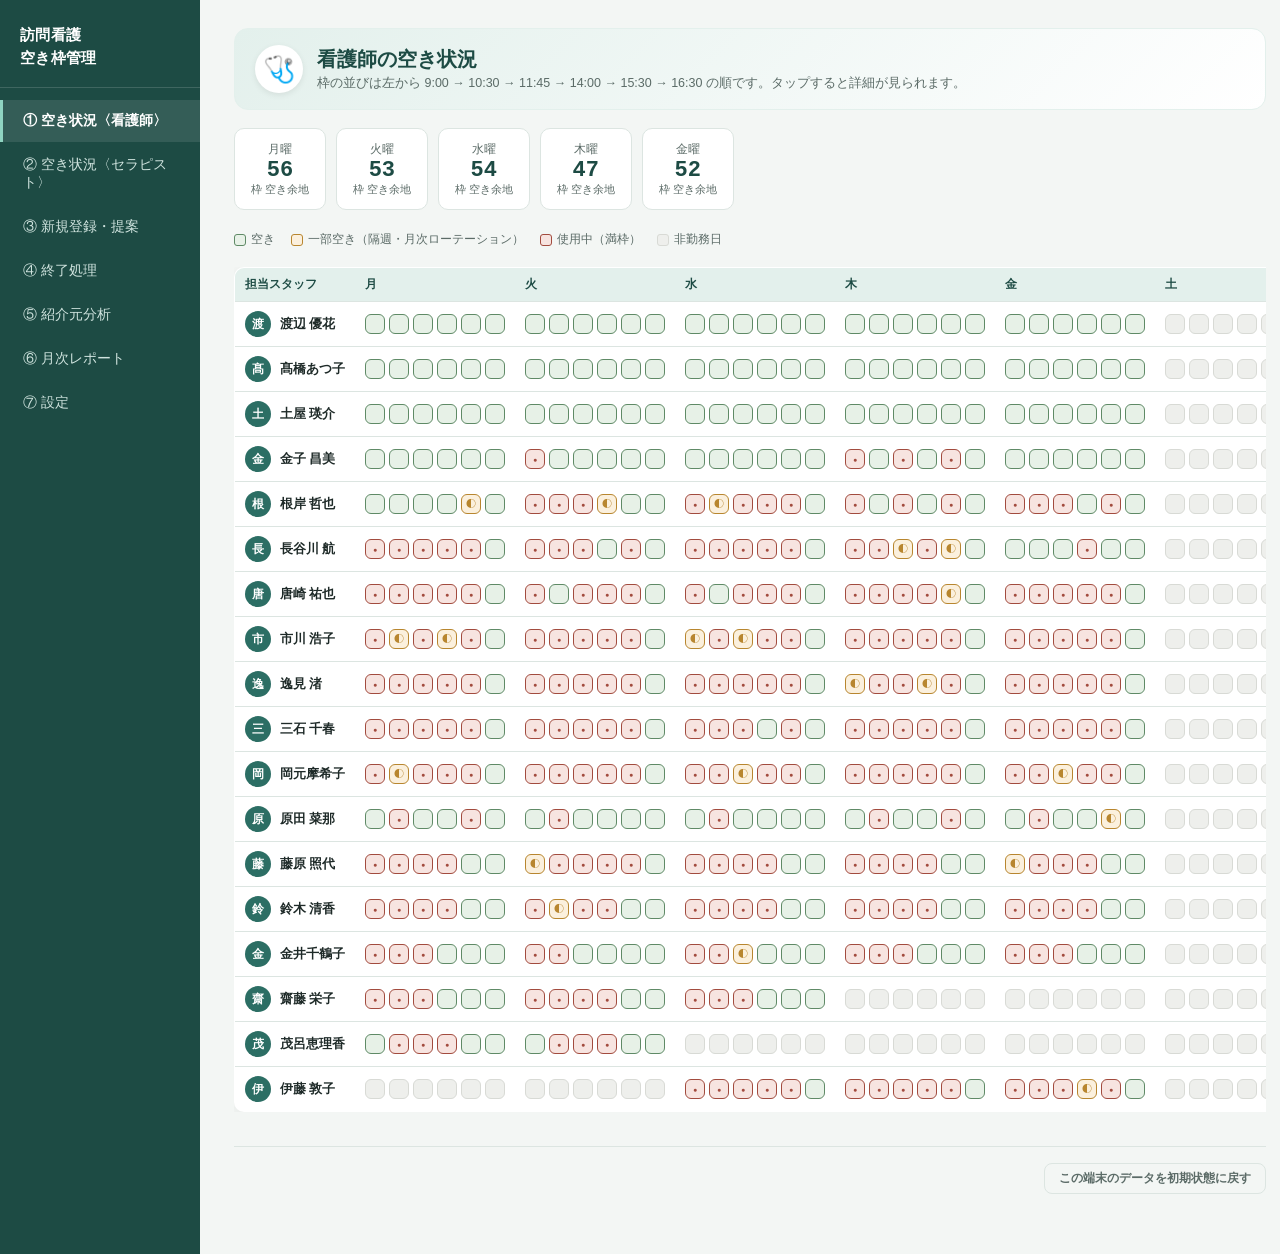
<file: 空き枠管理アプリ.html>
<!DOCTYPE html>
<html lang="ja">
<head>
<meta charset="UTF-8">
<meta name="viewport" content="width=device-width, initial-scale=1.0">
<title>空き枠管理・受け入れ提案</title>
<style>
  :root{
    --bg:#F3F6F4;
    --surface:#FFFFFF;
    --ink:#1E2A28;
    --ink-soft:#5B6B67;
    --line:#DCE5E1;
    --teal:#2C6E64;
    --teal-deep:#1D4B44;
    --teal-tint:#E3F0EC;
    --amber:#B8862F;
    --amber-tint:#FBF0DD;
    --brick:#A24B3E;
    --brick-tint:#F7E4E0;
    --indigo:#4C5B8C;
    --indigo-tint:#E7E9F4;
    --sage:#5F8A66;
    --sage-tint:#E7F1E7;
    --radius:10px;
    --font-ui:"Zen Kaku Gothic New","Hiragino Kaku Gothic ProN","Yu Gothic Medium","Meiryo",sans-serif;
    --font-mono:"IBM Plex Mono","SFMono-Regular",Consolas,monospace;
  }
  @media (prefers-reduced-motion: reduce){
    *{ animation-duration:0.001ms !important; transition-duration:0.001ms !important; }
  }
  *{ box-sizing:border-box; }
  html,body{ margin:0; padding:0; background:var(--bg); color:var(--ink); font-family:var(--font-ui); }
  body{ padding:0; min-height:100vh; }
  .app{ display:flex; min-height:100vh; }
  .nav{
    width:200px; flex:0 0 200px; background:var(--teal-deep); color:#EAF3F0;
    padding:24px 0; display:flex; flex-direction:column; gap:2px;
  }
  .nav h1{ font-size:15px; font-weight:700; letter-spacing:.02em; padding:0 20px 18px; margin:0; color:#fff; line-height:1.5; border-bottom:1px solid rgba(255,255,255,.15); margin-bottom:10px;}
  .nav button{
    all:unset; cursor:pointer; padding:12px 20px; font-size:13.5px; color:#CFE3DE;
    border-left:3px solid transparent; font-family:var(--font-ui);
  }
  .nav button:hover{ background:rgba(255,255,255,.06); color:#fff; }
  .nav button.active{ background:rgba(255,255,255,.1); color:#fff; border-left-color:#8FD4C1; font-weight:700; }
  .nav button:focus-visible{ outline:2px solid #8FD4C1; outline-offset:-2px; }
  main{ flex:1; padding:28px 34px 60px; max-width:1100px; }
  .panel{ display:none; }
  .panel.active{ display:block; animation:fade .25s ease; }
  @keyframes fade{ from{opacity:0; transform:translateY(4px);} to{opacity:1; transform:none;} }

  h2.page-title{ font-size:20px; margin:0 0 4px; color:var(--teal-deep); }
  p.page-sub{ font-size:12.5px; color:var(--ink-soft); margin:0 0 22px; }

  .summary-row{ display:flex; gap:10px; margin-bottom:22px; flex-wrap:wrap; }
  .summary-card{
    background:var(--surface); border:1px solid var(--line); border-radius:var(--radius);
    padding:12px 16px; min-width:88px; text-align:center;
  }
  .summary-card .day{ font-size:12px; color:var(--ink-soft); }
  .summary-card .num{ font-family:var(--font-mono); font-size:22px; font-weight:700; color:var(--teal-deep); }
  .summary-card .unit{ font-size:10.5px; color:var(--ink-soft); }

  table.grid{ border-collapse:collapse; width:100%; background:var(--surface); border-radius:var(--radius); overflow:hidden; border:1px solid var(--line);}
  table.grid th, table.grid td{ padding:9px 10px; border-bottom:1px solid var(--line); font-size:12.5px; text-align:left; vertical-align:middle;}
  table.grid th{ background:var(--teal-tint); color:var(--teal-deep); font-weight:700; font-size:11.5px; }
  table.grid tr:last-child td{ border-bottom:none; }
  .staff-name{ white-space:nowrap; font-weight:600; }
  .legend{ display:flex; gap:16px; margin:10px 0 20px; font-size:11.5px; color:var(--ink-soft); flex-wrap:wrap;}
  .legend span{ display:inline-flex; align-items:center; gap:5px;}
  .legend i{ width:12px; height:12px; border-radius:3px; display:inline-block; }

  .modal-overlay{
    position:fixed; inset:0; background:rgba(20,28,26,.45); display:flex; align-items:center; justify-content:center;
    z-index:100; padding:20px;
  }
  .modal-overlay[hidden]{ display:none; }
  .modal-box{
    background:var(--surface); border-radius:14px; max-width:440px; width:100%; max-height:80vh; overflow-y:auto;
    padding:24px 24px 20px; position:relative; box-shadow:0 20px 50px rgba(0,0,0,.25);
  }
  .modal-close{ all:unset; position:absolute; top:14px; right:16px; cursor:pointer; font-size:18px; color:var(--ink-soft); line-height:1; padding:4px; }
  .modal-close:hover{ color:var(--brick); }
  .modal-head{ font-size:15px; font-weight:700; color:var(--teal-deep); margin:0 0 4px; }
  .modal-sub{ font-size:12px; color:var(--ink-soft); margin:0 0 16px; }
  .booking-card{ background:var(--bg); border:1px solid var(--line); border-radius:10px; padding:12px 14px; margin-bottom:10px; }
  .booking-card .bname{ font-weight:700; font-size:14px; margin-bottom:4px; }
  .booking-card .brow{ font-size:12px; color:var(--ink-soft); margin-bottom:2px; }
  .booking-card .btag{ display:inline-block; font-size:10.5px; font-weight:700; color:var(--teal); background:var(--teal-tint); padding:2px 8px; border-radius:999px; margin-bottom:6px; }
  .free-note{ font-size:12.5px; color:var(--sage); font-weight:700; background:var(--sage-tint); padding:8px 12px; border-radius:8px; }

  .ov-head{ display:flex; align-items:center; gap:14px; margin-bottom:18px; padding:16px 20px; border-radius:14px; }
  .ov-head-nurse{ background:linear-gradient(135deg, var(--teal-tint), #fff); border:1px solid var(--teal-tint); }
  .ov-head-therapist{ background:linear-gradient(135deg, var(--indigo-tint), #fff); border:1px solid var(--indigo-tint); }
  .ov-icon{ font-size:26px; width:48px; height:48px; border-radius:50%; background:#fff; display:flex; align-items:center; justify-content:center; box-shadow:0 2px 6px rgba(0,0,0,.08); flex-shrink:0; }

  table.ov-table{ box-shadow:0 3px 14px rgba(30,42,40,.06); }
  table.ov-table tr:hover td{ background:#FAFBFA; }
  .staff-cell{ display:flex; align-items:center; gap:9px; }
  .avatar{
    width:26px; height:26px; border-radius:50%; display:flex; align-items:center; justify-content:center;
    font-size:11.5px; font-weight:700; color:#fff; flex-shrink:0;
  }
  .avatar.nurse{ background:var(--teal); }
  .avatar.therapist{ background:var(--indigo); }

  .strip{ display:flex; gap:4px; }
  .strip .blk{
    width:20px; height:20px; border-radius:6px; background:var(--sage-tint); border:1px solid var(--sage);
    position:relative; cursor:pointer; display:flex; align-items:center; justify-content:center; font-size:9px;
    transition:transform .12s ease;
  }
  .strip .blk.busy{ background:var(--brick-tint); border-color:var(--brick); color:var(--brick); }
  .strip .blk.busy::after{ content:'●'; font-size:7px; }
  .strip .blk.partial{ background:var(--amber-tint); border-color:var(--amber); color:var(--amber); }
  .strip .blk.partial::after{ content:'◐'; font-size:10px; }
  .strip .blk.off{ background:#EEEFEC; border-color:#D8DAD5; cursor:default; }
  .strip .blk:hover{ transform:scale(1.18); }
  .strip .blk:focus-visible{ outline:2px solid var(--teal); outline-offset:1px; }

  .staff-row-item{ display:flex; align-items:center; justify-content:space-between; background:var(--surface); border:1px solid var(--line); border-radius:8px; padding:9px 12px; margin-bottom:6px; }
  .role-pill{ font-size:10px; font-weight:700; padding:2px 9px; border-radius:999px; margin-left:8px; }
  .role-pill.nurse{ background:var(--teal-tint); color:var(--teal-deep); }
  .role-pill.therapist{ background:var(--indigo-tint); color:var(--indigo); }

  form.intake{ background:var(--surface); border:1px solid var(--line); border-radius:var(--radius); padding:20px 22px; display:grid; grid-template-columns:1fr 1fr; gap:16px 22px; }
  form.intake .full{ grid-column:1/-1; }
  label{ display:block; font-size:12px; color:var(--ink-soft); margin-bottom:5px; font-weight:600;}
  input[type=text], select, textarea{
    width:100%; padding:8px 10px; border:1px solid var(--line); border-radius:7px; font-size:13.5px;
    font-family:var(--font-ui); background:#fcfdfc;
  }
  input:focus-visible, select:focus-visible, textarea:focus-visible, button:focus-visible{
    outline:2px solid var(--teal); outline-offset:1px;
  }
  .chip-group{ display:flex; gap:6px; flex-wrap:wrap; }
  .chip{
    border:1px solid var(--line); background:#fcfdfc; border-radius:999px; padding:6px 13px; font-size:12.5px;
    cursor:pointer; user-select:none; color:var(--ink-soft);
  }
  .chip.on{ background:var(--teal); border-color:var(--teal); color:#fff; font-weight:700;}
  .btn{
    all:unset; cursor:pointer; display:inline-block; padding:10px 22px; border-radius:8px; font-size:13.5px;
    font-weight:700; font-family:var(--font-ui); text-align:center;
  }
  .btn-primary{ background:var(--teal); color:#fff; }
  .btn-primary:hover{ background:var(--teal-deep); }
  .btn-ghost{ background:transparent; border:1px solid var(--line); color:var(--ink-soft); }
  .btn-danger{ background:var(--brick); color:#fff; }
  .btn-small{ padding:6px 14px; font-size:12px; }

  .suggestions{ margin-top:22px; display:flex; flex-direction:column; gap:12px; }
  .sugg-card{
    background:var(--surface); border:1px solid var(--line); border-left:4px solid var(--teal);
    border-radius:var(--radius); padding:14px 18px; display:flex; justify-content:space-between; align-items:center; gap:14px; flex-wrap:wrap;
  }
  .sugg-card.tier2{ border-left-color:var(--indigo); }
  .sugg-card.tier3{ border-left-color:var(--amber); }
  .sugg-tag{ font-size:10.5px; font-weight:700; letter-spacing:.04em; text-transform:uppercase; color:var(--teal); }
  .sugg-card.tier2 .sugg-tag{ color:var(--indigo); }
  .sugg-card.tier3 .sugg-tag{ color:var(--amber); }
  .sugg-text{ font-size:14.5px; font-weight:700; margin:3px 0 2px; font-family:var(--font-mono); }
  .sugg-sub{ font-size:12px; color:var(--ink-soft); }
  .empty-msg{ background:var(--brick-tint); color:var(--brick); border-radius:var(--radius); padding:16px 18px; font-size:13px; }

  .end-row{ display:flex; justify-content:space-between; align-items:center; background:var(--surface); border:1px solid var(--line); border-radius:8px; padding:11px 16px; margin-bottom:8px; font-size:13px; }
  .end-row .meta{ color:var(--ink-soft); font-size:11.5px; }

  .report-grid{ display:grid; grid-template-columns:repeat(auto-fill,minmax(150px,1fr)); gap:12px; margin-bottom:26px; }
  .month-card{ background:var(--surface); border:1px solid var(--line); border-radius:var(--radius); padding:14px; }
  .month-card .m{ font-family:var(--font-mono); font-size:12px; color:var(--ink-soft); margin-bottom:8px;}
  .bar-row{ display:flex; align-items:center; gap:6px; margin-bottom:5px; }
  .bar-row .lbl{ width:34px; font-size:10.5px; color:var(--ink-soft); }
  .bar-track{ flex:1; background:#EEF1EF; border-radius:4px; height:12px; overflow:hidden; }
  .bar-fill{ height:100%; border-radius:4px; }
  .bar-fill.new{ background:var(--sage); }
  .bar-fill.end{ background:var(--brick); }
  .bar-row .val{ width:18px; font-family:var(--font-mono); font-size:11px; text-align:right; }

  .toast{
    position:fixed; bottom:24px; right:24px; background:var(--teal-deep); color:#fff; padding:12px 20px;
    border-radius:8px; font-size:13px; box-shadow:0 6px 20px rgba(0,0,0,.18); opacity:0; transform:translateY(8px);
    transition:all .25s ease; pointer-events:none; z-index:50;
  }
  .toast.show{ opacity:1; transform:none; }
  .footer-actions{ margin-top:34px; padding-top:16px; border-top:1px solid var(--line); display:flex; justify-content:flex-end;}
  .setting-row{ display:flex; align-items:center; gap:8px; background:var(--surface); border:1px solid var(--line); border-radius:8px; padding:9px 12px; margin-bottom:7px; }
  .setting-row input[type=text]{ flex:1; }
  .setting-row .idx{ font-family:var(--font-mono); font-size:11px; color:var(--ink-soft); width:18px; }
  .icon-btn{ all:unset; cursor:pointer; padding:5px 8px; border-radius:6px; font-size:12px; color:var(--ink-soft); border:1px solid var(--line); }
  .icon-btn:hover{ background:var(--teal-tint); color:var(--teal-deep); }
  .icon-btn.danger:hover{ background:var(--brick-tint); color:var(--brick); }
  .master-row{ display:flex; align-items:center; justify-content:space-between; background:var(--surface); border:1px solid var(--line); border-radius:8px; padding:8px 12px; margin-bottom:6px; font-size:13px; }
  @media (max-width:760px){
    .app{ flex-direction:column; }
    .nav{ width:100%; flex-direction:row; overflow-x:auto; padding:10px 6px; }
    .nav h1{ display:none; }
    .nav button{ border-left:none; border-bottom:3px solid transparent; white-space:nowrap; }
    .nav button.active{ border-bottom-color:#8FD4C1; }
    main{ padding:18px 16px 50px; }
    form.intake{ grid-template-columns:1fr; }
  }
</style>
</head>
<body>
<div class="app">
  <nav class="nav">
    <h1>訪問看護<br>空き枠管理</h1>
    <button data-panel="overview-nurse" class="active">① 空き状況〈看護師〉</button>
    <button data-panel="overview-therapist">② 空き状況〈セラピスト〉</button>
    <button data-panel="intake">③ 新規登録・提案</button>
    <button data-panel="end">④ 終了処理</button>
    <button data-panel="referral">⑤ 紹介元分析</button>
    <button data-panel="report">⑥ 月次レポート</button>
    <button data-panel="settings">⑦ 設定</button>
  </nav>
  <main>

    <section id="panel-overview-nurse" class="panel active">
      <div class="ov-head ov-head-nurse">
        <div class="ov-icon">🩺</div>
        <div>
          <h2 class="page-title" style="margin:0;">看護師の空き状況</h2>
          <p class="page-sub" style="margin:2px 0 0;">枠の並びは左から <span id="slotHint-看護師"></span> の順です。タップすると詳細が見られます。</p>
        </div>
      </div>
      <div class="summary-row" id="summaryRow-看護師"></div>
      <div class="legend" id="legend-看護師"><span><i style="background:var(--sage-tint);border:1px solid var(--sage)"></i>空き</span>
        <span><i style="background:var(--amber-tint);border:1px solid var(--amber)"></i>一部空き（隔週・月次ローテーション）</span>
        <span><i style="background:var(--brick-tint);border:1px solid var(--brick)"></i>使用中（満枠）</span>
        <span><i style="background:#EEEFEC;border:1px solid #D8DAD5"></i>非勤務日</span></div>
      <div style="overflow-x:auto;">
        <table class="grid ov-table" id="overviewTable-看護師"></table>
      </div>
    </section>

    <section id="panel-overview-therapist" class="panel">
      <div class="ov-head ov-head-therapist">
        <div class="ov-icon">🧘</div>
        <div>
          <h2 class="page-title" style="margin:0;">セラピストの空き状況</h2>
          <p class="page-sub" style="margin:2px 0 0;">枠の並びは左から <span id="slotHint-セラピスト"></span> の順です。タップすると詳細が見られます。</p>
        </div>
      </div>
      <div class="summary-row" id="summaryRow-セラピスト"></div>
      <div class="legend" id="legend-セラピスト"><span><i style="background:var(--sage-tint);border:1px solid var(--sage)"></i>空き</span>
        <span><i style="background:var(--amber-tint);border:1px solid var(--amber)"></i>一部空き（隔週・月次ローテーション）</span>
        <span><i style="background:var(--brick-tint);border:1px solid var(--brick)"></i>使用中（満枠）</span>
        <span><i style="background:#EEEFEC;border:1px solid #D8DAD5"></i>非勤務日</span></div>
      <div style="overflow-x:auto;">
        <table class="grid ov-table" id="overviewTable-セラピスト"></table>
      </div>
    </section>

    <section id="panel-intake" class="panel">
      <h2 class="page-title">新規登録・自動提案</h2>
      <p class="page-sub">条件を入れると、今の空き状況から候補枠を自動で探して提案します（第三者への送信は行わず、この画面内だけで計算しています）。</p>
      <form class="intake" id="intakeForm">
        <div>
          <label for="f-role">職種</label>
          <select id="f-role">
            <option value="看護師">看護師</option>
            <option value="セラピスト">セラピスト</option>
          </select>
        </div>
        <div>
          <label for="f-name">利用者様 氏名</label>
          <input type="text" id="f-name" placeholder="例：山田太郎">
        </div>
        <div>
          <label for="f-pattern">訪問頻度パターン</label>
          <select id="f-pattern">
            <option value="weekly">毎週（曜日を指定・複数日選択可）</option>
            <option value="biweekly_13">隔週（第1・3週）</option>
            <option value="biweekly_24">隔週（第2・4週）</option>
            <option value="monthly_1">月1回（第1週）</option>
            <option value="monthly_2">月1回（第2週）</option>
            <option value="monthly_3">月1回（第3週）</option>
            <option value="monthly_4">月1回（第4週）</option>
          </select>
        </div>
        <div id="freqWeeklyWrap">
          <label for="f-freq">毎週の場合の回数（週）</label>
          <select id="f-freq">
            <option value="1">週1回</option>
            <option value="2" selected>週2回</option>
            <option value="3">週3回</option>
            <option value="4">週4回</option>
            <option value="5">週5回（毎日）</option>
          </select>
        </div>
        <div class="full">
          <label id="dayChipsLabel">希望曜日（未選択＝指定なし）</label>
          <div class="chip-group" id="dayChips"></div>
        </div>
        <div class="full">
          <label>希望時間帯（未選択＝指定なし）</label>
          <div class="chip-group" id="slotChips"></div>
        </div>
        <div>
          <label for="f-disease">疾患名</label>
          <input type="text" id="f-disease" placeholder="例：認知症">
        </div>
        <div>
          <label for="f-alone">独居</label>
          <select id="f-alone">
            <option value="不明">不明</option>
            <option value="はい">はい</option>
            <option value="いいえ">いいえ</option>
          </select>
        </div>
        <div>
          <label for="f-cm">居宅介護支援事業所</label>
          <select id="f-cm"></select>
        </div>
        <div>
          <label for="f-hosp">医療機関（訪問看護指示書発行元）</label>
          <select id="f-hosp"></select>
        </div>
        <div class="full">
          <label for="f-timenote">実施時刻メモ（例外的な時間の場合のみ）</label>
          <input type="text" id="f-timenote" placeholder="例：本来15:30枠だが実際は16:00訪問、など">
        </div>
        <div class="full">
          <label for="f-note">備考</label>
          <textarea id="f-note" rows="2" placeholder="任意"></textarea>
        </div>
        <div class="full">
          <button type="submit" class="btn btn-primary">空き枠を探す</button>
        </div>
      </form>
      <div class="suggestions" id="suggestions"></div>
    </section>

    <section id="panel-end" class="panel">
      <h2 class="page-title">終了処理</h2>
      <p class="page-sub">現在「使用中」になっている枠の一覧です。訪問終了・利用終了になったものを解除すると、空き状況に反映されます。</p>
      <input type="text" id="endSearch" placeholder="利用者名で検索…" style="max-width:280px;margin-bottom:14px;padding:8px 10px;border:1px solid var(--line);border-radius:7px;font-size:13.5px;font-family:var(--font-ui);">
      <div id="endList"></div>
    </section>

    <section id="panel-referral" class="panel">
      <h2 class="page-title">紹介元分析</h2>
      <p class="page-sub">「居宅介護支援事業所」「医療機関（訪問看護指示書発行元）」ごとに、現在の実利用者数・全体に占める割合・直近の新規紹介数を集計します。※ここでの「割合」は自社の現在の利用者全体に占めるシェアという意味で計算しています（各事業所が抱える利用者全体の中での割合ではありません）。</p>
      <h3 style="font-size:14px;color:var(--teal-deep);margin:22px 0 8px;">居宅介護支援事業所別</h3>
      <table class="grid" id="cmTable"></table>
      <h3 style="font-size:14px;color:var(--teal-deep);margin:26px 0 8px;">医療機関別（訪問看護指示書発行元）</h3>
      <table class="grid" id="hospTable"></table>
    </section>

    <section id="panel-report" class="panel">
      <h2 class="page-title">月次レポート</h2>
      <p class="page-sub">このアプリ上で登録・終了処理をした件数を月ごとに集計しています（Excel側の既存データは対象になりません）。</p>
      <div class="report-grid" id="reportGrid"></div>
      <table class="grid" id="reportTable"></table>
    </section>

    <section id="panel-settings" class="panel">
      <h2 class="page-title">設定</h2>
      <p class="page-sub">時間帯の枠構成や、居宅介護支援事業所・医療機関のマスタを編集できます。</p>

      <h3 style="font-size:14px;color:var(--teal-deep);margin:8px 0 8px;">スタッフ管理</h3>
      <p class="page-sub" style="margin-bottom:10px;">看護師・セラピストの追加や削除ができます。削除は、そのスタッフに現在ご利用中の予定がない場合のみ行えます。</p>
      <div id="staffList"></div>
      <div style="display:flex;gap:8px;margin-top:10px;flex-wrap:wrap;">
        <input type="text" id="newStaffName" placeholder="スタッフ名" style="max-width:180px;">
        <select id="newStaffRole" style="max-width:140px;">
          <option value="看護師">看護師</option>
          <option value="セラピスト">セラピスト</option>
        </select>
        <button class="btn btn-ghost btn-small" id="addStaffBtn">＋ スタッフを追加</button>
      </div>

      <h3 style="font-size:14px;color:var(--teal-deep);margin:30px 0 8px;">時間帯（枠）の設定</h3>
      <p class="page-sub" style="margin-bottom:10px;">名前の変更・並べ替え・追加・削除ができます。削除は、その枠に現在ご利用中の予定がない場合のみ行えます。</p>
      <div id="slotSettingsList"></div>
      <div style="display:flex;gap:8px;margin-top:10px;">
        <input type="text" id="newSlotLabel" placeholder="新しい枠の名前（例：16:00〜）" style="max-width:240px;">
        <button class="btn btn-ghost btn-small" id="addSlotBtn">＋ 枠を追加</button>
      </div>

      <h3 style="font-size:14px;color:var(--teal-deep);margin:30px 0 8px;">看護師の勤務曜日</h3>
      <p class="page-sub" style="margin-bottom:10px;">土曜・日曜に勤務するスタッフはチェックを入れてください（未チェックの曜日は空き状況・提案の対象になりません）。</p>
      <div style="overflow-x:auto;"><table class="grid" id="workdayTable-看護師"></table></div>
      <h3 style="font-size:14px;color:var(--teal-deep);margin:24px 0 8px;">セラピストの勤務曜日</h3>
      <div style="overflow-x:auto;"><table class="grid" id="workdayTable-セラピスト"></table></div>

      <h3 style="font-size:14px;color:var(--teal-deep);margin:30px 0 8px;">居宅介護支援事業所マスタ</h3>
      <div id="cmList"></div>
      <div style="display:flex;gap:8px;margin-top:10px;">
        <input type="text" id="newCmName" placeholder="事業所名を入力">
        <button class="btn btn-ghost btn-small" id="addCmBtn">＋ 追加</button>
      </div>

      <h3 style="font-size:14px;color:var(--teal-deep);margin:30px 0 8px;">医療機関マスタ（訪問看護指示書発行元）</h3>
      <div id="hospList"></div>
      <div style="display:flex;gap:8px;margin-top:10px;">
        <input type="text" id="newHospName" placeholder="医療機関名を入力">
        <button class="btn btn-ghost btn-small" id="addHospBtn">＋ 追加</button>
      </div>
    </section>

    <div class="footer-actions">
      <button class="btn btn-ghost btn-small" id="resetBtn">この端末のデータを初期状態に戻す</button>
    </div>
  </main>
</div>
<div class="toast" id="toast"></div>
<div class="modal-overlay" id="slotModal" hidden>
  <div class="modal-box">
    <button class="modal-close" id="modalClose" aria-label="閉じる">×</button>
    <div id="modalContent"></div>
  </div>
</div>

<script>
const SEED = {"days": ["月", "火", "水", "木", "金"], "slotLabels": ["9:00", "10:30", "11:45", "14:00", "15:30", "16:30"], "staffOrder": ["渡辺 優花", "髙橋あつ子", "土屋 瑛介", "金子 昌美", "根岸 哲也", "長谷川 航", "唐崎 祐也", "市川 浩子", "逸見  渚", "三石 千春", "岡元摩希子", "原田 菜那", "藤原 照代", "鈴木 清香", "金井千鶴子", "齋藤 栄子", "茂呂恵理香", "伊藤 敦子"], "staffWorkdays": {"渡辺 優花": ["月", "火", "水", "木", "金"], "髙橋あつ子": ["月", "火", "水", "木", "金"], "土屋 瑛介": ["月", "火", "水", "木", "金"], "金子 昌美": ["月", "火", "水", "木", "金"], "根岸 哲也": ["月", "火", "水", "木", "金"], "長谷川 航": ["月", "火", "水", "木", "金"], "唐崎 祐也": ["月", "火", "水", "木", "金"], "市川 浩子": ["月", "火", "水", "木", "金"], "逸見  渚": ["月", "火", "水", "木", "金"], "三石 千春": ["月", "火", "水", "木", "金"], "岡元摩希子": ["月", "火", "水", "木", "金"], "原田 菜那": ["月", "火", "水", "木", "金"], "藤原 照代": ["月", "火", "水", "木", "金"], "鈴木 清香": ["月", "火", "水", "木", "金"], "金井千鶴子": ["月", "火", "水", "木", "金"], "齋藤 栄子": ["月", "火", "水"], "茂呂恵理香": ["月", "火"], "伊藤 敦子": ["水", "木", "金"]}, "legacyOccupancy": {"渡辺 優花|月": [[], [], [], [], [], []], "髙橋あつ子|月": [[], [], [], [], [], []], "土屋 瑛介|月": [[], [], [], [], [], []], "金子 昌美|月": [[], [], [], [], [], []], "根岸 哲也|月": [[], [], [], [], [{"weeks": [1], "timeNote": ""}, {"weeks": [3], "timeNote": ""}], []], "長谷川 航|月": [[{"weeks": [1, 2, 3, 4], "timeNote": ""}], [{"weeks": [1, 2, 3, 4], "timeNote": ""}], [{"weeks": [1, 2, 3, 4], "timeNote": ""}], [{"weeks": [1, 2, 3, 4], "timeNote": ""}], [{"weeks": [1, 2, 3, 4], "timeNote": ""}], []], "唐崎 祐也|月": [[{"weeks": [1, 2, 3, 4], "timeNote": ""}], [{"weeks": [1, 2, 3, 4], "timeNote": ""}], [{"weeks": [1, 2, 3, 4], "timeNote": ""}], [{"weeks": [1, 2, 3, 4], "timeNote": ""}], [{"weeks": [1, 2, 3, 4], "timeNote": ""}], []], "市川 浩子|月": [[{"weeks": [1, 2, 3, 4], "timeNote": ""}], [{"weeks": [1, 3], "timeNote": ""}, {"weeks": [2], "timeNote": ""}], [{"weeks": [1, 2, 3, 4], "timeNote": ""}], [{"weeks": [1, 3], "timeNote": ""}], [{"weeks": [1, 2, 3, 4], "timeNote": ""}], []], "逸見  渚|月": [[{"weeks": [1, 2, 3, 4], "timeNote": ""}], [{"weeks": [1, 2, 3, 4], "timeNote": ""}], [{"weeks": [1, 2, 3, 4], "timeNote": ""}], [{"weeks": [1, 2, 3, 4], "timeNote": ""}], [{"weeks": [1, 2, 3, 4], "timeNote": ""}], []], "三石 千春|月": [[{"weeks": [1, 2, 3, 4], "timeNote": ""}], [{"weeks": [1, 2, 3, 4], "timeNote": ""}], [{"weeks": [1, 2, 3, 4], "timeNote": ""}], [{"weeks": [1, 2, 3, 4], "timeNote": ""}], [{"weeks": [1, 2, 3, 4], "timeNote": ""}, {"weeks": [1, 2, 3, 4], "timeNote": ""}], []], "岡元摩希子|月": [[{"weeks": [1, 2, 3, 4], "timeNote": ""}], [{"weeks": [1], "timeNote": ""}, {"weeks": [2, 4], "timeNote": ""}], [{"weeks": [1, 2, 3, 4], "timeNote": ""}], [{"weeks": [1, 2, 3, 4], "timeNote": ""}], [{"weeks": [1, 2, 3, 4], "timeNote": ""}], []], "原田 菜那|月": [[], [{"weeks": [1, 2, 3, 4], "timeNote": ""}], [], [], [{"weeks": [1, 2, 3, 4], "timeNote": ""}], []], "藤原 照代|月": [[{"weeks": [1, 2, 3, 4], "timeNote": ""}], [{"weeks": [1, 2, 3, 4], "timeNote": ""}], [{"weeks": [1, 2, 3, 4], "timeNote": ""}], [{"weeks": [1, 2, 3, 4], "timeNote": ""}], [], []], "鈴木 清香|月": [[{"weeks": [1, 2, 3, 4], "timeNote": ""}], [{"weeks": [1, 2, 3, 4], "timeNote": ""}], [{"weeks": [1, 2, 3, 4], "timeNote": ""}], [{"weeks": [1, 2, 3, 4], "timeNote": ""}], [], []], "金井千鶴子|月": [[{"weeks": [1, 2, 3, 4], "timeNote": ""}], [{"weeks": [1, 2, 3, 4], "timeNote": ""}], [{"weeks": [1, 2, 3, 4], "timeNote": ""}], [], [], []], "齋藤 栄子|月": [[{"weeks": [1, 2, 3, 4], "timeNote": ""}], [{"weeks": [1, 2, 3, 4], "timeNote": ""}], [{"weeks": [1, 2, 3, 4], "timeNote": ""}], [], [], []], "茂呂恵理香|月": [[], [{"weeks": [1, 2, 3, 4], "timeNote": ""}], [{"weeks": [1, 2, 3, 4], "timeNote": ""}, {"weeks": [1, 2, 3, 4], "timeNote": ""}], [{"weeks": [1, 2, 3, 4], "timeNote": ""}], [], []], "渡辺 優花|火": [[], [], [], [], [], []], "髙橋あつ子|火": [[], [], [], [], [], []], "土屋 瑛介|火": [[], [], [], [], [], []], "金子 昌美|火": [[{"weeks": [1, 2, 3, 4], "timeNote": ""}], [], [], [], [], []], "根岸 哲也|火": [[{"weeks": [1, 2, 3, 4], "timeNote": ""}], [{"weeks": [1, 2, 3, 4], "timeNote": ""}], [{"weeks": [1, 2, 3, 4], "timeNote": ""}], [{"weeks": [2, 4], "timeNote": ""}], [], []], "長谷川 航|火": [[{"weeks": [1, 2, 3, 4], "timeNote": ""}], [{"weeks": [1, 2, 3, 4], "timeNote": ""}], [{"weeks": [1, 2, 3, 4], "timeNote": ""}], [], [{"weeks": [1, 2, 3, 4], "timeNote": ""}], []], "唐崎 祐也|火": [[{"weeks": [1, 2, 3, 4], "timeNote": ""}], [], [{"weeks": [1, 2, 3, 4], "timeNote": ""}], [{"weeks": [1, 2, 3, 4], "timeNote": ""}], [{"weeks": [1, 2, 3, 4], "timeNote": ""}], []], "市川 浩子|火": [[{"weeks": [1, 2, 3, 4], "timeNote": ""}], [{"weeks": [1, 2, 3, 4], "timeNote": "10:00"}, {"weeks": [1, 2, 3, 4], "timeNote": ""}], [{"weeks": [1, 2, 3, 4], "timeNote": ""}], [{"weeks": [1, 2, 3, 4], "timeNote": ""}], [{"weeks": [1, 2, 3, 4], "timeNote": ""}], []], "逸見  渚|火": [[{"weeks": [1, 2, 3, 4], "timeNote": ""}], [{"weeks": [1, 2, 3, 4], "timeNote": ""}], [{"weeks": [1, 2, 3, 4], "timeNote": ""}], [{"weeks": [1, 2, 3, 4], "timeNote": ""}], [{"weeks": [1, 2, 3, 4], "timeNote": ""}], []], "三石 千春|火": [[{"weeks": [1, 2, 3, 4], "timeNote": ""}], [{"weeks": [1, 2, 3, 4], "timeNote": ""}], [{"weeks": [1, 2, 3, 4], "timeNote": ""}], [{"weeks": [1, 2, 3, 4], "timeNote": ""}], [{"weeks": [1, 2, 3, 4], "timeNote": ""}], []], "岡元摩希子|火": [[{"weeks": [1, 2, 3, 4], "timeNote": ""}], [{"weeks": [1, 2, 3, 4], "timeNote": ""}], [{"weeks": [1, 2, 3, 4], "timeNote": ""}], [{"weeks": [1, 2, 3, 4], "timeNote": ""}], [{"weeks": [1, 2, 3, 4], "timeNote": ""}], []], "原田 菜那|火": [[], [{"weeks": [1, 2, 3, 4], "timeNote": ""}], [], [], [], []], "藤原 照代|火": [[{"weeks": [2, 4], "timeNote": ""}, {"weeks": [3], "timeNote": ""}], [{"weeks": [1, 2, 3, 4], "timeNote": ""}], [{"weeks": [1, 2, 3, 4], "timeNote": ""}], [{"weeks": [1, 2, 3, 4], "timeNote": ""}], [{"weeks": [1, 2, 3, 4], "timeNote": ""}], []], "鈴木 清香|火": [[{"weeks": [1, 2, 3, 4], "timeNote": ""}], [{"weeks": [3], "timeNote": ""}, {"weeks": [4], "timeNote": ""}], [{"weeks": [1, 2, 3, 4], "timeNote": ""}], [{"weeks": [1, 2, 3, 4], "timeNote": ""}], [], []], "金井千鶴子|火": [[{"weeks": [1, 2, 3, 4], "timeNote": ""}], [{"weeks": [1, 2, 3, 4], "timeNote": ""}], [], [], [], []], "齋藤 栄子|火": [[{"weeks": [1, 2, 3, 4], "timeNote": ""}], [{"weeks": [1, 2, 3, 4], "timeNote": ""}], [{"weeks": [1, 2, 3, 4], "timeNote": ""}], [{"weeks": [1, 2, 3, 4], "timeNote": ""}], [], []], "茂呂恵理香|火": [[], [{"weeks": [1, 2, 3, 4], "timeNote": ""}], [{"weeks": [1, 2, 3, 4], "timeNote": ""}], [{"weeks": [1, 2, 3, 4], "timeNote": ""}], [], []], "渡辺 優花|水": [[], [], [], [], [], []], "髙橋あつ子|水": [[], [], [], [], [], []], "土屋 瑛介|水": [[], [], [], [], [], []], "金子 昌美|水": [[], [], [], [], [], []], "根岸 哲也|水": [[{"weeks": [1, 2, 3, 4], "timeNote": ""}], [{"weeks": [1], "timeNote": ""}, {"weeks": [2], "timeNote": ""}, {"weeks": [4], "timeNote": ""}], [{"weeks": [1, 2, 3, 4], "timeNote": ""}], [{"weeks": [1, 2, 3, 4], "timeNote": ""}], [{"weeks": [1, 2, 3, 4], "timeNote": ""}], []], "長谷川 航|水": [[{"weeks": [1, 2, 3, 4], "timeNote": ""}], [{"weeks": [1, 2, 3, 4], "timeNote": ""}], [{"weeks": [1, 2, 3, 4], "timeNote": ""}], [{"weeks": [1, 2, 3, 4], "timeNote": ""}], [{"weeks": [1, 2, 3, 4], "timeNote": ""}], []], "唐崎 祐也|水": [[{"weeks": [1, 2, 3, 4], "timeNote": ""}], [], [{"weeks": [1, 2, 3, 4], "timeNote": ""}], [{"weeks": [1, 2, 3, 4], "timeNote": ""}], [{"weeks": [1, 2, 3, 4], "timeNote": ""}], []], "市川 浩子|水": [[{"weeks": [2], "timeNote": ""}], [{"weeks": [1, 2, 3, 4], "timeNote": ""}], [{"weeks": [1, 3], "timeNote": ""}], [{"weeks": [1, 2, 3, 4], "timeNote": ""}], [{"weeks": [1, 2, 3, 4], "timeNote": ""}], []], "逸見  渚|水": [[{"weeks": [1, 2, 3, 4], "timeNote": ""}], [{"weeks": [1, 2, 3, 4], "timeNote": ""}], [{"weeks": [1, 2, 3, 4], "timeNote": ""}], [{"weeks": [1, 2, 3, 4], "timeNote": ""}], [{"weeks": [1, 2, 3, 4], "timeNote": ""}], []], "三石 千春|水": [[{"weeks": [1, 2, 3, 4], "timeNote": ""}], [{"weeks": [1, 2, 3, 4], "timeNote": ""}], [{"weeks": [1, 3], "timeNote": ""}, {"weeks": [2], "timeNote": ""}, {"weeks": [4], "timeNote": ""}], [], [{"weeks": [1, 2, 3, 4], "timeNote": ""}], []], "岡元摩希子|水": [[{"weeks": [1, 2, 3, 4], "timeNote": ""}], [{"weeks": [1, 2, 3, 4], "timeNote": ""}], [{"weeks": [1], "timeNote": ""}, {"weeks": [2], "timeNote": ""}, {"weeks": [3], "timeNote": ""}], [{"weeks": [1, 2, 3, 4], "timeNote": ""}], [{"weeks": [1, 2, 3, 4], "timeNote": ""}], []], "原田 菜那|水": [[], [{"weeks": [1, 2, 3, 4], "timeNote": ""}], [], [], [], []], "藤原 照代|水": [[{"weeks": [1, 2, 3, 4], "timeNote": ""}], [{"weeks": [1, 2, 3, 4], "timeNote": ""}], [{"weeks": [1, 2, 3, 4], "timeNote": ""}], [{"weeks": [1, 3], "timeNote": ""}, {"weeks": [2, 4], "timeNote": ""}], [], []], "鈴木 清香|水": [[{"weeks": [1, 2, 3, 4], "timeNote": ""}], [{"weeks": [1, 2, 3, 4], "timeNote": ""}], [{"weeks": [1, 3], "timeNote": ""}, {"weeks": [2, 4], "timeNote": ""}], [{"weeks": [1, 2, 3, 4], "timeNote": ""}], [], []], "金井千鶴子|水": [[{"weeks": [1, 2, 3, 4], "timeNote": ""}], [{"weeks": [1], "timeNote": ""}, {"weeks": [2, 4], "timeNote": ""}, {"weeks": [3], "timeNote": ""}], [{"weeks": [3], "timeNote": ""}, {"weeks": [3], "timeNote": ""}], [], [], []], "齋藤 栄子|水": [[{"weeks": [1, 2, 3, 4], "timeNote": ""}], [{"weeks": [1, 2, 3, 4], "timeNote": ""}], [{"weeks": [1, 2, 3, 4], "timeNote": ""}], [], [], []], "伊藤 敦子|水": [[{"weeks": [1, 2, 3, 4], "timeNote": ""}], [{"weeks": [1, 2, 3, 4], "timeNote": ""}], [{"weeks": [1, 2, 3, 4], "timeNote": ""}], [{"weeks": [1, 2, 3, 4], "timeNote": ""}], [{"weeks": [1, 2, 3, 4], "timeNote": ""}], []], "渡辺 優花|木": [[], [], [], [], [], []], "髙橋あつ子|木": [[], [], [], [], [], []], "土屋 瑛介|木": [[], [], [], [], [], []], "金子 昌美|木": [[{"weeks": [1, 2, 3, 4], "timeNote": ""}, {"weeks": [4], "timeNote": "09:30"}], [], [{"weeks": [1, 2, 3, 4], "timeNote": ""}], [], [{"weeks": [1, 2, 3, 4], "timeNote": ""}], []], "根岸 哲也|木": [[{"weeks": [1, 2, 3, 4], "timeNote": ""}], [], [{"weeks": [1, 2, 3, 4], "timeNote": ""}], [], [{"weeks": [1, 2, 3, 4], "timeNote": ""}], []], "長谷川 航|木": [[{"weeks": [1, 2, 3, 4], "timeNote": ""}], [{"weeks": [1, 2, 3, 4], "timeNote": ""}], [{"weeks": [2], "timeNote": ""}], [{"weeks": [1, 2, 3, 4], "timeNote": ""}], [{"weeks": [1, 3], "timeNote": ""}], []], "唐崎 祐也|木": [[{"weeks": [1, 2, 3, 4], "timeNote": ""}], [{"weeks": [1, 2, 3, 4], "timeNote": ""}], [{"weeks": [1, 2, 3, 4], "timeNote": ""}], [{"weeks": [1, 2, 3, 4], "timeNote": ""}], [{"weeks": [3], "timeNote": ""}], []], "市川 浩子|木": [[{"weeks": [1, 2, 3, 4], "timeNote": ""}], [{"weeks": [1, 2, 3, 4], "timeNote": ""}], [{"weeks": [1, 2, 3, 4], "timeNote": ""}], [{"weeks": [1, 2, 3, 4], "timeNote": ""}], [{"weeks": [1, 2, 3, 4], "timeNote": ""}], []], "逸見  渚|木": [[{"weeks": [2, 4], "timeNote": ""}], [{"weeks": [1, 2, 3, 4], "timeNote": ""}], [{"weeks": [1, 2, 3, 4], "timeNote": ""}], [{"weeks": [1], "timeNote": ""}], [{"weeks": [1, 2, 3, 4], "timeNote": ""}], []], "三石 千春|木": [[{"weeks": [1, 2, 3, 4], "timeNote": ""}], [{"weeks": [1, 2, 3, 4], "timeNote": ""}], [{"weeks": [1, 2, 3, 4], "timeNote": ""}], [{"weeks": [1, 2, 3, 4], "timeNote": ""}], [{"weeks": [1, 2, 3, 4], "timeNote": ""}], []], "岡元摩希子|木": [[{"weeks": [1, 2, 3, 4], "timeNote": ""}], [{"weeks": [1, 2, 3, 4], "timeNote": ""}], [{"weeks": [1, 2, 3, 4], "timeNote": ""}], [{"weeks": [1, 2, 3, 4], "timeNote": ""}], [{"weeks": [1, 2, 3, 4], "timeNote": ""}], []], "原田 菜那|木": [[], [{"weeks": [1, 2, 3, 4], "timeNote": ""}], [], [], [{"weeks": [1, 2, 3, 4], "timeNote": ""}], []], "藤原 照代|木": [[{"weeks": [1, 2, 3, 4], "timeNote": ""}], [{"weeks": [1, 2, 3, 4], "timeNote": ""}], [{"weeks": [1, 2, 3, 4], "timeNote": ""}], [{"weeks": [1, 2, 3, 4], "timeNote": ""}], [], []], "鈴木 清香|木": [[{"weeks": [1, 2, 3, 4], "timeNote": ""}], [{"weeks": [1, 2, 3, 4], "timeNote": ""}], [{"weeks": [1, 2, 3, 4], "timeNote": ""}], [{"weeks": [1, 2, 3, 4], "timeNote": ""}], [], []], "金井千鶴子|木": [[{"weeks": [1, 2, 3, 4], "timeNote": ""}], [{"weeks": [1, 2, 3, 4], "timeNote": ""}], [{"weeks": [1, 2, 3, 4], "timeNote": ""}], [], [], []], "伊藤 敦子|木": [[{"weeks": [1, 2, 3, 4], "timeNote": ""}], [{"weeks": [1, 2, 3, 4], "timeNote": ""}], [{"weeks": [1, 2, 3, 4], "timeNote": ""}], [{"weeks": [1, 2, 3, 4], "timeNote": ""}], [{"weeks": [1, 2, 3, 4], "timeNote": ""}], []], "渡辺 優花|金": [[], [], [], [], [], []], "髙橋あつ子|金": [[], [], [], [], [], []], "土屋 瑛介|金": [[], [], [], [], [], []], "金子 昌美|金": [[], [], [], [], [], []], "根岸 哲也|金": [[{"weeks": [1, 2, 3, 4], "timeNote": ""}], [{"weeks": [1, 2, 3, 4], "timeNote": ""}], [{"weeks": [1, 2, 3, 4], "timeNote": ""}], [], [{"weeks": [1, 2, 3, 4], "timeNote": ""}], []], "長谷川 航|金": [[], [], [], [{"weeks": [1, 2, 3, 4], "timeNote": ""}], [], []], "唐崎 祐也|金": [[{"weeks": [1, 2, 3, 4], "timeNote": ""}], [{"weeks": [1, 2, 3, 4], "timeNote": ""}], [{"weeks": [1, 2, 3, 4], "timeNote": ""}], [{"weeks": [1, 2, 3, 4], "timeNote": ""}], [{"weeks": [1, 2, 3, 4], "timeNote": ""}], []], "市川 浩子|金": [[{"weeks": [1, 2, 3, 4], "timeNote": ""}], [{"weeks": [1, 2, 3, 4], "timeNote": ""}], [{"weeks": [1, 2, 3, 4], "timeNote": ""}], [{"weeks": [1, 2, 3, 4], "timeNote": ""}], [{"weeks": [1, 2, 3, 4], "timeNote": ""}], []], "逸見  渚|金": [[{"weeks": [1, 2, 3, 4], "timeNote": ""}], [{"weeks": [1, 3], "timeNote": ""}, {"weeks": [2, 4], "timeNote": ""}], [{"weeks": [1, 2, 3, 4], "timeNote": ""}], [{"weeks": [1, 2, 3, 4], "timeNote": ""}], [{"weeks": [1, 2, 3, 4], "timeNote": ""}], []], "三石 千春|金": [[{"weeks": [1, 2, 3, 4], "timeNote": ""}], [{"weeks": [1, 2, 3, 4], "timeNote": ""}], [{"weeks": [1, 2, 3, 4], "timeNote": ""}], [{"weeks": [1, 2, 3, 4], "timeNote": ""}], [{"weeks": [1, 2, 3, 4], "timeNote": ""}], []], "岡元摩希子|金": [[{"weeks": [1, 2, 3, 4], "timeNote": ""}], [{"weeks": [1, 2, 3, 4], "timeNote": ""}], [{"weeks": [2, 4], "timeNote": ""}], [{"weeks": [1, 2, 3, 4], "timeNote": ""}], [{"weeks": [1, 2, 3, 4], "timeNote": ""}], []], "原田 菜那|金": [[], [{"weeks": [1, 2, 3, 4], "timeNote": ""}], [], [], [{"weeks": [2], "timeNote": ""}, {"weeks": [3], "timeNote": ""}, {"weeks": [4], "timeNote": ""}], []], "藤原 照代|金": [[{"weeks": [2, 4], "timeNote": ""}], [{"weeks": [1, 2, 3, 4], "timeNote": ""}], [{"weeks": [1, 2, 3, 4], "timeNote": ""}], [{"weeks": [1, 2, 3, 4], "timeNote": ""}], [], []], "鈴木 清香|金": [[{"weeks": [1, 2, 3, 4], "timeNote": ""}], [{"weeks": [1, 2, 3, 4], "timeNote": ""}], [{"weeks": [1, 2, 3, 4], "timeNote": ""}], [{"weeks": [1, 2, 3, 4], "timeNote": ""}], [], []], "金井千鶴子|金": [[{"weeks": [1, 2, 3, 4], "timeNote": ""}], [{"weeks": [1, 2, 3, 4], "timeNote": ""}], [{"weeks": [1, 2, 3, 4], "timeNote": ""}], [], [], []], "伊藤 敦子|金": [[{"weeks": [1, 2, 3, 4], "timeNote": ""}], [{"weeks": [1, 2, 3, 4], "timeNote": ""}], [{"weeks": [1, 2, 3, 4], "timeNote": ""}], [{"weeks": [1, 3], "timeNote": ""}], [{"weeks": [1, 2, 3, 4], "timeNote": ""}], []]}};
</script>
<script>
// ---------- 基本データ ----------
const DAYS = ['月','火','水','木','金','土','日'];
const WEEKS = [1,2,3,4];
const ROLES = ['看護師','セラピスト'];

const PATTERNS = {
  weekly:      { label:'毎週',            kind:'weekly' },
  biweekly_13: { label:'隔週（第1・3週）', kind:'rotation', weeks:[1,3] },
  biweekly_24: { label:'隔週（第2・4週）', kind:'rotation', weeks:[2,4] },
  monthly_1:   { label:'月1回（第1週）',   kind:'rotation', weeks:[1] },
  monthly_2:   { label:'月1回（第2週）',   kind:'rotation', weeks:[2] },
  monthly_3:   { label:'月1回（第3週）',   kind:'rotation', weeks:[3] },
  monthly_4:   { label:'月1回（第4週）',   kind:'rotation', weeks:[4] },
};

let state = null; // { staff, slotLabels, staffWorkdays, bookings, eventLog, referralSources }
let uidCounter = 0;
function newId(){ uidCounter++; return Date.now()+'-'+uidCounter+'-'+Math.random().toString(36).slice(2,6); }

function todayStr(){
  const d = new Date();
  return d.getFullYear()+'-'+String(d.getMonth()+1).padStart(2,'0')+'-'+String(d.getDate()).padStart(2,'0');
}
function monthKey(dateStr){ return dateStr.slice(0,7); }
function slotCount(){ return state.slotLabels.length; }
function staffNames(role){
  return state.staff.filter(s=>!role || s.role===role).map(s=>s.name);
}
function staffInfo(name){
  return state.staff.find(s=>s.name===name) || {name, role:'看護師'};
}
function labelForWeeks(weeks){
  const sorted = (weeks||[1,2,3,4]).slice().sort((a,b)=>a-b);
  if(sorted.length>=4) return '毎週';
  const key = sorted.join(',');
  if(key==='1,3') return '隔週（第1・3週）';
  if(key==='2,4') return '隔週（第2・4週）';
  if(sorted.length===1) return `月1回（第${sorted[0]}週）`;
  return `第${sorted.join('・')}週`;
}

// ---------- 状態の読み込み・初期化・移行 ----------
async function loadState(){
  try{
    const raw = localStorage.getItem('appState');
    if(raw){
      state = migrateState(JSON.parse(raw));
      await saveState();
      return;
    }
  }catch(e){ /* not found yet */ }
  state = freshState();
  await saveState();
}

function freshState(){
  const staff = SEED.staffOrder.map(name=>({name, role:'看護師'}));
  const staffWorkdays = {};
  staff.forEach(s=>{ staffWorkdays[s.name] = (SEED.staffWorkdays[s.name]||[]).slice(); });
  const bookings = {};
  Object.entries(SEED.legacyOccupancy || {}).forEach(([key, slotArray])=>{
    const [staffName, day] = key.split('|');
    slotArray.forEach((occupants, slotIdx)=>{
      occupants.forEach(occ=>{
        const id = newId();
        bookings[id] = {
          staff: staffName, day, slotIdx,
          weeks: (occ.weeks && occ.weeks.length ? occ.weeks.slice() : WEEKS.slice()),
          patternValue: null,
          name:'', disease:'', alone:'不明', careManager:'', hospital:'',
          timeNote: occ.timeNote || '', note:'（Excel取り込み時点の既存予定／お名前は未登録です）',
          startDate: todayStr()
        };
      });
    });
  });
  return {
    staff,
    slotLabels: SEED.slotLabels.slice(),
    staffWorkdays,
    bookings,
    eventLog: [],
    referralSources: { careManagers: [], hospitals: [] }
  };
}

function migrateState(loaded){
  // スタッフ一覧が無い旧バージョンの場合、SEEDの看護師一覧として補完
  if(!loaded.staff){
    const names = new Set(SEED.staffOrder);
    Object.keys(loaded.staffWorkdays||{}).forEach(n=>names.add(n));
    loaded.staff = Array.from(names).map(name=>({name, role:'看護師'}));
  }
  if(!loaded.staffWorkdays){
    loaded.staffWorkdays = {};
    loaded.staff.forEach(s=>{ loaded.staffWorkdays[s.name] = (SEED.staffWorkdays[s.name]||[]).slice(); });
  }
  if(!loaded.referralSources) loaded.referralSources = { careManagers: [], hospitals: [] };
  if(!loaded.slotLabels) loaded.slotLabels = SEED.slotLabels.slice();

  if(loaded.bookings) return loaded;

  // さらに古い形式(occupancy真偽配列 + assignments)からの移行
  const bookings = {};
  Object.entries(loaded.occupancy || {}).forEach(([key, flags])=>{
    const [staffName, day] = key.split('|');
    flags.forEach((busy, slotIdx)=>{
      if(busy){
        const asg = (loaded.assignments || {})[staffName+'|'+day+'|'+slotIdx] || {};
        const id = newId();
        bookings[id] = {
          staff: staffName, day, slotIdx, weeks: WEEKS.slice(), patternValue:'weekly',
          name: asg.name||'', disease: asg.disease||'', alone: asg.alone||'不明',
          careManager: asg.careManager||'', hospital: asg.hospital||'', timeNote: asg.timeNote||'',
          note: asg.note||'', startDate: asg.startDate || todayStr()
        };
      }
    });
  });
  loaded.bookings = bookings;
  return loaded;
}

async function saveState(){
  try{
    localStorage.setItem('appState', JSON.stringify(state));
  }catch(e){
    console.error('保存に失敗しました', e);
  }
}

function worksOn(staff, day){
  return (state.staffWorkdays[staff]||[]).includes(day);
}
function bookingsAt(staff, day, slotIdx){
  return Object.entries(state.bookings)
    .filter(([id,b])=>b.staff===staff && b.day===day && b.slotIdx===slotIdx)
    .map(([id,b])=>Object.assign({id}, b));
}
function occupiedWeeksAt(staff, day, slotIdx){
  const weeks = new Set();
  bookingsAt(staff,day,slotIdx).forEach(b=> b.weeks.forEach(w=>weeks.add(w)));
  return weeks;
}
function isFullyFree(staff, day, slotIdx){
  return bookingsAt(staff,day,slotIdx).length === 0;
}
function isRotationFree(staff, day, slotIdx, candWeeks){
  const used = occupiedWeeksAt(staff,day,slotIdx);
  return candWeeks.every(w=>!used.has(w));
}
function slotVisualState(staff, day, slotIdx){
  const bks = bookingsAt(staff,day,slotIdx);
  if(bks.length===0) return 'free';
  const used = occupiedWeeksAt(staff,day,slotIdx);
  if(WEEKS.every(w=>used.has(w))) return 'busy';
  return 'partial';
}
function totalLoad(staff){
  return Object.values(state.bookings).filter(b=>b.staff===staff).length;
}

// ---------- ナビゲーション ----------
const RENDERERS = {
  'overview-nurse': ()=>renderOverview('看護師'),
  'overview-therapist': ()=>renderOverview('セラピスト'),
  intake: ()=>{ populateReferralSelects(); updatePatternUI(); },
  end: renderEndList,
  referral: renderReferralAnalysis,
  report: renderReport,
  settings: renderSettings
};
document.querySelectorAll('.nav button').forEach(btn=>{
  btn.addEventListener('click', ()=>{
    document.querySelectorAll('.nav button').forEach(b=>b.classList.remove('active'));
    document.querySelectorAll('.panel').forEach(p=>p.classList.remove('active'));
    btn.classList.add('active');
    document.getElementById('panel-'+btn.dataset.panel).classList.add('active');
    const fn = RENDERERS[btn.dataset.panel];
    if(fn) fn();
  });
});

function showToast(msg){
  const t = document.getElementById('toast');
  t.textContent = msg;
  t.classList.add('show');
  setTimeout(()=>t.classList.remove('show'), 2600);
}

// ---------- モーダル（タップで詳細） ----------
function closeModal(){ document.getElementById('slotModal').hidden = true; }
document.getElementById('modalClose').addEventListener('click', closeModal);
document.getElementById('slotModal').addEventListener('click', (e)=>{
  if(e.target.id==='slotModal') closeModal();
});

function patternLabelOf(b){ return labelForWeeks(b.weeks); }

async function endBookingById(id){
  const b = state.bookings[id];
  if(!b) return;
  if(!confirm(`${b.day}曜 ${state.slotLabels[b.slotIdx]}〜（${b.staff}／${b.name||'名前未登録'}）を終了にします。よろしいですか？`)) return;
  state.eventLog.push({
    id:newId(), type:'終了', date: todayStr(), name: b.name||'', staff:b.staff, day:b.day, slot:b.slotIdx,
    careManager: b.careManager||'', hospital: b.hospital||''
  });
  delete state.bookings[id];
  await saveState();
  showToast('終了処理を反映しました');
  closeModal();
  renderOverview('看護師'); renderOverview('セラピスト');
  if(document.getElementById('panel-end').classList.contains('active')) renderEndList();
}

function openSlotModal(staff, day, slotIdx){
  const modal = document.getElementById('slotModal');
  const content = document.getElementById('modalContent');
  const bks = bookingsAt(staff, day, slotIdx);
  const used = occupiedWeeksAt(staff, day, slotIdx);
  const freeWeeks = WEEKS.filter(w=>!used.has(w));
  let html = `<div class="modal-head">${day}曜　${state.slotLabels[slotIdx]}〜</div><div class="modal-sub">担当：${staff}（${staffInfo(staff).role}）</div>`;
  if(!bks.length){
    html += `<div class="free-note">この枠は現在すべての週で空いています</div>`;
  }else{
    bks.forEach(b=>{
      html += `<div class="booking-card">
        <div class="btag">${patternLabelOf(b)}</div>
        <div class="bname">${b.name || '（名前未登録）'}</div>
        <div class="brow">疾患：${b.disease||'―'}／独居：${b.alone||'―'}</div>
        <div class="brow">居宅：${b.careManager||'―'}</div>
        <div class="brow">医療機関：${b.hospital||'―'}</div>
        ${b.timeNote?`<div class="brow">時刻メモ：${b.timeNote}</div>`:''}
        ${b.note?`<div class="brow">備考：${b.note}</div>`:''}
        <div class="brow">登録日：${b.startDate||'―'}</div>
        <button class="btn btn-danger btn-small" style="margin-top:8px;" data-end="${b.id}">この予定を終了する</button>
      </div>`;
    });
    if(freeWeeks.length){
      html += `<div class="free-note">空いている週：第${freeWeeks.join('・第')}週</div>`;
    }
  }
  content.innerHTML = html;
  content.querySelectorAll('[data-end]').forEach(btn=>{
    btn.addEventListener('click', ()=>endBookingById(btn.dataset.end));
  });
  modal.hidden = false;
}

// ---------- ① ② 空き状況（看護師／セラピスト） ----------
function renderOverview(role){
  const names = staffNames(role);
  const hintEl = document.getElementById('slotHint-'+role);
  if(hintEl) hintEl.textContent = state.slotLabels.join(' → ');

  const summaryRow = document.getElementById('summaryRow-'+role);
  summaryRow.innerHTML = '';
  DAYS.forEach(day=>{
    let free = 0, total = 0;
    names.forEach(staff=>{
      if(!worksOn(staff, day)) return;
      for(let i=0;i<slotCount();i++){
        total++;
        if(slotVisualState(staff,day,i)!=='busy') free++;
      }
    });
    if(total===0) return;
    const card = document.createElement('div');
    card.className = 'summary-card';
    card.innerHTML = `<div class="day">${day}曜</div><div class="num">${free}</div><div class="unit">枠 空き余地</div>`;
    summaryRow.appendChild(card);
  });

  const table = document.getElementById('overviewTable-'+role);
  if(!names.length){
    table.innerHTML = `<tr><th>担当スタッフ</th></tr><tr><td style="color:var(--ink-soft);">${role}がまだ登録されていません。⑦設定の「スタッフ管理」から追加してください。</td></tr>`;
    return;
  }
  let html = '<tr><th>担当スタッフ</th>' + DAYS.map(d=>`<th>${d}</th>`).join('') + '</tr>';
  names.forEach(staff=>{
    const avatarClass = role==='セラピスト' ? 'therapist' : 'nurse';
    html += `<tr><td><div class="staff-cell"><div class="avatar ${avatarClass}">${staff.trim()[0]||'?'}</div><span class="staff-name">${staff}</span></div></td>`;
    DAYS.forEach(day=>{
      if(!worksOn(staff, day)){
        html += `<td><div class="strip">${state.slotLabels.map(()=>`<div class="blk off"></div>`).join('')}</div></td>`;
      }else{
        const blks = state.slotLabels.map((label,i)=>{
          const st = slotVisualState(staff,day,i);
          return `<button type="button" class="blk ${st==='free'?'':st}" data-staff="${staff}" data-day="${day}" data-slot="${i}" aria-label="${day}曜${label} ${staff}"></button>`;
        }).join('');
        html += `<td><div class="strip">${blks}</div></td>`;
      }
    });
    html += '</tr>';
  });
  table.innerHTML = html;
  table.querySelectorAll('.blk[data-staff]').forEach(el=>{
    el.addEventListener('click', ()=>openSlotModal(el.dataset.staff, el.dataset.day, Number(el.dataset.slot)));
  });
}

// ---------- ③ 新規登録・提案 ----------
let selectedDays = [];
let selectedSlots = [];

function buildChips(){
  buildDayChips();
  buildSlotChips();
}
function buildDayChips(){
  const dayWrap = document.getElementById('dayChips');
  dayWrap.innerHTML = DAYS.map(d=>`<span class="chip ${selectedDays.includes(d)?'on':''}" data-day="${d}">${d}</span>`).join('');
  dayWrap.querySelectorAll('.chip').forEach(chip=>{
    chip.addEventListener('click', ()=>{
      const d = chip.dataset.day;
      const isRotation = PATTERNS[document.getElementById('f-pattern').value].kind==='rotation';
      if(isRotation){
        selectedDays = selectedDays.includes(d) ? [] : [d];
      }else{
        if(selectedDays.includes(d)) selectedDays = selectedDays.filter(x=>x!==d);
        else selectedDays.push(d);
      }
      buildDayChips();
    });
  });
}
function buildSlotChips(){
  const slotWrap = document.getElementById('slotChips');
  selectedSlots = selectedSlots.filter(i=>i < slotCount());
  slotWrap.innerHTML = state.slotLabels.map((s,i)=>`<span class="chip ${selectedSlots.includes(i)?'on':''}" data-slot="${i}">${s}</span>`).join('');
  slotWrap.querySelectorAll('.chip').forEach(chip=>{
    chip.addEventListener('click', ()=>{
      const i = Number(chip.dataset.slot);
      if(selectedSlots.includes(i)){ selectedSlots = selectedSlots.filter(x=>x!==i); }
      else{ selectedSlots.push(i); }
      buildSlotChips();
    });
  });
}
function updatePatternUI(){
  const val = document.getElementById('f-pattern').value;
  const isRotation = PATTERNS[val].kind === 'rotation';
  document.getElementById('freqWeeklyWrap').style.display = isRotation ? 'none' : '';
  document.getElementById('dayChipsLabel').textContent = isRotation
    ? '希望曜日（1日だけ選べます／未選択なら自動探索）'
    : '希望曜日（未選択＝指定なし）';
  if(isRotation && selectedDays.length>1) selectedDays = [selectedDays[0]];
  buildDayChips();
}
document.getElementById('f-pattern').addEventListener('change', updatePatternUI);

function populateReferralSelects(){
  const cm = document.getElementById('f-cm');
  const hosp = document.getElementById('f-hosp');
  const opts = (list)=> `<option value="">未設定</option>` + list.map(n=>`<option value="${n}">${n}</option>`).join('');
  cm.innerHTML = opts(state.referralSources.careManagers);
  hosp.innerHTML = opts(state.referralSources.hospitals);
  buildSlotChips();
}

function orderedDays(preferred){
  if(!preferred || !preferred.length) return DAYS.slice();
  return DAYS.filter(d=>preferred.includes(d)).concat(DAYS.filter(d=>!preferred.includes(d)));
}
function orderedSlots(preferred){
  const all = state.slotLabels.map((_,i)=>i);
  if(!preferred || !preferred.length) return all;
  const pref = preferred.filter(i=>i<slotCount()).sort((a,b)=>a-b);
  return pref.concat(all.filter(i=>!pref.includes(i)));
}

function findWeeklySuggestions(freq, preferredDays, preferredSlots, role){
  const dayOrder = orderedDays(preferredDays);
  const slotOrder = orderedSlots(preferredSlots);
  const pool = staffNames(role);
  const results = [];
  let tier1Map = new Map();
  pool.forEach(staff=>{
    const workdays = dayOrder.filter(d=>worksOn(staff,d));
    if(workdays.length < freq) return;
    for(const slotIdx of slotOrder){
      const freeDays = workdays.filter(d=>isFullyFree(staff,d,slotIdx));
      if(freeDays.length >= freq){
        tier1Map.set(staff, {tier:1, staff, slotIdx, days: freeDays.slice(0,freq), load: totalLoad(staff)});
        break;
      }
    }
  });
  let tier1 = Array.from(tier1Map.values()).sort((a,b)=>a.load-b.load);
  results.push(...tier1.slice(0,3));
  if(results.length < 3){
    let tier2Map = new Map();
    pool.forEach(staff=>{
      if(tier1Map.has(staff)) return;
      const workdays = dayOrder.filter(d=>worksOn(staff,d));
      if(workdays.length < freq) return;
      const picks = [];
      workdays.forEach(d=>{
        for(const s of slotOrder){
          if(isFullyFree(staff,d,s)){ picks.push({day:d, slot:s}); break; }
        }
      });
      if(picks.length >= freq){
        tier2Map.set(staff, {tier:2, staff, picks: picks.slice(0,freq), load: totalLoad(staff)});
      }
    });
    let tier2 = Array.from(tier2Map.values()).sort((a,b)=>a.load-b.load);
    results.push(...tier2.slice(0, 3-results.length));
  }
  if(results.length < 1){
    const picks = [];
    for(const d of dayOrder){
      if(picks.length >= freq) break;
      for(const staff of pool){
        if(!worksOn(staff,d)) continue;
        let found = -1;
        for(const s of slotOrder){ if(isFullyFree(staff,d,s)){ found = s; break; } }
        if(found>=0){ picks.push({day:d, slot:found, staff}); break; }
      }
    }
    if(picks.length >= freq){
      results.push({tier:3, picks: picks.slice(0,freq), load:0});
    }
  }
  return results.slice(0,3);
}

function findRotationSuggestions(candWeeks, preferredDays, preferredSlots, role){
  const dayOrder = orderedDays(preferredDays);
  const slotOrder = orderedSlots(preferredSlots);
  const pool = staffNames(role).slice().sort((a,b)=>totalLoad(a)-totalLoad(b));
  const found = [];
  const seenStaff = new Set();
  for(const staff of pool){
    if(seenStaff.has(staff)) continue;
    for(const day of dayOrder){
      if(!worksOn(staff,day)) continue;
      for(const slotIdx of slotOrder){
        if(isRotationFree(staff,day,slotIdx,candWeeks)){
          found.push({tier:'rotation', staff, day, slotIdx, load: totalLoad(staff)});
          seenStaff.add(staff);
          break;
        }
      }
      if(seenStaff.has(staff)) break;
    }
    if(found.length>=3) break;
  }
  return found.slice(0,3);
}

function extraDaysNote(days, preferredDays){
  if(!preferredDays || !preferredDays.length) return '';
  const outside = days.filter(d=>!preferredDays.includes(d));
  if(outside.length && outside.length===days.length){
    return '※ご希望の曜日には空きがなかったため、別日程でご案内しています';
  }
  if(outside.length){
    return '※ご希望の曜日だけでは頻度に届かないため、他の曜日も含めています';
  }
  return '';
}

function labelSuggestion(s, preferredDays){
  if(s.tier==='rotation'){
    return { tag:'候補', text: `${s.day}曜　${state.slotLabels[s.slotIdx]}〜`, sub: `担当：${s.staff}` };
  }
  if(s.tier===1){
    const daysTxt = s.days.slice().sort((a,b)=>DAYS.indexOf(a)-DAYS.indexOf(b)).join('・');
    const note = extraDaysNote(s.days, preferredDays);
    return {
      tag:'第一候補（同じ担当・同じ時間）',
      text: `${daysTxt}　${state.slotLabels[s.slotIdx]}〜`,
      sub: `担当：${s.staff}` + (note?`　${note}`:'')
    };
  }
  if(s.tier===2){
    const sorted = s.picks.slice().sort((a,b)=>DAYS.indexOf(a.day)-DAYS.indexOf(b.day));
    const txt = sorted.map(p=>`${p.day}${state.slotLabels[p.slot]}〜`).join('・');
    const note = extraDaysNote(sorted.map(p=>p.day), preferredDays);
    return { tag:'第二候補（同じ担当・時間は日によって異なる）', text: txt, sub:`担当：${s.staff}` + (note?`　${note}`:'') };
  }
  const sorted = s.picks.slice().sort((a,b)=>DAYS.indexOf(a.day)-DAYS.indexOf(b.day));
  const txt = sorted.map(p=>`${p.day}${state.slotLabels[p.slot]}〜(${p.staff})`).join('・');
  return { tag:'代替案（複数の担当者に分かれます）', text: txt, sub:'継続性より、まず枠の確保を優先した案です' };
}

async function confirmSuggestion(s, patient, patternValue){
  const date = todayStr();
  const pattern = PATTERNS[patternValue];
  const create = (staff, day, slotIdx, weeks)=>{
    const id = newId();
    state.bookings[id] = {
      staff, day, slotIdx, weeks, patternValue,
      name: patient.name, disease: patient.disease, alone: patient.alone, note: patient.note,
      careManager: patient.careManager, hospital: patient.hospital, timeNote: patient.timeNote,
      startDate: date
    };
    state.eventLog.push({
      id: newId(), type:'新規', date, name: patient.name,
      staff, day, slot: slotIdx, careManager: patient.careManager, hospital: patient.hospital
    });
  };
  if(s.tier==='rotation'){ create(s.staff, s.day, s.slotIdx, pattern.weeks); }
  else if(s.tier===1){ s.days.forEach(d=>create(s.staff, d, s.slotIdx, WEEKS.slice())); }
  else if(s.tier===2){ s.picks.forEach(p=>create(s.staff, p.day, p.slot, WEEKS.slice())); }
  else { s.picks.forEach(p=>create(p.staff, p.day, p.slot, WEEKS.slice())); }
  await saveState();
  showToast(`${patient.name || '利用者様'} を登録しました`);
  document.getElementById('suggestions').innerHTML = '';
  document.getElementById('intakeForm').reset();
  selectedDays = []; selectedSlots = [];
  updatePatternUI();
  buildSlotChips();
  renderOverview('看護師'); renderOverview('セラピスト');
}

document.getElementById('intakeForm').addEventListener('submit', (e)=>{
  e.preventDefault();
  const role = document.getElementById('f-role').value;
  const patternValue = document.getElementById('f-pattern').value;
  const pattern = PATTERNS[patternValue];
  const freq = Number(document.getElementById('f-freq').value);
  const patient = {
    name: document.getElementById('f-name').value.trim(),
    disease: document.getElementById('f-disease').value.trim(),
    alone: document.getElementById('f-alone').value,
    careManager: document.getElementById('f-cm').value,
    hospital: document.getElementById('f-hosp').value,
    timeNote: document.getElementById('f-timenote').value.trim(),
    note: document.getElementById('f-note').value.trim(),
    freq
  };
  const sugg = pattern.kind==='weekly'
    ? findWeeklySuggestions(freq, selectedDays, selectedSlots, role)
    : findRotationSuggestions(pattern.weeks, selectedDays, selectedSlots, role);
  const box = document.getElementById('suggestions');
  if(!sugg.length){
    box.innerHTML = `<div class="empty-msg">条件に合う空き枠が見つかりませんでした。${role}の登録がない、または曜日・時間の希望が合っていない可能性があります。</div>`;
    return;
  }
  box.innerHTML = '';
  sugg.forEach(s=>{
    const info = labelSuggestion(s, selectedDays);
    const card = document.createElement('div');
    card.className = 'sugg-card' + (s.tier===2?' tier2':s.tier===3?' tier3':'');
    card.innerHTML = `
      <div>
        <div class="sugg-tag">${info.tag}</div>
        <div class="sugg-text">${info.text}</div>
        <div class="sugg-sub">${info.sub}</div>
      </div>
      <button class="btn btn-primary btn-small">この案で確定</button>
    `;
    card.querySelector('button').addEventListener('click', ()=>confirmSuggestion(s, patient, patternValue));
    box.appendChild(card);
  });
});

// ---------- ④ 終了処理 ----------
function renderEndList(){
  const wrap = document.getElementById('endList');
  const searchInput = document.getElementById('endSearch');
  const kw = (searchInput.value||'').trim();
  let rows = Object.entries(state.bookings).map(([id,b])=>Object.assign({id}, b));
  if(kw) rows = rows.filter(b=> (b.name||'').includes(kw));
  rows.sort((a,b)=> DAYS.indexOf(a.day)-DAYS.indexOf(b.day) || a.slotIdx-b.slotIdx);

  if(!rows.length){
    wrap.innerHTML = `<p class="page-sub">${kw ? '一致する利用者様が見つかりません。' : '現在、使用中の枠はありません。'}</p>`;
    return;
  }
  wrap.innerHTML = '';
  rows.forEach(b=>{
    const el = document.createElement('div');
    el.className = 'end-row';
    const nameTxt = b.name || '（名前未入力）';
    const role = staffInfo(b.staff).role;
    let metaTxt = `${role}／${patternLabelOf(b)}／疾患：${b.disease||'―'}／独居：${b.alone||'―'}／居宅：${b.careManager||'―'}／医療機関：${b.hospital||'―'}`;
    if(b.timeNote) metaTxt += `／時刻メモ：${b.timeNote}`;
    el.innerHTML = `
      <div>
        <div><strong>${b.day}曜 ${state.slotLabels[b.slotIdx]}〜</strong>　担当：${b.staff}　－　${nameTxt}</div>
        <div class="meta">${metaTxt}</div>
      </div>
      <button class="btn btn-danger btn-small">終了する</button>
    `;
    el.querySelector('button').addEventListener('click', ()=>endBookingById(b.id));
    wrap.appendChild(el);
  });
}
document.getElementById('endSearch').addEventListener('input', renderEndList);

// ---------- ⑤ 紹介元分析 ----------
function renderReferralAnalysisTable(tableId, field, label){
  const patients = new Map();
  Object.values(state.bookings).forEach(b=>{
    const key = b.name || '(名前未登録)';
    if(!patients.has(key)) patients.set(key, b[field] || '未設定');
  });
  const total = patients.size;
  const byGroup = {};
  patients.forEach(v=>{ byGroup[v] = (byGroup[v]||0)+1; });

  const thisMonth = monthKey(todayStr());
  const newThisMonth = {};
  const seenThisMonthNames = {};
  state.eventLog.filter(ev=>ev.type==='新規' && monthKey(ev.date)===thisMonth).forEach(ev=>{
    const g = ev[field] || '未設定';
    seenThisMonthNames[g] = seenThisMonthNames[g] || new Set();
    if(!seenThisMonthNames[g].has(ev.name)){
      seenThisMonthNames[g].add(ev.name);
      newThisMonth[g] = (newThisMonth[g]||0)+1;
    }
  });

  const groups = Object.keys(byGroup).sort((a,b)=>byGroup[b]-byGroup[a]);
  const table = document.getElementById(tableId);
  if(!groups.length){
    table.innerHTML = `<tr><th>${label}</th><th>現在の利用者数</th><th>割合</th><th>今月の新規</th></tr>
      <tr><td colspan="4" style="color:var(--ink-soft);">まだデータがありません</td></tr>`;
    return;
  }
  let html = `<tr><th>${label}</th><th>現在の利用者数</th><th>割合</th><th>今月の新規</th></tr>`;
  groups.forEach(g=>{
    const pct = total ? ((byGroup[g]/total)*100).toFixed(1) : '0.0';
    html += `<tr><td>${g}</td><td>${byGroup[g]}人</td><td>${pct}%</td><td>${newThisMonth[g]||0}人</td></tr>`;
  });
  table.innerHTML = html;
}
function renderReferralAnalysis(){
  renderReferralAnalysisTable('cmTable', 'careManager', '居宅介護支援事業所');
  renderReferralAnalysisTable('hospTable', 'hospital', '医療機関');
}

// ---------- ⑥ 月次レポート ----------
function renderReport(){
  const byMonth = {};
  state.eventLog.forEach(ev=>{
    const m = monthKey(ev.date);
    if(!byMonth[m]) byMonth[m] = {new:0, end:0};
    if(ev.type==='新規') byMonth[m].new++; else byMonth[m].end++;
  });
  const months = Object.keys(byMonth).sort();
  const grid = document.getElementById('reportGrid');
  const table = document.getElementById('reportTable');
  if(!months.length){
    grid.innerHTML = '<p class="page-sub">まだ登録・終了の記録がありません。③④の操作をすると、ここに集計されます。</p>';
    table.innerHTML = '';
    return;
  }
  const max = Math.max(...months.map(m=>Math.max(byMonth[m].new, byMonth[m].end)), 1);
  grid.innerHTML = months.map(m=>{
    const v = byMonth[m];
    return `<div class="month-card">
      <div class="m">${m}</div>
      <div class="bar-row"><span class="lbl">新規</span><div class="bar-track"><div class="bar-fill new" style="width:${v.new/max*100}%"></div></div><span class="val">${v.new}</span></div>
      <div class="bar-row"><span class="lbl">終了</span><div class="bar-track"><div class="bar-fill end" style="width:${v.end/max*100}%"></div></div><span class="val">${v.end}</span></div>
    </div>`;
  }).join('');

  let html = '<tr><th>年月</th><th>新規</th><th>終了</th><th>純増減</th></tr>';
  months.forEach(m=>{
    const v = byMonth[m];
    html += `<tr><td>${m}</td><td>${v.new}</td><td>${v.end}</td><td>${v.new-v.end>=0?'+':''}${v.new-v.end}</td></tr>`;
  });
  table.innerHTML = html;
}

// ---------- ⑦ 設定 ----------
async function addStaffMember(name, role){
  if(state.staff.some(s=>s.name===name)){
    alert('同じ名前のスタッフが既に登録されています。');
    return;
  }
  state.staff.push({name, role});
  state.staffWorkdays[name] = [];
  await saveState();
  renderSettings();
}
async function removeStaffMember(name){
  const hasBooking = Object.values(state.bookings).some(b=>b.staff===name);
  if(hasBooking){
    alert('このスタッフには現在ご利用中の予定があるため削除できません。先に「終了処理」で予定を終了してから削除してください。');
    return;
  }
  if(!confirm(`「${name}」を削除します。よろしいですか？`)) return;
  state.staff = state.staff.filter(s=>s.name!==name);
  delete state.staffWorkdays[name];
  await saveState();
  renderSettings();
  renderOverview('看護師'); renderOverview('セラピスト');
}

async function addSlot(label){
  state.slotLabels.push(label);
  await saveState();
  renderSettings();
}
async function renameSlot(idx, newLabel){
  state.slotLabels[idx] = newLabel;
  await saveState();
}
async function removeSlot(idx){
  const hasBooking = Object.values(state.bookings).some(b=>b.slotIdx===idx);
  if(hasBooking){
    alert('この枠には現在ご利用中の予定があるため削除できません。先に「終了処理」でその予定を終了してから削除してください。');
    return;
  }
  if(!confirm(`「${state.slotLabels[idx]}」枠を削除します。よろしいですか？`)) return;
  state.slotLabels.splice(idx,1);
  Object.values(state.bookings).forEach(b=>{ if(b.slotIdx > idx) b.slotIdx -= 1; });
  await saveState();
  renderSettings();
}
async function moveSlot(idx, dir){
  const newIdx = idx+dir;
  if(newIdx<0 || newIdx>=slotCount()) return;
  const labels = state.slotLabels;
  [labels[idx], labels[newIdx]] = [labels[newIdx], labels[idx]];
  Object.values(state.bookings).forEach(b=>{
    if(b.slotIdx===idx) b.slotIdx=newIdx;
    else if(b.slotIdx===newIdx) b.slotIdx=idx;
  });
  await saveState();
  renderSettings();
}

function renderSettings(){
  renderStaffList();

  const list = document.getElementById('slotSettingsList');
  list.innerHTML = '';
  state.slotLabels.forEach((label, idx)=>{
    const row = document.createElement('div');
    row.className = 'setting-row';
    row.innerHTML = `
      <span class="idx">${idx+1}</span>
      <input type="text" value="${label.replace(/"/g,'')}">
      <button class="icon-btn" data-act="up" ${idx===0?'disabled':''}>↑</button>
      <button class="icon-btn" data-act="down" ${idx===slotCount()-1?'disabled':''}>↓</button>
      <button class="icon-btn danger" data-act="del">削除</button>
    `;
    const input = row.querySelector('input');
    input.addEventListener('change', ()=>renameSlot(idx, input.value.trim() || label));
    row.querySelector('[data-act="up"]').addEventListener('click', ()=>moveSlot(idx,-1));
    row.querySelector('[data-act="down"]').addEventListener('click', ()=>moveSlot(idx,1));
    row.querySelector('[data-act="del"]').addEventListener('click', ()=>removeSlot(idx));
    list.appendChild(row);
  });

  renderMasterList('cmList', state.referralSources.careManagers, 'careManagers');
  renderMasterList('hospList', state.referralSources.hospitals, 'hospitals');
  renderWorkdayTable('看護師');
  renderWorkdayTable('セラピスト');
}

function renderStaffList(){
  const wrap = document.getElementById('staffList');
  if(!state.staff.length){ wrap.innerHTML = '<p class="page-sub">スタッフが登録されていません。</p>'; return; }
  wrap.innerHTML = '';
  state.staff.forEach(s=>{
    const row = document.createElement('div');
    row.className = 'staff-row-item';
    const pillClass = s.role==='セラピスト' ? 'therapist' : 'nurse';
    row.innerHTML = `<span>${s.name}<span class="role-pill ${pillClass}">${s.role}</span></span><button class="icon-btn danger">削除</button>`;
    row.querySelector('button').addEventListener('click', ()=>removeStaffMember(s.name));
    wrap.appendChild(row);
  });
}

function renderMasterList(containerId, arr, type){
  const wrap = document.getElementById(containerId);
  if(!arr.length){ wrap.innerHTML = '<p class="page-sub">まだ登録がありません。</p>'; return; }
  wrap.innerHTML = '';
  arr.forEach(name=>{
    const row = document.createElement('div');
    row.className = 'master-row';
    row.innerHTML = `<span>${name}</span><button class="icon-btn danger">削除</button>`;
    row.querySelector('button').addEventListener('click', async ()=>{
      state.referralSources[type] = state.referralSources[type].filter(n=>n!==name);
      await saveState();
      renderSettings();
    });
    wrap.appendChild(row);
  });
}

function renderWorkdayTable(role){
  const table = document.getElementById('workdayTable-'+role);
  const names = staffNames(role);
  if(!names.length){
    table.innerHTML = `<tr><th>${role}</th></tr><tr><td style="color:var(--ink-soft);">まだ登録がありません</td></tr>`;
    return;
  }
  let html = '<tr><th>スタッフ</th>' + DAYS.map(d=>`<th>${d}</th>`).join('') + '</tr>';
  names.forEach(staff=>{
    html += `<tr><td class="staff-name">${staff}</td>`;
    DAYS.forEach(day=>{
      const checked = worksOn(staff,day) ? 'checked' : '';
      html += `<td style="text-align:center;"><input type="checkbox" data-staff="${staff}" data-day="${day}" ${checked}></td>`;
    });
    html += '</tr>';
  });
  table.innerHTML = html;
  table.querySelectorAll('input[type=checkbox]').forEach(cb=>{
    cb.addEventListener('change', async ()=>{
      const staff = cb.dataset.staff, day = cb.dataset.day;
      const set = new Set(state.staffWorkdays[staff]||[]);
      if(cb.checked) set.add(day); else set.delete(day);
      state.staffWorkdays[staff] = DAYS.filter(d=>set.has(d));
      await saveState();
      renderOverview('看護師'); renderOverview('セラピスト');
    });
  });
}

document.getElementById('addStaffBtn').addEventListener('click', ()=>{
  const nameInput = document.getElementById('newStaffName');
  const roleSelect = document.getElementById('newStaffRole');
  const name = nameInput.value.trim();
  if(!name) return;
  addStaffMember(name, roleSelect.value);
  nameInput.value = '';
});
document.getElementById('addSlotBtn').addEventListener('click', ()=>{
  const input = document.getElementById('newSlotLabel');
  const v = input.value.trim();
  if(!v) return;
  addSlot(v);
  input.value = '';
});
document.getElementById('addCmBtn').addEventListener('click', async ()=>{
  const input = document.getElementById('newCmName');
  const v = input.value.trim();
  if(!v) return;
  if(!state.referralSources.careManagers.includes(v)) state.referralSources.careManagers.push(v);
  await saveState();
  input.value = '';
  renderSettings();
});
document.getElementById('addHospBtn').addEventListener('click', async ()=>{
  const input = document.getElementById('newHospName');
  const v = input.value.trim();
  if(!v) return;
  if(!state.referralSources.hospitals.includes(v)) state.referralSources.hospitals.push(v);
  await saveState();
  input.value = '';
  renderSettings();
});

// ---------- リセット ----------
document.getElementById('resetBtn').addEventListener('click', async ()=>{
  if(!confirm('この端末に保存されている登録内容をすべて消し、Excelから読み込んだ最初の状態に戻します。よろしいですか？')) return;
  state = freshState();
  await saveState();
  showToast('初期状態に戻しました');
  renderOverview('看護師'); renderOverview('セラピスト');
});

// ---------- 初期化 ----------
(async function init(){
  await loadState();
  buildChips();
  populateReferralSelects();
  updatePatternUI();
  renderOverview('看護師');
  renderOverview('セラピスト');
})();

</script>
</body>
</html>
</file>
